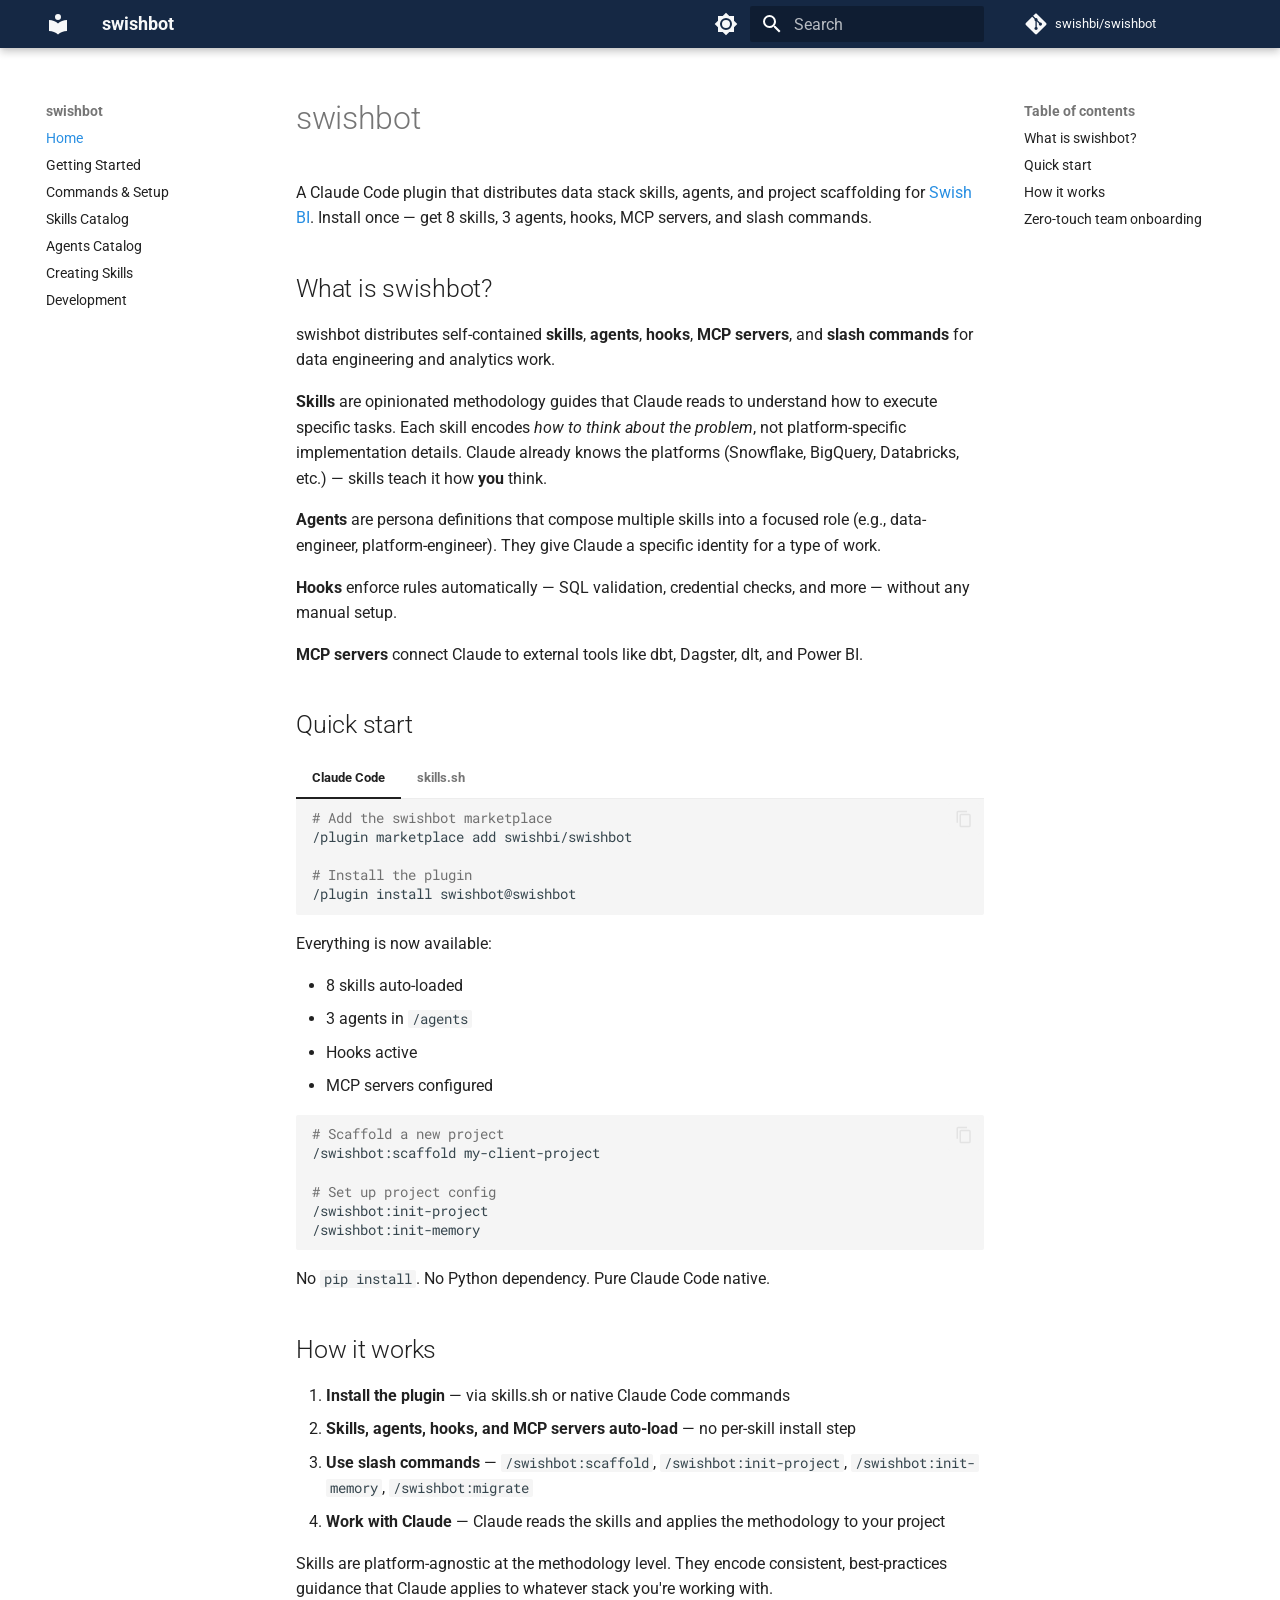
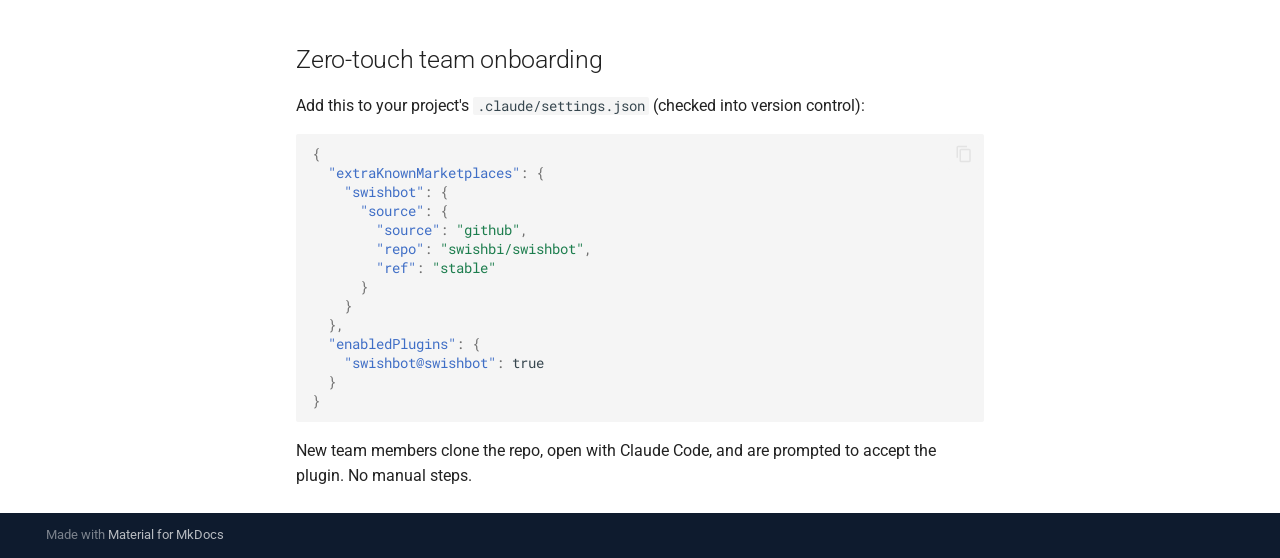
<file: index.html>
<!doctype html>
<html lang="en" class="no-js">
  <head>
    
      <meta charset="utf-8">
      <meta name="viewport" content="width=device-width,initial-scale=1">
      
        <meta name="description" content="Install data stack skills into your Claude environment">
      
      
      
        <link rel="canonical" href="https://swishbi.github.io/swishbot/">
      
      
      
        <link rel="next" href="getting-started/">
      
      
        
      
      
      <link rel="icon" href="assets/images/favicon.png">
      <meta name="generator" content="mkdocs-1.6.1, mkdocs-material-9.7.3">
    
    
      
        <title>swishbot</title>
      
    
    
      <link rel="stylesheet" href="assets/stylesheets/main.484c7ddc.min.css">
      
        
        <link rel="stylesheet" href="assets/stylesheets/palette.ab4e12ef.min.css">
      
      


    
    
      
    
    
      
        
        
        <link rel="preconnect" href="https://fonts.gstatic.com" crossorigin>
        <link rel="stylesheet" href="https://fonts.googleapis.com/css?family=Roboto:300,300i,400,400i,700,700i%7CRoboto+Mono:400,400i,700,700i&display=fallback">
        <style>:root{--md-text-font:"Roboto";--md-code-font:"Roboto Mono"}</style>
      
    
    
      <link rel="stylesheet" href="stylesheets/extra.css">
    
    <script>__md_scope=new URL(".",location),__md_hash=e=>[...e].reduce(((e,_)=>(e<<5)-e+_.charCodeAt(0)),0),__md_get=(e,_=localStorage,t=__md_scope)=>JSON.parse(_.getItem(t.pathname+"."+e)),__md_set=(e,_,t=localStorage,a=__md_scope)=>{try{t.setItem(a.pathname+"."+e,JSON.stringify(_))}catch(e){}}</script>
    
      

    
    
  </head>
  
  
    
    
      
    
    
    
    
    <body dir="ltr" data-md-color-scheme="default" data-md-color-primary="custom" data-md-color-accent="custom">
  
    
    <input class="md-toggle" data-md-toggle="drawer" type="checkbox" id="__drawer" autocomplete="off">
    <input class="md-toggle" data-md-toggle="search" type="checkbox" id="__search" autocomplete="off">
    <label class="md-overlay" for="__drawer"></label>
    <div data-md-component="skip">
      
        
        <a href="#swishbot" class="md-skip">
          Skip to content
        </a>
      
    </div>
    <div data-md-component="announce">
      
    </div>
    
    
      

  

<header class="md-header md-header--shadow" data-md-component="header">
  <nav class="md-header__inner md-grid" aria-label="Header">
    <a href="." title="swishbot" class="md-header__button md-logo" aria-label="swishbot" data-md-component="logo">
      
  
  <svg xmlns="http://www.w3.org/2000/svg" viewBox="0 0 24 24"><path d="M12 8a3 3 0 0 0 3-3 3 3 0 0 0-3-3 3 3 0 0 0-3 3 3 3 0 0 0 3 3m0 3.54C9.64 9.35 6.5 8 3 8v11c3.5 0 6.64 1.35 9 3.54 2.36-2.19 5.5-3.54 9-3.54V8c-3.5 0-6.64 1.35-9 3.54"/></svg>

    </a>
    <label class="md-header__button md-icon" for="__drawer">
      
      <svg xmlns="http://www.w3.org/2000/svg" viewBox="0 0 24 24"><path d="M3 6h18v2H3zm0 5h18v2H3zm0 5h18v2H3z"/></svg>
    </label>
    <div class="md-header__title" data-md-component="header-title">
      <div class="md-header__ellipsis">
        <div class="md-header__topic">
          <span class="md-ellipsis">
            swishbot
          </span>
        </div>
        <div class="md-header__topic" data-md-component="header-topic">
          <span class="md-ellipsis">
            
              Home
            
          </span>
        </div>
      </div>
    </div>
    
      
        <form class="md-header__option" data-md-component="palette">
  
    
    
    
    <input class="md-option" data-md-color-media="" data-md-color-scheme="default" data-md-color-primary="custom" data-md-color-accent="custom"  aria-label="Switch to dark mode"  type="radio" name="__palette" id="__palette_0">
    
      <label class="md-header__button md-icon" title="Switch to dark mode" for="__palette_1" hidden>
        <svg xmlns="http://www.w3.org/2000/svg" viewBox="0 0 24 24"><path d="M12 8a4 4 0 0 0-4 4 4 4 0 0 0 4 4 4 4 0 0 0 4-4 4 4 0 0 0-4-4m0 10a6 6 0 0 1-6-6 6 6 0 0 1 6-6 6 6 0 0 1 6 6 6 6 0 0 1-6 6m8-9.31V4h-4.69L12 .69 8.69 4H4v4.69L.69 12 4 15.31V20h4.69L12 23.31 15.31 20H20v-4.69L23.31 12z"/></svg>
      </label>
    
  
    
    
    
    <input class="md-option" data-md-color-media="" data-md-color-scheme="slate" data-md-color-primary="custom" data-md-color-accent="custom"  aria-label="Switch to light mode"  type="radio" name="__palette" id="__palette_1">
    
      <label class="md-header__button md-icon" title="Switch to light mode" for="__palette_0" hidden>
        <svg xmlns="http://www.w3.org/2000/svg" viewBox="0 0 24 24"><path d="M12 18c-.89 0-1.74-.2-2.5-.55C11.56 16.5 13 14.42 13 12s-1.44-4.5-3.5-5.45C10.26 6.2 11.11 6 12 6a6 6 0 0 1 6 6 6 6 0 0 1-6 6m8-9.31V4h-4.69L12 .69 8.69 4H4v4.69L.69 12 4 15.31V20h4.69L12 23.31 15.31 20H20v-4.69L23.31 12z"/></svg>
      </label>
    
  
</form>
      
    
    
      <script>var palette=__md_get("__palette");if(palette&&palette.color){if("(prefers-color-scheme)"===palette.color.media){var media=matchMedia("(prefers-color-scheme: light)"),input=document.querySelector(media.matches?"[data-md-color-media='(prefers-color-scheme: light)']":"[data-md-color-media='(prefers-color-scheme: dark)']");palette.color.media=input.getAttribute("data-md-color-media"),palette.color.scheme=input.getAttribute("data-md-color-scheme"),palette.color.primary=input.getAttribute("data-md-color-primary"),palette.color.accent=input.getAttribute("data-md-color-accent")}for(var[key,value]of Object.entries(palette.color))document.body.setAttribute("data-md-color-"+key,value)}</script>
    
    
    
      
      
        <label class="md-header__button md-icon" for="__search">
          
          <svg xmlns="http://www.w3.org/2000/svg" viewBox="0 0 24 24"><path d="M9.5 3A6.5 6.5 0 0 1 16 9.5c0 1.61-.59 3.09-1.56 4.23l.27.27h.79l5 5-1.5 1.5-5-5v-.79l-.27-.27A6.52 6.52 0 0 1 9.5 16 6.5 6.5 0 0 1 3 9.5 6.5 6.5 0 0 1 9.5 3m0 2C7 5 5 7 5 9.5S7 14 9.5 14 14 12 14 9.5 12 5 9.5 5"/></svg>
        </label>
        <div class="md-search" data-md-component="search" role="dialog">
  <label class="md-search__overlay" for="__search"></label>
  <div class="md-search__inner" role="search">
    <form class="md-search__form" name="search">
      <input type="text" class="md-search__input" name="query" aria-label="Search" placeholder="Search" autocapitalize="off" autocorrect="off" autocomplete="off" spellcheck="false" data-md-component="search-query" required>
      <label class="md-search__icon md-icon" for="__search">
        
        <svg xmlns="http://www.w3.org/2000/svg" viewBox="0 0 24 24"><path d="M9.5 3A6.5 6.5 0 0 1 16 9.5c0 1.61-.59 3.09-1.56 4.23l.27.27h.79l5 5-1.5 1.5-5-5v-.79l-.27-.27A6.52 6.52 0 0 1 9.5 16 6.5 6.5 0 0 1 3 9.5 6.5 6.5 0 0 1 9.5 3m0 2C7 5 5 7 5 9.5S7 14 9.5 14 14 12 14 9.5 12 5 9.5 5"/></svg>
        
        <svg xmlns="http://www.w3.org/2000/svg" viewBox="0 0 24 24"><path d="M20 11v2H8l5.5 5.5-1.42 1.42L4.16 12l7.92-7.92L13.5 5.5 8 11z"/></svg>
      </label>
      <nav class="md-search__options" aria-label="Search">
        
        <button type="reset" class="md-search__icon md-icon" title="Clear" aria-label="Clear" tabindex="-1">
          
          <svg xmlns="http://www.w3.org/2000/svg" viewBox="0 0 24 24"><path d="M19 6.41 17.59 5 12 10.59 6.41 5 5 6.41 10.59 12 5 17.59 6.41 19 12 13.41 17.59 19 19 17.59 13.41 12z"/></svg>
        </button>
      </nav>
      
    </form>
    <div class="md-search__output">
      <div class="md-search__scrollwrap" tabindex="0" data-md-scrollfix>
        <div class="md-search-result" data-md-component="search-result">
          <div class="md-search-result__meta">
            Initializing search
          </div>
          <ol class="md-search-result__list" role="presentation"></ol>
        </div>
      </div>
    </div>
  </div>
</div>
      
    
    
      <div class="md-header__source">
        <a href="https://github.com/swishbi/swishbot" title="Go to repository" class="md-source" data-md-component="source">
  <div class="md-source__icon md-icon">
    
    <svg xmlns="http://www.w3.org/2000/svg" viewBox="0 0 448 512"><!--! Font Awesome Free 7.1.0 by @fontawesome - https://fontawesome.com License - https://fontawesome.com/license/free (Icons: CC BY 4.0, Fonts: SIL OFL 1.1, Code: MIT License) Copyright 2025 Fonticons, Inc.--><path d="M439.6 236.1 244 40.5c-5.4-5.5-12.8-8.5-20.4-8.5s-15 3-20.4 8.4L162.5 81l51.5 51.5c27.1-9.1 52.7 16.8 43.4 43.7l49.7 49.7c34.2-11.8 61.2 31 35.5 56.7-26.5 26.5-70.2-2.9-56-37.3L240.3 199v121.9c25.3 12.5 22.3 41.8 9.1 55-6.4 6.4-15.2 10.1-24.3 10.1s-17.8-3.6-24.3-10.1c-17.6-17.6-11.1-46.9 11.2-56v-123c-20.8-8.5-24.6-30.7-18.6-45L142.6 101 8.5 235.1C3 240.6 0 247.9 0 255.5s3 15 8.5 20.4l195.6 195.7c5.4 5.4 12.7 8.4 20.4 8.4s15-3 20.4-8.4l194.7-194.7c5.4-5.4 8.4-12.8 8.4-20.4s-3-15-8.4-20.4"/></svg>
  </div>
  <div class="md-source__repository">
    swishbi/swishbot
  </div>
</a>
      </div>
    
  </nav>
  
</header>
    
    <div class="md-container" data-md-component="container">
      
      
        
          
        
      
      <main class="md-main" data-md-component="main">
        <div class="md-main__inner md-grid">
          
            
              
              <div class="md-sidebar md-sidebar--primary" data-md-component="sidebar" data-md-type="navigation" >
                <div class="md-sidebar__scrollwrap">
                  <div class="md-sidebar__inner">
                    



<nav class="md-nav md-nav--primary" aria-label="Navigation" data-md-level="0">
  <label class="md-nav__title" for="__drawer">
    <a href="." title="swishbot" class="md-nav__button md-logo" aria-label="swishbot" data-md-component="logo">
      
  
  <svg xmlns="http://www.w3.org/2000/svg" viewBox="0 0 24 24"><path d="M12 8a3 3 0 0 0 3-3 3 3 0 0 0-3-3 3 3 0 0 0-3 3 3 3 0 0 0 3 3m0 3.54C9.64 9.35 6.5 8 3 8v11c3.5 0 6.64 1.35 9 3.54 2.36-2.19 5.5-3.54 9-3.54V8c-3.5 0-6.64 1.35-9 3.54"/></svg>

    </a>
    swishbot
  </label>
  
    <div class="md-nav__source">
      <a href="https://github.com/swishbi/swishbot" title="Go to repository" class="md-source" data-md-component="source">
  <div class="md-source__icon md-icon">
    
    <svg xmlns="http://www.w3.org/2000/svg" viewBox="0 0 448 512"><!--! Font Awesome Free 7.1.0 by @fontawesome - https://fontawesome.com License - https://fontawesome.com/license/free (Icons: CC BY 4.0, Fonts: SIL OFL 1.1, Code: MIT License) Copyright 2025 Fonticons, Inc.--><path d="M439.6 236.1 244 40.5c-5.4-5.5-12.8-8.5-20.4-8.5s-15 3-20.4 8.4L162.5 81l51.5 51.5c27.1-9.1 52.7 16.8 43.4 43.7l49.7 49.7c34.2-11.8 61.2 31 35.5 56.7-26.5 26.5-70.2-2.9-56-37.3L240.3 199v121.9c25.3 12.5 22.3 41.8 9.1 55-6.4 6.4-15.2 10.1-24.3 10.1s-17.8-3.6-24.3-10.1c-17.6-17.6-11.1-46.9 11.2-56v-123c-20.8-8.5-24.6-30.7-18.6-45L142.6 101 8.5 235.1C3 240.6 0 247.9 0 255.5s3 15 8.5 20.4l195.6 195.7c5.4 5.4 12.7 8.4 20.4 8.4s15-3 20.4-8.4l194.7-194.7c5.4-5.4 8.4-12.8 8.4-20.4s-3-15-8.4-20.4"/></svg>
  </div>
  <div class="md-source__repository">
    swishbi/swishbot
  </div>
</a>
    </div>
  
  <ul class="md-nav__list" data-md-scrollfix>
    
      
      
  
  
    
  
  
  
    <li class="md-nav__item md-nav__item--active">
      
      <input class="md-nav__toggle md-toggle" type="checkbox" id="__toc">
      
      
        
      
      
        <label class="md-nav__link md-nav__link--active" for="__toc">
          
  
  
  <span class="md-ellipsis">
    
  
    Home
  

    
  </span>
  
  

          <span class="md-nav__icon md-icon"></span>
        </label>
      
      <a href="." class="md-nav__link md-nav__link--active">
        
  
  
  <span class="md-ellipsis">
    
  
    Home
  

    
  </span>
  
  

      </a>
      
        

<nav class="md-nav md-nav--secondary" aria-label="Table of contents">
  
  
  
    
  
  
    <label class="md-nav__title" for="__toc">
      <span class="md-nav__icon md-icon"></span>
      Table of contents
    </label>
    <ul class="md-nav__list" data-md-component="toc" data-md-scrollfix>
      
        <li class="md-nav__item">
  <a href="#what-is-swishbot" class="md-nav__link">
    <span class="md-ellipsis">
      
        What is swishbot?
      
    </span>
  </a>
  
</li>
      
        <li class="md-nav__item">
  <a href="#quick-start" class="md-nav__link">
    <span class="md-ellipsis">
      
        Quick start
      
    </span>
  </a>
  
</li>
      
        <li class="md-nav__item">
  <a href="#how-it-works" class="md-nav__link">
    <span class="md-ellipsis">
      
        How it works
      
    </span>
  </a>
  
</li>
      
        <li class="md-nav__item">
  <a href="#zero-touch-team-onboarding" class="md-nav__link">
    <span class="md-ellipsis">
      
        Zero-touch team onboarding
      
    </span>
  </a>
  
</li>
      
    </ul>
  
</nav>
      
    </li>
  

    
      
      
  
  
  
  
    <li class="md-nav__item">
      <a href="getting-started/" class="md-nav__link">
        
  
  
  <span class="md-ellipsis">
    
  
    Getting Started
  

    
  </span>
  
  

      </a>
    </li>
  

    
      
      
  
  
  
  
    <li class="md-nav__item">
      <a href="commands-and-setup/" class="md-nav__link">
        
  
  
  <span class="md-ellipsis">
    
  
    Commands & Setup
  

    
  </span>
  
  

      </a>
    </li>
  

    
      
      
  
  
  
  
    <li class="md-nav__item">
      <a href="skills/" class="md-nav__link">
        
  
  
  <span class="md-ellipsis">
    
  
    Skills Catalog
  

    
  </span>
  
  

      </a>
    </li>
  

    
      
      
  
  
  
  
    <li class="md-nav__item">
      <a href="agents/" class="md-nav__link">
        
  
  
  <span class="md-ellipsis">
    
  
    Agents Catalog
  

    
  </span>
  
  

      </a>
    </li>
  

    
      
      
  
  
  
  
    <li class="md-nav__item">
      <a href="creating-skills/" class="md-nav__link">
        
  
  
  <span class="md-ellipsis">
    
  
    Creating Skills
  

    
  </span>
  
  

      </a>
    </li>
  

    
      
      
  
  
  
  
    <li class="md-nav__item">
      <a href="development/" class="md-nav__link">
        
  
  
  <span class="md-ellipsis">
    
  
    Development
  

    
  </span>
  
  

      </a>
    </li>
  

    
  </ul>
</nav>
                  </div>
                </div>
              </div>
            
            
              
              <div class="md-sidebar md-sidebar--secondary" data-md-component="sidebar" data-md-type="toc" >
                <div class="md-sidebar__scrollwrap">
                  <div class="md-sidebar__inner">
                    

<nav class="md-nav md-nav--secondary" aria-label="Table of contents">
  
  
  
    
  
  
    <label class="md-nav__title" for="__toc">
      <span class="md-nav__icon md-icon"></span>
      Table of contents
    </label>
    <ul class="md-nav__list" data-md-component="toc" data-md-scrollfix>
      
        <li class="md-nav__item">
  <a href="#what-is-swishbot" class="md-nav__link">
    <span class="md-ellipsis">
      
        What is swishbot?
      
    </span>
  </a>
  
</li>
      
        <li class="md-nav__item">
  <a href="#quick-start" class="md-nav__link">
    <span class="md-ellipsis">
      
        Quick start
      
    </span>
  </a>
  
</li>
      
        <li class="md-nav__item">
  <a href="#how-it-works" class="md-nav__link">
    <span class="md-ellipsis">
      
        How it works
      
    </span>
  </a>
  
</li>
      
        <li class="md-nav__item">
  <a href="#zero-touch-team-onboarding" class="md-nav__link">
    <span class="md-ellipsis">
      
        Zero-touch team onboarding
      
    </span>
  </a>
  
</li>
      
    </ul>
  
</nav>
                  </div>
                </div>
              </div>
            
          
          
            <div class="md-content" data-md-component="content">
              
              <article class="md-content__inner md-typeset">
                
                  


  
  


<h1 id="swishbot">swishbot</h1>
<p>A Claude Code plugin that distributes data stack skills, agents, and project scaffolding for <a href="https://swishbi.com">Swish BI</a>. Install once — get 8 skills, 3 agents, hooks, MCP servers, and slash commands.</p>
<h2 id="what-is-swishbot">What is swishbot?</h2>
<p>swishbot distributes self-contained <strong>skills</strong>, <strong>agents</strong>, <strong>hooks</strong>, <strong>MCP servers</strong>, and <strong>slash commands</strong> for data engineering and analytics work.</p>
<p><strong>Skills</strong> are opinionated methodology guides that Claude reads to understand how to execute specific tasks. Each skill encodes <em>how to think about the problem</em>, not platform-specific implementation details. Claude already knows the platforms (Snowflake, BigQuery, Databricks, etc.) — skills teach it how <strong>you</strong> think.</p>
<p><strong>Agents</strong> are persona definitions that compose multiple skills into a focused role (e.g., data-engineer, platform-engineer). They give Claude a specific identity for a type of work.</p>
<p><strong>Hooks</strong> enforce rules automatically — SQL validation, credential checks, and more — without any manual setup.</p>
<p><strong>MCP servers</strong> connect Claude to external tools like dbt, Dagster, dlt, and Power BI.</p>
<h2 id="quick-start">Quick start</h2>
<div class="tabbed-set tabbed-alternate" data-tabs="1:2"><input checked="checked" id="__tabbed_1_1" name="__tabbed_1" type="radio" /><input id="__tabbed_1_2" name="__tabbed_1" type="radio" /><div class="tabbed-labels"><label for="__tabbed_1_1">Claude Code</label><label for="__tabbed_1_2">skills.sh</label></div>
<div class="tabbed-content">
<div class="tabbed-block">
<div class="highlight"><pre><span></span><code><span class="c1"># Add the swishbot marketplace</span>
/plugin<span class="w"> </span>marketplace<span class="w"> </span>add<span class="w"> </span>swishbi/swishbot

<span class="c1"># Install the plugin</span>
/plugin<span class="w"> </span>install<span class="w"> </span>swishbot@swishbot
</code></pre></div>
</div>
<div class="tabbed-block">
<div class="highlight"><pre><span></span><code>npx<span class="w"> </span>skills<span class="w"> </span>add<span class="w"> </span>swishbi/swishbot
</code></pre></div>
<p>Follow the interactive prompts to install.</p>
</div>
</div>
</div>
<p>Everything is now available:</p>
<ul>
<li>8 skills auto-loaded</li>
<li>3 agents in <code>/agents</code></li>
<li>Hooks active</li>
<li>MCP servers configured</li>
</ul>
<div class="highlight"><pre><span></span><code><span class="c1"># Scaffold a new project</span>
/swishbot:scaffold<span class="w"> </span>my-client-project

<span class="c1"># Set up project config</span>
/swishbot:init-project
/swishbot:init-memory
</code></pre></div>
<p>No <code>pip install</code>. No Python dependency. Pure Claude Code native.</p>
<h2 id="how-it-works">How it works</h2>
<ol>
<li><strong>Install the plugin</strong> — via skills.sh or native Claude Code commands</li>
<li><strong>Skills, agents, hooks, and MCP servers auto-load</strong> — no per-skill install step</li>
<li><strong>Use slash commands</strong> — <code>/swishbot:scaffold</code>, <code>/swishbot:init-project</code>, <code>/swishbot:init-memory</code>, <code>/swishbot:migrate</code></li>
<li><strong>Work with Claude</strong> — Claude reads the skills and applies the methodology to your project</li>
</ol>
<p>Skills are platform-agnostic at the methodology level. They encode consistent, best-practices guidance that Claude applies to whatever stack you're working with.</p>
<h2 id="zero-touch-team-onboarding">Zero-touch team onboarding</h2>
<p>Add this to your project's <code>.claude/settings.json</code> (checked into version control):</p>
<div class="highlight"><pre><span></span><code><span class="p">{</span>
<span class="w">  </span><span class="nt">&quot;extraKnownMarketplaces&quot;</span><span class="p">:</span><span class="w"> </span><span class="p">{</span>
<span class="w">    </span><span class="nt">&quot;swishbot&quot;</span><span class="p">:</span><span class="w"> </span><span class="p">{</span>
<span class="w">      </span><span class="nt">&quot;source&quot;</span><span class="p">:</span><span class="w"> </span><span class="p">{</span>
<span class="w">        </span><span class="nt">&quot;source&quot;</span><span class="p">:</span><span class="w"> </span><span class="s2">&quot;github&quot;</span><span class="p">,</span>
<span class="w">        </span><span class="nt">&quot;repo&quot;</span><span class="p">:</span><span class="w"> </span><span class="s2">&quot;swishbi/swishbot&quot;</span><span class="p">,</span>
<span class="w">        </span><span class="nt">&quot;ref&quot;</span><span class="p">:</span><span class="w"> </span><span class="s2">&quot;stable&quot;</span>
<span class="w">      </span><span class="p">}</span>
<span class="w">    </span><span class="p">}</span>
<span class="w">  </span><span class="p">},</span>
<span class="w">  </span><span class="nt">&quot;enabledPlugins&quot;</span><span class="p">:</span><span class="w"> </span><span class="p">{</span>
<span class="w">    </span><span class="nt">&quot;swishbot@swishbot&quot;</span><span class="p">:</span><span class="w"> </span><span class="kc">true</span>
<span class="w">  </span><span class="p">}</span>
<span class="p">}</span>
</code></pre></div>
<p>New team members clone the repo, open with Claude Code, and are prompted to accept the plugin. No manual steps.</p>












                
              </article>
            </div>
          
          
<script>var target=document.getElementById(location.hash.slice(1));target&&target.name&&(target.checked=target.name.startsWith("__tabbed_"))</script>
        </div>
        
          <button type="button" class="md-top md-icon" data-md-component="top" hidden>
  
  <svg xmlns="http://www.w3.org/2000/svg" viewBox="0 0 24 24"><path d="M13 20h-2V8l-5.5 5.5-1.42-1.42L12 4.16l7.92 7.92-1.42 1.42L13 8z"/></svg>
  Back to top
</button>
        
      </main>
      
        <footer class="md-footer">
  
  <div class="md-footer-meta md-typeset">
    <div class="md-footer-meta__inner md-grid">
      <div class="md-copyright">
  
  
    Made with
    <a href="https://squidfunk.github.io/mkdocs-material/" target="_blank" rel="noopener">
      Material for MkDocs
    </a>
  
</div>
      
    </div>
  </div>
</footer>
      
    </div>
    <div class="md-dialog" data-md-component="dialog">
      <div class="md-dialog__inner md-typeset"></div>
    </div>
    
    
    
      
      
      <script id="__config" type="application/json">{"annotate": null, "base": ".", "features": ["content.code.copy", "navigation.sections", "navigation.expand", "navigation.top"], "search": "assets/javascripts/workers/search.2c215733.min.js", "tags": null, "translations": {"clipboard.copied": "Copied to clipboard", "clipboard.copy": "Copy to clipboard", "search.result.more.one": "1 more on this page", "search.result.more.other": "# more on this page", "search.result.none": "No matching documents", "search.result.one": "1 matching document", "search.result.other": "# matching documents", "search.result.placeholder": "Type to start searching", "search.result.term.missing": "Missing", "select.version": "Select version"}, "version": null}</script>
    
    
      <script src="assets/javascripts/bundle.79ae519e.min.js"></script>
      
    
  </body>
</html>
</file>
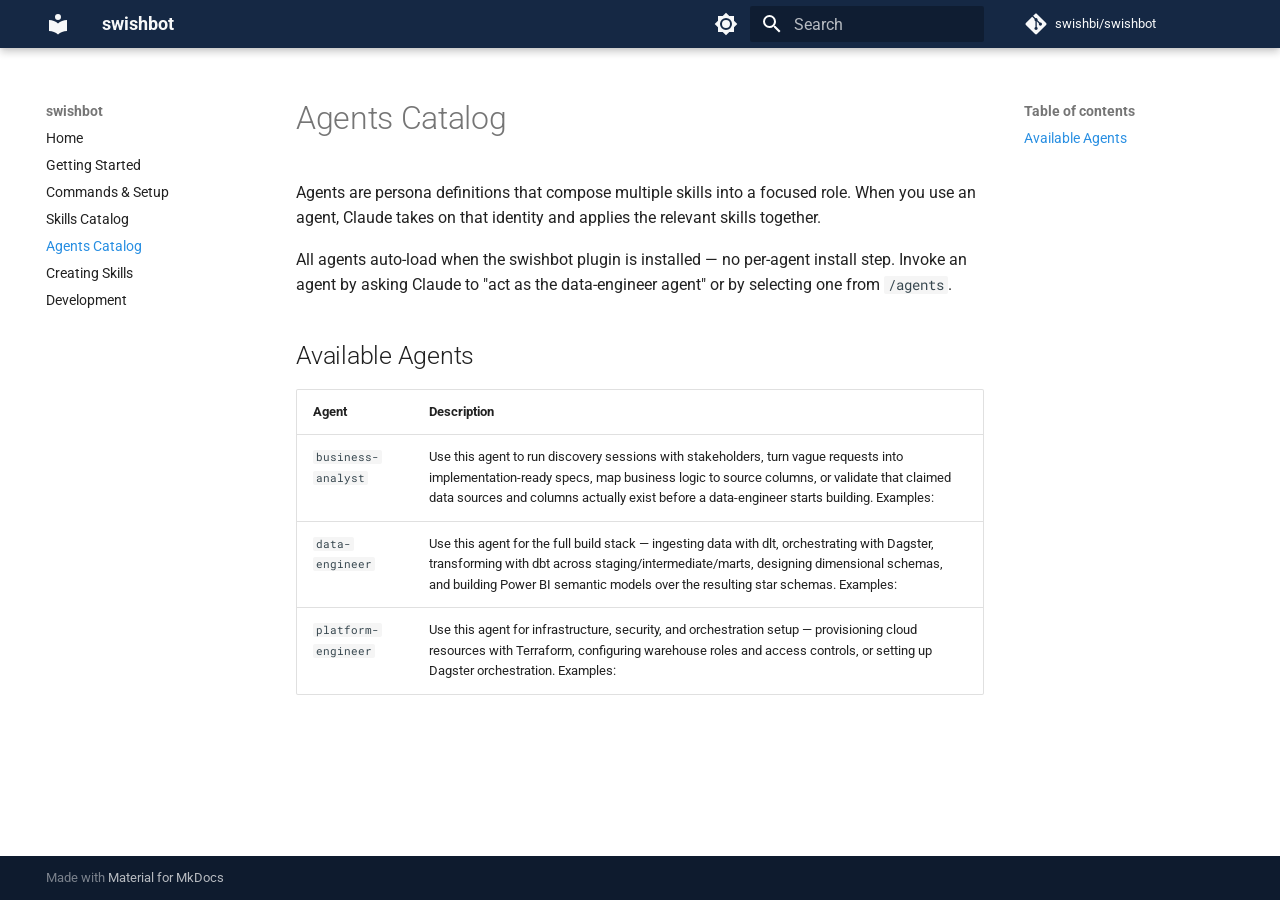
<file: agents/index.html>
<!doctype html>
<html lang="en" class="no-js">
  <head>
    
      <meta charset="utf-8">
      <meta name="viewport" content="width=device-width,initial-scale=1">
      
        <meta name="description" content="Install data stack skills into your Claude environment">
      
      
      
        <link rel="canonical" href="https://swishbi.github.io/swishbot/agents/">
      
      
        <link rel="prev" href="../skills/">
      
      
        <link rel="next" href="../creating-skills/">
      
      
        
      
      
      <link rel="icon" href="../assets/images/favicon.png">
      <meta name="generator" content="mkdocs-1.6.1, mkdocs-material-9.7.3">
    
    
      
        <title>Agents Catalog - swishbot</title>
      
    
    
      <link rel="stylesheet" href="../assets/stylesheets/main.484c7ddc.min.css">
      
        
        <link rel="stylesheet" href="../assets/stylesheets/palette.ab4e12ef.min.css">
      
      


    
    
      
    
    
      
        
        
        <link rel="preconnect" href="https://fonts.gstatic.com" crossorigin>
        <link rel="stylesheet" href="https://fonts.googleapis.com/css?family=Roboto:300,300i,400,400i,700,700i%7CRoboto+Mono:400,400i,700,700i&display=fallback">
        <style>:root{--md-text-font:"Roboto";--md-code-font:"Roboto Mono"}</style>
      
    
    
      <link rel="stylesheet" href="../stylesheets/extra.css">
    
    <script>__md_scope=new URL("..",location),__md_hash=e=>[...e].reduce(((e,_)=>(e<<5)-e+_.charCodeAt(0)),0),__md_get=(e,_=localStorage,t=__md_scope)=>JSON.parse(_.getItem(t.pathname+"."+e)),__md_set=(e,_,t=localStorage,a=__md_scope)=>{try{t.setItem(a.pathname+"."+e,JSON.stringify(_))}catch(e){}}</script>
    
      

    
    
  </head>
  
  
    
    
      
    
    
    
    
    <body dir="ltr" data-md-color-scheme="default" data-md-color-primary="custom" data-md-color-accent="custom">
  
    
    <input class="md-toggle" data-md-toggle="drawer" type="checkbox" id="__drawer" autocomplete="off">
    <input class="md-toggle" data-md-toggle="search" type="checkbox" id="__search" autocomplete="off">
    <label class="md-overlay" for="__drawer"></label>
    <div data-md-component="skip">
      
        
        <a href="#agents-catalog" class="md-skip">
          Skip to content
        </a>
      
    </div>
    <div data-md-component="announce">
      
    </div>
    
    
      

  

<header class="md-header md-header--shadow" data-md-component="header">
  <nav class="md-header__inner md-grid" aria-label="Header">
    <a href=".." title="swishbot" class="md-header__button md-logo" aria-label="swishbot" data-md-component="logo">
      
  
  <svg xmlns="http://www.w3.org/2000/svg" viewBox="0 0 24 24"><path d="M12 8a3 3 0 0 0 3-3 3 3 0 0 0-3-3 3 3 0 0 0-3 3 3 3 0 0 0 3 3m0 3.54C9.64 9.35 6.5 8 3 8v11c3.5 0 6.64 1.35 9 3.54 2.36-2.19 5.5-3.54 9-3.54V8c-3.5 0-6.64 1.35-9 3.54"/></svg>

    </a>
    <label class="md-header__button md-icon" for="__drawer">
      
      <svg xmlns="http://www.w3.org/2000/svg" viewBox="0 0 24 24"><path d="M3 6h18v2H3zm0 5h18v2H3zm0 5h18v2H3z"/></svg>
    </label>
    <div class="md-header__title" data-md-component="header-title">
      <div class="md-header__ellipsis">
        <div class="md-header__topic">
          <span class="md-ellipsis">
            swishbot
          </span>
        </div>
        <div class="md-header__topic" data-md-component="header-topic">
          <span class="md-ellipsis">
            
              Agents Catalog
            
          </span>
        </div>
      </div>
    </div>
    
      
        <form class="md-header__option" data-md-component="palette">
  
    
    
    
    <input class="md-option" data-md-color-media="" data-md-color-scheme="default" data-md-color-primary="custom" data-md-color-accent="custom"  aria-label="Switch to dark mode"  type="radio" name="__palette" id="__palette_0">
    
      <label class="md-header__button md-icon" title="Switch to dark mode" for="__palette_1" hidden>
        <svg xmlns="http://www.w3.org/2000/svg" viewBox="0 0 24 24"><path d="M12 8a4 4 0 0 0-4 4 4 4 0 0 0 4 4 4 4 0 0 0 4-4 4 4 0 0 0-4-4m0 10a6 6 0 0 1-6-6 6 6 0 0 1 6-6 6 6 0 0 1 6 6 6 6 0 0 1-6 6m8-9.31V4h-4.69L12 .69 8.69 4H4v4.69L.69 12 4 15.31V20h4.69L12 23.31 15.31 20H20v-4.69L23.31 12z"/></svg>
      </label>
    
  
    
    
    
    <input class="md-option" data-md-color-media="" data-md-color-scheme="slate" data-md-color-primary="custom" data-md-color-accent="custom"  aria-label="Switch to light mode"  type="radio" name="__palette" id="__palette_1">
    
      <label class="md-header__button md-icon" title="Switch to light mode" for="__palette_0" hidden>
        <svg xmlns="http://www.w3.org/2000/svg" viewBox="0 0 24 24"><path d="M12 18c-.89 0-1.74-.2-2.5-.55C11.56 16.5 13 14.42 13 12s-1.44-4.5-3.5-5.45C10.26 6.2 11.11 6 12 6a6 6 0 0 1 6 6 6 6 0 0 1-6 6m8-9.31V4h-4.69L12 .69 8.69 4H4v4.69L.69 12 4 15.31V20h4.69L12 23.31 15.31 20H20v-4.69L23.31 12z"/></svg>
      </label>
    
  
</form>
      
    
    
      <script>var palette=__md_get("__palette");if(palette&&palette.color){if("(prefers-color-scheme)"===palette.color.media){var media=matchMedia("(prefers-color-scheme: light)"),input=document.querySelector(media.matches?"[data-md-color-media='(prefers-color-scheme: light)']":"[data-md-color-media='(prefers-color-scheme: dark)']");palette.color.media=input.getAttribute("data-md-color-media"),palette.color.scheme=input.getAttribute("data-md-color-scheme"),palette.color.primary=input.getAttribute("data-md-color-primary"),palette.color.accent=input.getAttribute("data-md-color-accent")}for(var[key,value]of Object.entries(palette.color))document.body.setAttribute("data-md-color-"+key,value)}</script>
    
    
    
      
      
        <label class="md-header__button md-icon" for="__search">
          
          <svg xmlns="http://www.w3.org/2000/svg" viewBox="0 0 24 24"><path d="M9.5 3A6.5 6.5 0 0 1 16 9.5c0 1.61-.59 3.09-1.56 4.23l.27.27h.79l5 5-1.5 1.5-5-5v-.79l-.27-.27A6.52 6.52 0 0 1 9.5 16 6.5 6.5 0 0 1 3 9.5 6.5 6.5 0 0 1 9.5 3m0 2C7 5 5 7 5 9.5S7 14 9.5 14 14 12 14 9.5 12 5 9.5 5"/></svg>
        </label>
        <div class="md-search" data-md-component="search" role="dialog">
  <label class="md-search__overlay" for="__search"></label>
  <div class="md-search__inner" role="search">
    <form class="md-search__form" name="search">
      <input type="text" class="md-search__input" name="query" aria-label="Search" placeholder="Search" autocapitalize="off" autocorrect="off" autocomplete="off" spellcheck="false" data-md-component="search-query" required>
      <label class="md-search__icon md-icon" for="__search">
        
        <svg xmlns="http://www.w3.org/2000/svg" viewBox="0 0 24 24"><path d="M9.5 3A6.5 6.5 0 0 1 16 9.5c0 1.61-.59 3.09-1.56 4.23l.27.27h.79l5 5-1.5 1.5-5-5v-.79l-.27-.27A6.52 6.52 0 0 1 9.5 16 6.5 6.5 0 0 1 3 9.5 6.5 6.5 0 0 1 9.5 3m0 2C7 5 5 7 5 9.5S7 14 9.5 14 14 12 14 9.5 12 5 9.5 5"/></svg>
        
        <svg xmlns="http://www.w3.org/2000/svg" viewBox="0 0 24 24"><path d="M20 11v2H8l5.5 5.5-1.42 1.42L4.16 12l7.92-7.92L13.5 5.5 8 11z"/></svg>
      </label>
      <nav class="md-search__options" aria-label="Search">
        
        <button type="reset" class="md-search__icon md-icon" title="Clear" aria-label="Clear" tabindex="-1">
          
          <svg xmlns="http://www.w3.org/2000/svg" viewBox="0 0 24 24"><path d="M19 6.41 17.59 5 12 10.59 6.41 5 5 6.41 10.59 12 5 17.59 6.41 19 12 13.41 17.59 19 19 17.59 13.41 12z"/></svg>
        </button>
      </nav>
      
    </form>
    <div class="md-search__output">
      <div class="md-search__scrollwrap" tabindex="0" data-md-scrollfix>
        <div class="md-search-result" data-md-component="search-result">
          <div class="md-search-result__meta">
            Initializing search
          </div>
          <ol class="md-search-result__list" role="presentation"></ol>
        </div>
      </div>
    </div>
  </div>
</div>
      
    
    
      <div class="md-header__source">
        <a href="https://github.com/swishbi/swishbot" title="Go to repository" class="md-source" data-md-component="source">
  <div class="md-source__icon md-icon">
    
    <svg xmlns="http://www.w3.org/2000/svg" viewBox="0 0 448 512"><!--! Font Awesome Free 7.1.0 by @fontawesome - https://fontawesome.com License - https://fontawesome.com/license/free (Icons: CC BY 4.0, Fonts: SIL OFL 1.1, Code: MIT License) Copyright 2025 Fonticons, Inc.--><path d="M439.6 236.1 244 40.5c-5.4-5.5-12.8-8.5-20.4-8.5s-15 3-20.4 8.4L162.5 81l51.5 51.5c27.1-9.1 52.7 16.8 43.4 43.7l49.7 49.7c34.2-11.8 61.2 31 35.5 56.7-26.5 26.5-70.2-2.9-56-37.3L240.3 199v121.9c25.3 12.5 22.3 41.8 9.1 55-6.4 6.4-15.2 10.1-24.3 10.1s-17.8-3.6-24.3-10.1c-17.6-17.6-11.1-46.9 11.2-56v-123c-20.8-8.5-24.6-30.7-18.6-45L142.6 101 8.5 235.1C3 240.6 0 247.9 0 255.5s3 15 8.5 20.4l195.6 195.7c5.4 5.4 12.7 8.4 20.4 8.4s15-3 20.4-8.4l194.7-194.7c5.4-5.4 8.4-12.8 8.4-20.4s-3-15-8.4-20.4"/></svg>
  </div>
  <div class="md-source__repository">
    swishbi/swishbot
  </div>
</a>
      </div>
    
  </nav>
  
</header>
    
    <div class="md-container" data-md-component="container">
      
      
        
          
        
      
      <main class="md-main" data-md-component="main">
        <div class="md-main__inner md-grid">
          
            
              
              <div class="md-sidebar md-sidebar--primary" data-md-component="sidebar" data-md-type="navigation" >
                <div class="md-sidebar__scrollwrap">
                  <div class="md-sidebar__inner">
                    



<nav class="md-nav md-nav--primary" aria-label="Navigation" data-md-level="0">
  <label class="md-nav__title" for="__drawer">
    <a href=".." title="swishbot" class="md-nav__button md-logo" aria-label="swishbot" data-md-component="logo">
      
  
  <svg xmlns="http://www.w3.org/2000/svg" viewBox="0 0 24 24"><path d="M12 8a3 3 0 0 0 3-3 3 3 0 0 0-3-3 3 3 0 0 0-3 3 3 3 0 0 0 3 3m0 3.54C9.64 9.35 6.5 8 3 8v11c3.5 0 6.64 1.35 9 3.54 2.36-2.19 5.5-3.54 9-3.54V8c-3.5 0-6.64 1.35-9 3.54"/></svg>

    </a>
    swishbot
  </label>
  
    <div class="md-nav__source">
      <a href="https://github.com/swishbi/swishbot" title="Go to repository" class="md-source" data-md-component="source">
  <div class="md-source__icon md-icon">
    
    <svg xmlns="http://www.w3.org/2000/svg" viewBox="0 0 448 512"><!--! Font Awesome Free 7.1.0 by @fontawesome - https://fontawesome.com License - https://fontawesome.com/license/free (Icons: CC BY 4.0, Fonts: SIL OFL 1.1, Code: MIT License) Copyright 2025 Fonticons, Inc.--><path d="M439.6 236.1 244 40.5c-5.4-5.5-12.8-8.5-20.4-8.5s-15 3-20.4 8.4L162.5 81l51.5 51.5c27.1-9.1 52.7 16.8 43.4 43.7l49.7 49.7c34.2-11.8 61.2 31 35.5 56.7-26.5 26.5-70.2-2.9-56-37.3L240.3 199v121.9c25.3 12.5 22.3 41.8 9.1 55-6.4 6.4-15.2 10.1-24.3 10.1s-17.8-3.6-24.3-10.1c-17.6-17.6-11.1-46.9 11.2-56v-123c-20.8-8.5-24.6-30.7-18.6-45L142.6 101 8.5 235.1C3 240.6 0 247.9 0 255.5s3 15 8.5 20.4l195.6 195.7c5.4 5.4 12.7 8.4 20.4 8.4s15-3 20.4-8.4l194.7-194.7c5.4-5.4 8.4-12.8 8.4-20.4s-3-15-8.4-20.4"/></svg>
  </div>
  <div class="md-source__repository">
    swishbi/swishbot
  </div>
</a>
    </div>
  
  <ul class="md-nav__list" data-md-scrollfix>
    
      
      
  
  
  
  
    <li class="md-nav__item">
      <a href=".." class="md-nav__link">
        
  
  
  <span class="md-ellipsis">
    
  
    Home
  

    
  </span>
  
  

      </a>
    </li>
  

    
      
      
  
  
  
  
    <li class="md-nav__item">
      <a href="../getting-started/" class="md-nav__link">
        
  
  
  <span class="md-ellipsis">
    
  
    Getting Started
  

    
  </span>
  
  

      </a>
    </li>
  

    
      
      
  
  
  
  
    <li class="md-nav__item">
      <a href="../commands-and-setup/" class="md-nav__link">
        
  
  
  <span class="md-ellipsis">
    
  
    Commands & Setup
  

    
  </span>
  
  

      </a>
    </li>
  

    
      
      
  
  
  
  
    <li class="md-nav__item">
      <a href="../skills/" class="md-nav__link">
        
  
  
  <span class="md-ellipsis">
    
  
    Skills Catalog
  

    
  </span>
  
  

      </a>
    </li>
  

    
      
      
  
  
    
  
  
  
    <li class="md-nav__item md-nav__item--active">
      
      <input class="md-nav__toggle md-toggle" type="checkbox" id="__toc">
      
      
        
      
      
        <label class="md-nav__link md-nav__link--active" for="__toc">
          
  
  
  <span class="md-ellipsis">
    
  
    Agents Catalog
  

    
  </span>
  
  

          <span class="md-nav__icon md-icon"></span>
        </label>
      
      <a href="./" class="md-nav__link md-nav__link--active">
        
  
  
  <span class="md-ellipsis">
    
  
    Agents Catalog
  

    
  </span>
  
  

      </a>
      
        

<nav class="md-nav md-nav--secondary" aria-label="Table of contents">
  
  
  
    
  
  
    <label class="md-nav__title" for="__toc">
      <span class="md-nav__icon md-icon"></span>
      Table of contents
    </label>
    <ul class="md-nav__list" data-md-component="toc" data-md-scrollfix>
      
        <li class="md-nav__item">
  <a href="#available-agents" class="md-nav__link">
    <span class="md-ellipsis">
      
        Available Agents
      
    </span>
  </a>
  
</li>
      
    </ul>
  
</nav>
      
    </li>
  

    
      
      
  
  
  
  
    <li class="md-nav__item">
      <a href="../creating-skills/" class="md-nav__link">
        
  
  
  <span class="md-ellipsis">
    
  
    Creating Skills
  

    
  </span>
  
  

      </a>
    </li>
  

    
      
      
  
  
  
  
    <li class="md-nav__item">
      <a href="../development/" class="md-nav__link">
        
  
  
  <span class="md-ellipsis">
    
  
    Development
  

    
  </span>
  
  

      </a>
    </li>
  

    
  </ul>
</nav>
                  </div>
                </div>
              </div>
            
            
              
              <div class="md-sidebar md-sidebar--secondary" data-md-component="sidebar" data-md-type="toc" >
                <div class="md-sidebar__scrollwrap">
                  <div class="md-sidebar__inner">
                    

<nav class="md-nav md-nav--secondary" aria-label="Table of contents">
  
  
  
    
  
  
    <label class="md-nav__title" for="__toc">
      <span class="md-nav__icon md-icon"></span>
      Table of contents
    </label>
    <ul class="md-nav__list" data-md-component="toc" data-md-scrollfix>
      
        <li class="md-nav__item">
  <a href="#available-agents" class="md-nav__link">
    <span class="md-ellipsis">
      
        Available Agents
      
    </span>
  </a>
  
</li>
      
    </ul>
  
</nav>
                  </div>
                </div>
              </div>
            
          
          
            <div class="md-content" data-md-component="content">
              
              <article class="md-content__inner md-typeset">
                
                  


  
  


<h1 id="agents-catalog">Agents Catalog</h1>
<p>Agents are persona definitions that compose multiple skills into a focused role. When you use an agent, Claude takes on that identity and applies the relevant skills together.</p>
<p>All agents auto-load when the swishbot plugin is installed — no per-agent install step. Invoke an agent by asking Claude to "act as the data-engineer agent" or by selecting one from <code>/agents</code>.</p>
<h2 id="available-agents">Available Agents</h2>
<table>
<thead>
<tr>
<th>Agent</th>
<th>Description</th>
</tr>
</thead>
<tbody>
<tr>
<td><code>business-analyst</code></td>
<td>Use this agent to run discovery sessions with stakeholders, turn vague requests into implementation-ready specs, map business logic to source columns, or validate that claimed data sources and columns actually exist before a data-engineer starts building. Examples:</td>
</tr>
<tr>
<td><code>data-engineer</code></td>
<td>Use this agent for the full build stack — ingesting data with dlt, orchestrating with Dagster, transforming with dbt across staging/intermediate/marts, designing dimensional schemas, and building Power BI semantic models over the resulting star schemas. Examples:</td>
</tr>
<tr>
<td><code>platform-engineer</code></td>
<td>Use this agent for infrastructure, security, and orchestration setup — provisioning cloud resources with Terraform, configuring warehouse roles and access controls, or setting up Dagster orchestration. Examples:</td>
</tr>
</tbody>
</table>












                
              </article>
            </div>
          
          
<script>var target=document.getElementById(location.hash.slice(1));target&&target.name&&(target.checked=target.name.startsWith("__tabbed_"))</script>
        </div>
        
          <button type="button" class="md-top md-icon" data-md-component="top" hidden>
  
  <svg xmlns="http://www.w3.org/2000/svg" viewBox="0 0 24 24"><path d="M13 20h-2V8l-5.5 5.5-1.42-1.42L12 4.16l7.92 7.92-1.42 1.42L13 8z"/></svg>
  Back to top
</button>
        
      </main>
      
        <footer class="md-footer">
  
  <div class="md-footer-meta md-typeset">
    <div class="md-footer-meta__inner md-grid">
      <div class="md-copyright">
  
  
    Made with
    <a href="https://squidfunk.github.io/mkdocs-material/" target="_blank" rel="noopener">
      Material for MkDocs
    </a>
  
</div>
      
    </div>
  </div>
</footer>
      
    </div>
    <div class="md-dialog" data-md-component="dialog">
      <div class="md-dialog__inner md-typeset"></div>
    </div>
    
    
    
      
      
      <script id="__config" type="application/json">{"annotate": null, "base": "..", "features": ["content.code.copy", "navigation.sections", "navigation.expand", "navigation.top"], "search": "../assets/javascripts/workers/search.2c215733.min.js", "tags": null, "translations": {"clipboard.copied": "Copied to clipboard", "clipboard.copy": "Copy to clipboard", "search.result.more.one": "1 more on this page", "search.result.more.other": "# more on this page", "search.result.none": "No matching documents", "search.result.one": "1 matching document", "search.result.other": "# matching documents", "search.result.placeholder": "Type to start searching", "search.result.term.missing": "Missing", "select.version": "Select version"}, "version": null}</script>
    
    
      <script src="../assets/javascripts/bundle.79ae519e.min.js"></script>
      
    
  </body>
</html>
</file>
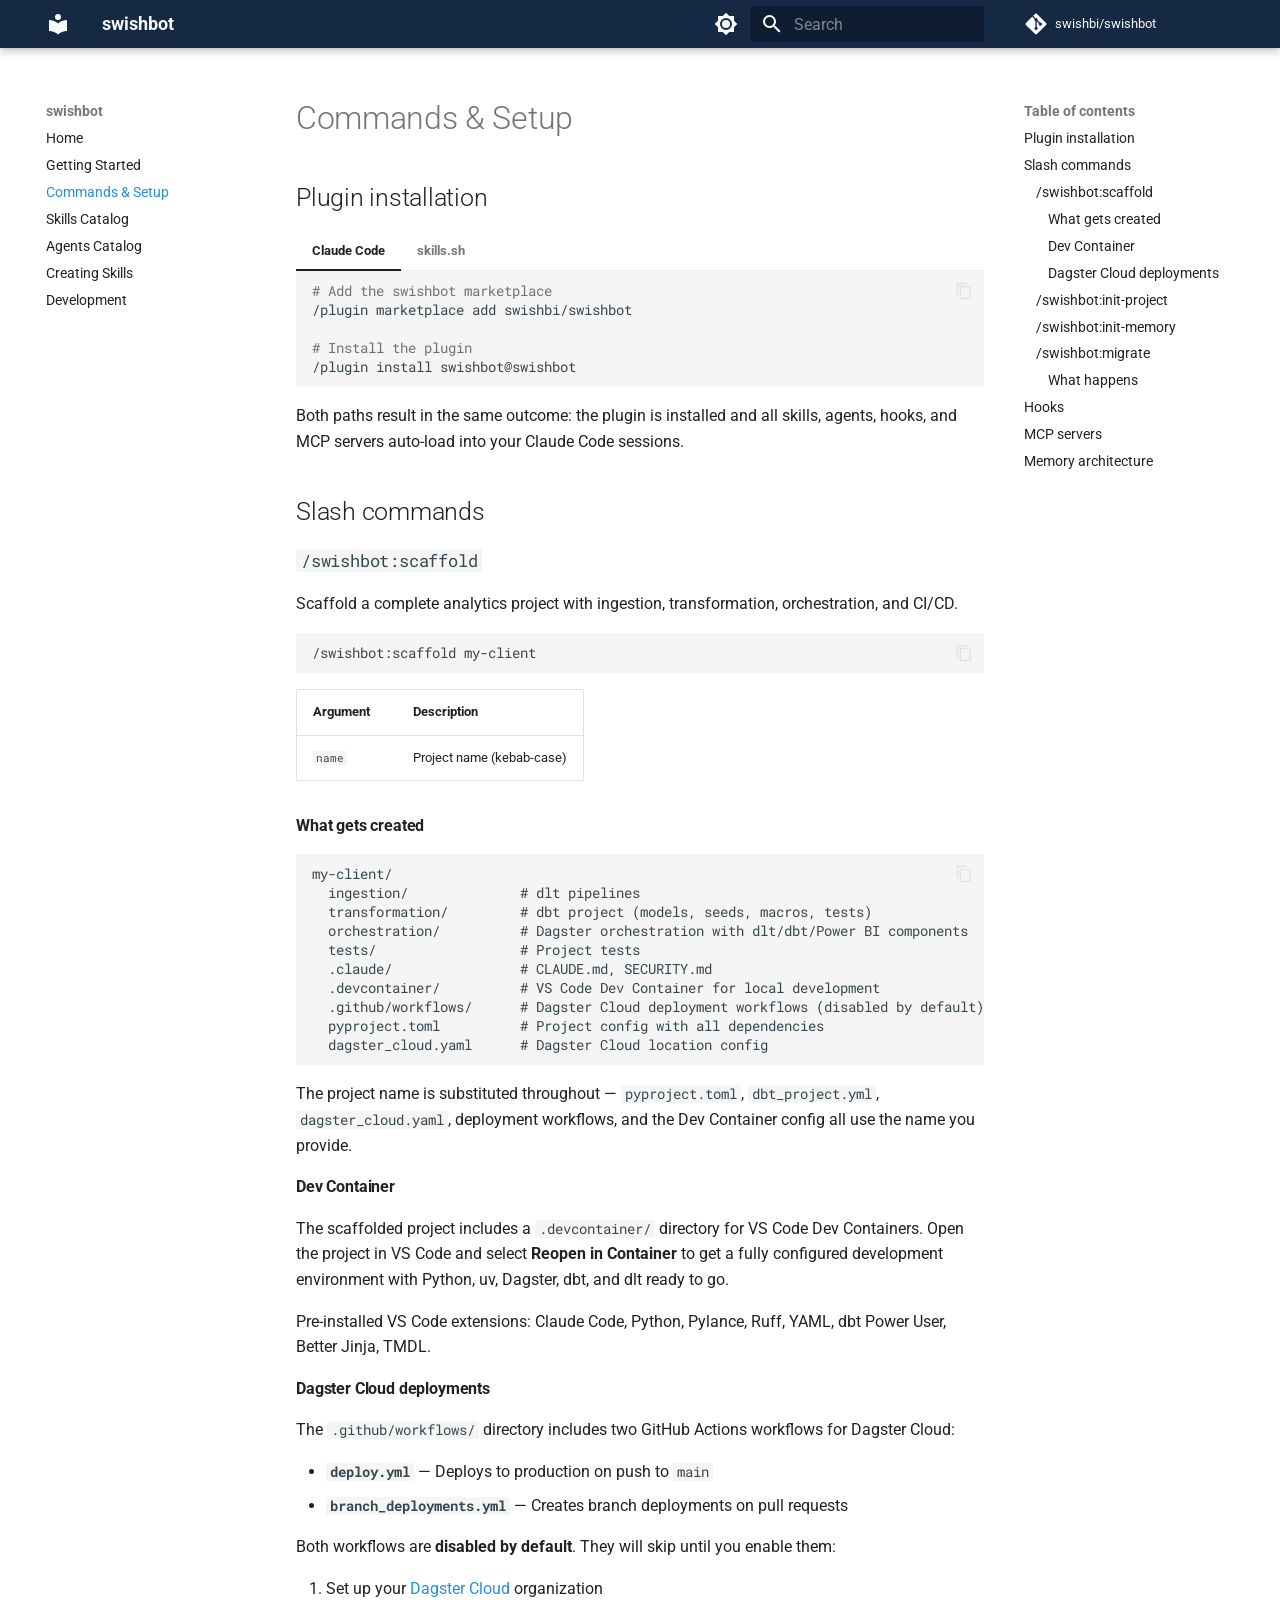
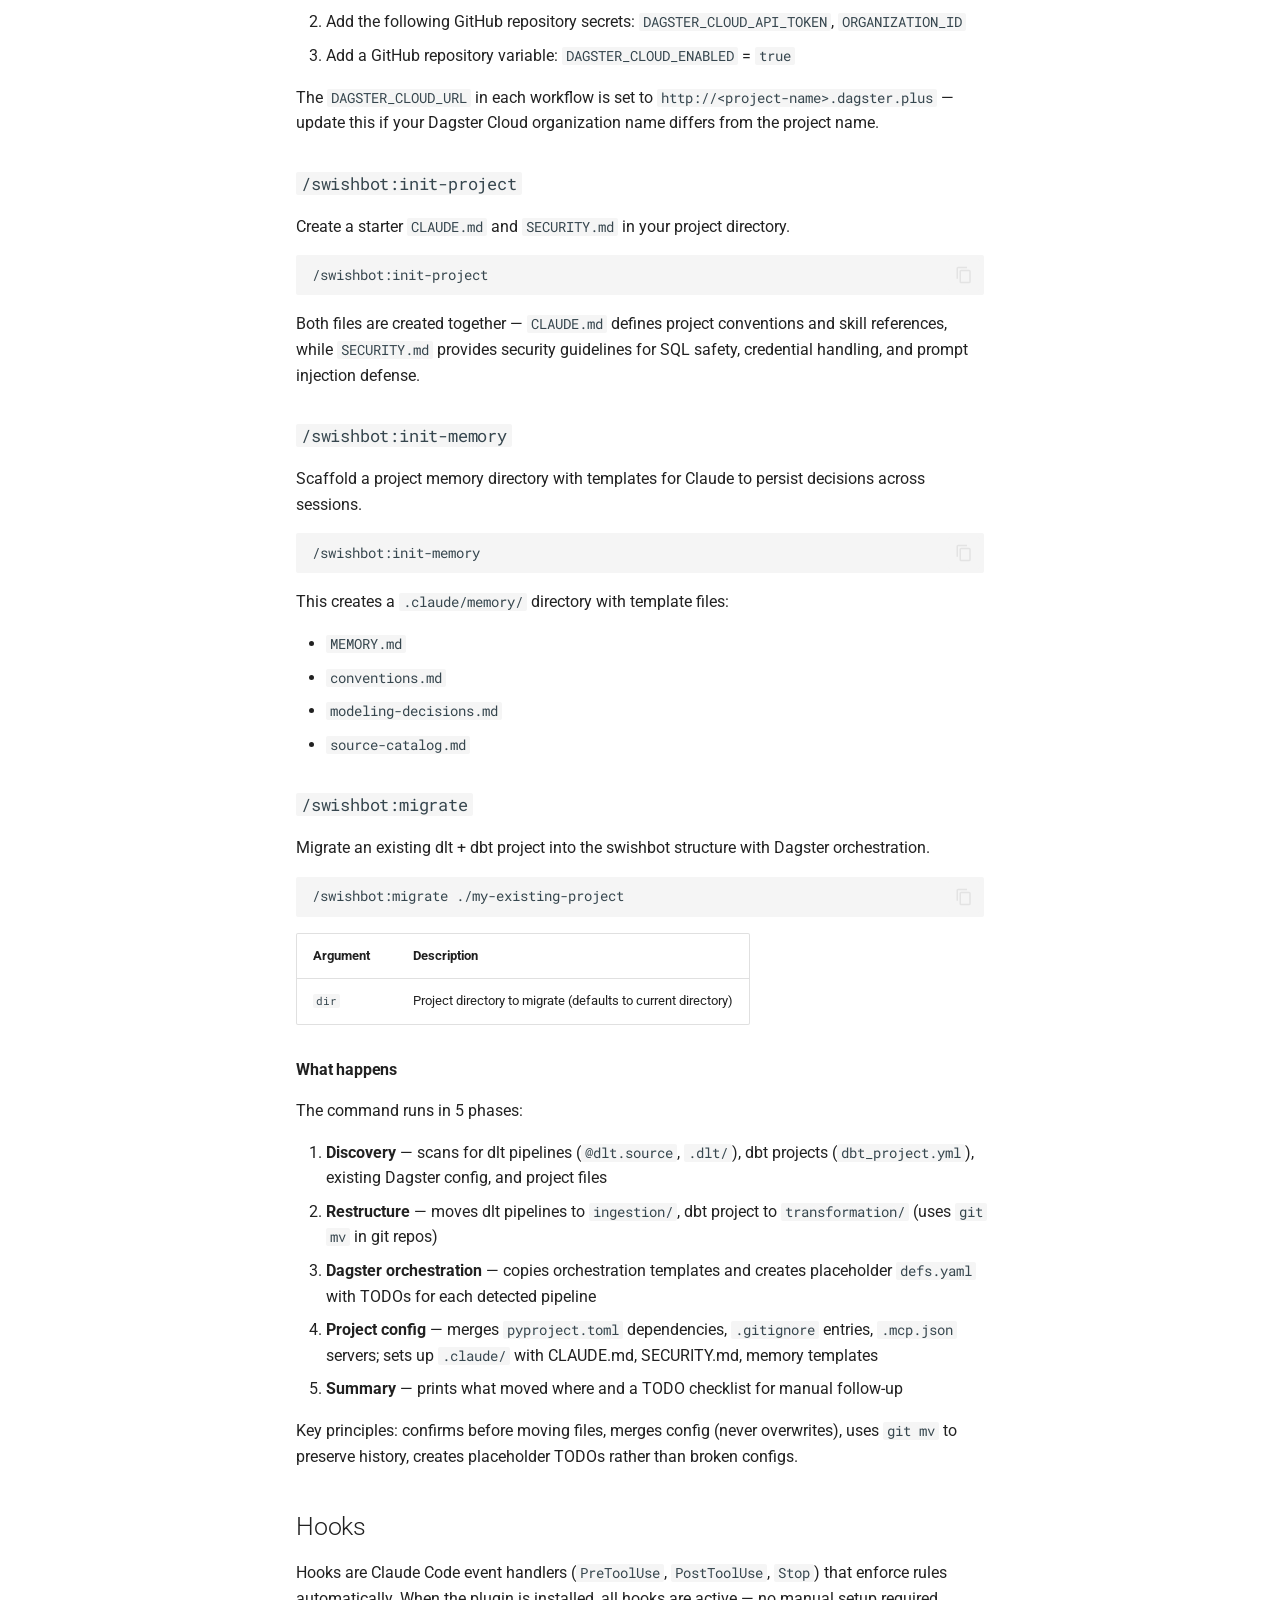
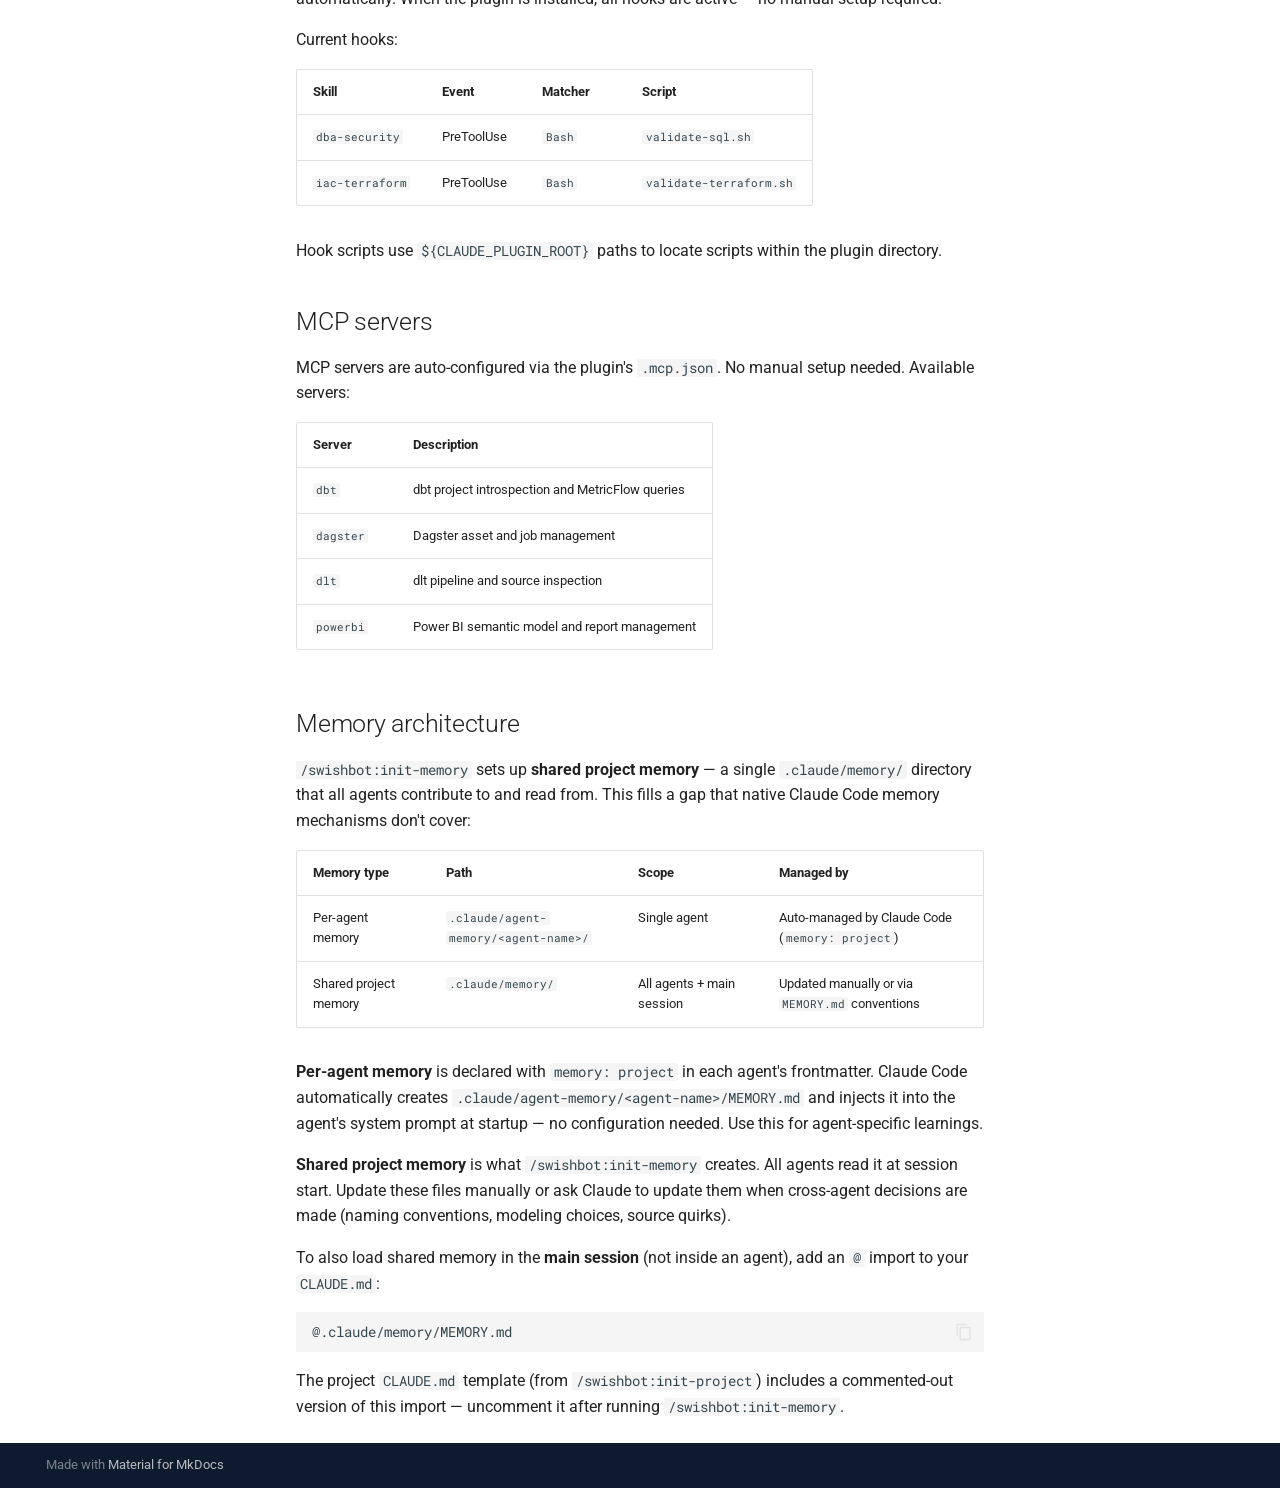
<file: commands-and-setup/index.html>
<!doctype html>
<html lang="en" class="no-js">
  <head>
    
      <meta charset="utf-8">
      <meta name="viewport" content="width=device-width,initial-scale=1">
      
        <meta name="description" content="Install data stack skills into your Claude environment">
      
      
      
        <link rel="canonical" href="https://swishbi.github.io/swishbot/commands-and-setup/">
      
      
        <link rel="prev" href="../getting-started/">
      
      
        <link rel="next" href="../skills/">
      
      
        
      
      
      <link rel="icon" href="../assets/images/favicon.png">
      <meta name="generator" content="mkdocs-1.6.1, mkdocs-material-9.7.3">
    
    
      
        <title>Commands & Setup - swishbot</title>
      
    
    
      <link rel="stylesheet" href="../assets/stylesheets/main.484c7ddc.min.css">
      
        
        <link rel="stylesheet" href="../assets/stylesheets/palette.ab4e12ef.min.css">
      
      


    
    
      
    
    
      
        
        
        <link rel="preconnect" href="https://fonts.gstatic.com" crossorigin>
        <link rel="stylesheet" href="https://fonts.googleapis.com/css?family=Roboto:300,300i,400,400i,700,700i%7CRoboto+Mono:400,400i,700,700i&display=fallback">
        <style>:root{--md-text-font:"Roboto";--md-code-font:"Roboto Mono"}</style>
      
    
    
      <link rel="stylesheet" href="../stylesheets/extra.css">
    
    <script>__md_scope=new URL("..",location),__md_hash=e=>[...e].reduce(((e,_)=>(e<<5)-e+_.charCodeAt(0)),0),__md_get=(e,_=localStorage,t=__md_scope)=>JSON.parse(_.getItem(t.pathname+"."+e)),__md_set=(e,_,t=localStorage,a=__md_scope)=>{try{t.setItem(a.pathname+"."+e,JSON.stringify(_))}catch(e){}}</script>
    
      

    
    
  </head>
  
  
    
    
      
    
    
    
    
    <body dir="ltr" data-md-color-scheme="default" data-md-color-primary="custom" data-md-color-accent="custom">
  
    
    <input class="md-toggle" data-md-toggle="drawer" type="checkbox" id="__drawer" autocomplete="off">
    <input class="md-toggle" data-md-toggle="search" type="checkbox" id="__search" autocomplete="off">
    <label class="md-overlay" for="__drawer"></label>
    <div data-md-component="skip">
      
        
        <a href="#commands-setup" class="md-skip">
          Skip to content
        </a>
      
    </div>
    <div data-md-component="announce">
      
    </div>
    
    
      

  

<header class="md-header md-header--shadow" data-md-component="header">
  <nav class="md-header__inner md-grid" aria-label="Header">
    <a href=".." title="swishbot" class="md-header__button md-logo" aria-label="swishbot" data-md-component="logo">
      
  
  <svg xmlns="http://www.w3.org/2000/svg" viewBox="0 0 24 24"><path d="M12 8a3 3 0 0 0 3-3 3 3 0 0 0-3-3 3 3 0 0 0-3 3 3 3 0 0 0 3 3m0 3.54C9.64 9.35 6.5 8 3 8v11c3.5 0 6.64 1.35 9 3.54 2.36-2.19 5.5-3.54 9-3.54V8c-3.5 0-6.64 1.35-9 3.54"/></svg>

    </a>
    <label class="md-header__button md-icon" for="__drawer">
      
      <svg xmlns="http://www.w3.org/2000/svg" viewBox="0 0 24 24"><path d="M3 6h18v2H3zm0 5h18v2H3zm0 5h18v2H3z"/></svg>
    </label>
    <div class="md-header__title" data-md-component="header-title">
      <div class="md-header__ellipsis">
        <div class="md-header__topic">
          <span class="md-ellipsis">
            swishbot
          </span>
        </div>
        <div class="md-header__topic" data-md-component="header-topic">
          <span class="md-ellipsis">
            
              Commands & Setup
            
          </span>
        </div>
      </div>
    </div>
    
      
        <form class="md-header__option" data-md-component="palette">
  
    
    
    
    <input class="md-option" data-md-color-media="" data-md-color-scheme="default" data-md-color-primary="custom" data-md-color-accent="custom"  aria-label="Switch to dark mode"  type="radio" name="__palette" id="__palette_0">
    
      <label class="md-header__button md-icon" title="Switch to dark mode" for="__palette_1" hidden>
        <svg xmlns="http://www.w3.org/2000/svg" viewBox="0 0 24 24"><path d="M12 8a4 4 0 0 0-4 4 4 4 0 0 0 4 4 4 4 0 0 0 4-4 4 4 0 0 0-4-4m0 10a6 6 0 0 1-6-6 6 6 0 0 1 6-6 6 6 0 0 1 6 6 6 6 0 0 1-6 6m8-9.31V4h-4.69L12 .69 8.69 4H4v4.69L.69 12 4 15.31V20h4.69L12 23.31 15.31 20H20v-4.69L23.31 12z"/></svg>
      </label>
    
  
    
    
    
    <input class="md-option" data-md-color-media="" data-md-color-scheme="slate" data-md-color-primary="custom" data-md-color-accent="custom"  aria-label="Switch to light mode"  type="radio" name="__palette" id="__palette_1">
    
      <label class="md-header__button md-icon" title="Switch to light mode" for="__palette_0" hidden>
        <svg xmlns="http://www.w3.org/2000/svg" viewBox="0 0 24 24"><path d="M12 18c-.89 0-1.74-.2-2.5-.55C11.56 16.5 13 14.42 13 12s-1.44-4.5-3.5-5.45C10.26 6.2 11.11 6 12 6a6 6 0 0 1 6 6 6 6 0 0 1-6 6m8-9.31V4h-4.69L12 .69 8.69 4H4v4.69L.69 12 4 15.31V20h4.69L12 23.31 15.31 20H20v-4.69L23.31 12z"/></svg>
      </label>
    
  
</form>
      
    
    
      <script>var palette=__md_get("__palette");if(palette&&palette.color){if("(prefers-color-scheme)"===palette.color.media){var media=matchMedia("(prefers-color-scheme: light)"),input=document.querySelector(media.matches?"[data-md-color-media='(prefers-color-scheme: light)']":"[data-md-color-media='(prefers-color-scheme: dark)']");palette.color.media=input.getAttribute("data-md-color-media"),palette.color.scheme=input.getAttribute("data-md-color-scheme"),palette.color.primary=input.getAttribute("data-md-color-primary"),palette.color.accent=input.getAttribute("data-md-color-accent")}for(var[key,value]of Object.entries(palette.color))document.body.setAttribute("data-md-color-"+key,value)}</script>
    
    
    
      
      
        <label class="md-header__button md-icon" for="__search">
          
          <svg xmlns="http://www.w3.org/2000/svg" viewBox="0 0 24 24"><path d="M9.5 3A6.5 6.5 0 0 1 16 9.5c0 1.61-.59 3.09-1.56 4.23l.27.27h.79l5 5-1.5 1.5-5-5v-.79l-.27-.27A6.52 6.52 0 0 1 9.5 16 6.5 6.5 0 0 1 3 9.5 6.5 6.5 0 0 1 9.5 3m0 2C7 5 5 7 5 9.5S7 14 9.5 14 14 12 14 9.5 12 5 9.5 5"/></svg>
        </label>
        <div class="md-search" data-md-component="search" role="dialog">
  <label class="md-search__overlay" for="__search"></label>
  <div class="md-search__inner" role="search">
    <form class="md-search__form" name="search">
      <input type="text" class="md-search__input" name="query" aria-label="Search" placeholder="Search" autocapitalize="off" autocorrect="off" autocomplete="off" spellcheck="false" data-md-component="search-query" required>
      <label class="md-search__icon md-icon" for="__search">
        
        <svg xmlns="http://www.w3.org/2000/svg" viewBox="0 0 24 24"><path d="M9.5 3A6.5 6.5 0 0 1 16 9.5c0 1.61-.59 3.09-1.56 4.23l.27.27h.79l5 5-1.5 1.5-5-5v-.79l-.27-.27A6.52 6.52 0 0 1 9.5 16 6.5 6.5 0 0 1 3 9.5 6.5 6.5 0 0 1 9.5 3m0 2C7 5 5 7 5 9.5S7 14 9.5 14 14 12 14 9.5 12 5 9.5 5"/></svg>
        
        <svg xmlns="http://www.w3.org/2000/svg" viewBox="0 0 24 24"><path d="M20 11v2H8l5.5 5.5-1.42 1.42L4.16 12l7.92-7.92L13.5 5.5 8 11z"/></svg>
      </label>
      <nav class="md-search__options" aria-label="Search">
        
        <button type="reset" class="md-search__icon md-icon" title="Clear" aria-label="Clear" tabindex="-1">
          
          <svg xmlns="http://www.w3.org/2000/svg" viewBox="0 0 24 24"><path d="M19 6.41 17.59 5 12 10.59 6.41 5 5 6.41 10.59 12 5 17.59 6.41 19 12 13.41 17.59 19 19 17.59 13.41 12z"/></svg>
        </button>
      </nav>
      
    </form>
    <div class="md-search__output">
      <div class="md-search__scrollwrap" tabindex="0" data-md-scrollfix>
        <div class="md-search-result" data-md-component="search-result">
          <div class="md-search-result__meta">
            Initializing search
          </div>
          <ol class="md-search-result__list" role="presentation"></ol>
        </div>
      </div>
    </div>
  </div>
</div>
      
    
    
      <div class="md-header__source">
        <a href="https://github.com/swishbi/swishbot" title="Go to repository" class="md-source" data-md-component="source">
  <div class="md-source__icon md-icon">
    
    <svg xmlns="http://www.w3.org/2000/svg" viewBox="0 0 448 512"><!--! Font Awesome Free 7.1.0 by @fontawesome - https://fontawesome.com License - https://fontawesome.com/license/free (Icons: CC BY 4.0, Fonts: SIL OFL 1.1, Code: MIT License) Copyright 2025 Fonticons, Inc.--><path d="M439.6 236.1 244 40.5c-5.4-5.5-12.8-8.5-20.4-8.5s-15 3-20.4 8.4L162.5 81l51.5 51.5c27.1-9.1 52.7 16.8 43.4 43.7l49.7 49.7c34.2-11.8 61.2 31 35.5 56.7-26.5 26.5-70.2-2.9-56-37.3L240.3 199v121.9c25.3 12.5 22.3 41.8 9.1 55-6.4 6.4-15.2 10.1-24.3 10.1s-17.8-3.6-24.3-10.1c-17.6-17.6-11.1-46.9 11.2-56v-123c-20.8-8.5-24.6-30.7-18.6-45L142.6 101 8.5 235.1C3 240.6 0 247.9 0 255.5s3 15 8.5 20.4l195.6 195.7c5.4 5.4 12.7 8.4 20.4 8.4s15-3 20.4-8.4l194.7-194.7c5.4-5.4 8.4-12.8 8.4-20.4s-3-15-8.4-20.4"/></svg>
  </div>
  <div class="md-source__repository">
    swishbi/swishbot
  </div>
</a>
      </div>
    
  </nav>
  
</header>
    
    <div class="md-container" data-md-component="container">
      
      
        
          
        
      
      <main class="md-main" data-md-component="main">
        <div class="md-main__inner md-grid">
          
            
              
              <div class="md-sidebar md-sidebar--primary" data-md-component="sidebar" data-md-type="navigation" >
                <div class="md-sidebar__scrollwrap">
                  <div class="md-sidebar__inner">
                    



<nav class="md-nav md-nav--primary" aria-label="Navigation" data-md-level="0">
  <label class="md-nav__title" for="__drawer">
    <a href=".." title="swishbot" class="md-nav__button md-logo" aria-label="swishbot" data-md-component="logo">
      
  
  <svg xmlns="http://www.w3.org/2000/svg" viewBox="0 0 24 24"><path d="M12 8a3 3 0 0 0 3-3 3 3 0 0 0-3-3 3 3 0 0 0-3 3 3 3 0 0 0 3 3m0 3.54C9.64 9.35 6.5 8 3 8v11c3.5 0 6.64 1.35 9 3.54 2.36-2.19 5.5-3.54 9-3.54V8c-3.5 0-6.64 1.35-9 3.54"/></svg>

    </a>
    swishbot
  </label>
  
    <div class="md-nav__source">
      <a href="https://github.com/swishbi/swishbot" title="Go to repository" class="md-source" data-md-component="source">
  <div class="md-source__icon md-icon">
    
    <svg xmlns="http://www.w3.org/2000/svg" viewBox="0 0 448 512"><!--! Font Awesome Free 7.1.0 by @fontawesome - https://fontawesome.com License - https://fontawesome.com/license/free (Icons: CC BY 4.0, Fonts: SIL OFL 1.1, Code: MIT License) Copyright 2025 Fonticons, Inc.--><path d="M439.6 236.1 244 40.5c-5.4-5.5-12.8-8.5-20.4-8.5s-15 3-20.4 8.4L162.5 81l51.5 51.5c27.1-9.1 52.7 16.8 43.4 43.7l49.7 49.7c34.2-11.8 61.2 31 35.5 56.7-26.5 26.5-70.2-2.9-56-37.3L240.3 199v121.9c25.3 12.5 22.3 41.8 9.1 55-6.4 6.4-15.2 10.1-24.3 10.1s-17.8-3.6-24.3-10.1c-17.6-17.6-11.1-46.9 11.2-56v-123c-20.8-8.5-24.6-30.7-18.6-45L142.6 101 8.5 235.1C3 240.6 0 247.9 0 255.5s3 15 8.5 20.4l195.6 195.7c5.4 5.4 12.7 8.4 20.4 8.4s15-3 20.4-8.4l194.7-194.7c5.4-5.4 8.4-12.8 8.4-20.4s-3-15-8.4-20.4"/></svg>
  </div>
  <div class="md-source__repository">
    swishbi/swishbot
  </div>
</a>
    </div>
  
  <ul class="md-nav__list" data-md-scrollfix>
    
      
      
  
  
  
  
    <li class="md-nav__item">
      <a href=".." class="md-nav__link">
        
  
  
  <span class="md-ellipsis">
    
  
    Home
  

    
  </span>
  
  

      </a>
    </li>
  

    
      
      
  
  
  
  
    <li class="md-nav__item">
      <a href="../getting-started/" class="md-nav__link">
        
  
  
  <span class="md-ellipsis">
    
  
    Getting Started
  

    
  </span>
  
  

      </a>
    </li>
  

    
      
      
  
  
    
  
  
  
    <li class="md-nav__item md-nav__item--active">
      
      <input class="md-nav__toggle md-toggle" type="checkbox" id="__toc">
      
      
        
      
      
        <label class="md-nav__link md-nav__link--active" for="__toc">
          
  
  
  <span class="md-ellipsis">
    
  
    Commands & Setup
  

    
  </span>
  
  

          <span class="md-nav__icon md-icon"></span>
        </label>
      
      <a href="./" class="md-nav__link md-nav__link--active">
        
  
  
  <span class="md-ellipsis">
    
  
    Commands & Setup
  

    
  </span>
  
  

      </a>
      
        

<nav class="md-nav md-nav--secondary" aria-label="Table of contents">
  
  
  
    
  
  
    <label class="md-nav__title" for="__toc">
      <span class="md-nav__icon md-icon"></span>
      Table of contents
    </label>
    <ul class="md-nav__list" data-md-component="toc" data-md-scrollfix>
      
        <li class="md-nav__item">
  <a href="#plugin-installation" class="md-nav__link">
    <span class="md-ellipsis">
      
        Plugin installation
      
    </span>
  </a>
  
</li>
      
        <li class="md-nav__item">
  <a href="#slash-commands" class="md-nav__link">
    <span class="md-ellipsis">
      
        Slash commands
      
    </span>
  </a>
  
    <nav class="md-nav" aria-label="Slash commands">
      <ul class="md-nav__list">
        
          <li class="md-nav__item">
  <a href="#swishbotscaffold" class="md-nav__link">
    <span class="md-ellipsis">
      
        /swishbot:scaffold
      
    </span>
  </a>
  
    <nav class="md-nav" aria-label="/swishbot:scaffold">
      <ul class="md-nav__list">
        
          <li class="md-nav__item">
  <a href="#scaffold" class="md-nav__link">
    <span class="md-ellipsis">
      
        What gets created
      
    </span>
  </a>
  
</li>
        
          <li class="md-nav__item">
  <a href="#dev-container" class="md-nav__link">
    <span class="md-ellipsis">
      
        Dev Container
      
    </span>
  </a>
  
</li>
        
          <li class="md-nav__item">
  <a href="#dagster-cloud-deployments" class="md-nav__link">
    <span class="md-ellipsis">
      
        Dagster Cloud deployments
      
    </span>
  </a>
  
</li>
        
      </ul>
    </nav>
  
</li>
        
          <li class="md-nav__item">
  <a href="#swishbotinit-project" class="md-nav__link">
    <span class="md-ellipsis">
      
        /swishbot:init-project
      
    </span>
  </a>
  
</li>
        
          <li class="md-nav__item">
  <a href="#swishbotinit-memory" class="md-nav__link">
    <span class="md-ellipsis">
      
        /swishbot:init-memory
      
    </span>
  </a>
  
</li>
        
          <li class="md-nav__item">
  <a href="#swishbotmigrate" class="md-nav__link">
    <span class="md-ellipsis">
      
        /swishbot:migrate
      
    </span>
  </a>
  
    <nav class="md-nav" aria-label="/swishbot:migrate">
      <ul class="md-nav__list">
        
          <li class="md-nav__item">
  <a href="#migrate" class="md-nav__link">
    <span class="md-ellipsis">
      
        What happens
      
    </span>
  </a>
  
</li>
        
      </ul>
    </nav>
  
</li>
        
      </ul>
    </nav>
  
</li>
      
        <li class="md-nav__item">
  <a href="#hooks" class="md-nav__link">
    <span class="md-ellipsis">
      
        Hooks
      
    </span>
  </a>
  
</li>
      
        <li class="md-nav__item">
  <a href="#mcp-servers" class="md-nav__link">
    <span class="md-ellipsis">
      
        MCP servers
      
    </span>
  </a>
  
</li>
      
        <li class="md-nav__item">
  <a href="#memory-architecture" class="md-nav__link">
    <span class="md-ellipsis">
      
        Memory architecture
      
    </span>
  </a>
  
</li>
      
    </ul>
  
</nav>
      
    </li>
  

    
      
      
  
  
  
  
    <li class="md-nav__item">
      <a href="../skills/" class="md-nav__link">
        
  
  
  <span class="md-ellipsis">
    
  
    Skills Catalog
  

    
  </span>
  
  

      </a>
    </li>
  

    
      
      
  
  
  
  
    <li class="md-nav__item">
      <a href="../agents/" class="md-nav__link">
        
  
  
  <span class="md-ellipsis">
    
  
    Agents Catalog
  

    
  </span>
  
  

      </a>
    </li>
  

    
      
      
  
  
  
  
    <li class="md-nav__item">
      <a href="../creating-skills/" class="md-nav__link">
        
  
  
  <span class="md-ellipsis">
    
  
    Creating Skills
  

    
  </span>
  
  

      </a>
    </li>
  

    
      
      
  
  
  
  
    <li class="md-nav__item">
      <a href="../development/" class="md-nav__link">
        
  
  
  <span class="md-ellipsis">
    
  
    Development
  

    
  </span>
  
  

      </a>
    </li>
  

    
  </ul>
</nav>
                  </div>
                </div>
              </div>
            
            
              
              <div class="md-sidebar md-sidebar--secondary" data-md-component="sidebar" data-md-type="toc" >
                <div class="md-sidebar__scrollwrap">
                  <div class="md-sidebar__inner">
                    

<nav class="md-nav md-nav--secondary" aria-label="Table of contents">
  
  
  
    
  
  
    <label class="md-nav__title" for="__toc">
      <span class="md-nav__icon md-icon"></span>
      Table of contents
    </label>
    <ul class="md-nav__list" data-md-component="toc" data-md-scrollfix>
      
        <li class="md-nav__item">
  <a href="#plugin-installation" class="md-nav__link">
    <span class="md-ellipsis">
      
        Plugin installation
      
    </span>
  </a>
  
</li>
      
        <li class="md-nav__item">
  <a href="#slash-commands" class="md-nav__link">
    <span class="md-ellipsis">
      
        Slash commands
      
    </span>
  </a>
  
    <nav class="md-nav" aria-label="Slash commands">
      <ul class="md-nav__list">
        
          <li class="md-nav__item">
  <a href="#swishbotscaffold" class="md-nav__link">
    <span class="md-ellipsis">
      
        /swishbot:scaffold
      
    </span>
  </a>
  
    <nav class="md-nav" aria-label="/swishbot:scaffold">
      <ul class="md-nav__list">
        
          <li class="md-nav__item">
  <a href="#scaffold" class="md-nav__link">
    <span class="md-ellipsis">
      
        What gets created
      
    </span>
  </a>
  
</li>
        
          <li class="md-nav__item">
  <a href="#dev-container" class="md-nav__link">
    <span class="md-ellipsis">
      
        Dev Container
      
    </span>
  </a>
  
</li>
        
          <li class="md-nav__item">
  <a href="#dagster-cloud-deployments" class="md-nav__link">
    <span class="md-ellipsis">
      
        Dagster Cloud deployments
      
    </span>
  </a>
  
</li>
        
      </ul>
    </nav>
  
</li>
        
          <li class="md-nav__item">
  <a href="#swishbotinit-project" class="md-nav__link">
    <span class="md-ellipsis">
      
        /swishbot:init-project
      
    </span>
  </a>
  
</li>
        
          <li class="md-nav__item">
  <a href="#swishbotinit-memory" class="md-nav__link">
    <span class="md-ellipsis">
      
        /swishbot:init-memory
      
    </span>
  </a>
  
</li>
        
          <li class="md-nav__item">
  <a href="#swishbotmigrate" class="md-nav__link">
    <span class="md-ellipsis">
      
        /swishbot:migrate
      
    </span>
  </a>
  
    <nav class="md-nav" aria-label="/swishbot:migrate">
      <ul class="md-nav__list">
        
          <li class="md-nav__item">
  <a href="#migrate" class="md-nav__link">
    <span class="md-ellipsis">
      
        What happens
      
    </span>
  </a>
  
</li>
        
      </ul>
    </nav>
  
</li>
        
      </ul>
    </nav>
  
</li>
      
        <li class="md-nav__item">
  <a href="#hooks" class="md-nav__link">
    <span class="md-ellipsis">
      
        Hooks
      
    </span>
  </a>
  
</li>
      
        <li class="md-nav__item">
  <a href="#mcp-servers" class="md-nav__link">
    <span class="md-ellipsis">
      
        MCP servers
      
    </span>
  </a>
  
</li>
      
        <li class="md-nav__item">
  <a href="#memory-architecture" class="md-nav__link">
    <span class="md-ellipsis">
      
        Memory architecture
      
    </span>
  </a>
  
</li>
      
    </ul>
  
</nav>
                  </div>
                </div>
              </div>
            
          
          
            <div class="md-content" data-md-component="content">
              
              <article class="md-content__inner md-typeset">
                
                  


  
  


<h1 id="commands-setup">Commands &amp; Setup</h1>
<h2 id="plugin-installation">Plugin installation</h2>
<div class="tabbed-set tabbed-alternate" data-tabs="1:2"><input checked="checked" id="__tabbed_1_1" name="__tabbed_1" type="radio" /><input id="__tabbed_1_2" name="__tabbed_1" type="radio" /><div class="tabbed-labels"><label for="__tabbed_1_1">Claude Code</label><label for="__tabbed_1_2">skills.sh</label></div>
<div class="tabbed-content">
<div class="tabbed-block">
<div class="highlight"><pre><span></span><code><span class="c1"># Add the swishbot marketplace</span>
/plugin<span class="w"> </span>marketplace<span class="w"> </span>add<span class="w"> </span>swishbi/swishbot

<span class="c1"># Install the plugin</span>
/plugin<span class="w"> </span>install<span class="w"> </span>swishbot@swishbot
</code></pre></div>
</div>
<div class="tabbed-block">
<div class="highlight"><pre><span></span><code>npx<span class="w"> </span>skills<span class="w"> </span>add<span class="w"> </span>swishbi/swishbot
</code></pre></div>
<p>Follow the interactive prompts to install the plugin.</p>
</div>
</div>
</div>
<p>Both paths result in the same outcome: the plugin is installed and all skills, agents, hooks, and MCP servers auto-load into your Claude Code sessions.</p>
<h2 id="slash-commands">Slash commands</h2>
<h3 id="swishbotscaffold"><code>/swishbot:scaffold</code></h3>
<p>Scaffold a complete analytics project with ingestion, transformation, orchestration, and CI/CD.</p>
<div class="highlight"><pre><span></span><code>/swishbot:scaffold<span class="w"> </span>my-client
</code></pre></div>
<table>
<thead>
<tr>
<th>Argument</th>
<th>Description</th>
</tr>
</thead>
<tbody>
<tr>
<td><code>name</code></td>
<td>Project name (kebab-case)</td>
</tr>
</tbody>
</table>
<h4 id="scaffold">What gets created</h4>
<div class="highlight"><pre><span></span><code>my-client/
  ingestion/              # dlt pipelines
  transformation/         # dbt project (models, seeds, macros, tests)
  orchestration/          # Dagster orchestration with dlt/dbt/Power BI components
  tests/                  # Project tests
  .claude/                # CLAUDE.md, SECURITY.md
  .devcontainer/          # VS Code Dev Container for local development
  .github/workflows/      # Dagster Cloud deployment workflows (disabled by default)
  pyproject.toml          # Project config with all dependencies
  dagster_cloud.yaml      # Dagster Cloud location config
</code></pre></div>
<p>The project name is substituted throughout — <code>pyproject.toml</code>, <code>dbt_project.yml</code>, <code>dagster_cloud.yaml</code>, deployment workflows, and the Dev Container config all use the name you provide.</p>
<h4 id="dev-container">Dev Container</h4>
<p>The scaffolded project includes a <code>.devcontainer/</code> directory for VS Code Dev Containers. Open the project in VS Code and select <strong>Reopen in Container</strong> to get a fully configured development environment with Python, uv, Dagster, dbt, and dlt ready to go.</p>
<p>Pre-installed VS Code extensions: Claude Code, Python, Pylance, Ruff, YAML, dbt Power User, Better Jinja, TMDL.</p>
<h4 id="dagster-cloud-deployments">Dagster Cloud deployments</h4>
<p>The <code>.github/workflows/</code> directory includes two GitHub Actions workflows for Dagster Cloud:</p>
<ul>
<li><strong><code>deploy.yml</code></strong> — Deploys to production on push to <code>main</code></li>
<li><strong><code>branch_deployments.yml</code></strong> — Creates branch deployments on pull requests</li>
</ul>
<p>Both workflows are <strong>disabled by default</strong>. They will skip until you enable them:</p>
<ol>
<li>Set up your <a href="https://dagster.io/cloud">Dagster Cloud</a> organization</li>
<li>Add the following GitHub repository secrets: <code>DAGSTER_CLOUD_API_TOKEN</code>, <code>ORGANIZATION_ID</code></li>
<li>Add a GitHub repository variable: <code>DAGSTER_CLOUD_ENABLED</code> = <code>true</code></li>
</ol>
<p>The <code>DAGSTER_CLOUD_URL</code> in each workflow is set to <code>http://&lt;project-name&gt;.dagster.plus</code> — update this if your Dagster Cloud organization name differs from the project name.</p>
<h3 id="swishbotinit-project"><code>/swishbot:init-project</code></h3>
<p>Create a starter <code>CLAUDE.md</code> and <code>SECURITY.md</code> in your project directory.</p>
<div class="highlight"><pre><span></span><code>/swishbot:init-project
</code></pre></div>
<p>Both files are created together — <code>CLAUDE.md</code> defines project conventions and skill references, while <code>SECURITY.md</code> provides security guidelines for SQL safety, credential handling, and prompt injection defense.</p>
<h3 id="swishbotinit-memory"><code>/swishbot:init-memory</code></h3>
<p>Scaffold a project memory directory with templates for Claude to persist decisions across sessions.</p>
<div class="highlight"><pre><span></span><code>/swishbot:init-memory
</code></pre></div>
<p>This creates a <code>.claude/memory/</code> directory with template files:</p>
<ul>
<li><code>MEMORY.md</code></li>
<li><code>conventions.md</code></li>
<li><code>modeling-decisions.md</code></li>
<li><code>source-catalog.md</code></li>
</ul>
<h3 id="swishbotmigrate"><code>/swishbot:migrate</code></h3>
<p>Migrate an existing dlt + dbt project into the swishbot structure with Dagster orchestration.</p>
<div class="highlight"><pre><span></span><code>/swishbot:migrate<span class="w"> </span>./my-existing-project
</code></pre></div>
<table>
<thead>
<tr>
<th>Argument</th>
<th>Description</th>
</tr>
</thead>
<tbody>
<tr>
<td><code>dir</code></td>
<td>Project directory to migrate (defaults to current directory)</td>
</tr>
</tbody>
</table>
<h4 id="migrate">What happens</h4>
<p>The command runs in 5 phases:</p>
<ol>
<li><strong>Discovery</strong> — scans for dlt pipelines (<code>@dlt.source</code>, <code>.dlt/</code>), dbt projects (<code>dbt_project.yml</code>), existing Dagster config, and project files</li>
<li><strong>Restructure</strong> — moves dlt pipelines to <code>ingestion/</code>, dbt project to <code>transformation/</code> (uses <code>git mv</code> in git repos)</li>
<li><strong>Dagster orchestration</strong> — copies orchestration templates and creates placeholder <code>defs.yaml</code> with TODOs for each detected pipeline</li>
<li><strong>Project config</strong> — merges <code>pyproject.toml</code> dependencies, <code>.gitignore</code> entries, <code>.mcp.json</code> servers; sets up <code>.claude/</code> with CLAUDE.md, SECURITY.md, memory templates</li>
<li><strong>Summary</strong> — prints what moved where and a TODO checklist for manual follow-up</li>
</ol>
<p>Key principles: confirms before moving files, merges config (never overwrites), uses <code>git mv</code> to preserve history, creates placeholder TODOs rather than broken configs.</p>
<h2 id="hooks">Hooks</h2>
<p>Hooks are Claude Code event handlers (<code>PreToolUse</code>, <code>PostToolUse</code>, <code>Stop</code>) that enforce rules automatically. When the plugin is installed, all hooks are active — no manual setup required.</p>
<p>Current hooks:</p>
<table>
<thead>
<tr>
<th>Skill</th>
<th>Event</th>
<th>Matcher</th>
<th>Script</th>
</tr>
</thead>
<tbody>
<tr>
<td><code>dba-security</code></td>
<td>PreToolUse</td>
<td><code>Bash</code></td>
<td><code>validate-sql.sh</code></td>
</tr>
<tr>
<td><code>iac-terraform</code></td>
<td>PreToolUse</td>
<td><code>Bash</code></td>
<td><code>validate-terraform.sh</code></td>
</tr>
</tbody>
</table>
<p>Hook scripts use <code>${CLAUDE_PLUGIN_ROOT}</code> paths to locate scripts within the plugin directory.</p>
<h2 id="mcp-servers">MCP servers</h2>
<p>MCP servers are auto-configured via the plugin's <code>.mcp.json</code>. No manual setup needed. Available servers:</p>
<table>
<thead>
<tr>
<th>Server</th>
<th>Description</th>
</tr>
</thead>
<tbody>
<tr>
<td><code>dbt</code></td>
<td>dbt project introspection and MetricFlow queries</td>
</tr>
<tr>
<td><code>dagster</code></td>
<td>Dagster asset and job management</td>
</tr>
<tr>
<td><code>dlt</code></td>
<td>dlt pipeline and source inspection</td>
</tr>
<tr>
<td><code>powerbi</code></td>
<td>Power BI semantic model and report management</td>
</tr>
</tbody>
</table>
<h2 id="memory-architecture">Memory architecture</h2>
<p><code>/swishbot:init-memory</code> sets up <strong>shared project memory</strong> — a single <code>.claude/memory/</code> directory that all agents contribute to and read from. This fills a gap that native Claude Code memory mechanisms don't cover:</p>
<table>
<thead>
<tr>
<th>Memory type</th>
<th>Path</th>
<th>Scope</th>
<th>Managed by</th>
</tr>
</thead>
<tbody>
<tr>
<td>Per-agent memory</td>
<td><code>.claude/agent-memory/&lt;agent-name&gt;/</code></td>
<td>Single agent</td>
<td>Auto-managed by Claude Code (<code>memory: project</code>)</td>
</tr>
<tr>
<td>Shared project memory</td>
<td><code>.claude/memory/</code></td>
<td>All agents + main session</td>
<td>Updated manually or via <code>MEMORY.md</code> conventions</td>
</tr>
</tbody>
</table>
<p><strong>Per-agent memory</strong> is declared with <code>memory: project</code> in each agent's frontmatter. Claude Code automatically creates <code>.claude/agent-memory/&lt;agent-name&gt;/MEMORY.md</code> and injects it into the agent's system prompt at startup — no configuration needed. Use this for agent-specific learnings.</p>
<p><strong>Shared project memory</strong> is what <code>/swishbot:init-memory</code> creates. All agents read it at session start. Update these files manually or ask Claude to update them when cross-agent decisions are made (naming conventions, modeling choices, source quirks).</p>
<p>To also load shared memory in the <strong>main session</strong> (not inside an agent), add an <code>@</code> import to your <code>CLAUDE.md</code>:</p>
<div class="highlight"><pre><span></span><code>@.claude/memory/MEMORY.md
</code></pre></div>
<p>The project <code>CLAUDE.md</code> template (from <code>/swishbot:init-project</code>) includes a commented-out version of this import — uncomment it after running <code>/swishbot:init-memory</code>.</p>












                
              </article>
            </div>
          
          
<script>var target=document.getElementById(location.hash.slice(1));target&&target.name&&(target.checked=target.name.startsWith("__tabbed_"))</script>
        </div>
        
          <button type="button" class="md-top md-icon" data-md-component="top" hidden>
  
  <svg xmlns="http://www.w3.org/2000/svg" viewBox="0 0 24 24"><path d="M13 20h-2V8l-5.5 5.5-1.42-1.42L12 4.16l7.92 7.92-1.42 1.42L13 8z"/></svg>
  Back to top
</button>
        
      </main>
      
        <footer class="md-footer">
  
  <div class="md-footer-meta md-typeset">
    <div class="md-footer-meta__inner md-grid">
      <div class="md-copyright">
  
  
    Made with
    <a href="https://squidfunk.github.io/mkdocs-material/" target="_blank" rel="noopener">
      Material for MkDocs
    </a>
  
</div>
      
    </div>
  </div>
</footer>
      
    </div>
    <div class="md-dialog" data-md-component="dialog">
      <div class="md-dialog__inner md-typeset"></div>
    </div>
    
    
    
      
      
      <script id="__config" type="application/json">{"annotate": null, "base": "..", "features": ["content.code.copy", "navigation.sections", "navigation.expand", "navigation.top"], "search": "../assets/javascripts/workers/search.2c215733.min.js", "tags": null, "translations": {"clipboard.copied": "Copied to clipboard", "clipboard.copy": "Copy to clipboard", "search.result.more.one": "1 more on this page", "search.result.more.other": "# more on this page", "search.result.none": "No matching documents", "search.result.one": "1 matching document", "search.result.other": "# matching documents", "search.result.placeholder": "Type to start searching", "search.result.term.missing": "Missing", "select.version": "Select version"}, "version": null}</script>
    
    
      <script src="../assets/javascripts/bundle.79ae519e.min.js"></script>
      
    
  </body>
</html>
</file>
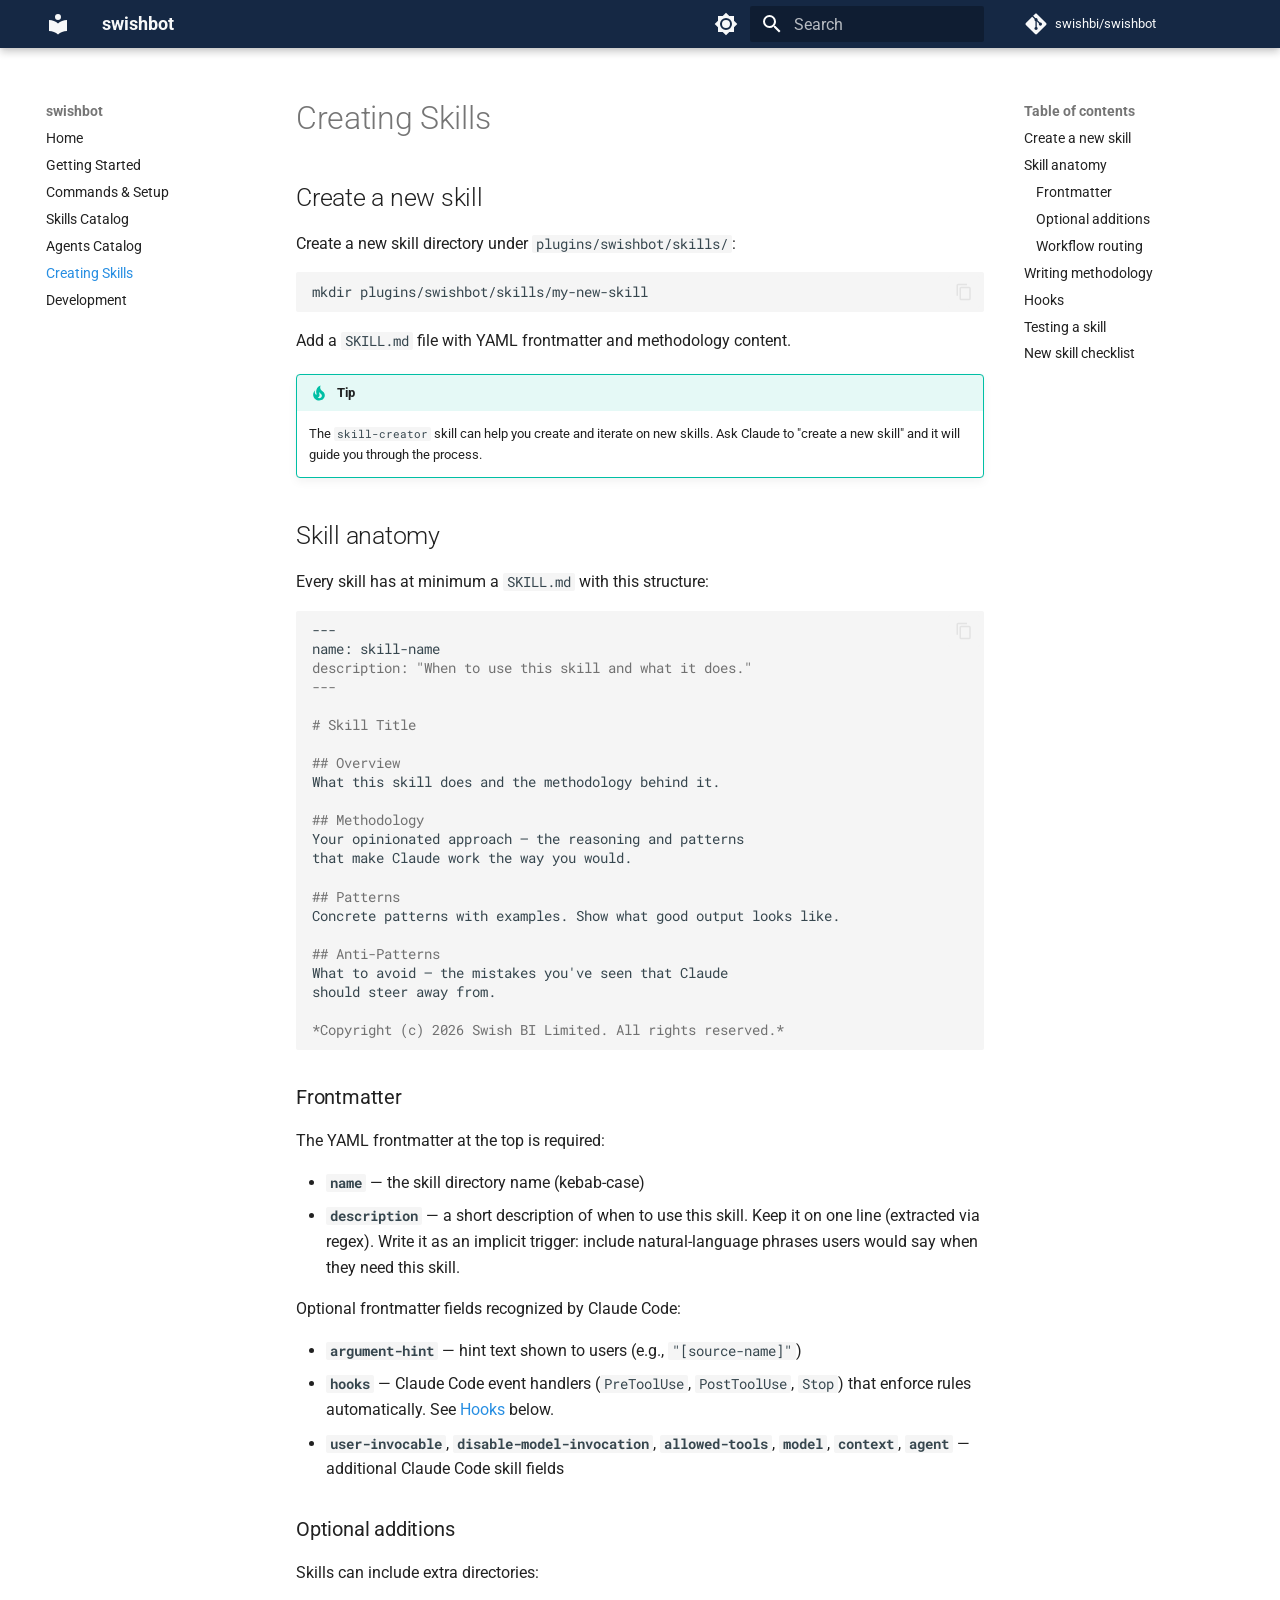
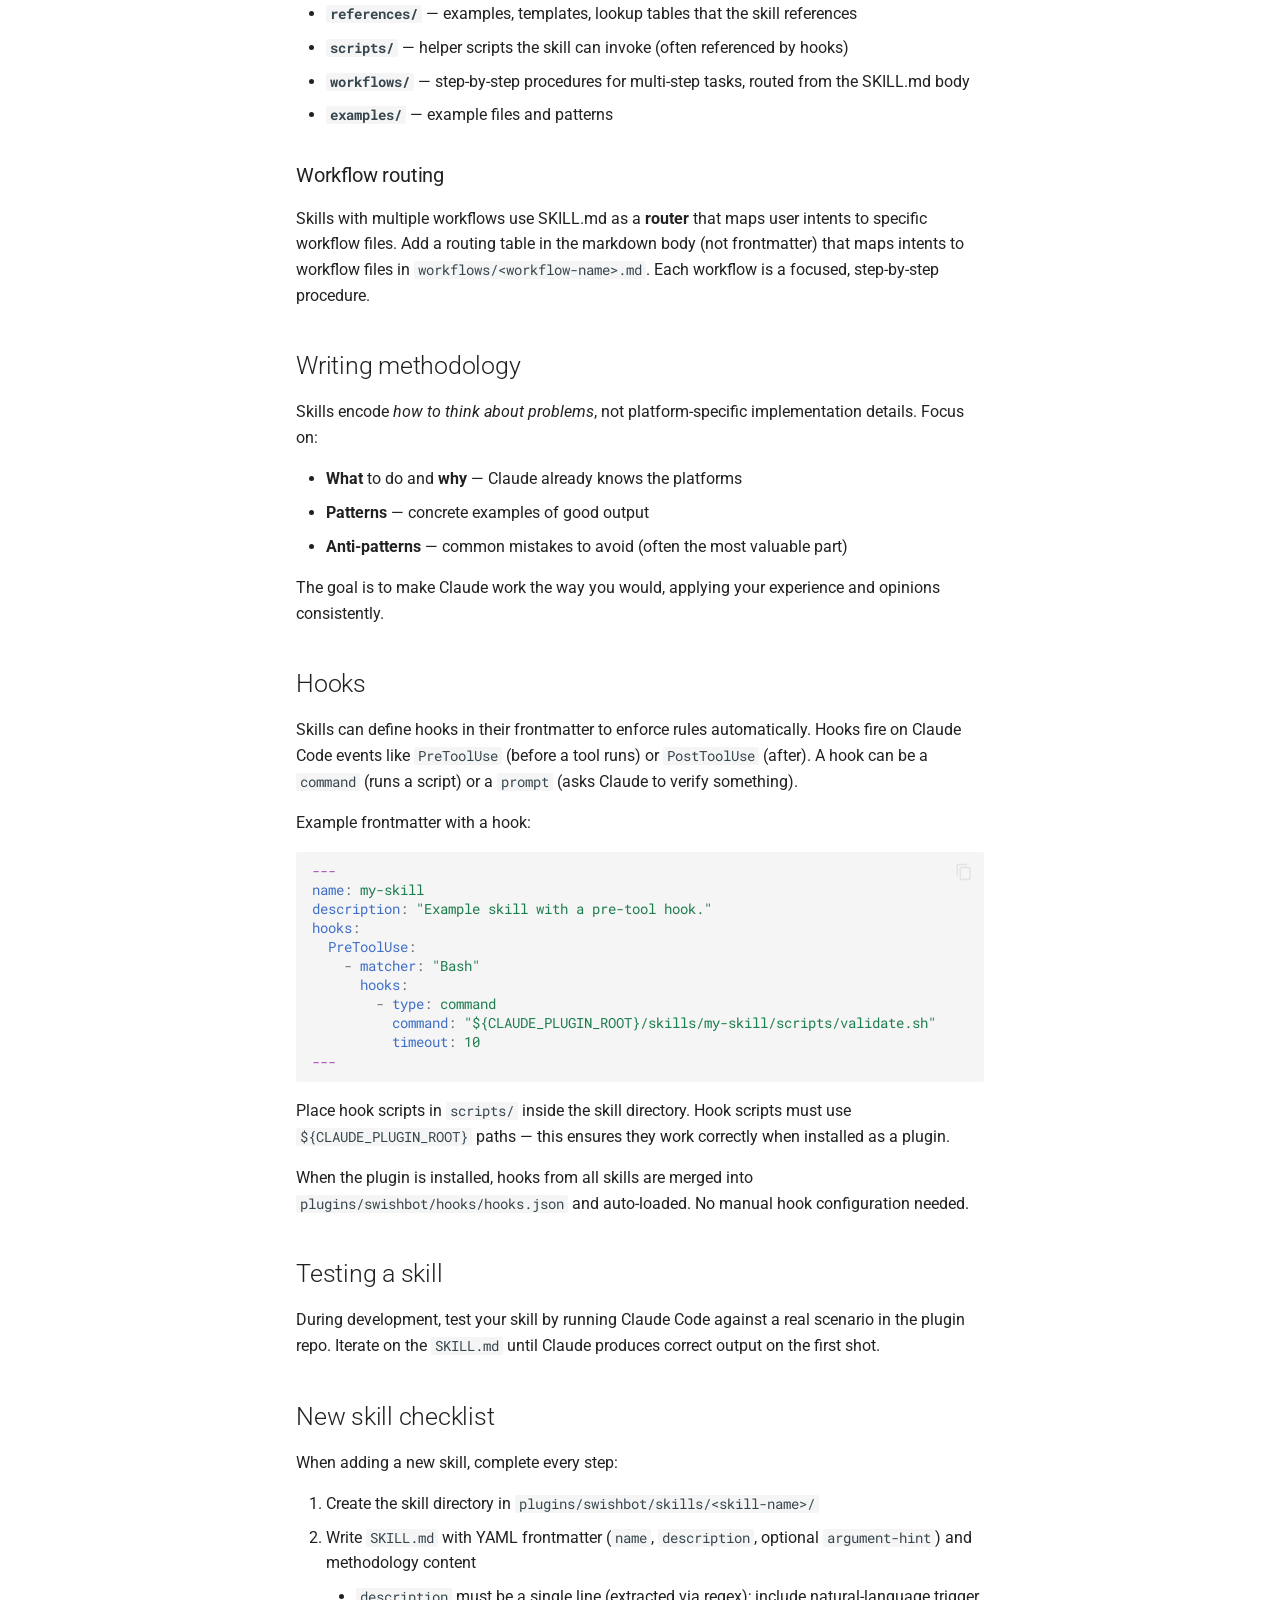
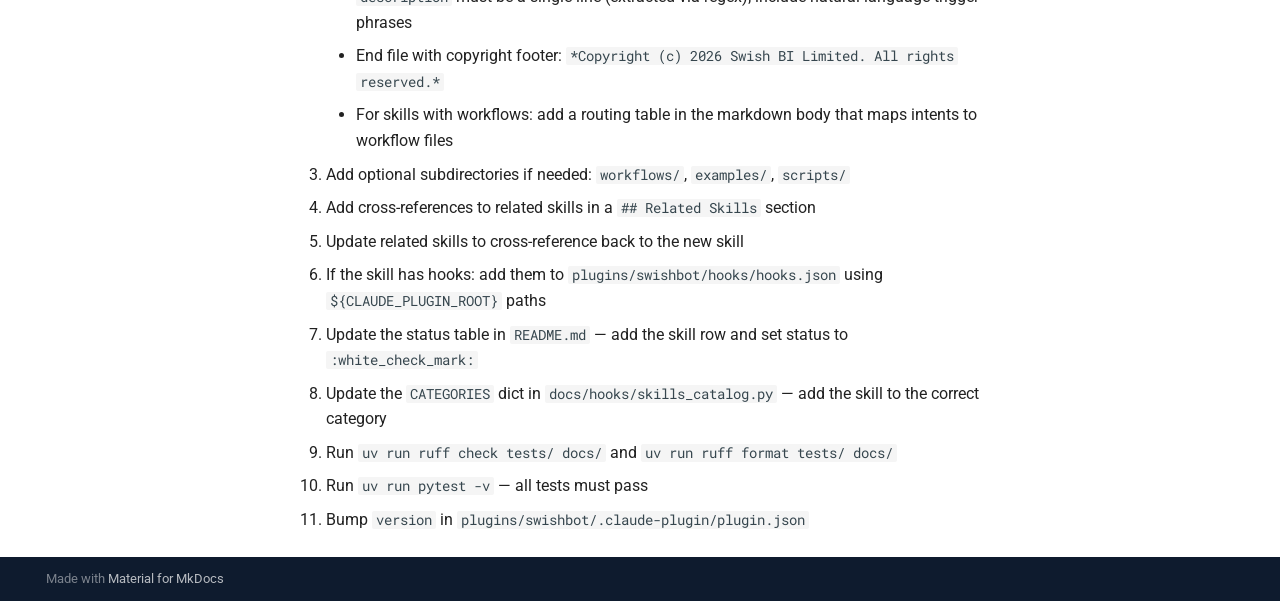
<file: creating-skills/index.html>
<!doctype html>
<html lang="en" class="no-js">
  <head>
    
      <meta charset="utf-8">
      <meta name="viewport" content="width=device-width,initial-scale=1">
      
        <meta name="description" content="Install data stack skills into your Claude environment">
      
      
      
        <link rel="canonical" href="https://swishbi.github.io/swishbot/creating-skills/">
      
      
        <link rel="prev" href="../agents/">
      
      
        <link rel="next" href="../development/">
      
      
        
      
      
      <link rel="icon" href="../assets/images/favicon.png">
      <meta name="generator" content="mkdocs-1.6.1, mkdocs-material-9.7.3">
    
    
      
        <title>Creating Skills - swishbot</title>
      
    
    
      <link rel="stylesheet" href="../assets/stylesheets/main.484c7ddc.min.css">
      
        
        <link rel="stylesheet" href="../assets/stylesheets/palette.ab4e12ef.min.css">
      
      


    
    
      
    
    
      
        
        
        <link rel="preconnect" href="https://fonts.gstatic.com" crossorigin>
        <link rel="stylesheet" href="https://fonts.googleapis.com/css?family=Roboto:300,300i,400,400i,700,700i%7CRoboto+Mono:400,400i,700,700i&display=fallback">
        <style>:root{--md-text-font:"Roboto";--md-code-font:"Roboto Mono"}</style>
      
    
    
      <link rel="stylesheet" href="../stylesheets/extra.css">
    
    <script>__md_scope=new URL("..",location),__md_hash=e=>[...e].reduce(((e,_)=>(e<<5)-e+_.charCodeAt(0)),0),__md_get=(e,_=localStorage,t=__md_scope)=>JSON.parse(_.getItem(t.pathname+"."+e)),__md_set=(e,_,t=localStorage,a=__md_scope)=>{try{t.setItem(a.pathname+"."+e,JSON.stringify(_))}catch(e){}}</script>
    
      

    
    
  </head>
  
  
    
    
      
    
    
    
    
    <body dir="ltr" data-md-color-scheme="default" data-md-color-primary="custom" data-md-color-accent="custom">
  
    
    <input class="md-toggle" data-md-toggle="drawer" type="checkbox" id="__drawer" autocomplete="off">
    <input class="md-toggle" data-md-toggle="search" type="checkbox" id="__search" autocomplete="off">
    <label class="md-overlay" for="__drawer"></label>
    <div data-md-component="skip">
      
        
        <a href="#creating-skills" class="md-skip">
          Skip to content
        </a>
      
    </div>
    <div data-md-component="announce">
      
    </div>
    
    
      

  

<header class="md-header md-header--shadow" data-md-component="header">
  <nav class="md-header__inner md-grid" aria-label="Header">
    <a href=".." title="swishbot" class="md-header__button md-logo" aria-label="swishbot" data-md-component="logo">
      
  
  <svg xmlns="http://www.w3.org/2000/svg" viewBox="0 0 24 24"><path d="M12 8a3 3 0 0 0 3-3 3 3 0 0 0-3-3 3 3 0 0 0-3 3 3 3 0 0 0 3 3m0 3.54C9.64 9.35 6.5 8 3 8v11c3.5 0 6.64 1.35 9 3.54 2.36-2.19 5.5-3.54 9-3.54V8c-3.5 0-6.64 1.35-9 3.54"/></svg>

    </a>
    <label class="md-header__button md-icon" for="__drawer">
      
      <svg xmlns="http://www.w3.org/2000/svg" viewBox="0 0 24 24"><path d="M3 6h18v2H3zm0 5h18v2H3zm0 5h18v2H3z"/></svg>
    </label>
    <div class="md-header__title" data-md-component="header-title">
      <div class="md-header__ellipsis">
        <div class="md-header__topic">
          <span class="md-ellipsis">
            swishbot
          </span>
        </div>
        <div class="md-header__topic" data-md-component="header-topic">
          <span class="md-ellipsis">
            
              Creating Skills
            
          </span>
        </div>
      </div>
    </div>
    
      
        <form class="md-header__option" data-md-component="palette">
  
    
    
    
    <input class="md-option" data-md-color-media="" data-md-color-scheme="default" data-md-color-primary="custom" data-md-color-accent="custom"  aria-label="Switch to dark mode"  type="radio" name="__palette" id="__palette_0">
    
      <label class="md-header__button md-icon" title="Switch to dark mode" for="__palette_1" hidden>
        <svg xmlns="http://www.w3.org/2000/svg" viewBox="0 0 24 24"><path d="M12 8a4 4 0 0 0-4 4 4 4 0 0 0 4 4 4 4 0 0 0 4-4 4 4 0 0 0-4-4m0 10a6 6 0 0 1-6-6 6 6 0 0 1 6-6 6 6 0 0 1 6 6 6 6 0 0 1-6 6m8-9.31V4h-4.69L12 .69 8.69 4H4v4.69L.69 12 4 15.31V20h4.69L12 23.31 15.31 20H20v-4.69L23.31 12z"/></svg>
      </label>
    
  
    
    
    
    <input class="md-option" data-md-color-media="" data-md-color-scheme="slate" data-md-color-primary="custom" data-md-color-accent="custom"  aria-label="Switch to light mode"  type="radio" name="__palette" id="__palette_1">
    
      <label class="md-header__button md-icon" title="Switch to light mode" for="__palette_0" hidden>
        <svg xmlns="http://www.w3.org/2000/svg" viewBox="0 0 24 24"><path d="M12 18c-.89 0-1.74-.2-2.5-.55C11.56 16.5 13 14.42 13 12s-1.44-4.5-3.5-5.45C10.26 6.2 11.11 6 12 6a6 6 0 0 1 6 6 6 6 0 0 1-6 6m8-9.31V4h-4.69L12 .69 8.69 4H4v4.69L.69 12 4 15.31V20h4.69L12 23.31 15.31 20H20v-4.69L23.31 12z"/></svg>
      </label>
    
  
</form>
      
    
    
      <script>var palette=__md_get("__palette");if(palette&&palette.color){if("(prefers-color-scheme)"===palette.color.media){var media=matchMedia("(prefers-color-scheme: light)"),input=document.querySelector(media.matches?"[data-md-color-media='(prefers-color-scheme: light)']":"[data-md-color-media='(prefers-color-scheme: dark)']");palette.color.media=input.getAttribute("data-md-color-media"),palette.color.scheme=input.getAttribute("data-md-color-scheme"),palette.color.primary=input.getAttribute("data-md-color-primary"),palette.color.accent=input.getAttribute("data-md-color-accent")}for(var[key,value]of Object.entries(palette.color))document.body.setAttribute("data-md-color-"+key,value)}</script>
    
    
    
      
      
        <label class="md-header__button md-icon" for="__search">
          
          <svg xmlns="http://www.w3.org/2000/svg" viewBox="0 0 24 24"><path d="M9.5 3A6.5 6.5 0 0 1 16 9.5c0 1.61-.59 3.09-1.56 4.23l.27.27h.79l5 5-1.5 1.5-5-5v-.79l-.27-.27A6.52 6.52 0 0 1 9.5 16 6.5 6.5 0 0 1 3 9.5 6.5 6.5 0 0 1 9.5 3m0 2C7 5 5 7 5 9.5S7 14 9.5 14 14 12 14 9.5 12 5 9.5 5"/></svg>
        </label>
        <div class="md-search" data-md-component="search" role="dialog">
  <label class="md-search__overlay" for="__search"></label>
  <div class="md-search__inner" role="search">
    <form class="md-search__form" name="search">
      <input type="text" class="md-search__input" name="query" aria-label="Search" placeholder="Search" autocapitalize="off" autocorrect="off" autocomplete="off" spellcheck="false" data-md-component="search-query" required>
      <label class="md-search__icon md-icon" for="__search">
        
        <svg xmlns="http://www.w3.org/2000/svg" viewBox="0 0 24 24"><path d="M9.5 3A6.5 6.5 0 0 1 16 9.5c0 1.61-.59 3.09-1.56 4.23l.27.27h.79l5 5-1.5 1.5-5-5v-.79l-.27-.27A6.52 6.52 0 0 1 9.5 16 6.5 6.5 0 0 1 3 9.5 6.5 6.5 0 0 1 9.5 3m0 2C7 5 5 7 5 9.5S7 14 9.5 14 14 12 14 9.5 12 5 9.5 5"/></svg>
        
        <svg xmlns="http://www.w3.org/2000/svg" viewBox="0 0 24 24"><path d="M20 11v2H8l5.5 5.5-1.42 1.42L4.16 12l7.92-7.92L13.5 5.5 8 11z"/></svg>
      </label>
      <nav class="md-search__options" aria-label="Search">
        
        <button type="reset" class="md-search__icon md-icon" title="Clear" aria-label="Clear" tabindex="-1">
          
          <svg xmlns="http://www.w3.org/2000/svg" viewBox="0 0 24 24"><path d="M19 6.41 17.59 5 12 10.59 6.41 5 5 6.41 10.59 12 5 17.59 6.41 19 12 13.41 17.59 19 19 17.59 13.41 12z"/></svg>
        </button>
      </nav>
      
    </form>
    <div class="md-search__output">
      <div class="md-search__scrollwrap" tabindex="0" data-md-scrollfix>
        <div class="md-search-result" data-md-component="search-result">
          <div class="md-search-result__meta">
            Initializing search
          </div>
          <ol class="md-search-result__list" role="presentation"></ol>
        </div>
      </div>
    </div>
  </div>
</div>
      
    
    
      <div class="md-header__source">
        <a href="https://github.com/swishbi/swishbot" title="Go to repository" class="md-source" data-md-component="source">
  <div class="md-source__icon md-icon">
    
    <svg xmlns="http://www.w3.org/2000/svg" viewBox="0 0 448 512"><!--! Font Awesome Free 7.1.0 by @fontawesome - https://fontawesome.com License - https://fontawesome.com/license/free (Icons: CC BY 4.0, Fonts: SIL OFL 1.1, Code: MIT License) Copyright 2025 Fonticons, Inc.--><path d="M439.6 236.1 244 40.5c-5.4-5.5-12.8-8.5-20.4-8.5s-15 3-20.4 8.4L162.5 81l51.5 51.5c27.1-9.1 52.7 16.8 43.4 43.7l49.7 49.7c34.2-11.8 61.2 31 35.5 56.7-26.5 26.5-70.2-2.9-56-37.3L240.3 199v121.9c25.3 12.5 22.3 41.8 9.1 55-6.4 6.4-15.2 10.1-24.3 10.1s-17.8-3.6-24.3-10.1c-17.6-17.6-11.1-46.9 11.2-56v-123c-20.8-8.5-24.6-30.7-18.6-45L142.6 101 8.5 235.1C3 240.6 0 247.9 0 255.5s3 15 8.5 20.4l195.6 195.7c5.4 5.4 12.7 8.4 20.4 8.4s15-3 20.4-8.4l194.7-194.7c5.4-5.4 8.4-12.8 8.4-20.4s-3-15-8.4-20.4"/></svg>
  </div>
  <div class="md-source__repository">
    swishbi/swishbot
  </div>
</a>
      </div>
    
  </nav>
  
</header>
    
    <div class="md-container" data-md-component="container">
      
      
        
          
        
      
      <main class="md-main" data-md-component="main">
        <div class="md-main__inner md-grid">
          
            
              
              <div class="md-sidebar md-sidebar--primary" data-md-component="sidebar" data-md-type="navigation" >
                <div class="md-sidebar__scrollwrap">
                  <div class="md-sidebar__inner">
                    



<nav class="md-nav md-nav--primary" aria-label="Navigation" data-md-level="0">
  <label class="md-nav__title" for="__drawer">
    <a href=".." title="swishbot" class="md-nav__button md-logo" aria-label="swishbot" data-md-component="logo">
      
  
  <svg xmlns="http://www.w3.org/2000/svg" viewBox="0 0 24 24"><path d="M12 8a3 3 0 0 0 3-3 3 3 0 0 0-3-3 3 3 0 0 0-3 3 3 3 0 0 0 3 3m0 3.54C9.64 9.35 6.5 8 3 8v11c3.5 0 6.64 1.35 9 3.54 2.36-2.19 5.5-3.54 9-3.54V8c-3.5 0-6.64 1.35-9 3.54"/></svg>

    </a>
    swishbot
  </label>
  
    <div class="md-nav__source">
      <a href="https://github.com/swishbi/swishbot" title="Go to repository" class="md-source" data-md-component="source">
  <div class="md-source__icon md-icon">
    
    <svg xmlns="http://www.w3.org/2000/svg" viewBox="0 0 448 512"><!--! Font Awesome Free 7.1.0 by @fontawesome - https://fontawesome.com License - https://fontawesome.com/license/free (Icons: CC BY 4.0, Fonts: SIL OFL 1.1, Code: MIT License) Copyright 2025 Fonticons, Inc.--><path d="M439.6 236.1 244 40.5c-5.4-5.5-12.8-8.5-20.4-8.5s-15 3-20.4 8.4L162.5 81l51.5 51.5c27.1-9.1 52.7 16.8 43.4 43.7l49.7 49.7c34.2-11.8 61.2 31 35.5 56.7-26.5 26.5-70.2-2.9-56-37.3L240.3 199v121.9c25.3 12.5 22.3 41.8 9.1 55-6.4 6.4-15.2 10.1-24.3 10.1s-17.8-3.6-24.3-10.1c-17.6-17.6-11.1-46.9 11.2-56v-123c-20.8-8.5-24.6-30.7-18.6-45L142.6 101 8.5 235.1C3 240.6 0 247.9 0 255.5s3 15 8.5 20.4l195.6 195.7c5.4 5.4 12.7 8.4 20.4 8.4s15-3 20.4-8.4l194.7-194.7c5.4-5.4 8.4-12.8 8.4-20.4s-3-15-8.4-20.4"/></svg>
  </div>
  <div class="md-source__repository">
    swishbi/swishbot
  </div>
</a>
    </div>
  
  <ul class="md-nav__list" data-md-scrollfix>
    
      
      
  
  
  
  
    <li class="md-nav__item">
      <a href=".." class="md-nav__link">
        
  
  
  <span class="md-ellipsis">
    
  
    Home
  

    
  </span>
  
  

      </a>
    </li>
  

    
      
      
  
  
  
  
    <li class="md-nav__item">
      <a href="../getting-started/" class="md-nav__link">
        
  
  
  <span class="md-ellipsis">
    
  
    Getting Started
  

    
  </span>
  
  

      </a>
    </li>
  

    
      
      
  
  
  
  
    <li class="md-nav__item">
      <a href="../commands-and-setup/" class="md-nav__link">
        
  
  
  <span class="md-ellipsis">
    
  
    Commands & Setup
  

    
  </span>
  
  

      </a>
    </li>
  

    
      
      
  
  
  
  
    <li class="md-nav__item">
      <a href="../skills/" class="md-nav__link">
        
  
  
  <span class="md-ellipsis">
    
  
    Skills Catalog
  

    
  </span>
  
  

      </a>
    </li>
  

    
      
      
  
  
  
  
    <li class="md-nav__item">
      <a href="../agents/" class="md-nav__link">
        
  
  
  <span class="md-ellipsis">
    
  
    Agents Catalog
  

    
  </span>
  
  

      </a>
    </li>
  

    
      
      
  
  
    
  
  
  
    <li class="md-nav__item md-nav__item--active">
      
      <input class="md-nav__toggle md-toggle" type="checkbox" id="__toc">
      
      
        
      
      
        <label class="md-nav__link md-nav__link--active" for="__toc">
          
  
  
  <span class="md-ellipsis">
    
  
    Creating Skills
  

    
  </span>
  
  

          <span class="md-nav__icon md-icon"></span>
        </label>
      
      <a href="./" class="md-nav__link md-nav__link--active">
        
  
  
  <span class="md-ellipsis">
    
  
    Creating Skills
  

    
  </span>
  
  

      </a>
      
        

<nav class="md-nav md-nav--secondary" aria-label="Table of contents">
  
  
  
    
  
  
    <label class="md-nav__title" for="__toc">
      <span class="md-nav__icon md-icon"></span>
      Table of contents
    </label>
    <ul class="md-nav__list" data-md-component="toc" data-md-scrollfix>
      
        <li class="md-nav__item">
  <a href="#create-a-new-skill" class="md-nav__link">
    <span class="md-ellipsis">
      
        Create a new skill
      
    </span>
  </a>
  
</li>
      
        <li class="md-nav__item">
  <a href="#skill-anatomy" class="md-nav__link">
    <span class="md-ellipsis">
      
        Skill anatomy
      
    </span>
  </a>
  
    <nav class="md-nav" aria-label="Skill anatomy">
      <ul class="md-nav__list">
        
          <li class="md-nav__item">
  <a href="#frontmatter" class="md-nav__link">
    <span class="md-ellipsis">
      
        Frontmatter
      
    </span>
  </a>
  
</li>
        
          <li class="md-nav__item">
  <a href="#optional-additions" class="md-nav__link">
    <span class="md-ellipsis">
      
        Optional additions
      
    </span>
  </a>
  
</li>
        
          <li class="md-nav__item">
  <a href="#workflow-routing" class="md-nav__link">
    <span class="md-ellipsis">
      
        Workflow routing
      
    </span>
  </a>
  
</li>
        
      </ul>
    </nav>
  
</li>
      
        <li class="md-nav__item">
  <a href="#writing-methodology" class="md-nav__link">
    <span class="md-ellipsis">
      
        Writing methodology
      
    </span>
  </a>
  
</li>
      
        <li class="md-nav__item">
  <a href="#hooks" class="md-nav__link">
    <span class="md-ellipsis">
      
        Hooks
      
    </span>
  </a>
  
</li>
      
        <li class="md-nav__item">
  <a href="#testing-a-skill" class="md-nav__link">
    <span class="md-ellipsis">
      
        Testing a skill
      
    </span>
  </a>
  
</li>
      
        <li class="md-nav__item">
  <a href="#new-skill-checklist" class="md-nav__link">
    <span class="md-ellipsis">
      
        New skill checklist
      
    </span>
  </a>
  
</li>
      
    </ul>
  
</nav>
      
    </li>
  

    
      
      
  
  
  
  
    <li class="md-nav__item">
      <a href="../development/" class="md-nav__link">
        
  
  
  <span class="md-ellipsis">
    
  
    Development
  

    
  </span>
  
  

      </a>
    </li>
  

    
  </ul>
</nav>
                  </div>
                </div>
              </div>
            
            
              
              <div class="md-sidebar md-sidebar--secondary" data-md-component="sidebar" data-md-type="toc" >
                <div class="md-sidebar__scrollwrap">
                  <div class="md-sidebar__inner">
                    

<nav class="md-nav md-nav--secondary" aria-label="Table of contents">
  
  
  
    
  
  
    <label class="md-nav__title" for="__toc">
      <span class="md-nav__icon md-icon"></span>
      Table of contents
    </label>
    <ul class="md-nav__list" data-md-component="toc" data-md-scrollfix>
      
        <li class="md-nav__item">
  <a href="#create-a-new-skill" class="md-nav__link">
    <span class="md-ellipsis">
      
        Create a new skill
      
    </span>
  </a>
  
</li>
      
        <li class="md-nav__item">
  <a href="#skill-anatomy" class="md-nav__link">
    <span class="md-ellipsis">
      
        Skill anatomy
      
    </span>
  </a>
  
    <nav class="md-nav" aria-label="Skill anatomy">
      <ul class="md-nav__list">
        
          <li class="md-nav__item">
  <a href="#frontmatter" class="md-nav__link">
    <span class="md-ellipsis">
      
        Frontmatter
      
    </span>
  </a>
  
</li>
        
          <li class="md-nav__item">
  <a href="#optional-additions" class="md-nav__link">
    <span class="md-ellipsis">
      
        Optional additions
      
    </span>
  </a>
  
</li>
        
          <li class="md-nav__item">
  <a href="#workflow-routing" class="md-nav__link">
    <span class="md-ellipsis">
      
        Workflow routing
      
    </span>
  </a>
  
</li>
        
      </ul>
    </nav>
  
</li>
      
        <li class="md-nav__item">
  <a href="#writing-methodology" class="md-nav__link">
    <span class="md-ellipsis">
      
        Writing methodology
      
    </span>
  </a>
  
</li>
      
        <li class="md-nav__item">
  <a href="#hooks" class="md-nav__link">
    <span class="md-ellipsis">
      
        Hooks
      
    </span>
  </a>
  
</li>
      
        <li class="md-nav__item">
  <a href="#testing-a-skill" class="md-nav__link">
    <span class="md-ellipsis">
      
        Testing a skill
      
    </span>
  </a>
  
</li>
      
        <li class="md-nav__item">
  <a href="#new-skill-checklist" class="md-nav__link">
    <span class="md-ellipsis">
      
        New skill checklist
      
    </span>
  </a>
  
</li>
      
    </ul>
  
</nav>
                  </div>
                </div>
              </div>
            
          
          
            <div class="md-content" data-md-component="content">
              
              <article class="md-content__inner md-typeset">
                
                  


  
  


<h1 id="creating-skills">Creating Skills</h1>
<h2 id="create-a-new-skill">Create a new skill</h2>
<p>Create a new skill directory under <code>plugins/swishbot/skills/</code>:</p>
<div class="highlight"><pre><span></span><code>mkdir<span class="w"> </span>plugins/swishbot/skills/my-new-skill
</code></pre></div>
<p>Add a <code>SKILL.md</code> file with YAML frontmatter and methodology content.</p>
<div class="admonition tip">
<p class="admonition-title">Tip</p>
<p>The <code>skill-creator</code> skill can help you create and iterate on new skills. Ask Claude to "create a new skill" and it will guide you through the process.</p>
</div>
<h2 id="skill-anatomy">Skill anatomy</h2>
<p>Every skill has at minimum a <code>SKILL.md</code> with this structure:</p>
<div class="highlight"><pre><span></span><code>---
name: skill-name
<span class="gu">description: &quot;When to use this skill and what it does.&quot;</span>
<span class="gu">---</span>

<span class="gh"># Skill Title</span>

<span class="gu">## Overview</span>
What this skill does and the methodology behind it.

<span class="gu">## Methodology</span>
Your opinionated approach — the reasoning and patterns
that make Claude work the way you would.

<span class="gu">## Patterns</span>
Concrete patterns with examples. Show what good output looks like.

<span class="gu">## Anti-Patterns</span>
What to avoid — the mistakes you&#39;ve seen that Claude
should steer away from.

<span class="ge">*Copyright (c) 2026 Swish BI Limited. All rights reserved.*</span>
</code></pre></div>
<h3 id="frontmatter">Frontmatter</h3>
<p>The YAML frontmatter at the top is required:</p>
<ul>
<li><strong><code>name</code></strong> — the skill directory name (kebab-case)</li>
<li><strong><code>description</code></strong> — a short description of when to use this skill. Keep it on one line (extracted via regex). Write it as an implicit trigger: include natural-language phrases users would say when they need this skill.</li>
</ul>
<p>Optional frontmatter fields recognized by Claude Code:</p>
<ul>
<li><strong><code>argument-hint</code></strong> — hint text shown to users (e.g., <code>"[source-name]"</code>)</li>
<li><strong><code>hooks</code></strong> — Claude Code event handlers (<code>PreToolUse</code>, <code>PostToolUse</code>, <code>Stop</code>) that enforce rules automatically. See <a href="#hooks">Hooks</a> below.</li>
<li><strong><code>user-invocable</code></strong>, <strong><code>disable-model-invocation</code></strong>, <strong><code>allowed-tools</code></strong>, <strong><code>model</code></strong>, <strong><code>context</code></strong>, <strong><code>agent</code></strong> — additional Claude Code skill fields</li>
</ul>
<h3 id="optional-additions">Optional additions</h3>
<p>Skills can include extra directories:</p>
<ul>
<li><strong><code>references/</code></strong> — examples, templates, lookup tables that the skill references</li>
<li><strong><code>scripts/</code></strong> — helper scripts the skill can invoke (often referenced by hooks)</li>
<li><strong><code>workflows/</code></strong> — step-by-step procedures for multi-step tasks, routed from the SKILL.md body</li>
<li><strong><code>examples/</code></strong> — example files and patterns</li>
</ul>
<h3 id="workflow-routing">Workflow routing</h3>
<p>Skills with multiple workflows use SKILL.md as a <strong>router</strong> that maps user intents to specific workflow files. Add a routing table in the markdown body (not frontmatter) that maps intents to workflow files in <code>workflows/&lt;workflow-name&gt;.md</code>. Each workflow is a focused, step-by-step procedure.</p>
<h2 id="writing-methodology">Writing methodology</h2>
<p>Skills encode <em>how to think about problems</em>, not platform-specific implementation details. Focus on:</p>
<ul>
<li><strong>What</strong> to do and <strong>why</strong> — Claude already knows the platforms</li>
<li><strong>Patterns</strong> — concrete examples of good output</li>
<li><strong>Anti-patterns</strong> — common mistakes to avoid (often the most valuable part)</li>
</ul>
<p>The goal is to make Claude work the way you would, applying your experience and opinions consistently.</p>
<h2 id="hooks">Hooks</h2>
<p>Skills can define hooks in their frontmatter to enforce rules automatically. Hooks fire on Claude Code events like <code>PreToolUse</code> (before a tool runs) or <code>PostToolUse</code> (after). A hook can be a <code>command</code> (runs a script) or a <code>prompt</code> (asks Claude to verify something).</p>
<p>Example frontmatter with a hook:</p>
<div class="highlight"><pre><span></span><code><span class="nn">---</span>
<span class="nt">name</span><span class="p">:</span><span class="w"> </span><span class="l l-Scalar l-Scalar-Plain">my-skill</span>
<span class="nt">description</span><span class="p">:</span><span class="w"> </span><span class="s">&quot;Example</span><span class="nv"> </span><span class="s">skill</span><span class="nv"> </span><span class="s">with</span><span class="nv"> </span><span class="s">a</span><span class="nv"> </span><span class="s">pre-tool</span><span class="nv"> </span><span class="s">hook.&quot;</span>
<span class="nt">hooks</span><span class="p">:</span>
<span class="w">  </span><span class="nt">PreToolUse</span><span class="p">:</span>
<span class="w">    </span><span class="p p-Indicator">-</span><span class="w"> </span><span class="nt">matcher</span><span class="p">:</span><span class="w"> </span><span class="s">&quot;Bash&quot;</span>
<span class="w">      </span><span class="nt">hooks</span><span class="p">:</span>
<span class="w">        </span><span class="p p-Indicator">-</span><span class="w"> </span><span class="nt">type</span><span class="p">:</span><span class="w"> </span><span class="l l-Scalar l-Scalar-Plain">command</span>
<span class="w">          </span><span class="nt">command</span><span class="p">:</span><span class="w"> </span><span class="s">&quot;${CLAUDE_PLUGIN_ROOT}/skills/my-skill/scripts/validate.sh&quot;</span>
<span class="w">          </span><span class="nt">timeout</span><span class="p">:</span><span class="w"> </span><span class="l l-Scalar l-Scalar-Plain">10</span>
<span class="nn">---</span>
</code></pre></div>
<p>Place hook scripts in <code>scripts/</code> inside the skill directory. Hook scripts must use <code>${CLAUDE_PLUGIN_ROOT}</code> paths — this ensures they work correctly when installed as a plugin.</p>
<p>When the plugin is installed, hooks from all skills are merged into <code>plugins/swishbot/hooks/hooks.json</code> and auto-loaded. No manual hook configuration needed.</p>
<h2 id="testing-a-skill">Testing a skill</h2>
<p>During development, test your skill by running Claude Code against a real scenario in the plugin repo. Iterate on the <code>SKILL.md</code> until Claude produces correct output on the first shot.</p>
<h2 id="new-skill-checklist">New skill checklist</h2>
<p>When adding a new skill, complete every step:</p>
<ol>
<li>Create the skill directory in <code>plugins/swishbot/skills/&lt;skill-name&gt;/</code></li>
<li>Write <code>SKILL.md</code> with YAML frontmatter (<code>name</code>, <code>description</code>, optional <code>argument-hint</code>) and methodology content<ul>
<li><code>description</code> must be a single line (extracted via regex); include natural-language trigger phrases</li>
<li>End file with copyright footer: <code>*Copyright (c) 2026 Swish BI Limited. All rights reserved.*</code></li>
<li>For skills with workflows: add a routing table in the markdown body that maps intents to workflow files</li>
</ul>
</li>
<li>Add optional subdirectories if needed: <code>workflows/</code>, <code>examples/</code>, <code>scripts/</code></li>
<li>Add cross-references to related skills in a <code>## Related Skills</code> section</li>
<li>Update related skills to cross-reference back to the new skill</li>
<li>If the skill has hooks: add them to <code>plugins/swishbot/hooks/hooks.json</code> using <code>${CLAUDE_PLUGIN_ROOT}</code> paths</li>
<li>Update the status table in <code>README.md</code> — add the skill row and set status to <code>:white_check_mark:</code></li>
<li>Update the <code>CATEGORIES</code> dict in <code>docs/hooks/skills_catalog.py</code> — add the skill to the correct category</li>
<li>Run <code>uv run ruff check tests/ docs/</code> and <code>uv run ruff format tests/ docs/</code></li>
<li>Run <code>uv run pytest -v</code> — all tests must pass</li>
<li>Bump <code>version</code> in <code>plugins/swishbot/.claude-plugin/plugin.json</code></li>
</ol>












                
              </article>
            </div>
          
          
<script>var target=document.getElementById(location.hash.slice(1));target&&target.name&&(target.checked=target.name.startsWith("__tabbed_"))</script>
        </div>
        
          <button type="button" class="md-top md-icon" data-md-component="top" hidden>
  
  <svg xmlns="http://www.w3.org/2000/svg" viewBox="0 0 24 24"><path d="M13 20h-2V8l-5.5 5.5-1.42-1.42L12 4.16l7.92 7.92-1.42 1.42L13 8z"/></svg>
  Back to top
</button>
        
      </main>
      
        <footer class="md-footer">
  
  <div class="md-footer-meta md-typeset">
    <div class="md-footer-meta__inner md-grid">
      <div class="md-copyright">
  
  
    Made with
    <a href="https://squidfunk.github.io/mkdocs-material/" target="_blank" rel="noopener">
      Material for MkDocs
    </a>
  
</div>
      
    </div>
  </div>
</footer>
      
    </div>
    <div class="md-dialog" data-md-component="dialog">
      <div class="md-dialog__inner md-typeset"></div>
    </div>
    
    
    
      
      
      <script id="__config" type="application/json">{"annotate": null, "base": "..", "features": ["content.code.copy", "navigation.sections", "navigation.expand", "navigation.top"], "search": "../assets/javascripts/workers/search.2c215733.min.js", "tags": null, "translations": {"clipboard.copied": "Copied to clipboard", "clipboard.copy": "Copy to clipboard", "search.result.more.one": "1 more on this page", "search.result.more.other": "# more on this page", "search.result.none": "No matching documents", "search.result.one": "1 matching document", "search.result.other": "# matching documents", "search.result.placeholder": "Type to start searching", "search.result.term.missing": "Missing", "select.version": "Select version"}, "version": null}</script>
    
    
      <script src="../assets/javascripts/bundle.79ae519e.min.js"></script>
      
    
  </body>
</html>
</file>
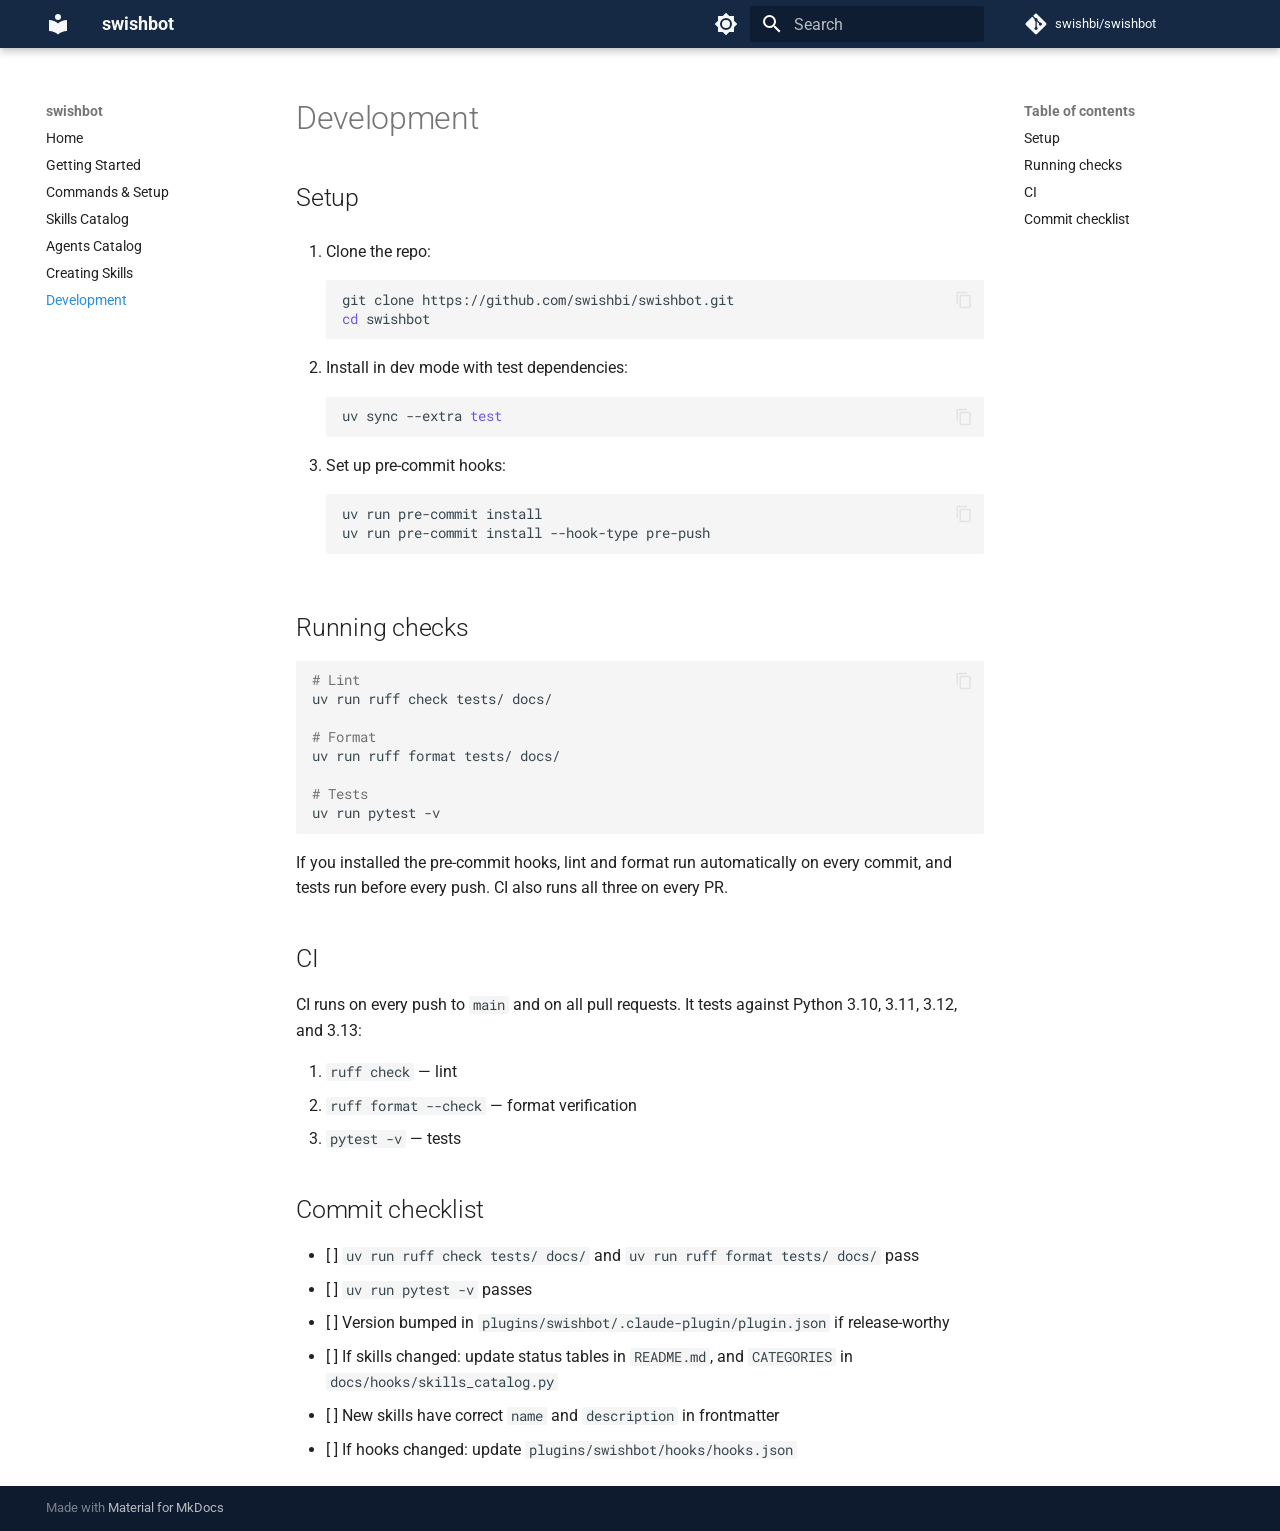
<file: development/index.html>
<!doctype html>
<html lang="en" class="no-js">
  <head>
    
      <meta charset="utf-8">
      <meta name="viewport" content="width=device-width,initial-scale=1">
      
        <meta name="description" content="Install data stack skills into your Claude environment">
      
      
      
        <link rel="canonical" href="https://swishbi.github.io/swishbot/development/">
      
      
        <link rel="prev" href="../creating-skills/">
      
      
      
        
      
      
      <link rel="icon" href="../assets/images/favicon.png">
      <meta name="generator" content="mkdocs-1.6.1, mkdocs-material-9.7.3">
    
    
      
        <title>Development - swishbot</title>
      
    
    
      <link rel="stylesheet" href="../assets/stylesheets/main.484c7ddc.min.css">
      
        
        <link rel="stylesheet" href="../assets/stylesheets/palette.ab4e12ef.min.css">
      
      


    
    
      
    
    
      
        
        
        <link rel="preconnect" href="https://fonts.gstatic.com" crossorigin>
        <link rel="stylesheet" href="https://fonts.googleapis.com/css?family=Roboto:300,300i,400,400i,700,700i%7CRoboto+Mono:400,400i,700,700i&display=fallback">
        <style>:root{--md-text-font:"Roboto";--md-code-font:"Roboto Mono"}</style>
      
    
    
      <link rel="stylesheet" href="../stylesheets/extra.css">
    
    <script>__md_scope=new URL("..",location),__md_hash=e=>[...e].reduce(((e,_)=>(e<<5)-e+_.charCodeAt(0)),0),__md_get=(e,_=localStorage,t=__md_scope)=>JSON.parse(_.getItem(t.pathname+"."+e)),__md_set=(e,_,t=localStorage,a=__md_scope)=>{try{t.setItem(a.pathname+"."+e,JSON.stringify(_))}catch(e){}}</script>
    
      

    
    
  </head>
  
  
    
    
      
    
    
    
    
    <body dir="ltr" data-md-color-scheme="default" data-md-color-primary="custom" data-md-color-accent="custom">
  
    
    <input class="md-toggle" data-md-toggle="drawer" type="checkbox" id="__drawer" autocomplete="off">
    <input class="md-toggle" data-md-toggle="search" type="checkbox" id="__search" autocomplete="off">
    <label class="md-overlay" for="__drawer"></label>
    <div data-md-component="skip">
      
        
        <a href="#development" class="md-skip">
          Skip to content
        </a>
      
    </div>
    <div data-md-component="announce">
      
    </div>
    
    
      

  

<header class="md-header md-header--shadow" data-md-component="header">
  <nav class="md-header__inner md-grid" aria-label="Header">
    <a href=".." title="swishbot" class="md-header__button md-logo" aria-label="swishbot" data-md-component="logo">
      
  
  <svg xmlns="http://www.w3.org/2000/svg" viewBox="0 0 24 24"><path d="M12 8a3 3 0 0 0 3-3 3 3 0 0 0-3-3 3 3 0 0 0-3 3 3 3 0 0 0 3 3m0 3.54C9.64 9.35 6.5 8 3 8v11c3.5 0 6.64 1.35 9 3.54 2.36-2.19 5.5-3.54 9-3.54V8c-3.5 0-6.64 1.35-9 3.54"/></svg>

    </a>
    <label class="md-header__button md-icon" for="__drawer">
      
      <svg xmlns="http://www.w3.org/2000/svg" viewBox="0 0 24 24"><path d="M3 6h18v2H3zm0 5h18v2H3zm0 5h18v2H3z"/></svg>
    </label>
    <div class="md-header__title" data-md-component="header-title">
      <div class="md-header__ellipsis">
        <div class="md-header__topic">
          <span class="md-ellipsis">
            swishbot
          </span>
        </div>
        <div class="md-header__topic" data-md-component="header-topic">
          <span class="md-ellipsis">
            
              Development
            
          </span>
        </div>
      </div>
    </div>
    
      
        <form class="md-header__option" data-md-component="palette">
  
    
    
    
    <input class="md-option" data-md-color-media="" data-md-color-scheme="default" data-md-color-primary="custom" data-md-color-accent="custom"  aria-label="Switch to dark mode"  type="radio" name="__palette" id="__palette_0">
    
      <label class="md-header__button md-icon" title="Switch to dark mode" for="__palette_1" hidden>
        <svg xmlns="http://www.w3.org/2000/svg" viewBox="0 0 24 24"><path d="M12 8a4 4 0 0 0-4 4 4 4 0 0 0 4 4 4 4 0 0 0 4-4 4 4 0 0 0-4-4m0 10a6 6 0 0 1-6-6 6 6 0 0 1 6-6 6 6 0 0 1 6 6 6 6 0 0 1-6 6m8-9.31V4h-4.69L12 .69 8.69 4H4v4.69L.69 12 4 15.31V20h4.69L12 23.31 15.31 20H20v-4.69L23.31 12z"/></svg>
      </label>
    
  
    
    
    
    <input class="md-option" data-md-color-media="" data-md-color-scheme="slate" data-md-color-primary="custom" data-md-color-accent="custom"  aria-label="Switch to light mode"  type="radio" name="__palette" id="__palette_1">
    
      <label class="md-header__button md-icon" title="Switch to light mode" for="__palette_0" hidden>
        <svg xmlns="http://www.w3.org/2000/svg" viewBox="0 0 24 24"><path d="M12 18c-.89 0-1.74-.2-2.5-.55C11.56 16.5 13 14.42 13 12s-1.44-4.5-3.5-5.45C10.26 6.2 11.11 6 12 6a6 6 0 0 1 6 6 6 6 0 0 1-6 6m8-9.31V4h-4.69L12 .69 8.69 4H4v4.69L.69 12 4 15.31V20h4.69L12 23.31 15.31 20H20v-4.69L23.31 12z"/></svg>
      </label>
    
  
</form>
      
    
    
      <script>var palette=__md_get("__palette");if(palette&&palette.color){if("(prefers-color-scheme)"===palette.color.media){var media=matchMedia("(prefers-color-scheme: light)"),input=document.querySelector(media.matches?"[data-md-color-media='(prefers-color-scheme: light)']":"[data-md-color-media='(prefers-color-scheme: dark)']");palette.color.media=input.getAttribute("data-md-color-media"),palette.color.scheme=input.getAttribute("data-md-color-scheme"),palette.color.primary=input.getAttribute("data-md-color-primary"),palette.color.accent=input.getAttribute("data-md-color-accent")}for(var[key,value]of Object.entries(palette.color))document.body.setAttribute("data-md-color-"+key,value)}</script>
    
    
    
      
      
        <label class="md-header__button md-icon" for="__search">
          
          <svg xmlns="http://www.w3.org/2000/svg" viewBox="0 0 24 24"><path d="M9.5 3A6.5 6.5 0 0 1 16 9.5c0 1.61-.59 3.09-1.56 4.23l.27.27h.79l5 5-1.5 1.5-5-5v-.79l-.27-.27A6.52 6.52 0 0 1 9.5 16 6.5 6.5 0 0 1 3 9.5 6.5 6.5 0 0 1 9.5 3m0 2C7 5 5 7 5 9.5S7 14 9.5 14 14 12 14 9.5 12 5 9.5 5"/></svg>
        </label>
        <div class="md-search" data-md-component="search" role="dialog">
  <label class="md-search__overlay" for="__search"></label>
  <div class="md-search__inner" role="search">
    <form class="md-search__form" name="search">
      <input type="text" class="md-search__input" name="query" aria-label="Search" placeholder="Search" autocapitalize="off" autocorrect="off" autocomplete="off" spellcheck="false" data-md-component="search-query" required>
      <label class="md-search__icon md-icon" for="__search">
        
        <svg xmlns="http://www.w3.org/2000/svg" viewBox="0 0 24 24"><path d="M9.5 3A6.5 6.5 0 0 1 16 9.5c0 1.61-.59 3.09-1.56 4.23l.27.27h.79l5 5-1.5 1.5-5-5v-.79l-.27-.27A6.52 6.52 0 0 1 9.5 16 6.5 6.5 0 0 1 3 9.5 6.5 6.5 0 0 1 9.5 3m0 2C7 5 5 7 5 9.5S7 14 9.5 14 14 12 14 9.5 12 5 9.5 5"/></svg>
        
        <svg xmlns="http://www.w3.org/2000/svg" viewBox="0 0 24 24"><path d="M20 11v2H8l5.5 5.5-1.42 1.42L4.16 12l7.92-7.92L13.5 5.5 8 11z"/></svg>
      </label>
      <nav class="md-search__options" aria-label="Search">
        
        <button type="reset" class="md-search__icon md-icon" title="Clear" aria-label="Clear" tabindex="-1">
          
          <svg xmlns="http://www.w3.org/2000/svg" viewBox="0 0 24 24"><path d="M19 6.41 17.59 5 12 10.59 6.41 5 5 6.41 10.59 12 5 17.59 6.41 19 12 13.41 17.59 19 19 17.59 13.41 12z"/></svg>
        </button>
      </nav>
      
    </form>
    <div class="md-search__output">
      <div class="md-search__scrollwrap" tabindex="0" data-md-scrollfix>
        <div class="md-search-result" data-md-component="search-result">
          <div class="md-search-result__meta">
            Initializing search
          </div>
          <ol class="md-search-result__list" role="presentation"></ol>
        </div>
      </div>
    </div>
  </div>
</div>
      
    
    
      <div class="md-header__source">
        <a href="https://github.com/swishbi/swishbot" title="Go to repository" class="md-source" data-md-component="source">
  <div class="md-source__icon md-icon">
    
    <svg xmlns="http://www.w3.org/2000/svg" viewBox="0 0 448 512"><!--! Font Awesome Free 7.1.0 by @fontawesome - https://fontawesome.com License - https://fontawesome.com/license/free (Icons: CC BY 4.0, Fonts: SIL OFL 1.1, Code: MIT License) Copyright 2025 Fonticons, Inc.--><path d="M439.6 236.1 244 40.5c-5.4-5.5-12.8-8.5-20.4-8.5s-15 3-20.4 8.4L162.5 81l51.5 51.5c27.1-9.1 52.7 16.8 43.4 43.7l49.7 49.7c34.2-11.8 61.2 31 35.5 56.7-26.5 26.5-70.2-2.9-56-37.3L240.3 199v121.9c25.3 12.5 22.3 41.8 9.1 55-6.4 6.4-15.2 10.1-24.3 10.1s-17.8-3.6-24.3-10.1c-17.6-17.6-11.1-46.9 11.2-56v-123c-20.8-8.5-24.6-30.7-18.6-45L142.6 101 8.5 235.1C3 240.6 0 247.9 0 255.5s3 15 8.5 20.4l195.6 195.7c5.4 5.4 12.7 8.4 20.4 8.4s15-3 20.4-8.4l194.7-194.7c5.4-5.4 8.4-12.8 8.4-20.4s-3-15-8.4-20.4"/></svg>
  </div>
  <div class="md-source__repository">
    swishbi/swishbot
  </div>
</a>
      </div>
    
  </nav>
  
</header>
    
    <div class="md-container" data-md-component="container">
      
      
        
          
        
      
      <main class="md-main" data-md-component="main">
        <div class="md-main__inner md-grid">
          
            
              
              <div class="md-sidebar md-sidebar--primary" data-md-component="sidebar" data-md-type="navigation" >
                <div class="md-sidebar__scrollwrap">
                  <div class="md-sidebar__inner">
                    



<nav class="md-nav md-nav--primary" aria-label="Navigation" data-md-level="0">
  <label class="md-nav__title" for="__drawer">
    <a href=".." title="swishbot" class="md-nav__button md-logo" aria-label="swishbot" data-md-component="logo">
      
  
  <svg xmlns="http://www.w3.org/2000/svg" viewBox="0 0 24 24"><path d="M12 8a3 3 0 0 0 3-3 3 3 0 0 0-3-3 3 3 0 0 0-3 3 3 3 0 0 0 3 3m0 3.54C9.64 9.35 6.5 8 3 8v11c3.5 0 6.64 1.35 9 3.54 2.36-2.19 5.5-3.54 9-3.54V8c-3.5 0-6.64 1.35-9 3.54"/></svg>

    </a>
    swishbot
  </label>
  
    <div class="md-nav__source">
      <a href="https://github.com/swishbi/swishbot" title="Go to repository" class="md-source" data-md-component="source">
  <div class="md-source__icon md-icon">
    
    <svg xmlns="http://www.w3.org/2000/svg" viewBox="0 0 448 512"><!--! Font Awesome Free 7.1.0 by @fontawesome - https://fontawesome.com License - https://fontawesome.com/license/free (Icons: CC BY 4.0, Fonts: SIL OFL 1.1, Code: MIT License) Copyright 2025 Fonticons, Inc.--><path d="M439.6 236.1 244 40.5c-5.4-5.5-12.8-8.5-20.4-8.5s-15 3-20.4 8.4L162.5 81l51.5 51.5c27.1-9.1 52.7 16.8 43.4 43.7l49.7 49.7c34.2-11.8 61.2 31 35.5 56.7-26.5 26.5-70.2-2.9-56-37.3L240.3 199v121.9c25.3 12.5 22.3 41.8 9.1 55-6.4 6.4-15.2 10.1-24.3 10.1s-17.8-3.6-24.3-10.1c-17.6-17.6-11.1-46.9 11.2-56v-123c-20.8-8.5-24.6-30.7-18.6-45L142.6 101 8.5 235.1C3 240.6 0 247.9 0 255.5s3 15 8.5 20.4l195.6 195.7c5.4 5.4 12.7 8.4 20.4 8.4s15-3 20.4-8.4l194.7-194.7c5.4-5.4 8.4-12.8 8.4-20.4s-3-15-8.4-20.4"/></svg>
  </div>
  <div class="md-source__repository">
    swishbi/swishbot
  </div>
</a>
    </div>
  
  <ul class="md-nav__list" data-md-scrollfix>
    
      
      
  
  
  
  
    <li class="md-nav__item">
      <a href=".." class="md-nav__link">
        
  
  
  <span class="md-ellipsis">
    
  
    Home
  

    
  </span>
  
  

      </a>
    </li>
  

    
      
      
  
  
  
  
    <li class="md-nav__item">
      <a href="../getting-started/" class="md-nav__link">
        
  
  
  <span class="md-ellipsis">
    
  
    Getting Started
  

    
  </span>
  
  

      </a>
    </li>
  

    
      
      
  
  
  
  
    <li class="md-nav__item">
      <a href="../commands-and-setup/" class="md-nav__link">
        
  
  
  <span class="md-ellipsis">
    
  
    Commands & Setup
  

    
  </span>
  
  

      </a>
    </li>
  

    
      
      
  
  
  
  
    <li class="md-nav__item">
      <a href="../skills/" class="md-nav__link">
        
  
  
  <span class="md-ellipsis">
    
  
    Skills Catalog
  

    
  </span>
  
  

      </a>
    </li>
  

    
      
      
  
  
  
  
    <li class="md-nav__item">
      <a href="../agents/" class="md-nav__link">
        
  
  
  <span class="md-ellipsis">
    
  
    Agents Catalog
  

    
  </span>
  
  

      </a>
    </li>
  

    
      
      
  
  
  
  
    <li class="md-nav__item">
      <a href="../creating-skills/" class="md-nav__link">
        
  
  
  <span class="md-ellipsis">
    
  
    Creating Skills
  

    
  </span>
  
  

      </a>
    </li>
  

    
      
      
  
  
    
  
  
  
    <li class="md-nav__item md-nav__item--active">
      
      <input class="md-nav__toggle md-toggle" type="checkbox" id="__toc">
      
      
        
      
      
        <label class="md-nav__link md-nav__link--active" for="__toc">
          
  
  
  <span class="md-ellipsis">
    
  
    Development
  

    
  </span>
  
  

          <span class="md-nav__icon md-icon"></span>
        </label>
      
      <a href="./" class="md-nav__link md-nav__link--active">
        
  
  
  <span class="md-ellipsis">
    
  
    Development
  

    
  </span>
  
  

      </a>
      
        

<nav class="md-nav md-nav--secondary" aria-label="Table of contents">
  
  
  
    
  
  
    <label class="md-nav__title" for="__toc">
      <span class="md-nav__icon md-icon"></span>
      Table of contents
    </label>
    <ul class="md-nav__list" data-md-component="toc" data-md-scrollfix>
      
        <li class="md-nav__item">
  <a href="#setup" class="md-nav__link">
    <span class="md-ellipsis">
      
        Setup
      
    </span>
  </a>
  
</li>
      
        <li class="md-nav__item">
  <a href="#running-checks" class="md-nav__link">
    <span class="md-ellipsis">
      
        Running checks
      
    </span>
  </a>
  
</li>
      
        <li class="md-nav__item">
  <a href="#ci" class="md-nav__link">
    <span class="md-ellipsis">
      
        CI
      
    </span>
  </a>
  
</li>
      
        <li class="md-nav__item">
  <a href="#commit-checklist" class="md-nav__link">
    <span class="md-ellipsis">
      
        Commit checklist
      
    </span>
  </a>
  
</li>
      
    </ul>
  
</nav>
      
    </li>
  

    
  </ul>
</nav>
                  </div>
                </div>
              </div>
            
            
              
              <div class="md-sidebar md-sidebar--secondary" data-md-component="sidebar" data-md-type="toc" >
                <div class="md-sidebar__scrollwrap">
                  <div class="md-sidebar__inner">
                    

<nav class="md-nav md-nav--secondary" aria-label="Table of contents">
  
  
  
    
  
  
    <label class="md-nav__title" for="__toc">
      <span class="md-nav__icon md-icon"></span>
      Table of contents
    </label>
    <ul class="md-nav__list" data-md-component="toc" data-md-scrollfix>
      
        <li class="md-nav__item">
  <a href="#setup" class="md-nav__link">
    <span class="md-ellipsis">
      
        Setup
      
    </span>
  </a>
  
</li>
      
        <li class="md-nav__item">
  <a href="#running-checks" class="md-nav__link">
    <span class="md-ellipsis">
      
        Running checks
      
    </span>
  </a>
  
</li>
      
        <li class="md-nav__item">
  <a href="#ci" class="md-nav__link">
    <span class="md-ellipsis">
      
        CI
      
    </span>
  </a>
  
</li>
      
        <li class="md-nav__item">
  <a href="#commit-checklist" class="md-nav__link">
    <span class="md-ellipsis">
      
        Commit checklist
      
    </span>
  </a>
  
</li>
      
    </ul>
  
</nav>
                  </div>
                </div>
              </div>
            
          
          
            <div class="md-content" data-md-component="content">
              
              <article class="md-content__inner md-typeset">
                
                  


  
  


<h1 id="development">Development</h1>
<h2 id="setup">Setup</h2>
<ol>
<li>
<p>Clone the repo:</p>
<div class="highlight"><pre><span></span><code>git<span class="w"> </span>clone<span class="w"> </span>https://github.com/swishbi/swishbot.git
<span class="nb">cd</span><span class="w"> </span>swishbot
</code></pre></div>
</li>
<li>
<p>Install in dev mode with test dependencies:</p>
<div class="highlight"><pre><span></span><code>uv<span class="w"> </span>sync<span class="w"> </span>--extra<span class="w"> </span><span class="nb">test</span>
</code></pre></div>
</li>
<li>
<p>Set up pre-commit hooks:</p>
<div class="highlight"><pre><span></span><code>uv<span class="w"> </span>run<span class="w"> </span>pre-commit<span class="w"> </span>install
uv<span class="w"> </span>run<span class="w"> </span>pre-commit<span class="w"> </span>install<span class="w"> </span>--hook-type<span class="w"> </span>pre-push
</code></pre></div>
</li>
</ol>
<h2 id="running-checks">Running checks</h2>
<div class="highlight"><pre><span></span><code><span class="c1"># Lint</span>
uv<span class="w"> </span>run<span class="w"> </span>ruff<span class="w"> </span>check<span class="w"> </span>tests/<span class="w"> </span>docs/

<span class="c1"># Format</span>
uv<span class="w"> </span>run<span class="w"> </span>ruff<span class="w"> </span>format<span class="w"> </span>tests/<span class="w"> </span>docs/

<span class="c1"># Tests</span>
uv<span class="w"> </span>run<span class="w"> </span>pytest<span class="w"> </span>-v
</code></pre></div>
<p>If you installed the pre-commit hooks, lint and format run automatically on every commit, and tests run before every push. CI also runs all three on every PR.</p>
<h2 id="ci">CI</h2>
<p>CI runs on every push to <code>main</code> and on all pull requests. It tests against Python 3.10, 3.11, 3.12, and 3.13:</p>
<ol>
<li><code>ruff check</code> — lint</li>
<li><code>ruff format --check</code> — format verification</li>
<li><code>pytest -v</code> — tests</li>
</ol>
<h2 id="commit-checklist">Commit checklist</h2>
<ul>
<li>[ ] <code>uv run ruff check tests/ docs/</code> and <code>uv run ruff format tests/ docs/</code> pass</li>
<li>[ ] <code>uv run pytest -v</code> passes</li>
<li>[ ] Version bumped in <code>plugins/swishbot/.claude-plugin/plugin.json</code> if release-worthy</li>
<li>[ ] If skills changed: update status tables in <code>README.md</code>, and <code>CATEGORIES</code> in <code>docs/hooks/skills_catalog.py</code></li>
<li>[ ] New skills have correct <code>name</code> and <code>description</code> in frontmatter</li>
<li>[ ] If hooks changed: update <code>plugins/swishbot/hooks/hooks.json</code></li>
</ul>












                
              </article>
            </div>
          
          
<script>var target=document.getElementById(location.hash.slice(1));target&&target.name&&(target.checked=target.name.startsWith("__tabbed_"))</script>
        </div>
        
          <button type="button" class="md-top md-icon" data-md-component="top" hidden>
  
  <svg xmlns="http://www.w3.org/2000/svg" viewBox="0 0 24 24"><path d="M13 20h-2V8l-5.5 5.5-1.42-1.42L12 4.16l7.92 7.92-1.42 1.42L13 8z"/></svg>
  Back to top
</button>
        
      </main>
      
        <footer class="md-footer">
  
  <div class="md-footer-meta md-typeset">
    <div class="md-footer-meta__inner md-grid">
      <div class="md-copyright">
  
  
    Made with
    <a href="https://squidfunk.github.io/mkdocs-material/" target="_blank" rel="noopener">
      Material for MkDocs
    </a>
  
</div>
      
    </div>
  </div>
</footer>
      
    </div>
    <div class="md-dialog" data-md-component="dialog">
      <div class="md-dialog__inner md-typeset"></div>
    </div>
    
    
    
      
      
      <script id="__config" type="application/json">{"annotate": null, "base": "..", "features": ["content.code.copy", "navigation.sections", "navigation.expand", "navigation.top"], "search": "../assets/javascripts/workers/search.2c215733.min.js", "tags": null, "translations": {"clipboard.copied": "Copied to clipboard", "clipboard.copy": "Copy to clipboard", "search.result.more.one": "1 more on this page", "search.result.more.other": "# more on this page", "search.result.none": "No matching documents", "search.result.one": "1 matching document", "search.result.other": "# matching documents", "search.result.placeholder": "Type to start searching", "search.result.term.missing": "Missing", "select.version": "Select version"}, "version": null}</script>
    
    
      <script src="../assets/javascripts/bundle.79ae519e.min.js"></script>
      
    
  </body>
</html>
</file>
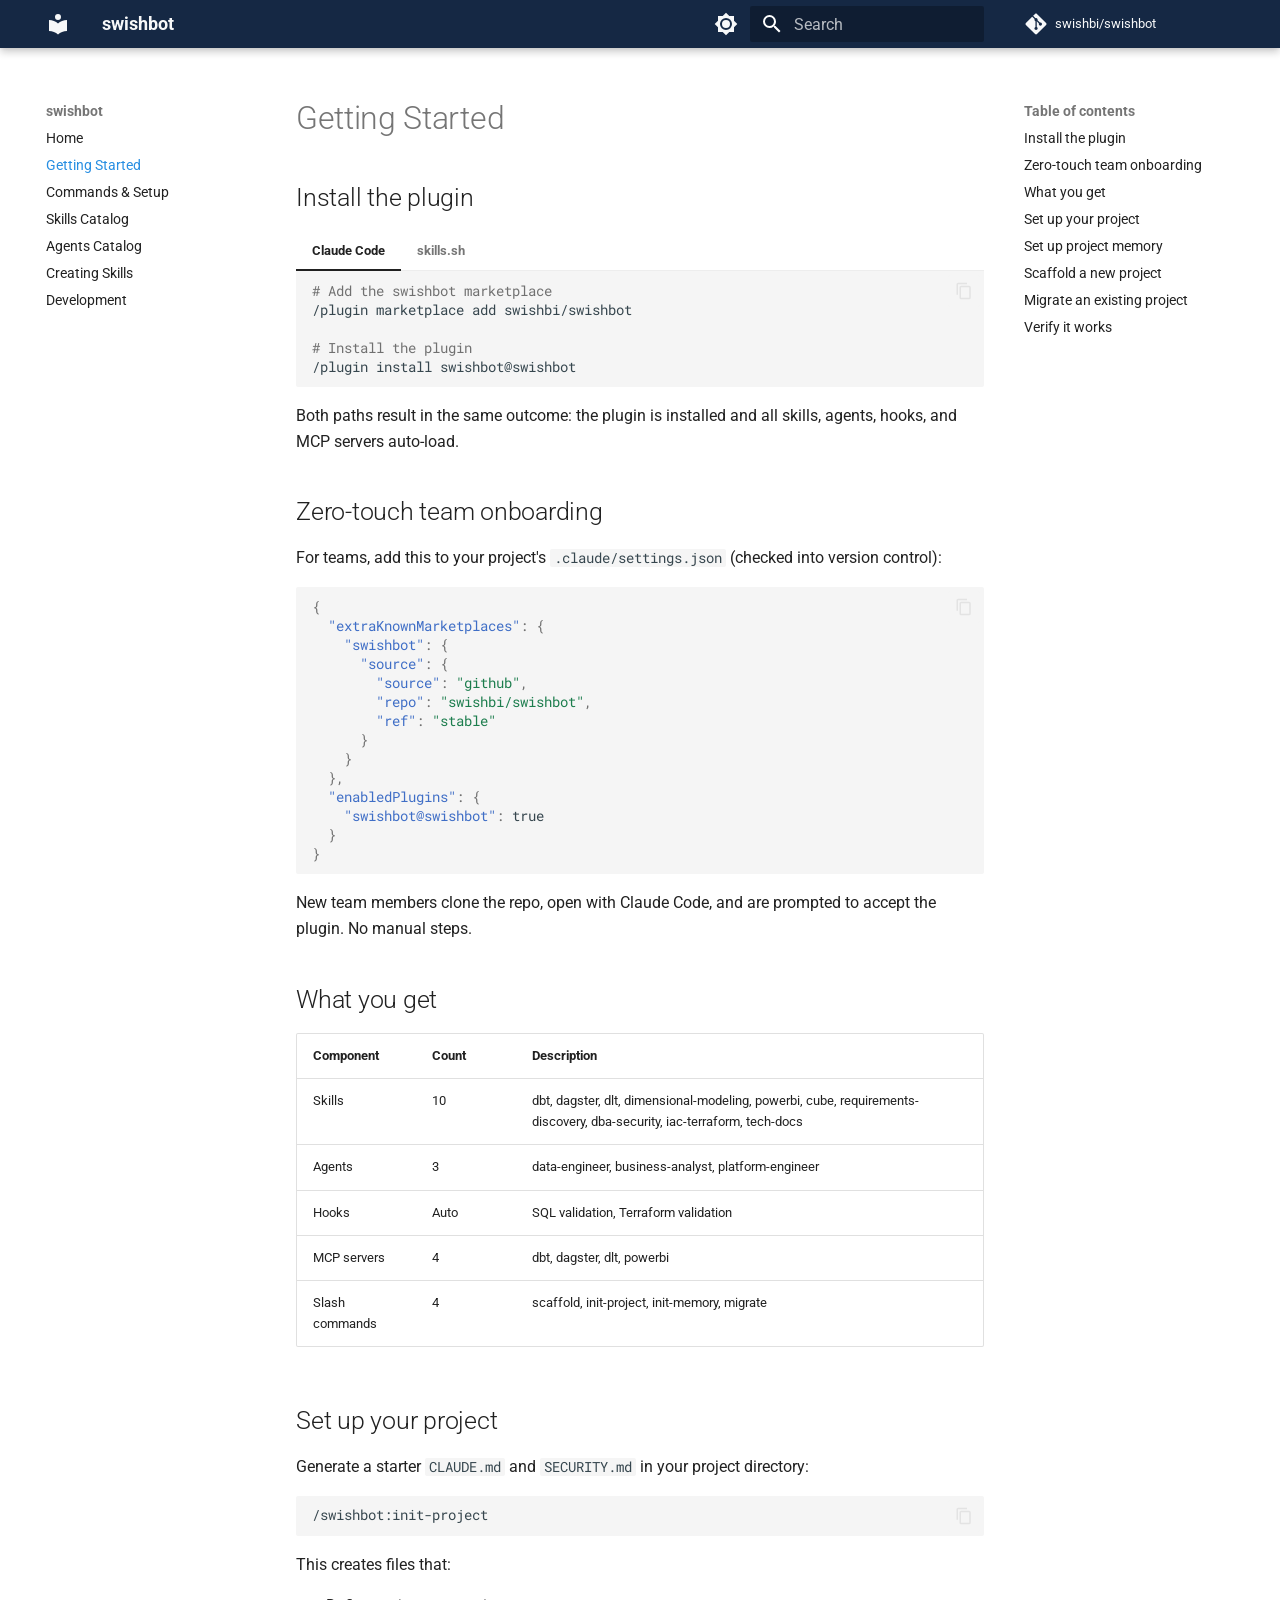
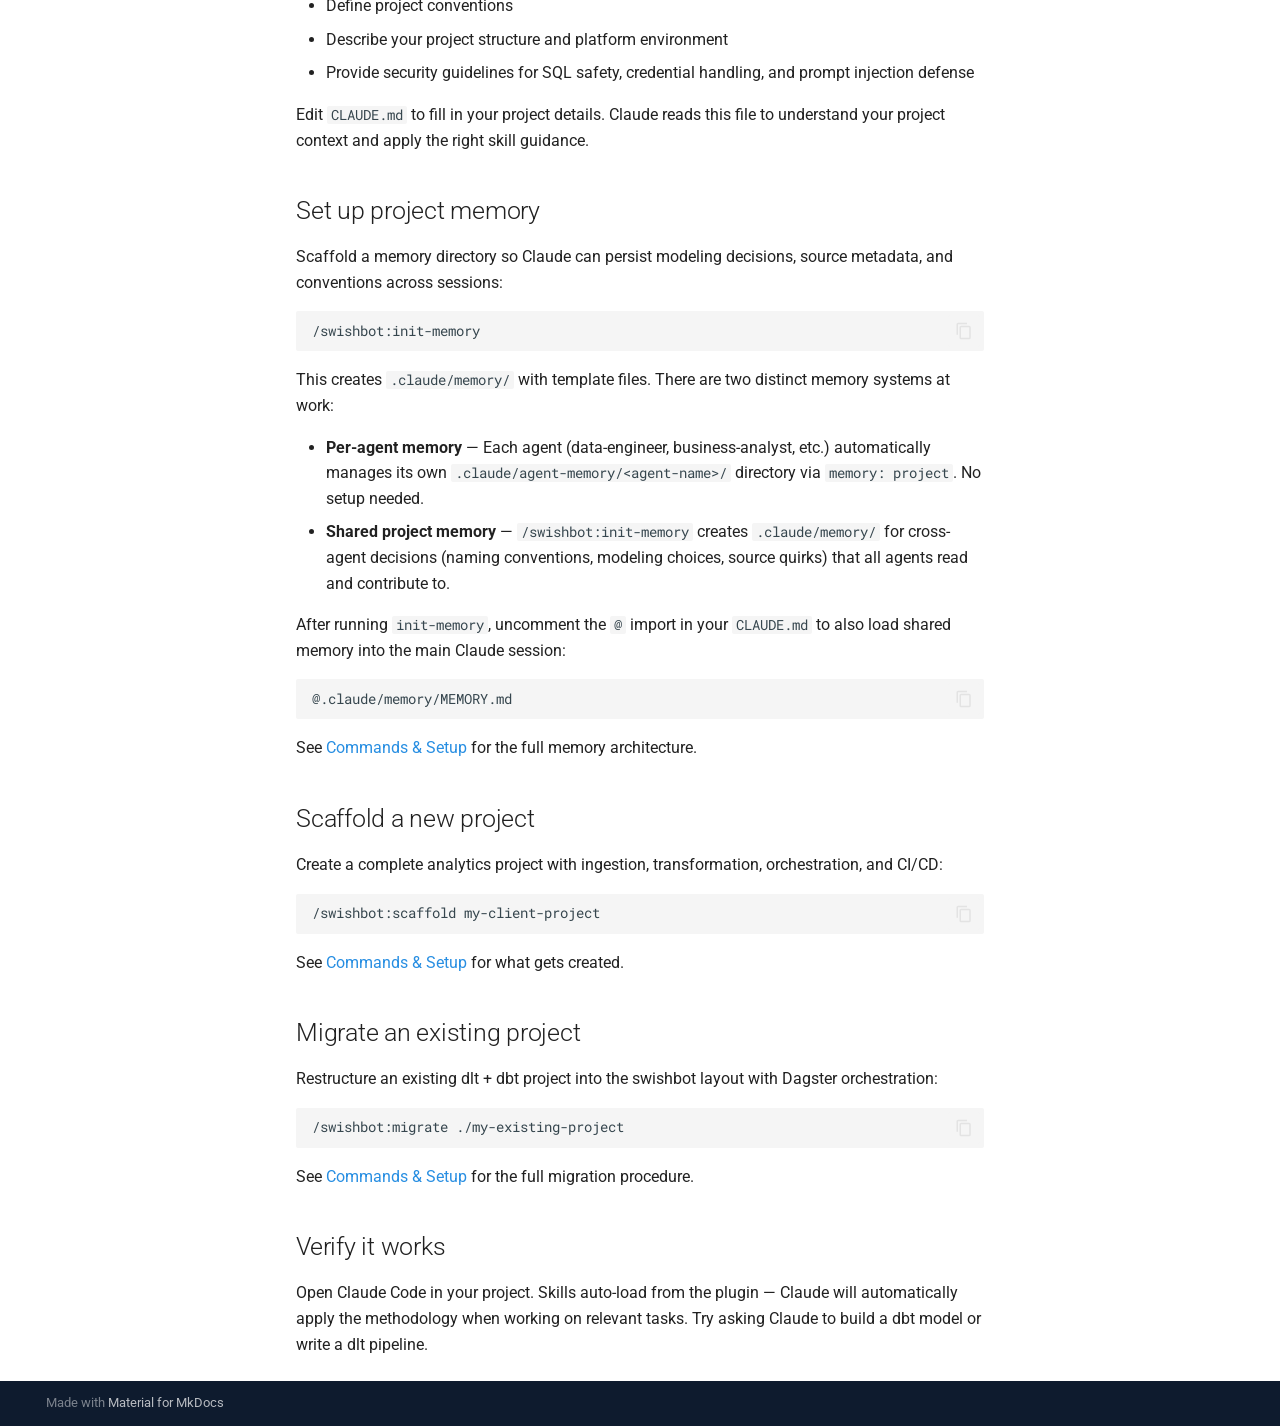
<file: getting-started/index.html>
<!doctype html>
<html lang="en" class="no-js">
  <head>
    
      <meta charset="utf-8">
      <meta name="viewport" content="width=device-width,initial-scale=1">
      
        <meta name="description" content="Install data stack skills into your Claude environment">
      
      
      
        <link rel="canonical" href="https://swishbi.github.io/swishbot/getting-started/">
      
      
        <link rel="prev" href="..">
      
      
        <link rel="next" href="../commands-and-setup/">
      
      
        
      
      
      <link rel="icon" href="../assets/images/favicon.png">
      <meta name="generator" content="mkdocs-1.6.1, mkdocs-material-9.7.3">
    
    
      
        <title>Getting Started - swishbot</title>
      
    
    
      <link rel="stylesheet" href="../assets/stylesheets/main.484c7ddc.min.css">
      
        
        <link rel="stylesheet" href="../assets/stylesheets/palette.ab4e12ef.min.css">
      
      


    
    
      
    
    
      
        
        
        <link rel="preconnect" href="https://fonts.gstatic.com" crossorigin>
        <link rel="stylesheet" href="https://fonts.googleapis.com/css?family=Roboto:300,300i,400,400i,700,700i%7CRoboto+Mono:400,400i,700,700i&display=fallback">
        <style>:root{--md-text-font:"Roboto";--md-code-font:"Roboto Mono"}</style>
      
    
    
      <link rel="stylesheet" href="../stylesheets/extra.css">
    
    <script>__md_scope=new URL("..",location),__md_hash=e=>[...e].reduce(((e,_)=>(e<<5)-e+_.charCodeAt(0)),0),__md_get=(e,_=localStorage,t=__md_scope)=>JSON.parse(_.getItem(t.pathname+"."+e)),__md_set=(e,_,t=localStorage,a=__md_scope)=>{try{t.setItem(a.pathname+"."+e,JSON.stringify(_))}catch(e){}}</script>
    
      

    
    
  </head>
  
  
    
    
      
    
    
    
    
    <body dir="ltr" data-md-color-scheme="default" data-md-color-primary="custom" data-md-color-accent="custom">
  
    
    <input class="md-toggle" data-md-toggle="drawer" type="checkbox" id="__drawer" autocomplete="off">
    <input class="md-toggle" data-md-toggle="search" type="checkbox" id="__search" autocomplete="off">
    <label class="md-overlay" for="__drawer"></label>
    <div data-md-component="skip">
      
        
        <a href="#getting-started" class="md-skip">
          Skip to content
        </a>
      
    </div>
    <div data-md-component="announce">
      
    </div>
    
    
      

  

<header class="md-header md-header--shadow" data-md-component="header">
  <nav class="md-header__inner md-grid" aria-label="Header">
    <a href=".." title="swishbot" class="md-header__button md-logo" aria-label="swishbot" data-md-component="logo">
      
  
  <svg xmlns="http://www.w3.org/2000/svg" viewBox="0 0 24 24"><path d="M12 8a3 3 0 0 0 3-3 3 3 0 0 0-3-3 3 3 0 0 0-3 3 3 3 0 0 0 3 3m0 3.54C9.64 9.35 6.5 8 3 8v11c3.5 0 6.64 1.35 9 3.54 2.36-2.19 5.5-3.54 9-3.54V8c-3.5 0-6.64 1.35-9 3.54"/></svg>

    </a>
    <label class="md-header__button md-icon" for="__drawer">
      
      <svg xmlns="http://www.w3.org/2000/svg" viewBox="0 0 24 24"><path d="M3 6h18v2H3zm0 5h18v2H3zm0 5h18v2H3z"/></svg>
    </label>
    <div class="md-header__title" data-md-component="header-title">
      <div class="md-header__ellipsis">
        <div class="md-header__topic">
          <span class="md-ellipsis">
            swishbot
          </span>
        </div>
        <div class="md-header__topic" data-md-component="header-topic">
          <span class="md-ellipsis">
            
              Getting Started
            
          </span>
        </div>
      </div>
    </div>
    
      
        <form class="md-header__option" data-md-component="palette">
  
    
    
    
    <input class="md-option" data-md-color-media="" data-md-color-scheme="default" data-md-color-primary="custom" data-md-color-accent="custom"  aria-label="Switch to dark mode"  type="radio" name="__palette" id="__palette_0">
    
      <label class="md-header__button md-icon" title="Switch to dark mode" for="__palette_1" hidden>
        <svg xmlns="http://www.w3.org/2000/svg" viewBox="0 0 24 24"><path d="M12 8a4 4 0 0 0-4 4 4 4 0 0 0 4 4 4 4 0 0 0 4-4 4 4 0 0 0-4-4m0 10a6 6 0 0 1-6-6 6 6 0 0 1 6-6 6 6 0 0 1 6 6 6 6 0 0 1-6 6m8-9.31V4h-4.69L12 .69 8.69 4H4v4.69L.69 12 4 15.31V20h4.69L12 23.31 15.31 20H20v-4.69L23.31 12z"/></svg>
      </label>
    
  
    
    
    
    <input class="md-option" data-md-color-media="" data-md-color-scheme="slate" data-md-color-primary="custom" data-md-color-accent="custom"  aria-label="Switch to light mode"  type="radio" name="__palette" id="__palette_1">
    
      <label class="md-header__button md-icon" title="Switch to light mode" for="__palette_0" hidden>
        <svg xmlns="http://www.w3.org/2000/svg" viewBox="0 0 24 24"><path d="M12 18c-.89 0-1.74-.2-2.5-.55C11.56 16.5 13 14.42 13 12s-1.44-4.5-3.5-5.45C10.26 6.2 11.11 6 12 6a6 6 0 0 1 6 6 6 6 0 0 1-6 6m8-9.31V4h-4.69L12 .69 8.69 4H4v4.69L.69 12 4 15.31V20h4.69L12 23.31 15.31 20H20v-4.69L23.31 12z"/></svg>
      </label>
    
  
</form>
      
    
    
      <script>var palette=__md_get("__palette");if(palette&&palette.color){if("(prefers-color-scheme)"===palette.color.media){var media=matchMedia("(prefers-color-scheme: light)"),input=document.querySelector(media.matches?"[data-md-color-media='(prefers-color-scheme: light)']":"[data-md-color-media='(prefers-color-scheme: dark)']");palette.color.media=input.getAttribute("data-md-color-media"),palette.color.scheme=input.getAttribute("data-md-color-scheme"),palette.color.primary=input.getAttribute("data-md-color-primary"),palette.color.accent=input.getAttribute("data-md-color-accent")}for(var[key,value]of Object.entries(palette.color))document.body.setAttribute("data-md-color-"+key,value)}</script>
    
    
    
      
      
        <label class="md-header__button md-icon" for="__search">
          
          <svg xmlns="http://www.w3.org/2000/svg" viewBox="0 0 24 24"><path d="M9.5 3A6.5 6.5 0 0 1 16 9.5c0 1.61-.59 3.09-1.56 4.23l.27.27h.79l5 5-1.5 1.5-5-5v-.79l-.27-.27A6.52 6.52 0 0 1 9.5 16 6.5 6.5 0 0 1 3 9.5 6.5 6.5 0 0 1 9.5 3m0 2C7 5 5 7 5 9.5S7 14 9.5 14 14 12 14 9.5 12 5 9.5 5"/></svg>
        </label>
        <div class="md-search" data-md-component="search" role="dialog">
  <label class="md-search__overlay" for="__search"></label>
  <div class="md-search__inner" role="search">
    <form class="md-search__form" name="search">
      <input type="text" class="md-search__input" name="query" aria-label="Search" placeholder="Search" autocapitalize="off" autocorrect="off" autocomplete="off" spellcheck="false" data-md-component="search-query" required>
      <label class="md-search__icon md-icon" for="__search">
        
        <svg xmlns="http://www.w3.org/2000/svg" viewBox="0 0 24 24"><path d="M9.5 3A6.5 6.5 0 0 1 16 9.5c0 1.61-.59 3.09-1.56 4.23l.27.27h.79l5 5-1.5 1.5-5-5v-.79l-.27-.27A6.52 6.52 0 0 1 9.5 16 6.5 6.5 0 0 1 3 9.5 6.5 6.5 0 0 1 9.5 3m0 2C7 5 5 7 5 9.5S7 14 9.5 14 14 12 14 9.5 12 5 9.5 5"/></svg>
        
        <svg xmlns="http://www.w3.org/2000/svg" viewBox="0 0 24 24"><path d="M20 11v2H8l5.5 5.5-1.42 1.42L4.16 12l7.92-7.92L13.5 5.5 8 11z"/></svg>
      </label>
      <nav class="md-search__options" aria-label="Search">
        
        <button type="reset" class="md-search__icon md-icon" title="Clear" aria-label="Clear" tabindex="-1">
          
          <svg xmlns="http://www.w3.org/2000/svg" viewBox="0 0 24 24"><path d="M19 6.41 17.59 5 12 10.59 6.41 5 5 6.41 10.59 12 5 17.59 6.41 19 12 13.41 17.59 19 19 17.59 13.41 12z"/></svg>
        </button>
      </nav>
      
    </form>
    <div class="md-search__output">
      <div class="md-search__scrollwrap" tabindex="0" data-md-scrollfix>
        <div class="md-search-result" data-md-component="search-result">
          <div class="md-search-result__meta">
            Initializing search
          </div>
          <ol class="md-search-result__list" role="presentation"></ol>
        </div>
      </div>
    </div>
  </div>
</div>
      
    
    
      <div class="md-header__source">
        <a href="https://github.com/swishbi/swishbot" title="Go to repository" class="md-source" data-md-component="source">
  <div class="md-source__icon md-icon">
    
    <svg xmlns="http://www.w3.org/2000/svg" viewBox="0 0 448 512"><!--! Font Awesome Free 7.1.0 by @fontawesome - https://fontawesome.com License - https://fontawesome.com/license/free (Icons: CC BY 4.0, Fonts: SIL OFL 1.1, Code: MIT License) Copyright 2025 Fonticons, Inc.--><path d="M439.6 236.1 244 40.5c-5.4-5.5-12.8-8.5-20.4-8.5s-15 3-20.4 8.4L162.5 81l51.5 51.5c27.1-9.1 52.7 16.8 43.4 43.7l49.7 49.7c34.2-11.8 61.2 31 35.5 56.7-26.5 26.5-70.2-2.9-56-37.3L240.3 199v121.9c25.3 12.5 22.3 41.8 9.1 55-6.4 6.4-15.2 10.1-24.3 10.1s-17.8-3.6-24.3-10.1c-17.6-17.6-11.1-46.9 11.2-56v-123c-20.8-8.5-24.6-30.7-18.6-45L142.6 101 8.5 235.1C3 240.6 0 247.9 0 255.5s3 15 8.5 20.4l195.6 195.7c5.4 5.4 12.7 8.4 20.4 8.4s15-3 20.4-8.4l194.7-194.7c5.4-5.4 8.4-12.8 8.4-20.4s-3-15-8.4-20.4"/></svg>
  </div>
  <div class="md-source__repository">
    swishbi/swishbot
  </div>
</a>
      </div>
    
  </nav>
  
</header>
    
    <div class="md-container" data-md-component="container">
      
      
        
          
        
      
      <main class="md-main" data-md-component="main">
        <div class="md-main__inner md-grid">
          
            
              
              <div class="md-sidebar md-sidebar--primary" data-md-component="sidebar" data-md-type="navigation" >
                <div class="md-sidebar__scrollwrap">
                  <div class="md-sidebar__inner">
                    



<nav class="md-nav md-nav--primary" aria-label="Navigation" data-md-level="0">
  <label class="md-nav__title" for="__drawer">
    <a href=".." title="swishbot" class="md-nav__button md-logo" aria-label="swishbot" data-md-component="logo">
      
  
  <svg xmlns="http://www.w3.org/2000/svg" viewBox="0 0 24 24"><path d="M12 8a3 3 0 0 0 3-3 3 3 0 0 0-3-3 3 3 0 0 0-3 3 3 3 0 0 0 3 3m0 3.54C9.64 9.35 6.5 8 3 8v11c3.5 0 6.64 1.35 9 3.54 2.36-2.19 5.5-3.54 9-3.54V8c-3.5 0-6.64 1.35-9 3.54"/></svg>

    </a>
    swishbot
  </label>
  
    <div class="md-nav__source">
      <a href="https://github.com/swishbi/swishbot" title="Go to repository" class="md-source" data-md-component="source">
  <div class="md-source__icon md-icon">
    
    <svg xmlns="http://www.w3.org/2000/svg" viewBox="0 0 448 512"><!--! Font Awesome Free 7.1.0 by @fontawesome - https://fontawesome.com License - https://fontawesome.com/license/free (Icons: CC BY 4.0, Fonts: SIL OFL 1.1, Code: MIT License) Copyright 2025 Fonticons, Inc.--><path d="M439.6 236.1 244 40.5c-5.4-5.5-12.8-8.5-20.4-8.5s-15 3-20.4 8.4L162.5 81l51.5 51.5c27.1-9.1 52.7 16.8 43.4 43.7l49.7 49.7c34.2-11.8 61.2 31 35.5 56.7-26.5 26.5-70.2-2.9-56-37.3L240.3 199v121.9c25.3 12.5 22.3 41.8 9.1 55-6.4 6.4-15.2 10.1-24.3 10.1s-17.8-3.6-24.3-10.1c-17.6-17.6-11.1-46.9 11.2-56v-123c-20.8-8.5-24.6-30.7-18.6-45L142.6 101 8.5 235.1C3 240.6 0 247.9 0 255.5s3 15 8.5 20.4l195.6 195.7c5.4 5.4 12.7 8.4 20.4 8.4s15-3 20.4-8.4l194.7-194.7c5.4-5.4 8.4-12.8 8.4-20.4s-3-15-8.4-20.4"/></svg>
  </div>
  <div class="md-source__repository">
    swishbi/swishbot
  </div>
</a>
    </div>
  
  <ul class="md-nav__list" data-md-scrollfix>
    
      
      
  
  
  
  
    <li class="md-nav__item">
      <a href=".." class="md-nav__link">
        
  
  
  <span class="md-ellipsis">
    
  
    Home
  

    
  </span>
  
  

      </a>
    </li>
  

    
      
      
  
  
    
  
  
  
    <li class="md-nav__item md-nav__item--active">
      
      <input class="md-nav__toggle md-toggle" type="checkbox" id="__toc">
      
      
        
      
      
        <label class="md-nav__link md-nav__link--active" for="__toc">
          
  
  
  <span class="md-ellipsis">
    
  
    Getting Started
  

    
  </span>
  
  

          <span class="md-nav__icon md-icon"></span>
        </label>
      
      <a href="./" class="md-nav__link md-nav__link--active">
        
  
  
  <span class="md-ellipsis">
    
  
    Getting Started
  

    
  </span>
  
  

      </a>
      
        

<nav class="md-nav md-nav--secondary" aria-label="Table of contents">
  
  
  
    
  
  
    <label class="md-nav__title" for="__toc">
      <span class="md-nav__icon md-icon"></span>
      Table of contents
    </label>
    <ul class="md-nav__list" data-md-component="toc" data-md-scrollfix>
      
        <li class="md-nav__item">
  <a href="#install-the-plugin" class="md-nav__link">
    <span class="md-ellipsis">
      
        Install the plugin
      
    </span>
  </a>
  
</li>
      
        <li class="md-nav__item">
  <a href="#zero-touch-team-onboarding" class="md-nav__link">
    <span class="md-ellipsis">
      
        Zero-touch team onboarding
      
    </span>
  </a>
  
</li>
      
        <li class="md-nav__item">
  <a href="#what-you-get" class="md-nav__link">
    <span class="md-ellipsis">
      
        What you get
      
    </span>
  </a>
  
</li>
      
        <li class="md-nav__item">
  <a href="#set-up-your-project" class="md-nav__link">
    <span class="md-ellipsis">
      
        Set up your project
      
    </span>
  </a>
  
</li>
      
        <li class="md-nav__item">
  <a href="#set-up-project-memory" class="md-nav__link">
    <span class="md-ellipsis">
      
        Set up project memory
      
    </span>
  </a>
  
</li>
      
        <li class="md-nav__item">
  <a href="#scaffold-a-new-project" class="md-nav__link">
    <span class="md-ellipsis">
      
        Scaffold a new project
      
    </span>
  </a>
  
</li>
      
        <li class="md-nav__item">
  <a href="#migrate-an-existing-project" class="md-nav__link">
    <span class="md-ellipsis">
      
        Migrate an existing project
      
    </span>
  </a>
  
</li>
      
        <li class="md-nav__item">
  <a href="#verify-it-works" class="md-nav__link">
    <span class="md-ellipsis">
      
        Verify it works
      
    </span>
  </a>
  
</li>
      
    </ul>
  
</nav>
      
    </li>
  

    
      
      
  
  
  
  
    <li class="md-nav__item">
      <a href="../commands-and-setup/" class="md-nav__link">
        
  
  
  <span class="md-ellipsis">
    
  
    Commands & Setup
  

    
  </span>
  
  

      </a>
    </li>
  

    
      
      
  
  
  
  
    <li class="md-nav__item">
      <a href="../skills/" class="md-nav__link">
        
  
  
  <span class="md-ellipsis">
    
  
    Skills Catalog
  

    
  </span>
  
  

      </a>
    </li>
  

    
      
      
  
  
  
  
    <li class="md-nav__item">
      <a href="../agents/" class="md-nav__link">
        
  
  
  <span class="md-ellipsis">
    
  
    Agents Catalog
  

    
  </span>
  
  

      </a>
    </li>
  

    
      
      
  
  
  
  
    <li class="md-nav__item">
      <a href="../creating-skills/" class="md-nav__link">
        
  
  
  <span class="md-ellipsis">
    
  
    Creating Skills
  

    
  </span>
  
  

      </a>
    </li>
  

    
      
      
  
  
  
  
    <li class="md-nav__item">
      <a href="../development/" class="md-nav__link">
        
  
  
  <span class="md-ellipsis">
    
  
    Development
  

    
  </span>
  
  

      </a>
    </li>
  

    
  </ul>
</nav>
                  </div>
                </div>
              </div>
            
            
              
              <div class="md-sidebar md-sidebar--secondary" data-md-component="sidebar" data-md-type="toc" >
                <div class="md-sidebar__scrollwrap">
                  <div class="md-sidebar__inner">
                    

<nav class="md-nav md-nav--secondary" aria-label="Table of contents">
  
  
  
    
  
  
    <label class="md-nav__title" for="__toc">
      <span class="md-nav__icon md-icon"></span>
      Table of contents
    </label>
    <ul class="md-nav__list" data-md-component="toc" data-md-scrollfix>
      
        <li class="md-nav__item">
  <a href="#install-the-plugin" class="md-nav__link">
    <span class="md-ellipsis">
      
        Install the plugin
      
    </span>
  </a>
  
</li>
      
        <li class="md-nav__item">
  <a href="#zero-touch-team-onboarding" class="md-nav__link">
    <span class="md-ellipsis">
      
        Zero-touch team onboarding
      
    </span>
  </a>
  
</li>
      
        <li class="md-nav__item">
  <a href="#what-you-get" class="md-nav__link">
    <span class="md-ellipsis">
      
        What you get
      
    </span>
  </a>
  
</li>
      
        <li class="md-nav__item">
  <a href="#set-up-your-project" class="md-nav__link">
    <span class="md-ellipsis">
      
        Set up your project
      
    </span>
  </a>
  
</li>
      
        <li class="md-nav__item">
  <a href="#set-up-project-memory" class="md-nav__link">
    <span class="md-ellipsis">
      
        Set up project memory
      
    </span>
  </a>
  
</li>
      
        <li class="md-nav__item">
  <a href="#scaffold-a-new-project" class="md-nav__link">
    <span class="md-ellipsis">
      
        Scaffold a new project
      
    </span>
  </a>
  
</li>
      
        <li class="md-nav__item">
  <a href="#migrate-an-existing-project" class="md-nav__link">
    <span class="md-ellipsis">
      
        Migrate an existing project
      
    </span>
  </a>
  
</li>
      
        <li class="md-nav__item">
  <a href="#verify-it-works" class="md-nav__link">
    <span class="md-ellipsis">
      
        Verify it works
      
    </span>
  </a>
  
</li>
      
    </ul>
  
</nav>
                  </div>
                </div>
              </div>
            
          
          
            <div class="md-content" data-md-component="content">
              
              <article class="md-content__inner md-typeset">
                
                  


  
  


<h1 id="getting-started">Getting Started</h1>
<h2 id="install-the-plugin">Install the plugin</h2>
<div class="tabbed-set tabbed-alternate" data-tabs="1:2"><input checked="checked" id="__tabbed_1_1" name="__tabbed_1" type="radio" /><input id="__tabbed_1_2" name="__tabbed_1" type="radio" /><div class="tabbed-labels"><label for="__tabbed_1_1">Claude Code</label><label for="__tabbed_1_2">skills.sh</label></div>
<div class="tabbed-content">
<div class="tabbed-block">
<div class="highlight"><pre><span></span><code><span class="c1"># Add the swishbot marketplace</span>
/plugin<span class="w"> </span>marketplace<span class="w"> </span>add<span class="w"> </span>swishbi/swishbot

<span class="c1"># Install the plugin</span>
/plugin<span class="w"> </span>install<span class="w"> </span>swishbot@swishbot
</code></pre></div>
</div>
<div class="tabbed-block">
<div class="highlight"><pre><span></span><code>npx<span class="w"> </span>skills<span class="w"> </span>add<span class="w"> </span>swishbi/swishbot
</code></pre></div>
<p>Follow the interactive prompts to install the plugin.</p>
</div>
</div>
</div>
<p>Both paths result in the same outcome: the plugin is installed and all skills, agents, hooks, and MCP servers auto-load.</p>
<h2 id="zero-touch-team-onboarding">Zero-touch team onboarding</h2>
<p>For teams, add this to your project's <code>.claude/settings.json</code> (checked into version control):</p>
<div class="highlight"><pre><span></span><code><span class="p">{</span>
<span class="w">  </span><span class="nt">&quot;extraKnownMarketplaces&quot;</span><span class="p">:</span><span class="w"> </span><span class="p">{</span>
<span class="w">    </span><span class="nt">&quot;swishbot&quot;</span><span class="p">:</span><span class="w"> </span><span class="p">{</span>
<span class="w">      </span><span class="nt">&quot;source&quot;</span><span class="p">:</span><span class="w"> </span><span class="p">{</span>
<span class="w">        </span><span class="nt">&quot;source&quot;</span><span class="p">:</span><span class="w"> </span><span class="s2">&quot;github&quot;</span><span class="p">,</span>
<span class="w">        </span><span class="nt">&quot;repo&quot;</span><span class="p">:</span><span class="w"> </span><span class="s2">&quot;swishbi/swishbot&quot;</span><span class="p">,</span>
<span class="w">        </span><span class="nt">&quot;ref&quot;</span><span class="p">:</span><span class="w"> </span><span class="s2">&quot;stable&quot;</span>
<span class="w">      </span><span class="p">}</span>
<span class="w">    </span><span class="p">}</span>
<span class="w">  </span><span class="p">},</span>
<span class="w">  </span><span class="nt">&quot;enabledPlugins&quot;</span><span class="p">:</span><span class="w"> </span><span class="p">{</span>
<span class="w">    </span><span class="nt">&quot;swishbot@swishbot&quot;</span><span class="p">:</span><span class="w"> </span><span class="kc">true</span>
<span class="w">  </span><span class="p">}</span>
<span class="p">}</span>
</code></pre></div>
<p>New team members clone the repo, open with Claude Code, and are prompted to accept the plugin. No manual steps.</p>
<h2 id="what-you-get">What you get</h2>
<table>
<thead>
<tr>
<th>Component</th>
<th>Count</th>
<th>Description</th>
</tr>
</thead>
<tbody>
<tr>
<td>Skills</td>
<td>10</td>
<td>dbt, dagster, dlt, dimensional-modeling, powerbi, cube, requirements-discovery, dba-security, iac-terraform, tech-docs</td>
</tr>
<tr>
<td>Agents</td>
<td>3</td>
<td>data-engineer, business-analyst, platform-engineer</td>
</tr>
<tr>
<td>Hooks</td>
<td>Auto</td>
<td>SQL validation, Terraform validation</td>
</tr>
<tr>
<td>MCP servers</td>
<td>4</td>
<td>dbt, dagster, dlt, powerbi</td>
</tr>
<tr>
<td>Slash commands</td>
<td>4</td>
<td>scaffold, init-project, init-memory, migrate</td>
</tr>
</tbody>
</table>
<h2 id="set-up-your-project">Set up your project</h2>
<p>Generate a starter <code>CLAUDE.md</code> and <code>SECURITY.md</code> in your project directory:</p>
<div class="highlight"><pre><span></span><code>/swishbot:init-project
</code></pre></div>
<p>This creates files that:</p>
<ul>
<li>Define project conventions</li>
<li>Describe your project structure and platform environment</li>
<li>Provide security guidelines for SQL safety, credential handling, and prompt injection defense</li>
</ul>
<p>Edit <code>CLAUDE.md</code> to fill in your project details. Claude reads this file to understand your project context and apply the right skill guidance.</p>
<h2 id="set-up-project-memory">Set up project memory</h2>
<p>Scaffold a memory directory so Claude can persist modeling decisions, source metadata, and conventions across sessions:</p>
<div class="highlight"><pre><span></span><code>/swishbot:init-memory
</code></pre></div>
<p>This creates <code>.claude/memory/</code> with template files. There are two distinct memory systems at work:</p>
<ul>
<li><strong>Per-agent memory</strong> — Each agent (data-engineer, business-analyst, etc.) automatically manages its own <code>.claude/agent-memory/&lt;agent-name&gt;/</code> directory via <code>memory: project</code>. No setup needed.</li>
<li><strong>Shared project memory</strong> — <code>/swishbot:init-memory</code> creates <code>.claude/memory/</code> for cross-agent decisions (naming conventions, modeling choices, source quirks) that all agents read and contribute to.</li>
</ul>
<p>After running <code>init-memory</code>, uncomment the <code>@</code> import in your <code>CLAUDE.md</code> to also load shared memory into the main Claude session:</p>
<div class="highlight"><pre><span></span><code>@.claude/memory/MEMORY.md
</code></pre></div>
<p>See <a href="../commands-and-setup/#memory-architecture">Commands &amp; Setup</a> for the full memory architecture.</p>
<h2 id="scaffold-a-new-project">Scaffold a new project</h2>
<p>Create a complete analytics project with ingestion, transformation, orchestration, and CI/CD:</p>
<div class="highlight"><pre><span></span><code>/swishbot:scaffold<span class="w"> </span>my-client-project
</code></pre></div>
<p>See <a href="../commands-and-setup/#scaffold">Commands &amp; Setup</a> for what gets created.</p>
<h2 id="migrate-an-existing-project">Migrate an existing project</h2>
<p>Restructure an existing dlt + dbt project into the swishbot layout with Dagster orchestration:</p>
<div class="highlight"><pre><span></span><code>/swishbot:migrate<span class="w"> </span>./my-existing-project
</code></pre></div>
<p>See <a href="../commands-and-setup/#migrate">Commands &amp; Setup</a> for the full migration procedure.</p>
<h2 id="verify-it-works">Verify it works</h2>
<p>Open Claude Code in your project. Skills auto-load from the plugin — Claude will automatically apply the methodology when working on relevant tasks. Try asking Claude to build a dbt model or write a dlt pipeline.</p>












                
              </article>
            </div>
          
          
<script>var target=document.getElementById(location.hash.slice(1));target&&target.name&&(target.checked=target.name.startsWith("__tabbed_"))</script>
        </div>
        
          <button type="button" class="md-top md-icon" data-md-component="top" hidden>
  
  <svg xmlns="http://www.w3.org/2000/svg" viewBox="0 0 24 24"><path d="M13 20h-2V8l-5.5 5.5-1.42-1.42L12 4.16l7.92 7.92-1.42 1.42L13 8z"/></svg>
  Back to top
</button>
        
      </main>
      
        <footer class="md-footer">
  
  <div class="md-footer-meta md-typeset">
    <div class="md-footer-meta__inner md-grid">
      <div class="md-copyright">
  
  
    Made with
    <a href="https://squidfunk.github.io/mkdocs-material/" target="_blank" rel="noopener">
      Material for MkDocs
    </a>
  
</div>
      
    </div>
  </div>
</footer>
      
    </div>
    <div class="md-dialog" data-md-component="dialog">
      <div class="md-dialog__inner md-typeset"></div>
    </div>
    
    
    
      
      
      <script id="__config" type="application/json">{"annotate": null, "base": "..", "features": ["content.code.copy", "navigation.sections", "navigation.expand", "navigation.top"], "search": "../assets/javascripts/workers/search.2c215733.min.js", "tags": null, "translations": {"clipboard.copied": "Copied to clipboard", "clipboard.copy": "Copy to clipboard", "search.result.more.one": "1 more on this page", "search.result.more.other": "# more on this page", "search.result.none": "No matching documents", "search.result.one": "1 matching document", "search.result.other": "# matching documents", "search.result.placeholder": "Type to start searching", "search.result.term.missing": "Missing", "select.version": "Select version"}, "version": null}</script>
    
    
      <script src="../assets/javascripts/bundle.79ae519e.min.js"></script>
      
    
  </body>
</html>
</file>
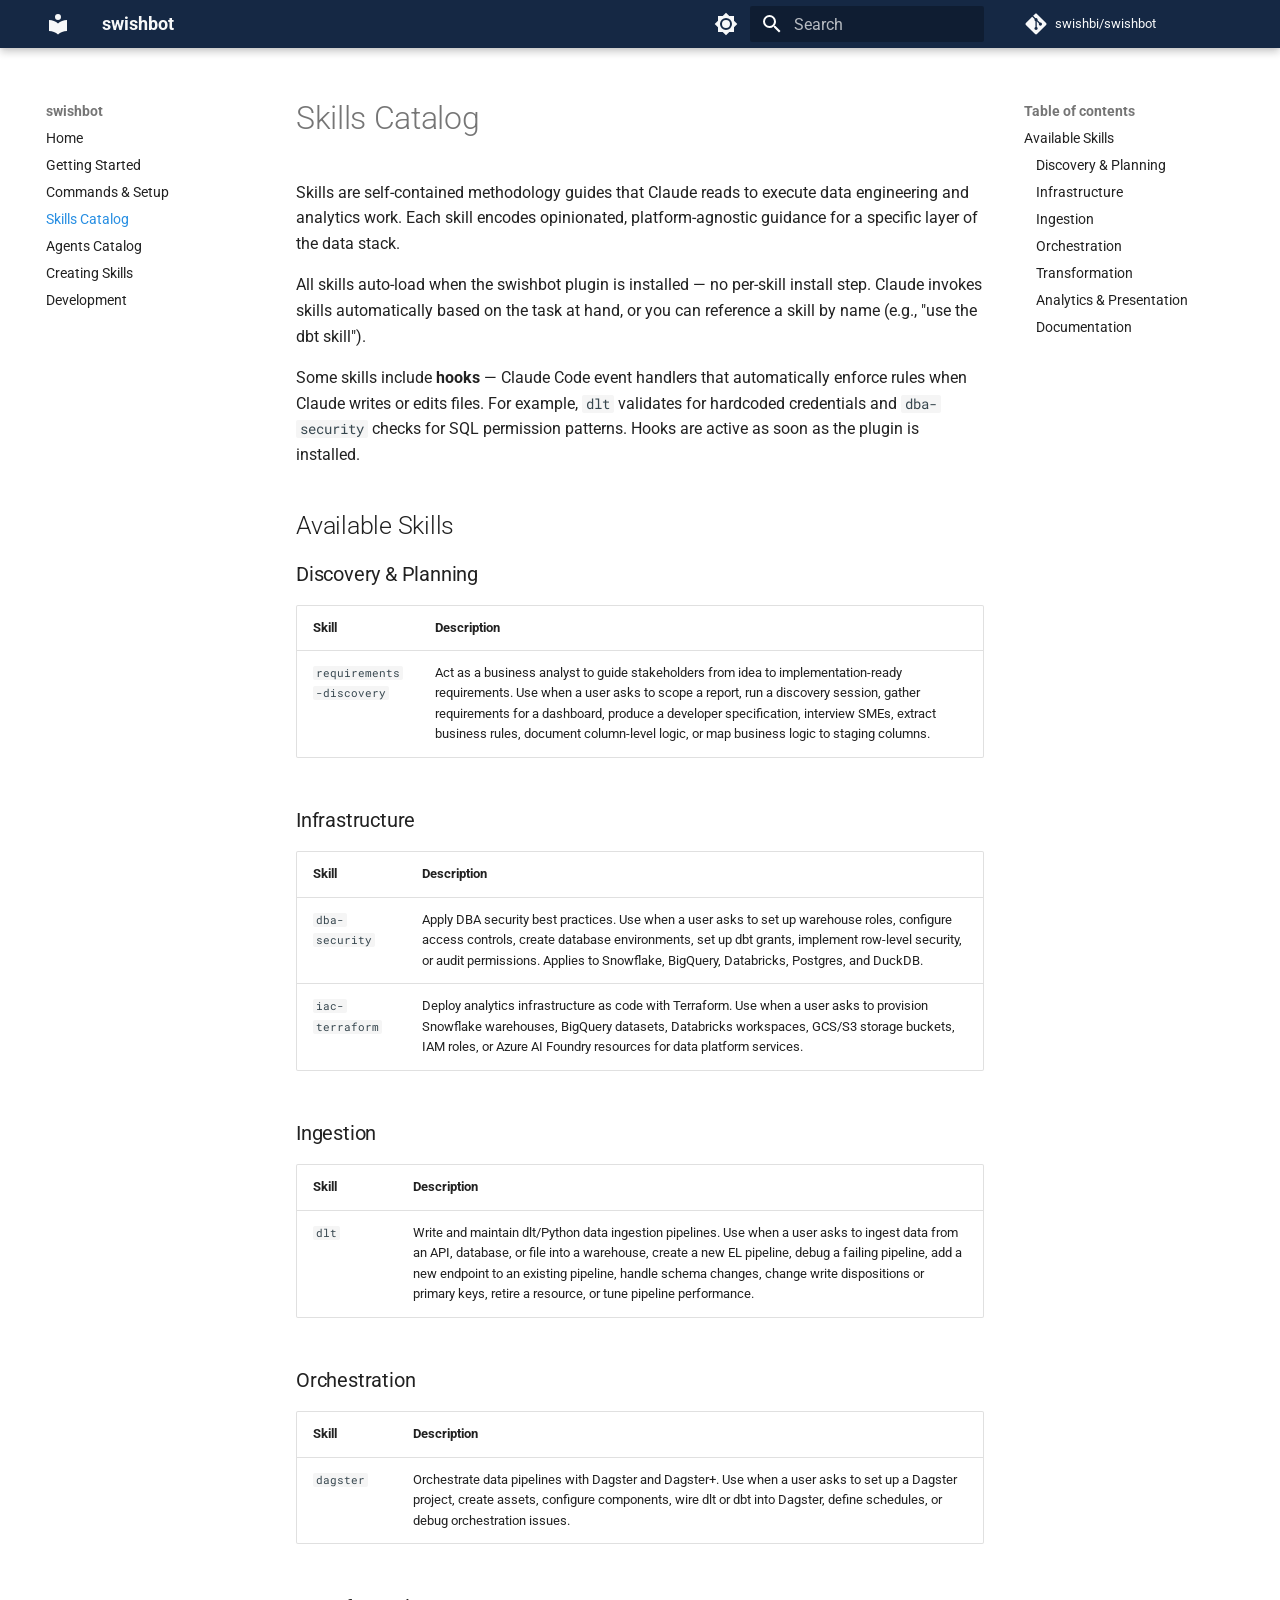
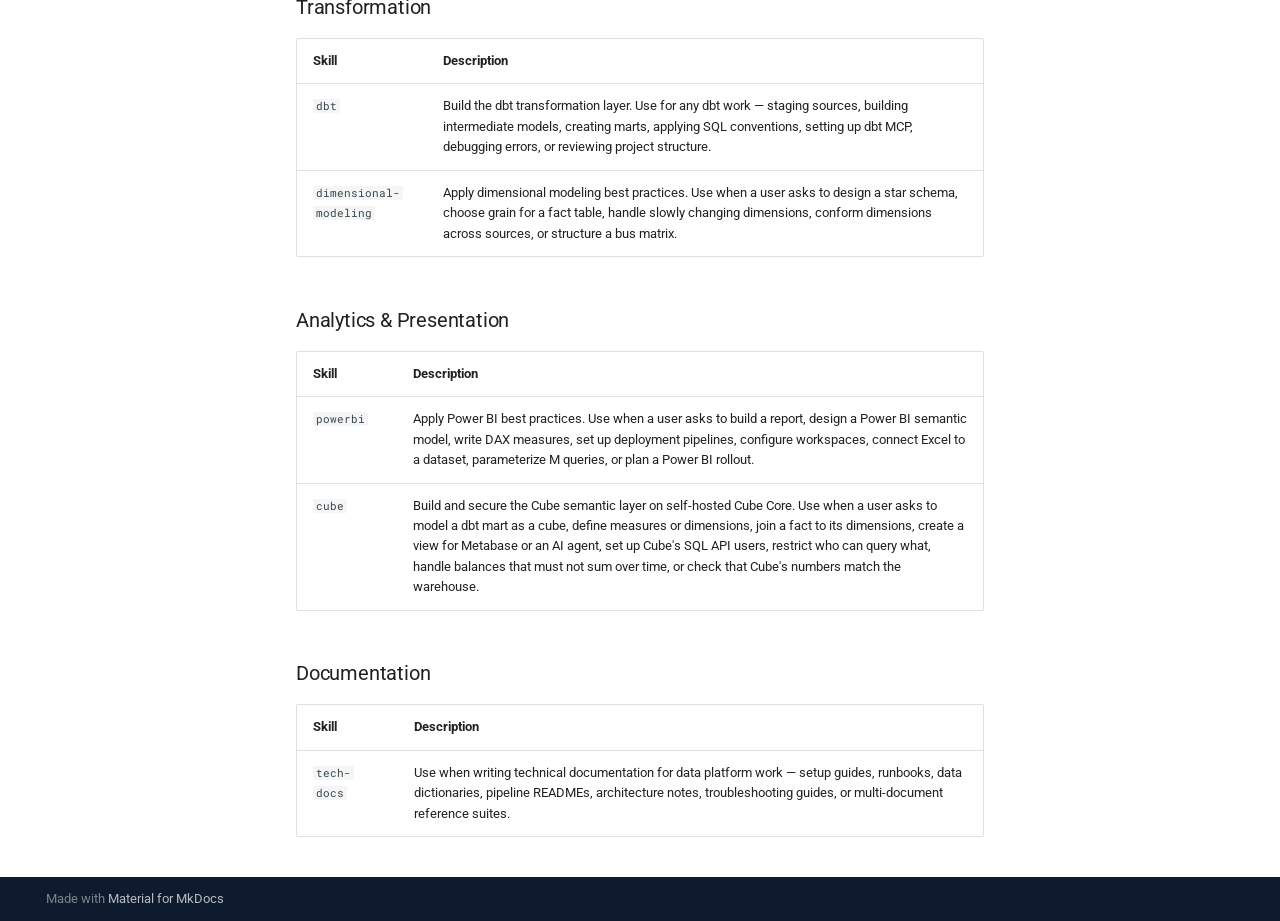
<file: skills/index.html>
<!doctype html>
<html lang="en" class="no-js">
  <head>
    
      <meta charset="utf-8">
      <meta name="viewport" content="width=device-width,initial-scale=1">
      
        <meta name="description" content="Install data stack skills into your Claude environment">
      
      
      
        <link rel="canonical" href="https://swishbi.github.io/swishbot/skills/">
      
      
        <link rel="prev" href="../commands-and-setup/">
      
      
        <link rel="next" href="../agents/">
      
      
        
      
      
      <link rel="icon" href="../assets/images/favicon.png">
      <meta name="generator" content="mkdocs-1.6.1, mkdocs-material-9.7.3">
    
    
      
        <title>Skills Catalog - swishbot</title>
      
    
    
      <link rel="stylesheet" href="../assets/stylesheets/main.484c7ddc.min.css">
      
        
        <link rel="stylesheet" href="../assets/stylesheets/palette.ab4e12ef.min.css">
      
      


    
    
      
    
    
      
        
        
        <link rel="preconnect" href="https://fonts.gstatic.com" crossorigin>
        <link rel="stylesheet" href="https://fonts.googleapis.com/css?family=Roboto:300,300i,400,400i,700,700i%7CRoboto+Mono:400,400i,700,700i&display=fallback">
        <style>:root{--md-text-font:"Roboto";--md-code-font:"Roboto Mono"}</style>
      
    
    
      <link rel="stylesheet" href="../stylesheets/extra.css">
    
    <script>__md_scope=new URL("..",location),__md_hash=e=>[...e].reduce(((e,_)=>(e<<5)-e+_.charCodeAt(0)),0),__md_get=(e,_=localStorage,t=__md_scope)=>JSON.parse(_.getItem(t.pathname+"."+e)),__md_set=(e,_,t=localStorage,a=__md_scope)=>{try{t.setItem(a.pathname+"."+e,JSON.stringify(_))}catch(e){}}</script>
    
      

    
    
  </head>
  
  
    
    
      
    
    
    
    
    <body dir="ltr" data-md-color-scheme="default" data-md-color-primary="custom" data-md-color-accent="custom">
  
    
    <input class="md-toggle" data-md-toggle="drawer" type="checkbox" id="__drawer" autocomplete="off">
    <input class="md-toggle" data-md-toggle="search" type="checkbox" id="__search" autocomplete="off">
    <label class="md-overlay" for="__drawer"></label>
    <div data-md-component="skip">
      
        
        <a href="#skills-catalog" class="md-skip">
          Skip to content
        </a>
      
    </div>
    <div data-md-component="announce">
      
    </div>
    
    
      

  

<header class="md-header md-header--shadow" data-md-component="header">
  <nav class="md-header__inner md-grid" aria-label="Header">
    <a href=".." title="swishbot" class="md-header__button md-logo" aria-label="swishbot" data-md-component="logo">
      
  
  <svg xmlns="http://www.w3.org/2000/svg" viewBox="0 0 24 24"><path d="M12 8a3 3 0 0 0 3-3 3 3 0 0 0-3-3 3 3 0 0 0-3 3 3 3 0 0 0 3 3m0 3.54C9.64 9.35 6.5 8 3 8v11c3.5 0 6.64 1.35 9 3.54 2.36-2.19 5.5-3.54 9-3.54V8c-3.5 0-6.64 1.35-9 3.54"/></svg>

    </a>
    <label class="md-header__button md-icon" for="__drawer">
      
      <svg xmlns="http://www.w3.org/2000/svg" viewBox="0 0 24 24"><path d="M3 6h18v2H3zm0 5h18v2H3zm0 5h18v2H3z"/></svg>
    </label>
    <div class="md-header__title" data-md-component="header-title">
      <div class="md-header__ellipsis">
        <div class="md-header__topic">
          <span class="md-ellipsis">
            swishbot
          </span>
        </div>
        <div class="md-header__topic" data-md-component="header-topic">
          <span class="md-ellipsis">
            
              Skills Catalog
            
          </span>
        </div>
      </div>
    </div>
    
      
        <form class="md-header__option" data-md-component="palette">
  
    
    
    
    <input class="md-option" data-md-color-media="" data-md-color-scheme="default" data-md-color-primary="custom" data-md-color-accent="custom"  aria-label="Switch to dark mode"  type="radio" name="__palette" id="__palette_0">
    
      <label class="md-header__button md-icon" title="Switch to dark mode" for="__palette_1" hidden>
        <svg xmlns="http://www.w3.org/2000/svg" viewBox="0 0 24 24"><path d="M12 8a4 4 0 0 0-4 4 4 4 0 0 0 4 4 4 4 0 0 0 4-4 4 4 0 0 0-4-4m0 10a6 6 0 0 1-6-6 6 6 0 0 1 6-6 6 6 0 0 1 6 6 6 6 0 0 1-6 6m8-9.31V4h-4.69L12 .69 8.69 4H4v4.69L.69 12 4 15.31V20h4.69L12 23.31 15.31 20H20v-4.69L23.31 12z"/></svg>
      </label>
    
  
    
    
    
    <input class="md-option" data-md-color-media="" data-md-color-scheme="slate" data-md-color-primary="custom" data-md-color-accent="custom"  aria-label="Switch to light mode"  type="radio" name="__palette" id="__palette_1">
    
      <label class="md-header__button md-icon" title="Switch to light mode" for="__palette_0" hidden>
        <svg xmlns="http://www.w3.org/2000/svg" viewBox="0 0 24 24"><path d="M12 18c-.89 0-1.74-.2-2.5-.55C11.56 16.5 13 14.42 13 12s-1.44-4.5-3.5-5.45C10.26 6.2 11.11 6 12 6a6 6 0 0 1 6 6 6 6 0 0 1-6 6m8-9.31V4h-4.69L12 .69 8.69 4H4v4.69L.69 12 4 15.31V20h4.69L12 23.31 15.31 20H20v-4.69L23.31 12z"/></svg>
      </label>
    
  
</form>
      
    
    
      <script>var palette=__md_get("__palette");if(palette&&palette.color){if("(prefers-color-scheme)"===palette.color.media){var media=matchMedia("(prefers-color-scheme: light)"),input=document.querySelector(media.matches?"[data-md-color-media='(prefers-color-scheme: light)']":"[data-md-color-media='(prefers-color-scheme: dark)']");palette.color.media=input.getAttribute("data-md-color-media"),palette.color.scheme=input.getAttribute("data-md-color-scheme"),palette.color.primary=input.getAttribute("data-md-color-primary"),palette.color.accent=input.getAttribute("data-md-color-accent")}for(var[key,value]of Object.entries(palette.color))document.body.setAttribute("data-md-color-"+key,value)}</script>
    
    
    
      
      
        <label class="md-header__button md-icon" for="__search">
          
          <svg xmlns="http://www.w3.org/2000/svg" viewBox="0 0 24 24"><path d="M9.5 3A6.5 6.5 0 0 1 16 9.5c0 1.61-.59 3.09-1.56 4.23l.27.27h.79l5 5-1.5 1.5-5-5v-.79l-.27-.27A6.52 6.52 0 0 1 9.5 16 6.5 6.5 0 0 1 3 9.5 6.5 6.5 0 0 1 9.5 3m0 2C7 5 5 7 5 9.5S7 14 9.5 14 14 12 14 9.5 12 5 9.5 5"/></svg>
        </label>
        <div class="md-search" data-md-component="search" role="dialog">
  <label class="md-search__overlay" for="__search"></label>
  <div class="md-search__inner" role="search">
    <form class="md-search__form" name="search">
      <input type="text" class="md-search__input" name="query" aria-label="Search" placeholder="Search" autocapitalize="off" autocorrect="off" autocomplete="off" spellcheck="false" data-md-component="search-query" required>
      <label class="md-search__icon md-icon" for="__search">
        
        <svg xmlns="http://www.w3.org/2000/svg" viewBox="0 0 24 24"><path d="M9.5 3A6.5 6.5 0 0 1 16 9.5c0 1.61-.59 3.09-1.56 4.23l.27.27h.79l5 5-1.5 1.5-5-5v-.79l-.27-.27A6.52 6.52 0 0 1 9.5 16 6.5 6.5 0 0 1 3 9.5 6.5 6.5 0 0 1 9.5 3m0 2C7 5 5 7 5 9.5S7 14 9.5 14 14 12 14 9.5 12 5 9.5 5"/></svg>
        
        <svg xmlns="http://www.w3.org/2000/svg" viewBox="0 0 24 24"><path d="M20 11v2H8l5.5 5.5-1.42 1.42L4.16 12l7.92-7.92L13.5 5.5 8 11z"/></svg>
      </label>
      <nav class="md-search__options" aria-label="Search">
        
        <button type="reset" class="md-search__icon md-icon" title="Clear" aria-label="Clear" tabindex="-1">
          
          <svg xmlns="http://www.w3.org/2000/svg" viewBox="0 0 24 24"><path d="M19 6.41 17.59 5 12 10.59 6.41 5 5 6.41 10.59 12 5 17.59 6.41 19 12 13.41 17.59 19 19 17.59 13.41 12z"/></svg>
        </button>
      </nav>
      
    </form>
    <div class="md-search__output">
      <div class="md-search__scrollwrap" tabindex="0" data-md-scrollfix>
        <div class="md-search-result" data-md-component="search-result">
          <div class="md-search-result__meta">
            Initializing search
          </div>
          <ol class="md-search-result__list" role="presentation"></ol>
        </div>
      </div>
    </div>
  </div>
</div>
      
    
    
      <div class="md-header__source">
        <a href="https://github.com/swishbi/swishbot" title="Go to repository" class="md-source" data-md-component="source">
  <div class="md-source__icon md-icon">
    
    <svg xmlns="http://www.w3.org/2000/svg" viewBox="0 0 448 512"><!--! Font Awesome Free 7.1.0 by @fontawesome - https://fontawesome.com License - https://fontawesome.com/license/free (Icons: CC BY 4.0, Fonts: SIL OFL 1.1, Code: MIT License) Copyright 2025 Fonticons, Inc.--><path d="M439.6 236.1 244 40.5c-5.4-5.5-12.8-8.5-20.4-8.5s-15 3-20.4 8.4L162.5 81l51.5 51.5c27.1-9.1 52.7 16.8 43.4 43.7l49.7 49.7c34.2-11.8 61.2 31 35.5 56.7-26.5 26.5-70.2-2.9-56-37.3L240.3 199v121.9c25.3 12.5 22.3 41.8 9.1 55-6.4 6.4-15.2 10.1-24.3 10.1s-17.8-3.6-24.3-10.1c-17.6-17.6-11.1-46.9 11.2-56v-123c-20.8-8.5-24.6-30.7-18.6-45L142.6 101 8.5 235.1C3 240.6 0 247.9 0 255.5s3 15 8.5 20.4l195.6 195.7c5.4 5.4 12.7 8.4 20.4 8.4s15-3 20.4-8.4l194.7-194.7c5.4-5.4 8.4-12.8 8.4-20.4s-3-15-8.4-20.4"/></svg>
  </div>
  <div class="md-source__repository">
    swishbi/swishbot
  </div>
</a>
      </div>
    
  </nav>
  
</header>
    
    <div class="md-container" data-md-component="container">
      
      
        
          
        
      
      <main class="md-main" data-md-component="main">
        <div class="md-main__inner md-grid">
          
            
              
              <div class="md-sidebar md-sidebar--primary" data-md-component="sidebar" data-md-type="navigation" >
                <div class="md-sidebar__scrollwrap">
                  <div class="md-sidebar__inner">
                    



<nav class="md-nav md-nav--primary" aria-label="Navigation" data-md-level="0">
  <label class="md-nav__title" for="__drawer">
    <a href=".." title="swishbot" class="md-nav__button md-logo" aria-label="swishbot" data-md-component="logo">
      
  
  <svg xmlns="http://www.w3.org/2000/svg" viewBox="0 0 24 24"><path d="M12 8a3 3 0 0 0 3-3 3 3 0 0 0-3-3 3 3 0 0 0-3 3 3 3 0 0 0 3 3m0 3.54C9.64 9.35 6.5 8 3 8v11c3.5 0 6.64 1.35 9 3.54 2.36-2.19 5.5-3.54 9-3.54V8c-3.5 0-6.64 1.35-9 3.54"/></svg>

    </a>
    swishbot
  </label>
  
    <div class="md-nav__source">
      <a href="https://github.com/swishbi/swishbot" title="Go to repository" class="md-source" data-md-component="source">
  <div class="md-source__icon md-icon">
    
    <svg xmlns="http://www.w3.org/2000/svg" viewBox="0 0 448 512"><!--! Font Awesome Free 7.1.0 by @fontawesome - https://fontawesome.com License - https://fontawesome.com/license/free (Icons: CC BY 4.0, Fonts: SIL OFL 1.1, Code: MIT License) Copyright 2025 Fonticons, Inc.--><path d="M439.6 236.1 244 40.5c-5.4-5.5-12.8-8.5-20.4-8.5s-15 3-20.4 8.4L162.5 81l51.5 51.5c27.1-9.1 52.7 16.8 43.4 43.7l49.7 49.7c34.2-11.8 61.2 31 35.5 56.7-26.5 26.5-70.2-2.9-56-37.3L240.3 199v121.9c25.3 12.5 22.3 41.8 9.1 55-6.4 6.4-15.2 10.1-24.3 10.1s-17.8-3.6-24.3-10.1c-17.6-17.6-11.1-46.9 11.2-56v-123c-20.8-8.5-24.6-30.7-18.6-45L142.6 101 8.5 235.1C3 240.6 0 247.9 0 255.5s3 15 8.5 20.4l195.6 195.7c5.4 5.4 12.7 8.4 20.4 8.4s15-3 20.4-8.4l194.7-194.7c5.4-5.4 8.4-12.8 8.4-20.4s-3-15-8.4-20.4"/></svg>
  </div>
  <div class="md-source__repository">
    swishbi/swishbot
  </div>
</a>
    </div>
  
  <ul class="md-nav__list" data-md-scrollfix>
    
      
      
  
  
  
  
    <li class="md-nav__item">
      <a href=".." class="md-nav__link">
        
  
  
  <span class="md-ellipsis">
    
  
    Home
  

    
  </span>
  
  

      </a>
    </li>
  

    
      
      
  
  
  
  
    <li class="md-nav__item">
      <a href="../getting-started/" class="md-nav__link">
        
  
  
  <span class="md-ellipsis">
    
  
    Getting Started
  

    
  </span>
  
  

      </a>
    </li>
  

    
      
      
  
  
  
  
    <li class="md-nav__item">
      <a href="../commands-and-setup/" class="md-nav__link">
        
  
  
  <span class="md-ellipsis">
    
  
    Commands & Setup
  

    
  </span>
  
  

      </a>
    </li>
  

    
      
      
  
  
    
  
  
  
    <li class="md-nav__item md-nav__item--active">
      
      <input class="md-nav__toggle md-toggle" type="checkbox" id="__toc">
      
      
        
      
      
        <label class="md-nav__link md-nav__link--active" for="__toc">
          
  
  
  <span class="md-ellipsis">
    
  
    Skills Catalog
  

    
  </span>
  
  

          <span class="md-nav__icon md-icon"></span>
        </label>
      
      <a href="./" class="md-nav__link md-nav__link--active">
        
  
  
  <span class="md-ellipsis">
    
  
    Skills Catalog
  

    
  </span>
  
  

      </a>
      
        

<nav class="md-nav md-nav--secondary" aria-label="Table of contents">
  
  
  
    
  
  
    <label class="md-nav__title" for="__toc">
      <span class="md-nav__icon md-icon"></span>
      Table of contents
    </label>
    <ul class="md-nav__list" data-md-component="toc" data-md-scrollfix>
      
        <li class="md-nav__item">
  <a href="#available-skills" class="md-nav__link">
    <span class="md-ellipsis">
      
        Available Skills
      
    </span>
  </a>
  
    <nav class="md-nav" aria-label="Available Skills">
      <ul class="md-nav__list">
        
          <li class="md-nav__item">
  <a href="#discovery-planning" class="md-nav__link">
    <span class="md-ellipsis">
      
        Discovery &amp; Planning
      
    </span>
  </a>
  
</li>
        
          <li class="md-nav__item">
  <a href="#infrastructure" class="md-nav__link">
    <span class="md-ellipsis">
      
        Infrastructure
      
    </span>
  </a>
  
</li>
        
          <li class="md-nav__item">
  <a href="#ingestion" class="md-nav__link">
    <span class="md-ellipsis">
      
        Ingestion
      
    </span>
  </a>
  
</li>
        
          <li class="md-nav__item">
  <a href="#orchestration" class="md-nav__link">
    <span class="md-ellipsis">
      
        Orchestration
      
    </span>
  </a>
  
</li>
        
          <li class="md-nav__item">
  <a href="#transformation" class="md-nav__link">
    <span class="md-ellipsis">
      
        Transformation
      
    </span>
  </a>
  
</li>
        
          <li class="md-nav__item">
  <a href="#analytics-presentation" class="md-nav__link">
    <span class="md-ellipsis">
      
        Analytics &amp; Presentation
      
    </span>
  </a>
  
</li>
        
          <li class="md-nav__item">
  <a href="#documentation" class="md-nav__link">
    <span class="md-ellipsis">
      
        Documentation
      
    </span>
  </a>
  
</li>
        
      </ul>
    </nav>
  
</li>
      
    </ul>
  
</nav>
      
    </li>
  

    
      
      
  
  
  
  
    <li class="md-nav__item">
      <a href="../agents/" class="md-nav__link">
        
  
  
  <span class="md-ellipsis">
    
  
    Agents Catalog
  

    
  </span>
  
  

      </a>
    </li>
  

    
      
      
  
  
  
  
    <li class="md-nav__item">
      <a href="../creating-skills/" class="md-nav__link">
        
  
  
  <span class="md-ellipsis">
    
  
    Creating Skills
  

    
  </span>
  
  

      </a>
    </li>
  

    
      
      
  
  
  
  
    <li class="md-nav__item">
      <a href="../development/" class="md-nav__link">
        
  
  
  <span class="md-ellipsis">
    
  
    Development
  

    
  </span>
  
  

      </a>
    </li>
  

    
  </ul>
</nav>
                  </div>
                </div>
              </div>
            
            
              
              <div class="md-sidebar md-sidebar--secondary" data-md-component="sidebar" data-md-type="toc" >
                <div class="md-sidebar__scrollwrap">
                  <div class="md-sidebar__inner">
                    

<nav class="md-nav md-nav--secondary" aria-label="Table of contents">
  
  
  
    
  
  
    <label class="md-nav__title" for="__toc">
      <span class="md-nav__icon md-icon"></span>
      Table of contents
    </label>
    <ul class="md-nav__list" data-md-component="toc" data-md-scrollfix>
      
        <li class="md-nav__item">
  <a href="#available-skills" class="md-nav__link">
    <span class="md-ellipsis">
      
        Available Skills
      
    </span>
  </a>
  
    <nav class="md-nav" aria-label="Available Skills">
      <ul class="md-nav__list">
        
          <li class="md-nav__item">
  <a href="#discovery-planning" class="md-nav__link">
    <span class="md-ellipsis">
      
        Discovery &amp; Planning
      
    </span>
  </a>
  
</li>
        
          <li class="md-nav__item">
  <a href="#infrastructure" class="md-nav__link">
    <span class="md-ellipsis">
      
        Infrastructure
      
    </span>
  </a>
  
</li>
        
          <li class="md-nav__item">
  <a href="#ingestion" class="md-nav__link">
    <span class="md-ellipsis">
      
        Ingestion
      
    </span>
  </a>
  
</li>
        
          <li class="md-nav__item">
  <a href="#orchestration" class="md-nav__link">
    <span class="md-ellipsis">
      
        Orchestration
      
    </span>
  </a>
  
</li>
        
          <li class="md-nav__item">
  <a href="#transformation" class="md-nav__link">
    <span class="md-ellipsis">
      
        Transformation
      
    </span>
  </a>
  
</li>
        
          <li class="md-nav__item">
  <a href="#analytics-presentation" class="md-nav__link">
    <span class="md-ellipsis">
      
        Analytics &amp; Presentation
      
    </span>
  </a>
  
</li>
        
          <li class="md-nav__item">
  <a href="#documentation" class="md-nav__link">
    <span class="md-ellipsis">
      
        Documentation
      
    </span>
  </a>
  
</li>
        
      </ul>
    </nav>
  
</li>
      
    </ul>
  
</nav>
                  </div>
                </div>
              </div>
            
          
          
            <div class="md-content" data-md-component="content">
              
              <article class="md-content__inner md-typeset">
                
                  


  
  


<h1 id="skills-catalog">Skills Catalog</h1>
<p>Skills are self-contained methodology guides that Claude reads to execute data engineering and analytics work. Each skill encodes opinionated, platform-agnostic guidance for a specific layer of the data stack.</p>
<p>All skills auto-load when the swishbot plugin is installed — no per-skill install step. Claude invokes skills automatically based on the task at hand, or you can reference a skill by name (e.g., "use the dbt skill").</p>
<p>Some skills include <strong>hooks</strong> — Claude Code event handlers that automatically enforce rules when Claude writes or edits files. For example, <code>dlt</code> validates for hardcoded credentials and <code>dba-security</code> checks for SQL permission patterns. Hooks are active as soon as the plugin is installed.</p>
<h2 id="available-skills">Available Skills</h2>
<h3 id="discovery-planning">Discovery &amp; Planning</h3>
<table>
<thead>
<tr>
<th>Skill</th>
<th>Description</th>
</tr>
</thead>
<tbody>
<tr>
<td><code>requirements-discovery</code></td>
<td>Act as a business analyst to guide stakeholders from idea to implementation-ready requirements. Use when a user asks to scope a report, run a discovery session, gather requirements for a dashboard, produce a developer specification, interview SMEs, extract business rules, document column-level logic, or map business logic to staging columns.</td>
</tr>
</tbody>
</table>
<h3 id="infrastructure">Infrastructure</h3>
<table>
<thead>
<tr>
<th>Skill</th>
<th>Description</th>
</tr>
</thead>
<tbody>
<tr>
<td><code>dba-security</code></td>
<td>Apply DBA security best practices. Use when a user asks to set up warehouse roles, configure access controls, create database environments, set up dbt grants, implement row-level security, or audit permissions. Applies to Snowflake, BigQuery, Databricks, Postgres, and DuckDB.</td>
</tr>
<tr>
<td><code>iac-terraform</code></td>
<td>Deploy analytics infrastructure as code with Terraform. Use when a user asks to provision Snowflake warehouses, BigQuery datasets, Databricks workspaces, GCS/S3 storage buckets, IAM roles, or Azure AI Foundry resources for data platform services.</td>
</tr>
</tbody>
</table>
<h3 id="ingestion">Ingestion</h3>
<table>
<thead>
<tr>
<th>Skill</th>
<th>Description</th>
</tr>
</thead>
<tbody>
<tr>
<td><code>dlt</code></td>
<td>Write and maintain dlt/Python data ingestion pipelines. Use when a user asks to ingest data from an API, database, or file into a warehouse, create a new EL pipeline, debug a failing pipeline, add a new endpoint to an existing pipeline, handle schema changes, change write dispositions or primary keys, retire a resource, or tune pipeline performance.</td>
</tr>
</tbody>
</table>
<h3 id="orchestration">Orchestration</h3>
<table>
<thead>
<tr>
<th>Skill</th>
<th>Description</th>
</tr>
</thead>
<tbody>
<tr>
<td><code>dagster</code></td>
<td>Orchestrate data pipelines with Dagster and Dagster+. Use when a user asks to set up a Dagster project, create assets, configure components, wire dlt or dbt into Dagster, define schedules, or debug orchestration issues.</td>
</tr>
</tbody>
</table>
<h3 id="transformation">Transformation</h3>
<table>
<thead>
<tr>
<th>Skill</th>
<th>Description</th>
</tr>
</thead>
<tbody>
<tr>
<td><code>dbt</code></td>
<td>Build the dbt transformation layer. Use for any dbt work — staging sources, building intermediate models, creating marts, applying SQL conventions, setting up dbt MCP, debugging errors, or reviewing project structure.</td>
</tr>
<tr>
<td><code>dimensional-modeling</code></td>
<td>Apply dimensional modeling best practices. Use when a user asks to design a star schema, choose grain for a fact table, handle slowly changing dimensions, conform dimensions across sources, or structure a bus matrix.</td>
</tr>
</tbody>
</table>
<h3 id="analytics-presentation">Analytics &amp; Presentation</h3>
<table>
<thead>
<tr>
<th>Skill</th>
<th>Description</th>
</tr>
</thead>
<tbody>
<tr>
<td><code>powerbi</code></td>
<td>Apply Power BI best practices. Use when a user asks to build a report, design a Power BI semantic model, write DAX measures, set up deployment pipelines, configure workspaces, connect Excel to a dataset, parameterize M queries, or plan a Power BI rollout.</td>
</tr>
<tr>
<td><code>cube</code></td>
<td>Build and secure the Cube semantic layer on self-hosted Cube Core. Use when a user asks to model a dbt mart as a cube, define measures or dimensions, join a fact to its dimensions, create a view for Metabase or an AI agent, set up Cube's SQL API users, restrict who can query what, handle balances that must not sum over time, or check that Cube's numbers match the warehouse.</td>
</tr>
</tbody>
</table>
<h3 id="documentation">Documentation</h3>
<table>
<thead>
<tr>
<th>Skill</th>
<th>Description</th>
</tr>
</thead>
<tbody>
<tr>
<td><code>tech-docs</code></td>
<td>Use when writing technical documentation for data platform work — setup guides, runbooks, data dictionaries, pipeline READMEs, architecture notes, troubleshooting guides, or multi-document reference suites.</td>
</tr>
</tbody>
</table>












                
              </article>
            </div>
          
          
<script>var target=document.getElementById(location.hash.slice(1));target&&target.name&&(target.checked=target.name.startsWith("__tabbed_"))</script>
        </div>
        
          <button type="button" class="md-top md-icon" data-md-component="top" hidden>
  
  <svg xmlns="http://www.w3.org/2000/svg" viewBox="0 0 24 24"><path d="M13 20h-2V8l-5.5 5.5-1.42-1.42L12 4.16l7.92 7.92-1.42 1.42L13 8z"/></svg>
  Back to top
</button>
        
      </main>
      
        <footer class="md-footer">
  
  <div class="md-footer-meta md-typeset">
    <div class="md-footer-meta__inner md-grid">
      <div class="md-copyright">
  
  
    Made with
    <a href="https://squidfunk.github.io/mkdocs-material/" target="_blank" rel="noopener">
      Material for MkDocs
    </a>
  
</div>
      
    </div>
  </div>
</footer>
      
    </div>
    <div class="md-dialog" data-md-component="dialog">
      <div class="md-dialog__inner md-typeset"></div>
    </div>
    
    
    
      
      
      <script id="__config" type="application/json">{"annotate": null, "base": "..", "features": ["content.code.copy", "navigation.sections", "navigation.expand", "navigation.top"], "search": "../assets/javascripts/workers/search.2c215733.min.js", "tags": null, "translations": {"clipboard.copied": "Copied to clipboard", "clipboard.copy": "Copy to clipboard", "search.result.more.one": "1 more on this page", "search.result.more.other": "# more on this page", "search.result.none": "No matching documents", "search.result.one": "1 matching document", "search.result.other": "# matching documents", "search.result.placeholder": "Type to start searching", "search.result.term.missing": "Missing", "select.version": "Select version"}, "version": null}</script>
    
    
      <script src="../assets/javascripts/bundle.79ae519e.min.js"></script>
      
    
  </body>
</html>
</file>
<file: stylesheets/extra.css>
:root,
[data-md-color-scheme="default"] {
  --md-primary-fg-color: #152844;
  --md-primary-fg-color--light: #1e3a5f;
  --md-primary-fg-color--dark: #0e1c30;
  --md-accent-fg-color: #278EE2;
  --md-accent-fg-color--transparent: rgba(39, 142, 226, 0.1);
  --md-typeset-a-color: #278EE2;
}

[data-md-color-scheme="slate"] {
  --md-primary-fg-color: #152844;
  --md-primary-fg-color--light: #1e3a5f;
  --md-primary-fg-color--dark: #0e1c30;
  --md-accent-fg-color: #278EE2;
  --md-accent-fg-color--transparent: rgba(39, 142, 226, 0.1);
  --md-typeset-a-color: #278EE2;
}

/* Header text uses the off-white */
.md-header {
  background-color: #152844;
  color: #F7F8F9;
}

/* Nav tabs */
.md-tabs {
  background-color: #152844;
}

/* Hero / header link colors */
.md-header a {
  color: #F7F8F9;
}

/* Code block accent */
.highlight .hll {
  background-color: rgba(39, 142, 226, 0.1);
}

/* Footer */
.md-footer {
  background-color: #152844;
  color: #F7F8F9;
}
</file>
<file: assets/stylesheets/main.484c7ddc.min.css>
@charset "UTF-8";html{-webkit-text-size-adjust:none;-moz-text-size-adjust:none;text-size-adjust:none;box-sizing:border-box}*,:after,:before{box-sizing:inherit}@media (prefers-reduced-motion){*,:after,:before{transition:none!important}}body{margin:0}a,button,input,label{-webkit-tap-highlight-color:transparent}a{color:inherit;text-decoration:none}hr{border:0;box-sizing:initial;display:block;height:.05rem;overflow:visible;padding:0}small{font-size:80%}sub,sup{line-height:1em}img{border-style:none}table{border-collapse:initial;border-spacing:0}td,th{font-weight:400;vertical-align:top}button{background:#0000;border:0;font-family:inherit;font-size:inherit;margin:0;padding:0}input{border:0;outline:none}:root{--md-primary-fg-color:#4051b5;--md-primary-fg-color--light:#5d6cc0;--md-primary-fg-color--dark:#303fa1;--md-primary-bg-color:#fff;--md-primary-bg-color--light:#ffffffb3;--md-accent-fg-color:#526cfe;--md-accent-fg-color--transparent:#526cfe1a;--md-accent-bg-color:#fff;--md-accent-bg-color--light:#ffffffb3}[data-md-color-scheme=default]{color-scheme:light}[data-md-color-scheme=default] img[src$="#gh-dark-mode-only"],[data-md-color-scheme=default] img[src$="#only-dark"]{display:none}:root,[data-md-color-scheme=default]{--md-hue:225deg;--md-default-fg-color:#000000de;--md-default-fg-color--light:#0000008a;--md-default-fg-color--lighter:#00000052;--md-default-fg-color--lightest:#00000012;--md-default-bg-color:#fff;--md-default-bg-color--light:#ffffffb3;--md-default-bg-color--lighter:#ffffff4d;--md-default-bg-color--lightest:#ffffff1f;--md-code-fg-color:#36464e;--md-code-bg-color:#f5f5f5;--md-code-bg-color--light:#f5f5f5b3;--md-code-bg-color--lighter:#f5f5f54d;--md-code-hl-color:#4287ff;--md-code-hl-color--light:#4287ff1a;--md-code-hl-number-color:#d52a2a;--md-code-hl-special-color:#db1457;--md-code-hl-function-color:#a846b9;--md-code-hl-constant-color:#6e59d9;--md-code-hl-keyword-color:#3f6ec6;--md-code-hl-string-color:#1c7d4d;--md-code-hl-name-color:var(--md-code-fg-color);--md-code-hl-operator-color:var(--md-default-fg-color--light);--md-code-hl-punctuation-color:var(--md-default-fg-color--light);--md-code-hl-comment-color:var(--md-default-fg-color--light);--md-code-hl-generic-color:var(--md-default-fg-color--light);--md-code-hl-variable-color:var(--md-default-fg-color--light);--md-typeset-color:var(--md-default-fg-color);--md-typeset-a-color:var(--md-primary-fg-color);--md-typeset-del-color:#f5503d26;--md-typeset-ins-color:#0bd57026;--md-typeset-kbd-color:#fafafa;--md-typeset-kbd-accent-color:#fff;--md-typeset-kbd-border-color:#b8b8b8;--md-typeset-mark-color:#ffff0080;--md-typeset-table-color:#0000001f;--md-typeset-table-color--light:rgba(0,0,0,.035);--md-admonition-fg-color:var(--md-default-fg-color);--md-admonition-bg-color:var(--md-default-bg-color);--md-warning-fg-color:#000000de;--md-warning-bg-color:#ff9;--md-footer-fg-color:#fff;--md-footer-fg-color--light:#ffffffb3;--md-footer-fg-color--lighter:#ffffff73;--md-footer-bg-color:#000000de;--md-footer-bg-color--dark:#00000052;--md-shadow-z1:0 0.2rem 0.5rem #0000000d,0 0 0.05rem #0000001a;--md-shadow-z2:0 0.2rem 0.5rem #0000001a,0 0 0.05rem #00000040;--md-shadow-z3:0 0.2rem 0.5rem #0003,0 0 0.05rem #00000059}.md-icon svg{fill:currentcolor;display:block;height:1.2rem;width:1.2rem}body{-webkit-font-smoothing:antialiased;-moz-osx-font-smoothing:grayscale;--md-text-font-family:var(--md-text-font,_),-apple-system,BlinkMacSystemFont,Helvetica,Arial,sans-serif;--md-code-font-family:var(--md-code-font,_),SFMono-Regular,Consolas,Menlo,monospace}aside,body,input{font-feature-settings:"kern","liga";color:var(--md-typeset-color);font-family:var(--md-text-font-family)}code,kbd,pre{font-feature-settings:"kern";font-family:var(--md-code-font-family)}:root{--md-typeset-table-sort-icon:url('data:image/svg+xml;charset=utf-8,<svg xmlns="http://www.w3.org/2000/svg" viewBox="0 0 24 24"><path d="m18 21-4-4h3V7h-3l4-4 4 4h-3v10h3M2 19v-2h10v2M2 13v-2h7v2M2 7V5h4v2z"/></svg>');--md-typeset-table-sort-icon--asc:url('data:image/svg+xml;charset=utf-8,<svg xmlns="http://www.w3.org/2000/svg" viewBox="0 0 24 24"><path d="M19 17h3l-4 4-4-4h3V3h2M2 17h10v2H2M6 5v2H2V5m0 6h7v2H2z"/></svg>');--md-typeset-table-sort-icon--desc:url('data:image/svg+xml;charset=utf-8,<svg xmlns="http://www.w3.org/2000/svg" viewBox="0 0 24 24"><path d="M19 7h3l-4-4-4 4h3v14h2M2 17h10v2H2M6 5v2H2V5m0 6h7v2H2z"/></svg>')}.md-typeset{-webkit-print-color-adjust:exact;color-adjust:exact;font-size:.8rem;line-height:1.6;overflow-wrap:break-word}@media print{.md-typeset{font-size:.68rem}}.md-typeset blockquote,.md-typeset dl,.md-typeset figure,.md-typeset ol,.md-typeset pre,.md-typeset ul{margin-bottom:1em;margin-top:1em}.md-typeset h1{color:var(--md-default-fg-color--light);font-size:2em;line-height:1.3;margin:0 0 1.25em}.md-typeset h1,.md-typeset h2{font-weight:300;letter-spacing:-.01em}.md-typeset h2{font-size:1.5625em;line-height:1.4;margin:1.6em 0 .64em}.md-typeset h3{font-size:1.25em;font-weight:400;letter-spacing:-.01em;line-height:1.5;margin:1.6em 0 .8em}.md-typeset h2+h3{margin-top:.8em}.md-typeset h4{font-weight:700;letter-spacing:-.01em;margin:1em 0}.md-typeset h5,.md-typeset h6{color:var(--md-default-fg-color--light);font-size:.8em;font-weight:700;letter-spacing:-.01em;margin:1.25em 0}.md-typeset h5{text-transform:uppercase}.md-typeset h5 code{text-transform:none}.md-typeset hr{border-bottom:.05rem solid var(--md-default-fg-color--lightest);display:flow-root;margin:1.5em 0}.md-typeset a{color:var(--md-typeset-a-color);word-break:break-word}.md-typeset a,.md-typeset a:before{transition:color 125ms}.md-typeset a:focus,.md-typeset a:hover{color:var(--md-accent-fg-color)}.md-typeset a:focus code,.md-typeset a:hover code{background-color:var(--md-accent-fg-color--transparent);color:var(--md-accent-fg-color)}.md-typeset a code{color:var(--md-typeset-a-color)}.md-typeset a.focus-visible{outline-color:var(--md-accent-fg-color);outline-offset:.2rem}.md-typeset code,.md-typeset kbd,.md-typeset pre{color:var(--md-code-fg-color);direction:ltr;font-variant-ligatures:none;transition:background-color 125ms}@media print{.md-typeset code,.md-typeset kbd,.md-typeset pre{white-space:pre-wrap}}.md-typeset code{background-color:var(--md-code-bg-color);border-radius:.1rem;-webkit-box-decoration-break:clone;box-decoration-break:clone;font-size:.85em;padding:0 .2941176471em;transition:color 125ms,background-color 125ms;word-break:break-word}.md-typeset code:not(.focus-visible){-webkit-tap-highlight-color:transparent;outline:none}.md-typeset pre{display:flow-root;line-height:1.4;position:relative}.md-typeset pre>code{-webkit-box-decoration-break:slice;box-decoration-break:slice;box-shadow:none;display:block;margin:0;outline-color:var(--md-accent-fg-color);overflow:auto;padding:.7720588235em 1.1764705882em;scrollbar-color:var(--md-default-fg-color--lighter) #0000;scrollbar-width:thin;touch-action:auto;word-break:normal}.md-typeset pre>code:hover{scrollbar-color:var(--md-accent-fg-color) #0000}.md-typeset pre>code::-webkit-scrollbar{height:.2rem;width:.2rem}.md-typeset pre>code::-webkit-scrollbar-thumb{background-color:var(--md-default-fg-color--lighter)}.md-typeset pre>code::-webkit-scrollbar-thumb:hover{background-color:var(--md-accent-fg-color)}.md-typeset kbd{background-color:var(--md-typeset-kbd-color);border-radius:.1rem;box-shadow:0 .1rem 0 .05rem var(--md-typeset-kbd-border-color),0 .1rem 0 var(--md-typeset-kbd-border-color),0 -.1rem .2rem var(--md-typeset-kbd-accent-color) inset;color:var(--md-default-fg-color);display:inline-block;font-size:.75em;padding:0 .6666666667em;vertical-align:text-top;word-break:break-word}.md-typeset mark{background-color:var(--md-typeset-mark-color);-webkit-box-decoration-break:clone;box-decoration-break:clone;color:inherit;word-break:break-word}.md-typeset abbr{cursor:help;text-decoration:none}.md-typeset [data-preview],.md-typeset abbr{border-bottom:.05rem dotted var(--md-default-fg-color--light)}.md-typeset small{opacity:.75}[dir=ltr] .md-typeset sub,[dir=ltr] .md-typeset sup{margin-left:.078125em}[dir=rtl] .md-typeset sub,[dir=rtl] .md-typeset sup{margin-right:.078125em}[dir=ltr] .md-typeset blockquote{padding-left:.6rem}[dir=rtl] .md-typeset blockquote{padding-right:.6rem}[dir=ltr] .md-typeset blockquote{border-left:.2rem solid var(--md-default-fg-color--lighter)}[dir=rtl] .md-typeset blockquote{border-right:.2rem solid var(--md-default-fg-color--lighter)}.md-typeset blockquote{color:var(--md-default-fg-color--light);margin-left:0;margin-right:0}.md-typeset ul{list-style-type:disc}.md-typeset ul[type]{list-style-type:revert-layer}[dir=ltr] .md-typeset ol,[dir=ltr] .md-typeset ul{margin-left:.625em}[dir=rtl] .md-typeset ol,[dir=rtl] .md-typeset ul{margin-right:.625em}.md-typeset ol,.md-typeset ul{padding:0}.md-typeset ol:not([hidden]),.md-typeset ul:not([hidden]){display:flow-root}.md-typeset ol ol,.md-typeset ul ol{list-style-type:lower-alpha}.md-typeset ol ol ol,.md-typeset ul ol ol{list-style-type:lower-roman}.md-typeset ol ol ol ol,.md-typeset ul ol ol ol{list-style-type:upper-alpha}.md-typeset ol ol ol ol ol,.md-typeset ul ol ol ol ol{list-style-type:upper-roman}.md-typeset ol[type],.md-typeset ul[type]{list-style-type:revert-layer}[dir=ltr] .md-typeset ol li,[dir=ltr] .md-typeset ul li{margin-left:1.25em}[dir=rtl] .md-typeset ol li,[dir=rtl] .md-typeset ul li{margin-right:1.25em}.md-typeset ol li,.md-typeset ul li{margin-bottom:.5em}.md-typeset ol li blockquote,.md-typeset ol li p,.md-typeset ul li blockquote,.md-typeset ul li p{margin:.5em 0}.md-typeset ol li:last-child,.md-typeset ul li:last-child{margin-bottom:0}[dir=ltr] .md-typeset ol li ol,[dir=ltr] .md-typeset ol li ul,[dir=ltr] .md-typeset ul li ol,[dir=ltr] .md-typeset ul li ul{margin-left:.625em}[dir=rtl] .md-typeset ol li ol,[dir=rtl] .md-typeset ol li ul,[dir=rtl] .md-typeset ul li ol,[dir=rtl] .md-typeset ul li ul{margin-right:.625em}.md-typeset ol li ol,.md-typeset ol li ul,.md-typeset ul li ol,.md-typeset ul li ul{margin-bottom:.5em;margin-top:.5em}[dir=ltr] .md-typeset dd{margin-left:1.875em}[dir=rtl] .md-typeset dd{margin-right:1.875em}.md-typeset dd{margin-bottom:1.5em;margin-top:1em}.md-typeset img,.md-typeset svg,.md-typeset video{height:auto;max-width:100%}.md-typeset img[align=left]{margin:1em 1em 1em 0}.md-typeset img[align=right]{margin:1em 0 1em 1em}.md-typeset img[align]:only-child{margin-top:0}.md-typeset figure{display:flow-root;margin:1em auto;max-width:100%;text-align:center;width:fit-content}.md-typeset figure img{display:block;margin:0 auto}.md-typeset figcaption{font-style:italic;margin:1em auto;max-width:24rem}.md-typeset iframe{max-width:100%}.md-typeset table:not([class]){background-color:var(--md-default-bg-color);border:.05rem solid var(--md-typeset-table-color);border-radius:.1rem;display:inline-block;font-size:.64rem;max-width:100%;overflow:auto;touch-action:auto}@media print{.md-typeset table:not([class]){display:table}}.md-typeset table:not([class])+*{margin-top:1.5em}.md-typeset table:not([class]) td>:first-child,.md-typeset table:not([class]) th>:first-child{margin-top:0}.md-typeset table:not([class]) td>:last-child,.md-typeset table:not([class]) th>:last-child{margin-bottom:0}.md-typeset table:not([class]) td:not([align]),.md-typeset table:not([class]) th:not([align]){text-align:left}[dir=rtl] .md-typeset table:not([class]) td:not([align]),[dir=rtl] .md-typeset table:not([class]) th:not([align]){text-align:right}.md-typeset table:not([class]) th{font-weight:700;min-width:5rem;padding:.9375em 1.25em;vertical-align:top}.md-typeset table:not([class]) td{border-top:.05rem solid var(--md-typeset-table-color);padding:.9375em 1.25em;vertical-align:top}.md-typeset table:not([class]) tbody tr{transition:background-color 125ms}.md-typeset table:not([class]) tbody tr:hover{background-color:var(--md-typeset-table-color--light);box-shadow:0 .05rem 0 var(--md-default-bg-color) inset}.md-typeset table:not([class]) a{word-break:normal}.md-typeset table th[role=columnheader]{cursor:pointer}[dir=ltr] .md-typeset table th[role=columnheader]:after{margin-left:.5em}[dir=rtl] .md-typeset table th[role=columnheader]:after{margin-right:.5em}.md-typeset table th[role=columnheader]:after{content:"";display:inline-block;height:1.2em;-webkit-mask-image:var(--md-typeset-table-sort-icon);mask-image:var(--md-typeset-table-sort-icon);-webkit-mask-repeat:no-repeat;mask-repeat:no-repeat;-webkit-mask-size:contain;mask-size:contain;transition:background-color 125ms;vertical-align:text-bottom;width:1.2em}.md-typeset table th[role=columnheader]:hover:after{background-color:var(--md-default-fg-color--lighter)}.md-typeset table th[role=columnheader][aria-sort=ascending]:after{background-color:var(--md-default-fg-color--light);-webkit-mask-image:var(--md-typeset-table-sort-icon--asc);mask-image:var(--md-typeset-table-sort-icon--asc)}.md-typeset table th[role=columnheader][aria-sort=descending]:after{background-color:var(--md-default-fg-color--light);-webkit-mask-image:var(--md-typeset-table-sort-icon--desc);mask-image:var(--md-typeset-table-sort-icon--desc)}.md-typeset__scrollwrap{margin:1em -.8rem;overflow-x:auto;touch-action:auto}.md-typeset__table{display:inline-block;margin-bottom:.5em;padding:0 .8rem}@media print{.md-typeset__table{display:block}}html .md-typeset__table table{display:table;margin:0;overflow:hidden;width:100%}@media screen and (max-width:44.984375em){.md-content__inner>pre{margin:1em -.8rem}.md-content__inner>pre code{border-radius:0}}.md-typeset .md-author{border-radius:100%;display:block;flex-shrink:0;height:1.6rem;overflow:hidden;position:relative;transition:color 125ms,transform 125ms;width:1.6rem}.md-typeset .md-author img{display:block}.md-typeset .md-author--more{background:var(--md-default-fg-color--lightest);color:var(--md-default-fg-color--lighter);font-size:.6rem;font-weight:700;line-height:1.6rem;text-align:center}.md-typeset .md-author--long{height:2.4rem;width:2.4rem}.md-typeset a.md-author{transform:scale(1)}.md-typeset a.md-author img{border-radius:100%;filter:grayscale(100%) opacity(75%);transition:filter 125ms}.md-typeset a.md-author:focus,.md-typeset a.md-author:hover{transform:scale(1.1);z-index:1}.md-typeset a.md-author:focus img,.md-typeset a.md-author:hover img{filter:grayscale(0)}.md-banner{background-color:var(--md-footer-bg-color);color:var(--md-footer-fg-color);overflow:auto}@media print{.md-banner{display:none}}.md-banner--warning{background-color:var(--md-warning-bg-color);color:var(--md-warning-fg-color)}.md-banner__inner{font-size:.7rem;margin:.6rem auto;padding:0 .8rem}[dir=ltr] .md-banner__button{float:right}[dir=rtl] .md-banner__button{float:left}.md-banner__button{color:inherit;cursor:pointer;transition:opacity .25s}.no-js .md-banner__button{display:none}.md-banner__button:hover{opacity:.7}html{font-size:125%;height:100%;overflow-x:hidden}@media screen and (min-width:100em){html{font-size:137.5%}}@media screen and (min-width:125em){html{font-size:150%}}body{background-color:var(--md-default-bg-color);display:flex;flex-direction:column;font-size:.5rem;min-height:100%;position:relative;width:100%}@media print{body{display:block}}@media screen and (max-width:59.984375em){body[data-md-scrolllock]{position:fixed}}.md-grid{margin-left:auto;margin-right:auto;max-width:61rem}.md-container{display:flex;flex-direction:column;flex-grow:1}@media print{.md-container{display:block}}.md-main{flex-grow:1}.md-main__inner{display:flex;height:100%;margin-top:1.5rem}.md-ellipsis{overflow:hidden;text-overflow:ellipsis}.md-toggle{display:none}.md-option{height:0;opacity:0;position:absolute;width:0}.md-option:checked+label:not([hidden]){display:block}.md-option.focus-visible+label{outline-color:var(--md-accent-fg-color);outline-style:auto}.md-skip{background-color:var(--md-default-fg-color);border-radius:.1rem;color:var(--md-default-bg-color);font-size:.64rem;margin:.5rem;opacity:0;outline-color:var(--md-accent-fg-color);padding:.3rem .5rem;position:fixed;transform:translateY(.4rem);z-index:-1}.md-skip:focus{opacity:1;transform:translateY(0);transition:transform .25s cubic-bezier(.4,0,.2,1),opacity 175ms 75ms;z-index:10}@page{margin:25mm}:root{--md-clipboard-icon:url('data:image/svg+xml;charset=utf-8,<svg xmlns="http://www.w3.org/2000/svg" viewBox="0 0 24 24"><path d="M19 21H8V7h11m0-2H8a2 2 0 0 0-2 2v14a2 2 0 0 0 2 2h11a2 2 0 0 0 2-2V7a2 2 0 0 0-2-2m-3-4H4a2 2 0 0 0-2 2v14h2V3h12z"/></svg>')}.md-clipboard{border-radius:.1rem;color:var(--md-default-fg-color--lightest);cursor:pointer;height:1.5em;outline-color:var(--md-accent-fg-color);outline-offset:.1rem;transition:color .25s;width:1.5em;z-index:1}@media print{.md-clipboard{display:none}}.md-clipboard:not(.focus-visible){-webkit-tap-highlight-color:transparent;outline:none}:hover>.md-clipboard{color:var(--md-default-fg-color--light)}.md-clipboard:focus,.md-clipboard:hover{color:var(--md-accent-fg-color)}.md-clipboard:after{background-color:currentcolor;content:"";display:block;height:1.125em;margin:0 auto;-webkit-mask-image:var(--md-clipboard-icon);mask-image:var(--md-clipboard-icon);-webkit-mask-position:center;mask-position:center;-webkit-mask-repeat:no-repeat;mask-repeat:no-repeat;-webkit-mask-size:contain;mask-size:contain;width:1.125em}.md-clipboard--inline{cursor:pointer}.md-clipboard--inline code{transition:color .25s,background-color .25s}.md-clipboard--inline:focus code,.md-clipboard--inline:hover code{background-color:var(--md-accent-fg-color--transparent);color:var(--md-accent-fg-color)}:root{--md-code-select-icon:url('data:image/svg+xml;charset=utf-8,<svg xmlns="http://www.w3.org/2000/svg" viewBox="0 0 24 24"><path d="M19 19h-4v2h4c1.1 0 2-.9 2-2v-4h-2m0-12h-4v2h4v4h2V5c0-1.1-.9-2-2-2M5 5h4V3H5c-1.1 0-2 .9-2 2v4h2m0 6H3v4c0 1.1.9 2 2 2h4v-2H5zm2-4h2v2H7zm4 0h2v2h-2zm4 0h2v2h-2zM7 7h2v2H7zm4 0h2v2h-2zm4 0h2v2h-2zm-8 8h2v2H7zm4 0h2v2h-2zm4 0h2v2h-2z"/></svg>');--md-code-copy-icon:url('data:image/svg+xml;charset=utf-8,<svg xmlns="http://www.w3.org/2000/svg" viewBox="0 0 24 24"><path d="M19 21H8V7h11m0-2H8a2 2 0 0 0-2 2v14a2 2 0 0 0 2 2h11a2 2 0 0 0 2-2V7a2 2 0 0 0-2-2m-3-4H4a2 2 0 0 0-2 2v14h2V3h12z"/></svg>')}.md-typeset .md-code__content{display:grid}.md-code__nav{background-color:var(--md-code-bg-color--lighter);border-radius:.1rem;display:flex;gap:.2rem;padding:.2rem;position:absolute;right:.25em;top:.25em;transition:background-color .25s;z-index:1}:hover>.md-code__nav{background-color:var(--md-code-bg-color--light)}.md-code__button{color:var(--md-default-fg-color--lightest);cursor:pointer;display:block;height:1.5em;outline-color:var(--md-accent-fg-color);outline-offset:.1rem;transition:color .25s;width:1.5em}:hover>*>.md-code__button{color:var(--md-default-fg-color--light)}.md-code__button.focus-visible,.md-code__button:hover{color:var(--md-accent-fg-color)}.md-code__button--active{color:var(--md-default-fg-color)!important}.md-code__button:after{background-color:currentcolor;content:"";display:block;height:1.125em;margin:0 auto;-webkit-mask-position:center;mask-position:center;-webkit-mask-repeat:no-repeat;mask-repeat:no-repeat;-webkit-mask-size:contain;mask-size:contain;width:1.125em}.md-code__button[data-md-type=select]:after{-webkit-mask-image:var(--md-code-select-icon);mask-image:var(--md-code-select-icon)}.md-code__button[data-md-type=copy]:after{-webkit-mask-image:var(--md-code-copy-icon);mask-image:var(--md-code-copy-icon)}@keyframes consent{0%{opacity:0;transform:translateY(100%)}to{opacity:1;transform:translateY(0)}}@keyframes overlay{0%{opacity:0}to{opacity:1}}.md-consent__overlay{animation:overlay .25s both;-webkit-backdrop-filter:blur(.1rem);backdrop-filter:blur(.1rem);background-color:#0000008a;height:100%;opacity:1;position:fixed;top:0;width:100%;z-index:5}.md-consent__inner{animation:consent .5s cubic-bezier(.1,.7,.1,1) both;background-color:var(--md-default-bg-color);border:0;border-radius:.1rem;bottom:0;box-shadow:0 0 .2rem #0000001a,0 .2rem .4rem #0003;max-height:100%;overflow:auto;padding:0;position:fixed;width:100%;z-index:5}.md-consent__form{padding:.8rem}.md-consent__settings{display:none;margin:1em 0}input:checked+.md-consent__settings{display:block}.md-consent__controls{margin-bottom:.8rem}.md-typeset .md-consent__controls .md-button{display:inline}@media screen and (max-width:44.984375em){.md-typeset .md-consent__controls .md-button{display:block;margin-top:.4rem;text-align:center;width:100%}}.md-consent label{cursor:pointer}.md-content{flex-grow:1;min-width:0}.md-content__inner{margin:0 .8rem 1.2rem;padding-top:.6rem}@media screen and (min-width:76.25em){[dir=ltr] .md-sidebar--primary:not([hidden])~.md-content>.md-content__inner{margin-left:1.2rem}[dir=ltr] .md-sidebar--secondary:not([hidden])~.md-content>.md-content__inner,[dir=rtl] .md-sidebar--primary:not([hidden])~.md-content>.md-content__inner{margin-right:1.2rem}[dir=rtl] .md-sidebar--secondary:not([hidden])~.md-content>.md-content__inner{margin-left:1.2rem}}.md-content__inner:before{content:"";display:block;height:.4rem}.md-content__inner>:last-child{margin-bottom:0}[dir=ltr] .md-content__button{float:right}[dir=rtl] .md-content__button{float:left}[dir=ltr] .md-content__button{margin-left:.4rem}[dir=rtl] .md-content__button{margin-right:.4rem}.md-content__button{margin:.4rem 0;padding:0}@media print{.md-content__button{display:none}}.md-typeset .md-content__button{color:var(--md-default-fg-color--lighter)}.md-content__button svg{display:inline;vertical-align:top}[dir=rtl] .md-content__button svg{transform:scaleX(-1)}[dir=ltr] .md-dialog{right:.8rem}[dir=rtl] .md-dialog{left:.8rem}.md-dialog{background-color:var(--md-default-fg-color);border-radius:.1rem;bottom:.8rem;box-shadow:var(--md-shadow-z3);min-width:11.1rem;opacity:0;padding:.4rem .6rem;pointer-events:none;position:fixed;transform:translateY(100%);transition:transform 0ms .4s,opacity .4s;z-index:4}@media print{.md-dialog{display:none}}.md-dialog--active{opacity:1;pointer-events:auto;transform:translateY(0);transition:transform .4s cubic-bezier(.075,.85,.175,1),opacity .4s}.md-dialog__inner{color:var(--md-default-bg-color);font-size:.7rem}.md-feedback{margin:2em 0 1em;text-align:center}.md-feedback fieldset{border:none;margin:0;padding:0}.md-feedback__title{font-weight:700;margin:1em auto}.md-feedback__inner{position:relative}.md-feedback__list{display:flex;flex-wrap:wrap;place-content:baseline center;position:relative}.md-feedback__list:hover .md-icon:not(:disabled){color:var(--md-default-fg-color--lighter)}:disabled .md-feedback__list{min-height:1.8rem}.md-feedback__icon{color:var(--md-default-fg-color--light);cursor:pointer;flex-shrink:0;margin:0 .1rem;transition:color 125ms}.md-feedback__icon:not(:disabled).md-icon:hover{color:var(--md-accent-fg-color)}.md-feedback__icon:disabled{color:var(--md-default-fg-color--lightest);pointer-events:none}.md-feedback__note{opacity:0;position:relative;transform:translateY(.4rem);transition:transform .4s cubic-bezier(.1,.7,.1,1),opacity .15s}.md-feedback__note>*{margin:0 auto;max-width:16rem}:disabled .md-feedback__note{opacity:1;transform:translateY(0)}@media print{.md-feedback{display:none}}.md-footer{background-color:var(--md-footer-bg-color);color:var(--md-footer-fg-color)}@media print{.md-footer{display:none}}.md-footer__inner{justify-content:space-between;overflow:auto;padding:.2rem}.md-footer__inner:not([hidden]){display:flex}.md-footer__link{align-items:end;display:flex;flex-grow:0.01;margin-bottom:.4rem;margin-top:1rem;max-width:100%;outline-color:var(--md-accent-fg-color);overflow:hidden;transition:opacity .25s}.md-footer__link:focus,.md-footer__link:hover{opacity:.7}[dir=rtl] .md-footer__link svg{transform:scaleX(-1)}@media screen and (max-width:44.984375em){.md-footer__link--prev{flex-shrink:0}.md-footer__link--prev .md-footer__title{display:none}}[dir=ltr] .md-footer__link--next{margin-left:auto}[dir=rtl] .md-footer__link--next{margin-right:auto}.md-footer__link--next{text-align:right}[dir=rtl] .md-footer__link--next{text-align:left}.md-footer__title{flex-grow:1;font-size:.9rem;margin-bottom:.7rem;max-width:calc(100% - 2.4rem);padding:0 1rem;white-space:nowrap}.md-footer__button{margin:.2rem;padding:.4rem}.md-footer__direction{font-size:.64rem;opacity:.7}.md-footer-meta{background-color:var(--md-footer-bg-color--dark)}.md-footer-meta__inner{display:flex;flex-wrap:wrap;justify-content:space-between;padding:.2rem}html .md-footer-meta.md-typeset a{color:var(--md-footer-fg-color--light)}html .md-footer-meta.md-typeset a:focus,html .md-footer-meta.md-typeset a:hover{color:var(--md-footer-fg-color)}.md-copyright{color:var(--md-footer-fg-color--lighter);font-size:.64rem;margin:auto .6rem;padding:.4rem 0;width:100%}@media screen and (min-width:45em){.md-copyright{width:auto}}.md-copyright__highlight{color:var(--md-footer-fg-color--light)}.md-social{display:inline-flex;gap:.2rem;margin:0 .4rem;padding:.2rem 0 .6rem}@media screen and (min-width:45em){.md-social{padding:.6rem 0}}.md-social__link{display:inline-block;height:1.6rem;text-align:center;width:1.6rem}.md-social__link:before{line-height:1.9}.md-social__link svg{fill:currentcolor;max-height:.8rem;vertical-align:-25%}.md-typeset .md-button{border:.1rem solid;border-radius:.1rem;color:var(--md-primary-fg-color);cursor:pointer;display:inline-block;font-weight:700;padding:.625em 2em;transition:color 125ms,background-color 125ms,border-color 125ms}.md-typeset .md-button--primary{background-color:var(--md-primary-fg-color);border-color:var(--md-primary-fg-color);color:var(--md-primary-bg-color)}.md-typeset .md-button:focus,.md-typeset .md-button:hover{background-color:var(--md-accent-fg-color);border-color:var(--md-accent-fg-color);color:var(--md-accent-bg-color)}[dir=ltr] .md-typeset .md-input{border-top-left-radius:.1rem}[dir=ltr] .md-typeset .md-input,[dir=rtl] .md-typeset .md-input{border-top-right-radius:.1rem}[dir=rtl] .md-typeset .md-input{border-top-left-radius:.1rem}.md-typeset .md-input{border-bottom:.1rem solid var(--md-default-fg-color--lighter);box-shadow:var(--md-shadow-z1);font-size:.8rem;height:1.8rem;padding:0 .6rem;transition:border .25s,box-shadow .25s}.md-typeset .md-input:focus,.md-typeset .md-input:hover{border-bottom-color:var(--md-accent-fg-color);box-shadow:var(--md-shadow-z2)}.md-typeset .md-input--stretch{width:100%}.md-header{background-color:var(--md-primary-fg-color);box-shadow:0 0 .2rem #0000,0 .2rem .4rem #0000;color:var(--md-primary-bg-color);display:block;left:0;position:sticky;right:0;top:0;z-index:4}@media print{.md-header{display:none}}.md-header[hidden]{transform:translateY(-100%);transition:transform .25s cubic-bezier(.8,0,.6,1),box-shadow .25s}.md-header--shadow{box-shadow:0 0 .2rem #0000001a,0 .2rem .4rem #0003;transition:transform .25s cubic-bezier(.1,.7,.1,1),box-shadow .25s}.md-header__inner{align-items:center;display:flex;padding:0 .2rem}.md-header__button{color:currentcolor;cursor:pointer;margin:.2rem;outline-color:var(--md-accent-fg-color);padding:.4rem;position:relative;transition:opacity .25s;vertical-align:middle;z-index:1}.md-header__button:hover{opacity:.7}.md-header__button:not([hidden]){display:inline-block}.md-header__button:not(.focus-visible){-webkit-tap-highlight-color:transparent;outline:none}.md-header__button.md-logo{margin:.2rem;padding:.4rem}@media screen and (max-width:76.234375em){.md-header__button.md-logo{display:none}}.md-header__button.md-logo img,.md-header__button.md-logo svg{fill:currentcolor;display:block;height:1.2rem;width:auto}@media screen and (min-width:60em){.md-header__button[for=__search]{display:none}}.no-js .md-header__button[for=__search]{display:none}[dir=rtl] .md-header__button[for=__search] svg{transform:scaleX(-1)}@media screen and (min-width:76.25em){.md-header__button[for=__drawer]{display:none}}.md-header__topic{display:flex;max-width:100%;position:absolute;transition:transform .4s cubic-bezier(.1,.7,.1,1),opacity .15s;white-space:nowrap}.md-header__topic+.md-header__topic{opacity:0;pointer-events:none;transform:translateX(1.25rem);transition:transform .4s cubic-bezier(1,.7,.1,.1),opacity .15s;z-index:-1}[dir=rtl] .md-header__topic+.md-header__topic{transform:translateX(-1.25rem)}.md-header__topic:first-child{font-weight:700}[dir=ltr] .md-header__title{margin-left:1rem;margin-right:.4rem}[dir=rtl] .md-header__title{margin-left:.4rem;margin-right:1rem}.md-header__title{flex-grow:1;font-size:.9rem;height:2.4rem;line-height:2.4rem}.md-header__title--active .md-header__topic{opacity:0;pointer-events:none;transform:translateX(-1.25rem);transition:transform .4s cubic-bezier(1,.7,.1,.1),opacity .15s;z-index:-1}[dir=rtl] .md-header__title--active .md-header__topic{transform:translateX(1.25rem)}.md-header__title--active .md-header__topic+.md-header__topic{opacity:1;pointer-events:auto;transform:translateX(0);transition:transform .4s cubic-bezier(.1,.7,.1,1),opacity .15s;z-index:0}.md-header__title>.md-header__ellipsis{height:100%;position:relative;width:100%}.md-header__option{display:flex;flex-shrink:0;max-width:100%;transition:max-width 0ms .25s,opacity .25s .25s;white-space:nowrap}[data-md-toggle=search]:checked~.md-header .md-header__option{max-width:0;opacity:0;transition:max-width 0ms,opacity 0ms}.md-header__option>input{bottom:0}.md-header__source{display:none}@media screen and (min-width:60em){[dir=ltr] .md-header__source{margin-left:1rem}[dir=rtl] .md-header__source{margin-right:1rem}.md-header__source{display:block;max-width:11.7rem;width:11.7rem}}@media screen and (min-width:76.25em){[dir=ltr] .md-header__source{margin-left:1.4rem}[dir=rtl] .md-header__source{margin-right:1.4rem}}.md-meta{color:var(--md-default-fg-color--light);font-size:.7rem;line-height:1.3}.md-meta__list{display:inline-flex;flex-wrap:wrap;list-style:none;margin:0;padding:0}.md-meta__item:not(:last-child):after{content:"·";margin-left:.2rem;margin-right:.2rem}.md-meta__link{color:var(--md-typeset-a-color)}.md-meta__link:focus,.md-meta__link:hover{color:var(--md-accent-fg-color)}.md-draft{background-color:#ff1744;border-radius:.125em;color:#fff;display:inline-block;font-weight:700;padding-left:.5714285714em;padding-right:.5714285714em}:root{--md-nav-icon--prev:url('data:image/svg+xml;charset=utf-8,<svg xmlns="http://www.w3.org/2000/svg" viewBox="0 0 24 24"><path d="M20 11v2H8l5.5 5.5-1.42 1.42L4.16 12l7.92-7.92L13.5 5.5 8 11z"/></svg>');--md-nav-icon--next:url('data:image/svg+xml;charset=utf-8,<svg xmlns="http://www.w3.org/2000/svg" viewBox="0 0 24 24"><path d="M8.59 16.58 13.17 12 8.59 7.41 10 6l6 6-6 6z"/></svg>');--md-toc-icon:url('data:image/svg+xml;charset=utf-8,<svg xmlns="http://www.w3.org/2000/svg" viewBox="0 0 24 24"><path d="M3 9h14V7H3zm0 4h14v-2H3zm0 4h14v-2H3zm16 0h2v-2h-2zm0-10v2h2V7zm0 6h2v-2h-2z"/></svg>')}.md-nav{font-size:.7rem;line-height:1.3}.md-nav__title{color:var(--md-default-fg-color--light);display:block;font-weight:700;overflow:hidden;padding:0 .6rem;text-overflow:ellipsis}.md-nav__title .md-nav__button{display:none}.md-nav__title .md-nav__button img{height:100%;width:auto}.md-nav__title .md-nav__button.md-logo img,.md-nav__title .md-nav__button.md-logo svg{fill:currentcolor;display:block;height:2.4rem;max-width:100%;object-fit:contain;width:auto}.md-nav__list{list-style:none;margin:0;padding:0}.md-nav__link{align-items:flex-start;display:flex;gap:.4rem;margin-top:.625em;scroll-snap-align:start;transition:color 125ms}.md-nav__link--passed,.md-nav__link--passed code{color:var(--md-default-fg-color--light)}.md-nav__item .md-nav__link--active,.md-nav__item .md-nav__link--active code{color:var(--md-typeset-a-color)}.md-nav__link .md-ellipsis{position:relative}.md-nav__link .md-ellipsis code{word-break:normal}[dir=ltr] .md-nav__link .md-icon:last-child{margin-left:auto}[dir=rtl] .md-nav__link .md-icon:last-child{margin-right:auto}.md-nav__link .md-typeset{font-size:.7rem;line-height:1.3}.md-nav__link svg{fill:currentcolor;flex-shrink:0;height:1.3em;position:relative}.md-nav__link[for]:focus,.md-nav__link[for]:hover,.md-nav__link[href]:focus,.md-nav__link[href]:hover{color:var(--md-accent-fg-color);cursor:pointer}.md-nav__link[for]:focus code,.md-nav__link[for]:hover code,.md-nav__link[href]:focus code,.md-nav__link[href]:hover code{background-color:var(--md-accent-fg-color--transparent);color:var(--md-accent-fg-color)}.md-nav__link.focus-visible{outline-color:var(--md-accent-fg-color);outline-offset:.2rem}.md-nav--primary .md-nav__link[for=__toc]{display:none}.md-nav--primary .md-nav__link[for=__toc] .md-icon:after{background-color:currentcolor;display:block;height:100%;-webkit-mask-image:var(--md-toc-icon);mask-image:var(--md-toc-icon);width:100%}.md-nav--primary .md-nav__link[for=__toc]~.md-nav{display:none}.md-nav__container>.md-nav__link{margin-top:0}.md-nav__container>.md-nav__link:first-child{flex-grow:1;min-width:0}.md-nav__icon{flex-shrink:0}.md-nav__source{display:none}@media screen and (max-width:76.234375em){.md-nav--primary,.md-nav--primary .md-nav{background-color:var(--md-default-bg-color);display:flex;flex-direction:column;height:100%;left:0;position:absolute;right:0;top:0;z-index:1}.md-nav--primary .md-nav__item,.md-nav--primary .md-nav__title{font-size:.8rem;line-height:1.5}.md-nav--primary .md-nav__title{background-color:var(--md-default-fg-color--lightest);color:var(--md-default-fg-color--light);cursor:pointer;height:5.6rem;line-height:2.4rem;padding:3rem .8rem .2rem;position:relative;white-space:nowrap}[dir=ltr] .md-nav--primary .md-nav__title .md-nav__icon{left:.4rem}[dir=rtl] .md-nav--primary .md-nav__title .md-nav__icon{right:.4rem}.md-nav--primary .md-nav__title .md-nav__icon{display:block;height:1.2rem;margin:.2rem;position:absolute;top:.4rem;width:1.2rem}.md-nav--primary .md-nav__title .md-nav__icon:after{background-color:currentcolor;content:"";display:block;height:100%;-webkit-mask-image:var(--md-nav-icon--prev);mask-image:var(--md-nav-icon--prev);-webkit-mask-position:center;mask-position:center;-webkit-mask-repeat:no-repeat;mask-repeat:no-repeat;-webkit-mask-size:contain;mask-size:contain;width:100%}.md-nav--primary .md-nav__title~.md-nav__list{background-color:var(--md-default-bg-color);box-shadow:0 .05rem 0 var(--md-default-fg-color--lightest) inset;overflow-y:auto;scroll-snap-type:y mandatory;touch-action:pan-y}.md-nav--primary .md-nav__title~.md-nav__list>:first-child{border-top:0}.md-nav--primary .md-nav__title[for=__drawer]{background-color:var(--md-primary-fg-color);color:var(--md-primary-bg-color);font-weight:700}.md-nav--primary .md-nav__title .md-logo{display:block;left:.2rem;margin:.2rem;padding:.4rem;position:absolute;right:.2rem;top:.2rem}.md-nav--primary .md-nav__list{flex:1}.md-nav--primary .md-nav__item{border-top:.05rem solid var(--md-default-fg-color--lightest)}.md-nav--primary .md-nav__item--active>.md-nav__link{color:var(--md-typeset-a-color)}.md-nav--primary .md-nav__item--active>.md-nav__link:focus,.md-nav--primary .md-nav__item--active>.md-nav__link:hover{color:var(--md-accent-fg-color)}.md-nav--primary .md-nav__link{margin-top:0;padding:.6rem .8rem}.md-nav--primary .md-nav__link svg{margin-top:.1em}.md-nav--primary .md-nav__link>.md-nav__link{padding:0}[dir=ltr] .md-nav--primary .md-nav__link .md-nav__icon{margin-right:-.2rem}[dir=rtl] .md-nav--primary .md-nav__link .md-nav__icon{margin-left:-.2rem}.md-nav--primary .md-nav__link .md-nav__icon{font-size:1.2rem;height:1.2rem;width:1.2rem}.md-nav--primary .md-nav__link .md-nav__icon:after{background-color:currentcolor;content:"";display:block;height:100%;-webkit-mask-image:var(--md-nav-icon--next);mask-image:var(--md-nav-icon--next);-webkit-mask-position:center;mask-position:center;-webkit-mask-repeat:no-repeat;mask-repeat:no-repeat;-webkit-mask-size:contain;mask-size:contain;width:100%}[dir=rtl] .md-nav--primary .md-nav__icon:after{transform:scale(-1)}.md-nav--primary .md-nav--secondary .md-nav{background-color:initial;position:static}[dir=ltr] .md-nav--primary .md-nav--secondary .md-nav .md-nav__link{padding-left:1.4rem}[dir=rtl] .md-nav--primary .md-nav--secondary .md-nav .md-nav__link{padding-right:1.4rem}[dir=ltr] .md-nav--primary .md-nav--secondary .md-nav .md-nav .md-nav__link{padding-left:2rem}[dir=rtl] .md-nav--primary .md-nav--secondary .md-nav .md-nav .md-nav__link{padding-right:2rem}[dir=ltr] .md-nav--primary .md-nav--secondary .md-nav .md-nav .md-nav .md-nav__link{padding-left:2.6rem}[dir=rtl] .md-nav--primary .md-nav--secondary .md-nav .md-nav .md-nav .md-nav__link{padding-right:2.6rem}[dir=ltr] .md-nav--primary .md-nav--secondary .md-nav .md-nav .md-nav .md-nav .md-nav__link{padding-left:3.2rem}[dir=rtl] .md-nav--primary .md-nav--secondary .md-nav .md-nav .md-nav .md-nav .md-nav__link{padding-right:3.2rem}.md-nav--secondary{background-color:initial}.md-nav__toggle~.md-nav{display:flex;opacity:0;transform:translateX(100%);transition:transform .25s cubic-bezier(.8,0,.6,1),opacity 125ms 50ms}[dir=rtl] .md-nav__toggle~.md-nav{transform:translateX(-100%)}.md-nav__toggle:checked~.md-nav{opacity:1;transform:translateX(0);transition:transform .25s cubic-bezier(.4,0,.2,1),opacity 125ms 125ms}.md-nav__toggle:checked~.md-nav>.md-nav__list{backface-visibility:hidden}}@media screen and (max-width:59.984375em){.md-nav--primary .md-nav__link[for=__toc]{display:flex}.md-nav--primary .md-nav__link[for=__toc] .md-icon:after{content:""}.md-nav--primary .md-nav__link[for=__toc]+.md-nav__link{display:none}.md-nav--primary .md-nav__link[for=__toc]~.md-nav{display:flex}.md-nav__source{background-color:var(--md-primary-fg-color--dark);color:var(--md-primary-bg-color);display:block;padding:0 .2rem}}@media screen and (min-width:60em) and (max-width:76.234375em){.md-nav--integrated .md-nav__link[for=__toc]{display:flex}.md-nav--integrated .md-nav__link[for=__toc] .md-icon:after{content:""}.md-nav--integrated .md-nav__link[for=__toc]+.md-nav__link{display:none}.md-nav--integrated .md-nav__link[for=__toc]~.md-nav{display:flex}}@media screen and (min-width:60em){.md-nav{margin-bottom:-.4rem}.md-nav--secondary .md-nav__title{background:var(--md-default-bg-color);box-shadow:0 0 .4rem .4rem var(--md-default-bg-color);position:sticky;top:0;z-index:1}.md-nav--secondary .md-nav__title[for=__toc]{scroll-snap-align:start}.md-nav--secondary .md-nav__title .md-nav__icon{display:none}[dir=ltr] .md-nav--secondary .md-nav__list{padding-left:.6rem}[dir=rtl] .md-nav--secondary .md-nav__list{padding-right:.6rem}.md-nav--secondary .md-nav__list{padding-bottom:.4rem}[dir=ltr] .md-nav--secondary .md-nav__item>.md-nav__link{margin-right:.4rem}[dir=rtl] .md-nav--secondary .md-nav__item>.md-nav__link{margin-left:.4rem}}@media screen and (min-width:76.25em){.md-nav{margin-bottom:-.4rem;transition:max-height .25s cubic-bezier(.86,0,.07,1)}.md-nav--primary .md-nav__title{background:var(--md-default-bg-color);box-shadow:0 0 .4rem .4rem var(--md-default-bg-color);position:sticky;top:0;z-index:1}.md-nav--primary .md-nav__title[for=__drawer]{scroll-snap-align:start}.md-nav--primary .md-nav__title .md-nav__icon{display:none}[dir=ltr] .md-nav--primary .md-nav__list{padding-left:.6rem}[dir=rtl] .md-nav--primary .md-nav__list{padding-right:.6rem}.md-nav--primary .md-nav__list{padding-bottom:.4rem}[dir=ltr] .md-nav--primary .md-nav__item>.md-nav__link{margin-right:.4rem}[dir=rtl] .md-nav--primary .md-nav__item>.md-nav__link{margin-left:.4rem}.md-nav__toggle~.md-nav{display:grid;grid-template-rows:minmax(.4rem,0fr);opacity:0;transition:grid-template-rows .25s cubic-bezier(.86,0,.07,1),opacity .25s,visibility 0ms .25s;visibility:collapse}.md-nav__toggle~.md-nav>.md-nav__list{overflow:hidden}.md-nav__toggle.md-toggle--indeterminate~.md-nav,.md-nav__toggle:checked~.md-nav{grid-template-rows:minmax(.4rem,1fr);opacity:1;transition:grid-template-rows .25s cubic-bezier(.86,0,.07,1),opacity .15s .1s,visibility 0ms;visibility:visible}.md-nav__toggle.md-toggle--indeterminate~.md-nav{transition:none}.md-nav__item--nested>.md-nav>.md-nav__title{display:none}.md-nav__item--section{display:block;margin:1.25em 0}.md-nav__item--section:last-child{margin-bottom:0}.md-nav__item--section>.md-nav__link{font-weight:700}.md-nav__item--section>.md-nav__link[for]{color:var(--md-default-fg-color--light)}.md-nav__item--section>.md-nav__link:not(.md-nav__container){pointer-events:none}.md-nav__item--section>.md-nav__link .md-icon,.md-nav__item--section>.md-nav__link>[for]{display:none}[dir=ltr] .md-nav__item--section>.md-nav{margin-left:-.6rem}[dir=rtl] .md-nav__item--section>.md-nav{margin-right:-.6rem}.md-nav__item--section>.md-nav{display:block;opacity:1;visibility:visible}.md-nav__item--section>.md-nav>.md-nav__list>.md-nav__item{padding:0}.md-nav__icon{border-radius:100%;height:.9rem;transition:background-color .25s;width:.9rem}.md-nav__icon:hover{background-color:var(--md-accent-fg-color--transparent)}.md-nav__icon:after{background-color:currentcolor;border-radius:100%;content:"";display:inline-block;height:100%;-webkit-mask-image:var(--md-nav-icon--next);mask-image:var(--md-nav-icon--next);-webkit-mask-position:center;mask-position:center;-webkit-mask-repeat:no-repeat;mask-repeat:no-repeat;-webkit-mask-size:contain;mask-size:contain;transition:transform .25s;vertical-align:-.1rem;width:100%}[dir=rtl] .md-nav__icon:after{transform:rotate(180deg)}.md-nav__item--nested .md-nav__toggle:checked~.md-nav__link .md-nav__icon:after,.md-nav__item--nested .md-toggle--indeterminate~.md-nav__link .md-nav__icon:after{transform:rotate(90deg)}.md-nav--lifted>.md-nav__list>.md-nav__item,.md-nav--lifted>.md-nav__title{display:none}.md-nav--lifted>.md-nav__list>.md-nav__item--active{display:block}.md-nav--lifted>.md-nav__list>.md-nav__item--active>.md-nav__link{background:var(--md-default-bg-color);box-shadow:0 0 .4rem .4rem var(--md-default-bg-color);margin-top:0;position:sticky;top:0;z-index:1}.md-nav--lifted>.md-nav__list>.md-nav__item--active>.md-nav__link:not(.md-nav__container){pointer-events:none}.md-nav--lifted>.md-nav__list>.md-nav__item--active.md-nav__item--section{margin:0}[dir=ltr] .md-nav--lifted>.md-nav__list>.md-nav__item>.md-nav:not(.md-nav--secondary){margin-left:-.6rem}[dir=rtl] .md-nav--lifted>.md-nav__list>.md-nav__item>.md-nav:not(.md-nav--secondary){margin-right:-.6rem}.md-nav--lifted>.md-nav__list>.md-nav__item>[for]{color:var(--md-default-fg-color--light)}.md-nav--lifted .md-nav[data-md-level="1"]{grid-template-rows:minmax(.4rem,1fr);opacity:1;visibility:visible}[dir=ltr] .md-nav--integrated>.md-nav__list>.md-nav__item--active .md-nav--secondary{border-left:.05rem solid var(--md-primary-fg-color)}[dir=rtl] .md-nav--integrated>.md-nav__list>.md-nav__item--active .md-nav--secondary{border-right:.05rem solid var(--md-primary-fg-color)}.md-nav--integrated>.md-nav__list>.md-nav__item--active .md-nav--secondary{display:block;margin-bottom:1.25em;opacity:1;visibility:visible}.md-nav--integrated>.md-nav__list>.md-nav__item--active .md-nav--secondary>.md-nav__list{overflow:visible;padding-bottom:0}.md-nav--integrated>.md-nav__list>.md-nav__item--active .md-nav--secondary>.md-nav__title{display:none}}.md-pagination{font-size:.8rem;font-weight:700;gap:.4rem}.md-pagination,.md-pagination>*{align-items:center;display:flex;justify-content:center}.md-pagination>*{border-radius:.2rem;height:1.8rem;min-width:1.8rem;text-align:center}.md-pagination__current{background-color:var(--md-default-fg-color--lightest);color:var(--md-default-fg-color--light)}.md-pagination__link{transition:color 125ms,background-color 125ms}.md-pagination__link:focus,.md-pagination__link:hover{background-color:var(--md-accent-fg-color--transparent);color:var(--md-accent-fg-color)}.md-pagination__link:focus svg,.md-pagination__link:hover svg{color:var(--md-accent-fg-color)}.md-pagination__link.focus-visible{outline-color:var(--md-accent-fg-color);outline-offset:.2rem}.md-pagination__link svg{fill:currentcolor;color:var(--md-default-fg-color--lighter);display:block;max-height:100%;width:1.2rem}:root{--md-path-icon:url('data:image/svg+xml;charset=utf-8,<svg xmlns="http://www.w3.org/2000/svg" viewBox="0 0 24 24"><path d="M8.59 16.58 13.17 12 8.59 7.41 10 6l6 6-6 6z"/></svg>')}.md-path{font-size:.7rem;margin:0 .8rem;overflow:auto;padding-top:1.2rem}.md-path:not([hidden]){display:block}@media screen and (min-width:76.25em){.md-path{margin:0 1.2rem}}.md-path__list{align-items:center;display:flex;gap:.2rem;list-style:none;margin:0;padding:0}.md-path__item:not(:first-child){display:inline-flex;gap:.2rem;white-space:nowrap}.md-path__item:not(:first-child):before{background-color:var(--md-default-fg-color--lighter);content:"";display:inline;height:.8rem;-webkit-mask-image:var(--md-path-icon);mask-image:var(--md-path-icon);width:.8rem}.md-path__link{align-items:center;color:var(--md-default-fg-color--light);display:flex}.md-path__link:focus,.md-path__link:hover{color:var(--md-accent-fg-color)}:root{--md-post-pin-icon:url('data:image/svg+xml;charset=utf-8,<svg xmlns="http://www.w3.org/2000/svg" viewBox="0 0 24 24"><path d="M16 12V4h1V2H7v2h1v8l-2 2v2h5.2v6h1.6v-6H18v-2z"/></svg>')}.md-post__back{border-bottom:.05rem solid var(--md-default-fg-color--lightest);margin-bottom:1.2rem;padding-bottom:1.2rem}@media screen and (max-width:76.234375em){.md-post__back{display:none}}[dir=rtl] .md-post__back svg{transform:scaleX(-1)}.md-post__authors{display:flex;flex-direction:column;gap:.6rem;margin:0 .6rem 1.2rem}.md-post .md-post__meta a{transition:color 125ms}.md-post .md-post__meta a:focus,.md-post .md-post__meta a:hover{color:var(--md-accent-fg-color)}.md-post__title{color:var(--md-default-fg-color--light);font-weight:700}.md-post--excerpt{margin-bottom:3.2rem}.md-post--excerpt .md-post__header{align-items:center;display:flex;gap:.6rem;min-height:1.6rem}.md-post--excerpt .md-post__authors{align-items:center;display:inline-flex;flex-direction:row;gap:.2rem;margin:0;min-height:2.4rem}[dir=ltr] .md-post--excerpt .md-post__meta .md-meta__list{margin-right:.4rem}[dir=rtl] .md-post--excerpt .md-post__meta .md-meta__list{margin-left:.4rem}.md-post--excerpt .md-post__content>:first-child{--md-scroll-margin:6rem;margin-top:0}.md-post>.md-nav--secondary{margin:1em 0}.md-pin{background:var(--md-default-fg-color--lightest);border-radius:1rem;margin-top:-.05rem;padding:.2rem}.md-pin:after{background-color:currentcolor;content:"";display:block;height:.6rem;margin:0 auto;-webkit-mask-image:var(--md-post-pin-icon);mask-image:var(--md-post-pin-icon);-webkit-mask-position:center;mask-position:center;-webkit-mask-repeat:no-repeat;mask-repeat:no-repeat;-webkit-mask-size:contain;mask-size:contain;width:.6rem}.md-profile{align-items:center;display:flex;font-size:.7rem;gap:.6rem;line-height:1.4;width:100%}.md-profile__description{flex-grow:1}.md-content--post{display:flex}@media screen and (max-width:76.234375em){.md-content--post{flex-flow:column-reverse}}.md-content--post>.md-content__inner{flex-grow:1;min-width:0}@media screen and (min-width:76.25em){[dir=ltr] .md-content--post>.md-content__inner{margin-left:1.2rem}[dir=rtl] .md-content--post>.md-content__inner{margin-right:1.2rem}}@media screen and (max-width:76.234375em){.md-sidebar.md-sidebar--post{padding:0;position:static;width:100%}.md-sidebar.md-sidebar--post .md-sidebar__scrollwrap{overflow:visible}.md-sidebar.md-sidebar--post .md-sidebar__inner{padding:0}.md-sidebar.md-sidebar--post .md-post__meta{margin-left:.6rem;margin-right:.6rem}.md-sidebar.md-sidebar--post .md-nav__item{border:none;display:inline}.md-sidebar.md-sidebar--post .md-nav__list{display:inline-flex;flex-wrap:wrap;gap:.6rem;padding-bottom:.6rem;padding-top:.6rem}.md-sidebar.md-sidebar--post .md-nav__link{padding:0}.md-sidebar.md-sidebar--post .md-nav{height:auto;margin-bottom:0;position:static}}:root{--md-progress-value:0;--md-progress-delay:400ms}.md-progress{background:var(--md-primary-bg-color);height:.075rem;opacity:min(clamp(0,var(--md-progress-value),1),clamp(0,100 - var(--md-progress-value),1));position:fixed;top:0;transform:scaleX(calc(var(--md-progress-value)*1%));transform-origin:left;transition:transform .5s cubic-bezier(.19,1,.22,1),opacity .25s var(--md-progress-delay);width:100%;z-index:4}:root{--md-search-result-icon:url('data:image/svg+xml;charset=utf-8,<svg xmlns="http://www.w3.org/2000/svg" viewBox="0 0 24 24"><path d="M14 2H6a2 2 0 0 0-2 2v16a2 2 0 0 0 2 2h7c-.41-.25-.8-.56-1.14-.9-.33-.33-.61-.7-.86-1.1H6V4h7v5h5v1.18c.71.16 1.39.43 2 .82V8zm6.31 16.9c1.33-2.11.69-4.9-1.4-6.22-2.11-1.33-4.91-.68-6.22 1.4-1.34 2.11-.69 4.89 1.4 6.22 1.46.93 3.32.93 4.79.02L22 23.39 23.39 22zm-3.81.1a2.5 2.5 0 0 1-2.5-2.5 2.5 2.5 0 0 1 2.5-2.5 2.5 2.5 0 0 1 2.5 2.5 2.5 2.5 0 0 1-2.5 2.5"/></svg>')}.md-search{position:relative}@media screen and (min-width:60em){.md-search{padding:.2rem 0}}.no-js .md-search{display:none}.md-search__overlay{opacity:0;z-index:1}@media screen and (max-width:59.984375em){[dir=ltr] .md-search__overlay{left:-2.2rem}[dir=rtl] .md-search__overlay{right:-2.2rem}.md-search__overlay{background-color:var(--md-default-bg-color);border-radius:1rem;height:2rem;overflow:hidden;pointer-events:none;position:absolute;top:-1rem;transform-origin:center;transition:transform .3s .1s,opacity .2s .2s;width:2rem}[data-md-toggle=search]:checked~.md-header .md-search__overlay{opacity:1;transition:transform .4s,opacity .1s}}@media screen and (min-width:60em){[dir=ltr] .md-search__overlay{left:0}[dir=rtl] .md-search__overlay{right:0}.md-search__overlay{background-color:#0000008a;cursor:pointer;height:0;position:fixed;top:0;transition:width 0ms .25s,height 0ms .25s,opacity .25s;width:0}[data-md-toggle=search]:checked~.md-header .md-search__overlay{height:200vh;opacity:1;transition:width 0ms,height 0ms,opacity .25s;width:100%}}@media screen and (max-width:29.984375em){[data-md-toggle=search]:checked~.md-header .md-search__overlay{transform:scale(45)}}@media screen and (min-width:30em) and (max-width:44.984375em){[data-md-toggle=search]:checked~.md-header .md-search__overlay{transform:scale(60)}}@media screen and (min-width:45em) and (max-width:59.984375em){[data-md-toggle=search]:checked~.md-header .md-search__overlay{transform:scale(75)}}.md-search__inner{backface-visibility:hidden}@media screen and (max-width:59.984375em){[dir=ltr] .md-search__inner{left:0}[dir=rtl] .md-search__inner{right:0}.md-search__inner{height:0;opacity:0;overflow:hidden;position:fixed;top:0;transform:translateX(5%);transition:width 0ms .3s,height 0ms .3s,transform .15s cubic-bezier(.4,0,.2,1) .15s,opacity .15s .15s;width:0;z-index:2}[dir=rtl] .md-search__inner{transform:translateX(-5%)}[data-md-toggle=search]:checked~.md-header .md-search__inner{height:100%;opacity:1;transform:translateX(0);transition:width 0ms 0ms,height 0ms 0ms,transform .15s cubic-bezier(.1,.7,.1,1) .15s,opacity .15s .15s;width:100%}}@media screen and (min-width:60em){[dir=ltr] .md-search__inner{float:right}[dir=rtl] .md-search__inner{float:left}.md-search__inner{padding:.1rem 0;position:relative;transition:width .25s cubic-bezier(.1,.7,.1,1);width:11.7rem}}@media screen and (min-width:60em) and (max-width:76.234375em){[data-md-toggle=search]:checked~.md-header .md-search__inner{width:23.4rem}}@media screen and (min-width:76.25em){[data-md-toggle=search]:checked~.md-header .md-search__inner{width:34.4rem}}.md-search__form{background-color:var(--md-default-bg-color);box-shadow:0 0 .6rem #0000;height:2.4rem;position:relative;transition:color .25s,background-color .25s;z-index:2}@media screen and (min-width:60em){.md-search__form{background-color:#00000042;border-radius:.1rem;height:1.8rem}.md-search__form:hover{background-color:#ffffff1f}}[data-md-toggle=search]:checked~.md-header .md-search__form{background-color:var(--md-default-bg-color);border-radius:.1rem .1rem 0 0;box-shadow:0 0 .6rem #00000012;color:var(--md-default-fg-color)}[dir=ltr] .md-search__input{padding-left:3.6rem;padding-right:2.2rem}[dir=rtl] .md-search__input{padding-left:2.2rem;padding-right:3.6rem}.md-search__input{background:#0000;font-size:.9rem;height:100%;position:relative;text-overflow:ellipsis;width:100%;z-index:2}.md-search__input::placeholder{transition:color .25s}.md-search__input::placeholder,.md-search__input~.md-search__icon{color:var(--md-default-fg-color--light)}.md-search__input::-ms-clear{display:none}@media screen and (max-width:59.984375em){.md-search__input{font-size:.9rem;height:2.4rem;width:100%}}@media screen and (min-width:60em){[dir=ltr] .md-search__input{padding-left:2.2rem}[dir=rtl] .md-search__input{padding-right:2.2rem}.md-search__input{color:inherit;font-size:.8rem}.md-search__input::placeholder{color:var(--md-primary-bg-color--light)}.md-search__input+.md-search__icon{color:var(--md-primary-bg-color)}[data-md-toggle=search]:checked~.md-header .md-search__input{text-overflow:clip}[data-md-toggle=search]:checked~.md-header .md-search__input+.md-search__icon{color:var(--md-default-fg-color--light)}[data-md-toggle=search]:checked~.md-header .md-search__input::placeholder{color:#0000}}.md-search__icon{cursor:pointer;display:inline-block;height:1.2rem;transition:color .25s,opacity .25s;width:1.2rem}.md-search__icon:hover{opacity:.7}[dir=ltr] .md-search__icon[for=__search]{left:.5rem}[dir=rtl] .md-search__icon[for=__search]{right:.5rem}.md-search__icon[for=__search]{position:absolute;top:.3rem;z-index:2}[dir=rtl] .md-search__icon[for=__search] svg{transform:scaleX(-1)}@media screen and (max-width:59.984375em){[dir=ltr] .md-search__icon[for=__search]{left:.8rem}[dir=rtl] .md-search__icon[for=__search]{right:.8rem}.md-search__icon[for=__search]{top:.6rem}.md-search__icon[for=__search] svg:first-child{display:none}}@media screen and (min-width:60em){.md-search__icon[for=__search]{pointer-events:none}.md-search__icon[for=__search] svg:last-child{display:none}}[dir=ltr] .md-search__options{right:.5rem}[dir=rtl] .md-search__options{left:.5rem}.md-search__options{pointer-events:none;position:absolute;top:.3rem;z-index:2}@media screen and (max-width:59.984375em){[dir=ltr] .md-search__options{right:.8rem}[dir=rtl] .md-search__options{left:.8rem}.md-search__options{top:.6rem}}[dir=ltr] .md-search__options>.md-icon{margin-left:.2rem}[dir=rtl] .md-search__options>.md-icon{margin-right:.2rem}.md-search__options>.md-icon{color:var(--md-default-fg-color--light);opacity:0;transform:scale(.75);transition:transform .15s cubic-bezier(.1,.7,.1,1),opacity .15s}.md-search__options>.md-icon:not(.focus-visible){-webkit-tap-highlight-color:transparent;outline:none}[data-md-toggle=search]:checked~.md-header .md-search__input:valid~.md-search__options>.md-icon{opacity:1;pointer-events:auto;transform:scale(1)}[data-md-toggle=search]:checked~.md-header .md-search__input:valid~.md-search__options>.md-icon:hover{opacity:.7}[dir=ltr] .md-search__suggest{padding-left:3.6rem;padding-right:2.2rem}[dir=rtl] .md-search__suggest{padding-left:2.2rem;padding-right:3.6rem}.md-search__suggest{align-items:center;color:var(--md-default-fg-color--lighter);display:flex;font-size:.9rem;height:100%;opacity:0;position:absolute;top:0;transition:opacity 50ms;white-space:nowrap;width:100%}@media screen and (min-width:60em){[dir=ltr] .md-search__suggest{padding-left:2.2rem}[dir=rtl] .md-search__suggest{padding-right:2.2rem}.md-search__suggest{font-size:.8rem}}[data-md-toggle=search]:checked~.md-header .md-search__suggest{opacity:1;transition:opacity .3s .1s}[dir=ltr] .md-search__output{border-bottom-left-radius:.1rem}[dir=ltr] .md-search__output,[dir=rtl] .md-search__output{border-bottom-right-radius:.1rem}[dir=rtl] .md-search__output{border-bottom-left-radius:.1rem}.md-search__output{overflow:hidden;position:absolute;width:100%;z-index:1}@media screen and (max-width:59.984375em){.md-search__output{bottom:0;top:2.4rem}}@media screen and (min-width:60em){.md-search__output{opacity:0;top:1.9rem;transition:opacity .4s}[data-md-toggle=search]:checked~.md-header .md-search__output{box-shadow:var(--md-shadow-z3);opacity:1}}.md-search__scrollwrap{backface-visibility:hidden;background-color:var(--md-default-bg-color);height:100%;overflow-y:auto;touch-action:pan-y}@media (-webkit-max-device-pixel-ratio:1),(max-resolution:1dppx){.md-search__scrollwrap{transform:translateZ(0)}}@media screen and (min-width:60em) and (max-width:76.234375em){.md-search__scrollwrap{width:23.4rem}}@media screen and (min-width:76.25em){.md-search__scrollwrap{width:34.4rem}}@media screen and (min-width:60em){.md-search__scrollwrap{max-height:0;scrollbar-color:var(--md-default-fg-color--lighter) #0000;scrollbar-width:thin}[data-md-toggle=search]:checked~.md-header .md-search__scrollwrap{max-height:75vh}.md-search__scrollwrap:hover{scrollbar-color:var(--md-accent-fg-color) #0000}.md-search__scrollwrap::-webkit-scrollbar{height:.2rem;width:.2rem}.md-search__scrollwrap::-webkit-scrollbar-thumb{background-color:var(--md-default-fg-color--lighter)}.md-search__scrollwrap::-webkit-scrollbar-thumb:hover{background-color:var(--md-accent-fg-color)}}.md-search-result{color:var(--md-default-fg-color);word-break:break-word}.md-search-result__meta{background-color:var(--md-default-fg-color--lightest);color:var(--md-default-fg-color--light);font-size:.64rem;line-height:1.8rem;padding:0 .8rem;scroll-snap-align:start}@media screen and (min-width:60em){[dir=ltr] .md-search-result__meta{padding-left:2.2rem}[dir=rtl] .md-search-result__meta{padding-right:2.2rem}}.md-search-result__list{list-style:none;margin:0;padding:0;-webkit-user-select:none;user-select:none}.md-search-result__item{box-shadow:0 -.05rem var(--md-default-fg-color--lightest)}.md-search-result__item:first-child{box-shadow:none}.md-search-result__link{display:block;outline:none;scroll-snap-align:start;transition:background-color .25s}.md-search-result__link:focus,.md-search-result__link:hover{background-color:var(--md-accent-fg-color--transparent)}.md-search-result__link:last-child p:last-child{margin-bottom:.6rem}.md-search-result__more>summary{cursor:pointer;display:block;outline:none;position:sticky;scroll-snap-align:start;top:0;z-index:1}.md-search-result__more>summary::marker{display:none}.md-search-result__more>summary::-webkit-details-marker{display:none}.md-search-result__more>summary>div{color:var(--md-typeset-a-color);font-size:.64rem;padding:.75em .8rem;transition:color .25s,background-color .25s}@media screen and (min-width:60em){[dir=ltr] .md-search-result__more>summary>div{padding-left:2.2rem}[dir=rtl] .md-search-result__more>summary>div{padding-right:2.2rem}}.md-search-result__more>summary:focus>div,.md-search-result__more>summary:hover>div{background-color:var(--md-accent-fg-color--transparent);color:var(--md-accent-fg-color)}.md-search-result__more[open]>summary{background-color:var(--md-default-bg-color)}.md-search-result__article{overflow:hidden;padding:0 .8rem;position:relative}@media screen and (min-width:60em){[dir=ltr] .md-search-result__article{padding-left:2.2rem}[dir=rtl] .md-search-result__article{padding-right:2.2rem}}[dir=ltr] .md-search-result__icon{left:0}[dir=rtl] .md-search-result__icon{right:0}.md-search-result__icon{color:var(--md-default-fg-color--light);height:1.2rem;margin:.5rem;position:absolute;width:1.2rem}@media screen and (max-width:59.984375em){.md-search-result__icon{display:none}}.md-search-result__icon:after{background-color:currentcolor;content:"";display:inline-block;height:100%;-webkit-mask-image:var(--md-search-result-icon);mask-image:var(--md-search-result-icon);-webkit-mask-position:center;mask-position:center;-webkit-mask-repeat:no-repeat;mask-repeat:no-repeat;-webkit-mask-size:contain;mask-size:contain;width:100%}[dir=rtl] .md-search-result__icon:after{transform:scaleX(-1)}.md-search-result .md-typeset{color:var(--md-default-fg-color--light);font-size:.64rem;line-height:1.6}.md-search-result .md-typeset h1{color:var(--md-default-fg-color);font-size:.8rem;font-weight:400;line-height:1.4;margin:.55rem 0}.md-search-result .md-typeset h1 mark{text-decoration:none}.md-search-result .md-typeset h2{color:var(--md-default-fg-color);font-size:.64rem;font-weight:700;line-height:1.6;margin:.5em 0}.md-search-result .md-typeset h2 mark{text-decoration:none}.md-search-result__terms{color:var(--md-default-fg-color);display:block;font-size:.64rem;font-style:italic;margin:.5em 0}.md-search-result mark{background-color:initial;color:var(--md-accent-fg-color);text-decoration:underline}.md-select{position:relative;z-index:1}.md-select__inner{background-color:var(--md-default-bg-color);border-radius:.1rem;box-shadow:var(--md-shadow-z2);color:var(--md-default-fg-color);left:50%;margin-top:.2rem;max-height:0;opacity:0;position:absolute;top:calc(100% - .2rem);transform:translate3d(-50%,.3rem,0);transition:transform .25s 375ms,opacity .25s .25s,max-height 0ms .5s}.md-select:focus-within .md-select__inner,.md-select:hover .md-select__inner{max-height:10rem;opacity:1;transform:translate3d(-50%,0,0);transition:transform .25s cubic-bezier(.1,.7,.1,1),opacity .25s,max-height 0ms}.md-select__inner:after{border-bottom:.2rem solid #0000;border-bottom-color:var(--md-default-bg-color);border-left:.2rem solid #0000;border-right:.2rem solid #0000;border-top:0;content:"";height:0;left:50%;margin-left:-.2rem;margin-top:-.2rem;position:absolute;top:0;width:0}.md-select__list{border-radius:.1rem;font-size:.8rem;list-style-type:none;margin:0;max-height:inherit;overflow:auto;padding:0}.md-select__item{line-height:1.8rem}[dir=ltr] .md-select__link{padding-left:.6rem;padding-right:1.2rem}[dir=rtl] .md-select__link{padding-left:1.2rem;padding-right:.6rem}.md-select__link{cursor:pointer;display:block;outline:none;scroll-snap-align:start;transition:background-color .25s,color .25s;width:100%}.md-select__link:focus,.md-select__link:hover{color:var(--md-accent-fg-color)}.md-select__link:focus{background-color:var(--md-default-fg-color--lightest)}.md-sidebar{align-self:flex-start;flex-shrink:0;padding:1.2rem 0;position:sticky;top:2.4rem;width:12.1rem}@media print{.md-sidebar{display:none}}@media screen and (max-width:76.234375em){[dir=ltr] .md-sidebar--primary{left:-12.1rem}[dir=rtl] .md-sidebar--primary{right:-12.1rem}.md-sidebar--primary{background-color:var(--md-default-bg-color);display:block;height:100%;position:fixed;top:0;transform:translateX(0);transition:transform .25s cubic-bezier(.4,0,.2,1),box-shadow .25s;width:12.1rem;z-index:5}[data-md-toggle=drawer]:checked~.md-container .md-sidebar--primary{box-shadow:var(--md-shadow-z3);transform:translateX(12.1rem)}[dir=rtl] [data-md-toggle=drawer]:checked~.md-container .md-sidebar--primary{transform:translateX(-12.1rem)}.md-sidebar--primary .md-sidebar__scrollwrap{bottom:0;left:0;margin:0;overflow:hidden;position:absolute;right:0;scroll-snap-type:none;top:0}}@media screen and (min-width:76.25em){.md-sidebar{height:0}.no-js .md-sidebar{height:auto}.md-header--lifted~.md-container .md-sidebar{top:4.8rem}}.md-sidebar--secondary{display:none;order:2}@media screen and (min-width:60em){.md-sidebar--secondary{height:0}.no-js .md-sidebar--secondary{height:auto}.md-sidebar--secondary:not([hidden]){display:block}.md-sidebar--secondary .md-sidebar__scrollwrap{touch-action:pan-y}}.md-sidebar__scrollwrap{backface-visibility:hidden;margin:0 .2rem;overflow-y:auto;scrollbar-color:var(--md-default-fg-color--lighter) #0000}@media screen and (min-width:60em){.md-sidebar__scrollwrap{scrollbar-gutter:stable;scrollbar-width:thin}}.md-sidebar__scrollwrap::-webkit-scrollbar{height:.2rem;width:.2rem}.md-sidebar__scrollwrap:focus-within,.md-sidebar__scrollwrap:hover{scrollbar-color:var(--md-accent-fg-color) #0000}.md-sidebar__scrollwrap:focus-within::-webkit-scrollbar-thumb,.md-sidebar__scrollwrap:hover::-webkit-scrollbar-thumb{background-color:var(--md-default-fg-color--lighter)}.md-sidebar__scrollwrap:focus-within::-webkit-scrollbar-thumb:hover,.md-sidebar__scrollwrap:hover::-webkit-scrollbar-thumb:hover{background-color:var(--md-accent-fg-color)}@supports selector(::-webkit-scrollbar){.md-sidebar__scrollwrap{scrollbar-gutter:auto}[dir=ltr] .md-sidebar__inner{padding-right:calc(100% - 11.5rem)}[dir=rtl] .md-sidebar__inner{padding-left:calc(100% - 11.5rem)}}@media screen and (max-width:76.234375em){.md-overlay{background-color:#0000008a;height:0;opacity:0;position:fixed;top:0;transition:width 0ms .25s,height 0ms .25s,opacity .25s;width:0;z-index:5}[data-md-toggle=drawer]:checked~.md-overlay{height:100%;opacity:1;transition:width 0ms,height 0ms,opacity .25s;width:100%}}@keyframes facts{0%{height:0}to{height:.65rem}}@keyframes fact{0%{opacity:0;transform:translateY(100%)}50%{opacity:0}to{opacity:1;transform:translateY(0)}}:root{--md-source-forks-icon:url('data:image/svg+xml;charset=utf-8,<svg xmlns="http://www.w3.org/2000/svg" viewBox="0 0 16 16"><path d="M5 5.372v.878c0 .414.336.75.75.75h4.5a.75.75 0 0 0 .75-.75v-.878a2.25 2.25 0 1 1 1.5 0v.878a2.25 2.25 0 0 1-2.25 2.25h-1.5v2.128a2.251 2.251 0 1 1-1.5 0V8.5h-1.5A2.25 2.25 0 0 1 3.5 6.25v-.878a2.25 2.25 0 1 1 1.5 0M5 3.25a.75.75 0 1 0-1.5 0 .75.75 0 0 0 1.5 0m6.75.75a.75.75 0 1 0 0-1.5.75.75 0 0 0 0 1.5m-3 8.75a.75.75 0 1 0-1.5 0 .75.75 0 0 0 1.5 0"/></svg>');--md-source-repositories-icon:url('data:image/svg+xml;charset=utf-8,<svg xmlns="http://www.w3.org/2000/svg" viewBox="0 0 16 16"><path d="M2 2.5A2.5 2.5 0 0 1 4.5 0h8.75a.75.75 0 0 1 .75.75v12.5a.75.75 0 0 1-.75.75h-2.5a.75.75 0 0 1 0-1.5h1.75v-2h-8a1 1 0 0 0-.714 1.7.75.75 0 1 1-1.072 1.05A2.5 2.5 0 0 1 2 11.5Zm10.5-1h-8a1 1 0 0 0-1 1v6.708A2.5 2.5 0 0 1 4.5 9h8ZM5 12.25a.25.25 0 0 1 .25-.25h3.5a.25.25 0 0 1 .25.25v3.25a.25.25 0 0 1-.4.2l-1.45-1.087a.25.25 0 0 0-.3 0L5.4 15.7a.25.25 0 0 1-.4-.2Z"/></svg>');--md-source-stars-icon:url('data:image/svg+xml;charset=utf-8,<svg xmlns="http://www.w3.org/2000/svg" viewBox="0 0 16 16"><path d="M8 .25a.75.75 0 0 1 .673.418l1.882 3.815 4.21.612a.75.75 0 0 1 .416 1.279l-3.046 2.97.719 4.192a.751.751 0 0 1-1.088.791L8 12.347l-3.766 1.98a.75.75 0 0 1-1.088-.79l.72-4.194L.818 6.374a.75.75 0 0 1 .416-1.28l4.21-.611L7.327.668A.75.75 0 0 1 8 .25m0 2.445L6.615 5.5a.75.75 0 0 1-.564.41l-3.097.45 2.24 2.184a.75.75 0 0 1 .216.664l-.528 3.084 2.769-1.456a.75.75 0 0 1 .698 0l2.77 1.456-.53-3.084a.75.75 0 0 1 .216-.664l2.24-2.183-3.096-.45a.75.75 0 0 1-.564-.41z"/></svg>');--md-source-version-icon:url('data:image/svg+xml;charset=utf-8,<svg xmlns="http://www.w3.org/2000/svg" viewBox="0 0 16 16"><path d="M1 7.775V2.75C1 1.784 1.784 1 2.75 1h5.025c.464 0 .91.184 1.238.513l6.25 6.25a1.75 1.75 0 0 1 0 2.474l-5.026 5.026a1.75 1.75 0 0 1-2.474 0l-6.25-6.25A1.75 1.75 0 0 1 1 7.775m1.5 0c0 .066.026.13.073.177l6.25 6.25a.25.25 0 0 0 .354 0l5.025-5.025a.25.25 0 0 0 0-.354l-6.25-6.25a.25.25 0 0 0-.177-.073H2.75a.25.25 0 0 0-.25.25ZM6 5a1 1 0 1 1 0 2 1 1 0 0 1 0-2"/></svg>')}.md-source{backface-visibility:hidden;display:block;font-size:.65rem;line-height:1.2;outline-color:var(--md-accent-fg-color);transition:opacity .25s;white-space:nowrap}.md-source:hover{opacity:.7}.md-source__icon{display:inline-block;height:2.4rem;vertical-align:middle;width:2rem}[dir=ltr] .md-source__icon svg{margin-left:.6rem}[dir=rtl] .md-source__icon svg{margin-right:.6rem}.md-source__icon svg{margin-top:.6rem}[dir=ltr] .md-source__icon+.md-source__repository{padding-left:2rem}[dir=rtl] .md-source__icon+.md-source__repository{padding-right:2rem}[dir=ltr] .md-source__icon+.md-source__repository{margin-left:-2rem}[dir=rtl] .md-source__icon+.md-source__repository{margin-right:-2rem}[dir=ltr] .md-source__repository{margin-left:.6rem}[dir=rtl] .md-source__repository{margin-right:.6rem}.md-source__repository{display:inline-block;max-width:calc(100% - 1.2rem);overflow:hidden;text-overflow:ellipsis;vertical-align:middle}.md-source__facts{display:flex;font-size:.55rem;gap:.4rem;list-style-type:none;margin:.1rem 0 0;opacity:.75;overflow:hidden;padding:0;width:100%}.md-source__repository--active .md-source__facts{animation:facts .25s ease-in}.md-source__fact{overflow:hidden;text-overflow:ellipsis}.md-source__repository--active .md-source__fact{animation:fact .4s ease-out}[dir=ltr] .md-source__fact:before{margin-right:.1rem}[dir=rtl] .md-source__fact:before{margin-left:.1rem}.md-source__fact:before{background-color:currentcolor;content:"";display:inline-block;height:.6rem;-webkit-mask-position:center;mask-position:center;-webkit-mask-repeat:no-repeat;mask-repeat:no-repeat;-webkit-mask-size:contain;mask-size:contain;vertical-align:text-top;width:.6rem}.md-source__fact:nth-child(1n+2){flex-shrink:0}.md-source__fact--version:before{-webkit-mask-image:var(--md-source-version-icon);mask-image:var(--md-source-version-icon)}.md-source__fact--stars:before{-webkit-mask-image:var(--md-source-stars-icon);mask-image:var(--md-source-stars-icon)}.md-source__fact--forks:before{-webkit-mask-image:var(--md-source-forks-icon);mask-image:var(--md-source-forks-icon)}.md-source__fact--repositories:before{-webkit-mask-image:var(--md-source-repositories-icon);mask-image:var(--md-source-repositories-icon)}.md-source-file{margin:1em 0}[dir=ltr] .md-source-file__fact{margin-right:.6rem}[dir=rtl] .md-source-file__fact{margin-left:.6rem}.md-source-file__fact{align-items:center;color:var(--md-default-fg-color--light);display:inline-flex;font-size:.68rem;gap:.3rem}.md-source-file__fact .md-icon{flex-shrink:0;margin-bottom:.05rem}[dir=ltr] .md-source-file__fact .md-author{float:left}[dir=rtl] .md-source-file__fact .md-author{float:right}.md-source-file__fact .md-author{margin-right:.2rem}.md-source-file__fact svg{width:.9rem}:root{--md-status:url('data:image/svg+xml;charset=utf-8,<svg xmlns="http://www.w3.org/2000/svg" viewBox="0 0 24 24"><path d="M11 9h2V7h-2m1 13c-4.41 0-8-3.59-8-8s3.59-8 8-8 8 3.59 8 8-3.59 8-8 8m0-18A10 10 0 0 0 2 12a10 10 0 0 0 10 10 10 10 0 0 0 10-10A10 10 0 0 0 12 2m-1 15h2v-6h-2z"/></svg>');--md-status--new:url('data:image/svg+xml;charset=utf-8,<svg xmlns="http://www.w3.org/2000/svg" viewBox="0 0 24 24"><path d="m23 12-2.44-2.78.34-3.68-3.61-.82-1.89-3.18L12 3 8.6 1.54 6.71 4.72l-3.61.81.34 3.68L1 12l2.44 2.78-.34 3.69 3.61.82 1.89 3.18L12 21l3.4 1.46 1.89-3.18 3.61-.82-.34-3.68zm-10 5h-2v-2h2zm0-4h-2V7h2z"/></svg>');--md-status--deprecated:url('data:image/svg+xml;charset=utf-8,<svg xmlns="http://www.w3.org/2000/svg" viewBox="0 0 24 24"><path d="M9 3v1H4v2h1v13a2 2 0 0 0 2 2h10a2 2 0 0 0 2-2V6h1V4h-5V3zm0 5h2v9H9zm4 0h2v9h-2z"/></svg>');--md-status--encrypted:url('data:image/svg+xml;charset=utf-8,<svg xmlns="http://www.w3.org/2000/svg" viewBox="0 0 24 24"><path d="M12 1 3 5v6c0 5.55 3.84 10.74 9 12 5.16-1.26 9-6.45 9-12V5zm0 6c1.4 0 2.8 1.1 2.8 2.5V11c.6 0 1.2.6 1.2 1.3v3.5c0 .6-.6 1.2-1.3 1.2H9.2c-.6 0-1.2-.6-1.2-1.3v-3.5c0-.6.6-1.2 1.2-1.2V9.5C9.2 8.1 10.6 7 12 7m0 1.2c-.8 0-1.5.5-1.5 1.3V11h3V9.5c0-.8-.7-1.3-1.5-1.3"/></svg>')}.md-status:after{background-color:var(--md-default-fg-color--light);content:"";display:inline-block;height:1.125em;-webkit-mask-image:var(--md-status);mask-image:var(--md-status);-webkit-mask-position:center;mask-position:center;-webkit-mask-repeat:no-repeat;mask-repeat:no-repeat;-webkit-mask-size:contain;mask-size:contain;vertical-align:text-bottom;width:1.125em}.md-status:hover:after{background-color:currentcolor}.md-status--new:after{-webkit-mask-image:var(--md-status--new);mask-image:var(--md-status--new)}.md-status--deprecated:after{-webkit-mask-image:var(--md-status--deprecated);mask-image:var(--md-status--deprecated)}.md-status--encrypted:after{-webkit-mask-image:var(--md-status--encrypted);mask-image:var(--md-status--encrypted)}.md-tabs{background-color:var(--md-primary-fg-color);color:var(--md-primary-bg-color);display:block;line-height:1.3;overflow:auto;width:100%;z-index:3}@media print{.md-tabs{display:none}}@media screen and (max-width:76.234375em){.md-tabs{display:none}}.md-tabs[hidden]{pointer-events:none}[dir=ltr] .md-tabs__list{margin-left:.2rem}[dir=rtl] .md-tabs__list{margin-right:.2rem}.md-tabs__list{contain:content;display:flex;list-style:none;margin:0;overflow:auto;padding:0;scrollbar-width:none;white-space:nowrap}.md-tabs__list::-webkit-scrollbar{display:none}.md-tabs__item{height:2.4rem;padding-left:.6rem;padding-right:.6rem}.md-tabs__item--active .md-tabs__link{color:inherit;opacity:1}.md-tabs__link{backface-visibility:hidden;display:flex;font-size:.7rem;margin-top:.8rem;opacity:.7;outline-color:var(--md-accent-fg-color);outline-offset:.2rem;transition:transform .4s cubic-bezier(.1,.7,.1,1),opacity .25s}.md-tabs__link:focus,.md-tabs__link:hover{color:inherit;opacity:1}[dir=ltr] .md-tabs__link svg{margin-right:.4rem}[dir=rtl] .md-tabs__link svg{margin-left:.4rem}.md-tabs__link svg{fill:currentcolor;height:1.3em}.md-tabs__item:nth-child(2) .md-tabs__link{transition-delay:20ms}.md-tabs__item:nth-child(3) .md-tabs__link{transition-delay:40ms}.md-tabs__item:nth-child(4) .md-tabs__link{transition-delay:60ms}.md-tabs__item:nth-child(5) .md-tabs__link{transition-delay:80ms}.md-tabs__item:nth-child(6) .md-tabs__link{transition-delay:.1s}.md-tabs__item:nth-child(7) .md-tabs__link{transition-delay:.12s}.md-tabs__item:nth-child(8) .md-tabs__link{transition-delay:.14s}.md-tabs__item:nth-child(9) .md-tabs__link{transition-delay:.16s}.md-tabs__item:nth-child(10) .md-tabs__link{transition-delay:.18s}.md-tabs__item:nth-child(11) .md-tabs__link{transition-delay:.2s}.md-tabs__item:nth-child(12) .md-tabs__link{transition-delay:.22s}.md-tabs__item:nth-child(13) .md-tabs__link{transition-delay:.24s}.md-tabs__item:nth-child(14) .md-tabs__link{transition-delay:.26s}.md-tabs__item:nth-child(15) .md-tabs__link{transition-delay:.28s}.md-tabs__item:nth-child(16) .md-tabs__link{transition-delay:.3s}.md-tabs[hidden] .md-tabs__link{opacity:0;transform:translateY(50%);transition:transform 0ms .1s,opacity .1s}:root{--md-tag-icon:url('data:image/svg+xml;charset=utf-8,<svg xmlns="http://www.w3.org/2000/svg" viewBox="0 0 24 24"><path d="m5.41 21 .71-4h-4l.35-2h4l1.06-6h-4l.35-2h4l.71-4h2l-.71 4h6l.71-4h2l-.71 4h4l-.35 2h-4l-1.06 6h4l-.35 2h-4l-.71 4h-2l.71-4h-6l-.71 4zM9.53 9l-1.06 6h6l1.06-6z"/></svg>')}.md-typeset .md-tags:not([hidden]){display:inline-flex;flex-wrap:wrap;gap:.5em;margin-bottom:.75em;margin-top:-.125em}.md-typeset .md-tag{align-items:center;background:var(--md-default-fg-color--lightest);border-radius:2.4rem;display:inline-flex;font-size:.64rem;font-size:min(.8em,.64rem);font-weight:700;gap:.5em;letter-spacing:normal;line-height:1.6;padding:.3125em .78125em}.md-typeset .md-tag[href]{-webkit-tap-highlight-color:transparent;color:inherit;outline:none;transition:color 125ms,background-color 125ms}.md-typeset .md-tag[href]:focus,.md-typeset .md-tag[href]:hover{background-color:var(--md-accent-fg-color);color:var(--md-accent-bg-color)}[id]>.md-typeset .md-tag{vertical-align:text-top}.md-typeset .md-tag-shadow{opacity:.5}.md-typeset .md-tag-icon:before{background-color:var(--md-default-fg-color--lighter);content:"";display:inline-block;height:1.2em;-webkit-mask-image:var(--md-tag-icon);mask-image:var(--md-tag-icon);-webkit-mask-position:center;mask-position:center;-webkit-mask-repeat:no-repeat;mask-repeat:no-repeat;-webkit-mask-size:contain;mask-size:contain;transition:background-color 125ms;vertical-align:text-bottom;width:1.2em}.md-typeset .md-tag-icon[href]:focus:before,.md-typeset .md-tag-icon[href]:hover:before{background-color:var(--md-accent-bg-color)}@keyframes pulse{0%{transform:scale(.95)}75%{transform:scale(1)}to{transform:scale(.95)}}:root{--md-annotation-bg-icon:url('data:image/svg+xml;charset=utf-8,<svg xmlns="http://www.w3.org/2000/svg" viewBox="0 0 24 24"><path d="M12 2A10 10 0 0 0 2 12a10 10 0 0 0 10 10 10 10 0 0 0 10-10A10 10 0 0 0 12 2"/></svg>');--md-annotation-icon:url('data:image/svg+xml;charset=utf-8,<svg xmlns="http://www.w3.org/2000/svg" viewBox="0 0 24 24"><path d="M17 13h-4v4h-2v-4H7v-2h4V7h2v4h4m-5-9A10 10 0 0 0 2 12a10 10 0 0 0 10 10 10 10 0 0 0 10-10A10 10 0 0 0 12 2"/></svg>')}.md-tooltip{backface-visibility:hidden;background-color:var(--md-default-bg-color);border-radius:.1rem;box-shadow:var(--md-shadow-z2);color:var(--md-default-fg-color);font-family:var(--md-text-font-family);left:clamp(var(--md-tooltip-0,0rem) + .8rem,var(--md-tooltip-x),100vw + var(--md-tooltip-0,0rem) + .8rem - var(--md-tooltip-width) - 2 * .8rem);max-width:calc(100vw - 1.6rem);opacity:0;position:absolute;top:var(--md-tooltip-y);transform:translateY(-.4rem);transition:transform 0ms .25s,opacity .25s,z-index .25s;width:var(--md-tooltip-width);z-index:0}.md-tooltip--active{opacity:1;transform:translateY(0);transition:transform .25s cubic-bezier(.1,.7,.1,1),opacity .25s,z-index 0ms;z-index:2}.md-tooltip--inline{font-weight:700;-webkit-user-select:none;user-select:none;width:auto}.md-tooltip--inline:not(.md-tooltip--active){transform:translateY(.2rem) scale(.9)}.md-tooltip--inline .md-tooltip__inner{font-size:.5rem;padding:.2rem .4rem}[hidden]+.md-tooltip--inline{display:none}.focus-visible>.md-tooltip,.md-tooltip:target{outline:var(--md-accent-fg-color) auto}.md-tooltip__inner{font-size:.64rem;padding:.8rem}.md-tooltip__inner.md-typeset>:first-child{margin-top:0}.md-tooltip__inner.md-typeset>:last-child{margin-bottom:0}.md-annotation{font-style:normal;font-weight:400;outline:none;text-align:initial;vertical-align:text-bottom;white-space:normal}[dir=rtl] .md-annotation{direction:rtl}code .md-annotation{font-family:var(--md-code-font-family);font-size:inherit}.md-annotation:not([hidden]){display:inline-block;line-height:1.25}.md-annotation__index{border-radius:.01px;cursor:pointer;display:inline-block;margin-left:.4ch;margin-right:.4ch;outline:none;overflow:hidden;position:relative;-webkit-user-select:none;user-select:none;vertical-align:text-top;z-index:0}.md-annotation .md-annotation__index{transition:z-index .25s}@media screen{.md-annotation__index{width:2.2ch}[data-md-visible]>.md-annotation__index{animation:pulse 2s infinite}.md-annotation__index:before{background:var(--md-default-bg-color);-webkit-mask-image:var(--md-annotation-bg-icon);mask-image:var(--md-annotation-bg-icon)}.md-annotation__index:after,.md-annotation__index:before{content:"";height:2.2ch;-webkit-mask-position:center;mask-position:center;-webkit-mask-repeat:no-repeat;mask-repeat:no-repeat;-webkit-mask-size:contain;mask-size:contain;position:absolute;top:-.1ch;width:2.2ch;z-index:-1}.md-annotation__index:after{background-color:var(--md-default-fg-color--lighter);-webkit-mask-image:var(--md-annotation-icon);mask-image:var(--md-annotation-icon);transform:scale(1.0001);transition:background-color .25s,transform .25s}.md-tooltip--active+.md-annotation__index:after{transform:rotate(45deg)}.md-tooltip--active+.md-annotation__index:after,:hover>.md-annotation__index:after{background-color:var(--md-accent-fg-color)}}.md-tooltip--active+.md-annotation__index{animation-play-state:paused;transition-duration:0ms;z-index:2}.md-annotation__index [data-md-annotation-id]{display:inline-block}@media print{.md-annotation__index [data-md-annotation-id]{background:var(--md-default-fg-color--lighter);border-radius:2ch;color:var(--md-default-bg-color);font-weight:700;padding:0 .6ch;white-space:nowrap}.md-annotation__index [data-md-annotation-id]:after{content:attr(data-md-annotation-id)}}.md-typeset .md-annotation-list{counter-reset:annotation;list-style:none!important}.md-typeset .md-annotation-list li{position:relative}[dir=ltr] .md-typeset .md-annotation-list li:before{left:-2.125em}[dir=rtl] .md-typeset .md-annotation-list li:before{right:-2.125em}.md-typeset .md-annotation-list li:before{background:var(--md-default-fg-color--lighter);border-radius:2ch;color:var(--md-default-bg-color);content:counter(annotation);counter-increment:annotation;font-size:.8875em;font-weight:700;height:2ch;line-height:1.25;min-width:2ch;padding:0 .6ch;position:absolute;text-align:center;top:.25em}:root{--md-tooltip-width:20rem;--md-tooltip-tail:0.3rem}.md-tooltip2{backface-visibility:hidden;color:var(--md-default-fg-color);font-family:var(--md-text-font-family);opacity:0;pointer-events:none;position:absolute;top:calc(var(--md-tooltip-host-y) + var(--md-tooltip-y));transform:translateY(-.4rem);transform-origin:calc(var(--md-tooltip-host-x) + var(--md-tooltip-x)) 0;transition:transform 0ms .25s,opacity .25s,z-index .25s;width:100%;z-index:0}.md-tooltip2:before{border-left:var(--md-tooltip-tail) solid #0000;border-right:var(--md-tooltip-tail) solid #0000;content:"";display:block;left:clamp(1.5 * .8rem,var(--md-tooltip-host-x) + var(--md-tooltip-x) - var(--md-tooltip-tail),100vw - 2 * var(--md-tooltip-tail) - 1.5 * .8rem);position:absolute;z-index:1}.md-tooltip2--top:before{border-top:var(--md-tooltip-tail) solid var(--md-default-bg-color);bottom:calc(var(--md-tooltip-tail)*-1 + .025rem);filter:drop-shadow(0 1px 0 hsla(0,0%,0%,.05))}.md-tooltip2--bottom:before{border-bottom:var(--md-tooltip-tail) solid var(--md-default-bg-color);filter:drop-shadow(0 -1px 0 hsla(0,0%,0%,.05));top:calc(var(--md-tooltip-tail)*-1 + .025rem)}.md-tooltip2--active{opacity:1;transform:translateY(0);transition:transform .4s cubic-bezier(0,1,.5,1),opacity .25s,z-index 0ms;z-index:2}.md-tooltip2__inner{scrollbar-gutter:stable;background-color:var(--md-default-bg-color);border-radius:.1rem;box-shadow:var(--md-shadow-z2);left:clamp(.8rem,var(--md-tooltip-host-x) - .8rem,100vw - var(--md-tooltip-width) - .8rem);max-height:40vh;max-width:calc(100vw - 1.6rem);position:relative;scrollbar-width:thin}.md-tooltip2__inner::-webkit-scrollbar{height:.2rem;width:.2rem}.md-tooltip2__inner::-webkit-scrollbar-thumb{background-color:var(--md-default-fg-color--lighter)}.md-tooltip2__inner::-webkit-scrollbar-thumb:hover{background-color:var(--md-accent-fg-color)}[role=dialog]>.md-tooltip2__inner{font-size:.64rem;overflow:auto;padding:0 .8rem;pointer-events:auto;width:var(--md-tooltip-width)}[role=dialog]>.md-tooltip2__inner:after,[role=dialog]>.md-tooltip2__inner:before{content:"";display:block;height:.8rem;position:sticky;width:100%;z-index:10}[role=dialog]>.md-tooltip2__inner:before{background:linear-gradient(var(--md-default-bg-color),#0000 75%);top:0}[role=dialog]>.md-tooltip2__inner:after{background:linear-gradient(#0000,var(--md-default-bg-color) 75%);bottom:0}[role=tooltip]>.md-tooltip2__inner{font-size:.5rem;font-weight:700;left:clamp(.8rem,var(--md-tooltip-host-x) + var(--md-tooltip-x) - var(--md-tooltip-width)/2,100vw - var(--md-tooltip-width) - .8rem);max-width:min(100vw - 2 * .8rem,400px);padding:.2rem .4rem;-webkit-user-select:none;user-select:none;width:fit-content}.md-tooltip2__inner.md-typeset>:first-child{margin-top:0}.md-tooltip2__inner.md-typeset>:last-child{margin-bottom:0}[dir=ltr] .md-top{margin-left:50%}[dir=rtl] .md-top{margin-right:50%}.md-top{background-color:var(--md-default-bg-color);border-radius:1.6rem;box-shadow:var(--md-shadow-z2);color:var(--md-default-fg-color--light);cursor:pointer;display:block;font-size:.7rem;outline:none;padding:.4rem .8rem;position:fixed;top:3.2rem;transform:translate(-50%);transition:color 125ms,background-color 125ms,transform 125ms cubic-bezier(.4,0,.2,1),opacity 125ms;z-index:2}@media print{.md-top{display:none}}[dir=rtl] .md-top{transform:translate(50%)}.md-top[hidden]{opacity:0;pointer-events:none;transform:translate(-50%,.2rem);transition-duration:0ms}[dir=rtl] .md-top[hidden]{transform:translate(50%,.2rem)}.md-top:focus,.md-top:hover{background-color:var(--md-accent-fg-color);color:var(--md-accent-bg-color)}.md-top svg{display:inline-block;vertical-align:-.5em}@keyframes hoverfix{0%{pointer-events:none}}:root{--md-version-icon:url('data:image/svg+xml;charset=utf-8,<svg xmlns="http://www.w3.org/2000/svg" viewBox="0 0 320 512"><!--! Font Awesome Free 7.1.0 by @fontawesome - https://fontawesome.com License - https://fontawesome.com/license/free (Icons: CC BY 4.0, Fonts: SIL OFL 1.1, Code: MIT License) Copyright 2025 Fonticons, Inc.--><path d="M140.3 376.8c12.6 10.2 31.1 9.5 42.8-2.2l128-128c9.2-9.2 11.9-22.9 6.9-34.9S301.4 192 288.5 192h-256c-12.9 0-24.6 7.8-29.6 19.8s-2.2 25.7 7 34.8l128 128z"/></svg>')}.md-version{flex-shrink:0;font-size:.8rem;height:2.4rem}[dir=ltr] .md-version__current{margin-left:1.4rem;margin-right:.4rem}[dir=rtl] .md-version__current{margin-left:.4rem;margin-right:1.4rem}.md-version__current{color:inherit;cursor:pointer;outline:none;position:relative;top:.05rem}[dir=ltr] .md-version__current:after{margin-left:.4rem}[dir=rtl] .md-version__current:after{margin-right:.4rem}.md-version__current:after{background-color:currentcolor;content:"";display:inline-block;height:.6rem;-webkit-mask-image:var(--md-version-icon);mask-image:var(--md-version-icon);-webkit-mask-position:center;mask-position:center;-webkit-mask-repeat:no-repeat;mask-repeat:no-repeat;-webkit-mask-size:contain;mask-size:contain;width:.4rem}.md-version__alias{margin-left:.3rem;opacity:.7}.md-version__list{background-color:var(--md-default-bg-color);border-radius:.1rem;box-shadow:var(--md-shadow-z2);color:var(--md-default-fg-color);list-style-type:none;margin:.2rem .8rem;max-height:0;opacity:0;overflow:auto;padding:0;position:absolute;scroll-snap-type:y mandatory;top:.15rem;transition:max-height 0ms .5s,opacity .25s .25s;z-index:3}.md-version:focus-within .md-version__list,.md-version:hover .md-version__list{max-height:10rem;opacity:1;transition:max-height 0ms,opacity .25s}@media (hover:none),(pointer:coarse){.md-version:hover .md-version__list{animation:hoverfix .25s forwards}.md-version:focus-within .md-version__list{animation:none}}.md-version__item{line-height:1.8rem}[dir=ltr] .md-version__link{padding-left:.6rem;padding-right:1.2rem}[dir=rtl] .md-version__link{padding-left:1.2rem;padding-right:.6rem}.md-version__link{cursor:pointer;display:block;outline:none;scroll-snap-align:start;transition:color .25s,background-color .25s;white-space:nowrap;width:100%}.md-version__link:focus,.md-version__link:hover{color:var(--md-accent-fg-color)}.md-version__link:focus{background-color:var(--md-default-fg-color--lightest)}:root{--md-admonition-icon--note:url('data:image/svg+xml;charset=utf-8,<svg xmlns="http://www.w3.org/2000/svg" viewBox="0 0 24 24"><path d="M12 2C6.47 2 2 6.47 2 12s4.47 10 10 10 10-4.47 10-10S17.53 2 12 2m3.1 5.07c.14 0 .28.05.4.16l1.27 1.27c.23.22.23.57 0 .78l-1 1-2.05-2.05 1-1c.1-.11.24-.16.38-.16m-1.97 1.74 2.06 2.06-6.06 6.06H7.07v-2.06z"/></svg>');--md-admonition-icon--abstract:url('data:image/svg+xml;charset=utf-8,<svg xmlns="http://www.w3.org/2000/svg" viewBox="0 0 24 24"><path d="M17 9H7V7h10m0 6H7v-2h10m-3 6H7v-2h7M12 3a1 1 0 0 1 1 1 1 1 0 0 1-1 1 1 1 0 0 1-1-1 1 1 0 0 1 1-1m7 0h-4.18C14.4 1.84 13.3 1 12 1s-2.4.84-2.82 2H5a2 2 0 0 0-2 2v14a2 2 0 0 0 2 2h14a2 2 0 0 0 2-2V5a2 2 0 0 0-2-2"/></svg>');--md-admonition-icon--info:url('data:image/svg+xml;charset=utf-8,<svg xmlns="http://www.w3.org/2000/svg" viewBox="0 0 24 24"><path d="M13 9h-2V7h2m0 10h-2v-6h2m-1-9A10 10 0 0 0 2 12a10 10 0 0 0 10 10 10 10 0 0 0 10-10A10 10 0 0 0 12 2"/></svg>');--md-admonition-icon--tip:url('data:image/svg+xml;charset=utf-8,<svg xmlns="http://www.w3.org/2000/svg" viewBox="0 0 24 24"><path d="M17.66 11.2c-.23-.3-.51-.56-.77-.82-.67-.6-1.43-1.03-2.07-1.66C13.33 7.26 13 4.85 13.95 3c-.95.23-1.78.75-2.49 1.32-2.59 2.08-3.61 5.75-2.39 8.9.04.1.08.2.08.33 0 .22-.15.42-.35.5-.23.1-.47.04-.66-.12a.6.6 0 0 1-.14-.17c-1.13-1.43-1.31-3.48-.55-5.12C5.78 10 4.87 12.3 5 14.47c.06.5.12 1 .29 1.5.14.6.41 1.2.71 1.73 1.08 1.73 2.95 2.97 4.96 3.22 2.14.27 4.43-.12 6.07-1.6 1.83-1.66 2.47-4.32 1.53-6.6l-.13-.26c-.21-.46-.77-1.26-.77-1.26m-3.16 6.3c-.28.24-.74.5-1.1.6-1.12.4-2.24-.16-2.9-.82 1.19-.28 1.9-1.16 2.11-2.05.17-.8-.15-1.46-.28-2.23-.12-.74-.1-1.37.17-2.06.19.38.39.76.63 1.06.77 1 1.98 1.44 2.24 2.8.04.14.06.28.06.43.03.82-.33 1.72-.93 2.27"/></svg>');--md-admonition-icon--success:url('data:image/svg+xml;charset=utf-8,<svg xmlns="http://www.w3.org/2000/svg" viewBox="0 0 24 24"><path d="M21 7 9 19l-5.5-5.5 1.41-1.41L9 16.17 19.59 5.59z"/></svg>');--md-admonition-icon--question:url('data:image/svg+xml;charset=utf-8,<svg xmlns="http://www.w3.org/2000/svg" viewBox="0 0 24 24"><path d="m15.07 11.25-.9.92C13.45 12.89 13 13.5 13 15h-2v-.5c0-1.11.45-2.11 1.17-2.83l1.24-1.26c.37-.36.59-.86.59-1.41a2 2 0 0 0-2-2 2 2 0 0 0-2 2H8a4 4 0 0 1 4-4 4 4 0 0 1 4 4 3.2 3.2 0 0 1-.93 2.25M13 19h-2v-2h2M12 2A10 10 0 0 0 2 12a10 10 0 0 0 10 10 10 10 0 0 0 10-10c0-5.53-4.5-10-10-10"/></svg>');--md-admonition-icon--warning:url('data:image/svg+xml;charset=utf-8,<svg xmlns="http://www.w3.org/2000/svg" viewBox="0 0 24 24"><path d="M13 14h-2V9h2m0 9h-2v-2h2M1 21h22L12 2z"/></svg>');--md-admonition-icon--failure:url('data:image/svg+xml;charset=utf-8,<svg xmlns="http://www.w3.org/2000/svg" viewBox="0 0 24 24"><path d="M19 6.41 17.59 5 12 10.59 6.41 5 5 6.41 10.59 12 5 17.59 6.41 19 12 13.41 17.59 19 19 17.59 13.41 12z"/></svg>');--md-admonition-icon--danger:url('data:image/svg+xml;charset=utf-8,<svg xmlns="http://www.w3.org/2000/svg" viewBox="0 0 24 24"><path d="m11.5 20 4.86-9.73H13V4l-5 9.73h3.5zM12 2c2.75 0 5.1 1 7.05 2.95S22 9.25 22 12s-1 5.1-2.95 7.05S14.75 22 12 22s-5.1-1-7.05-2.95S2 14.75 2 12s1-5.1 2.95-7.05S9.25 2 12 2"/></svg>');--md-admonition-icon--bug:url('data:image/svg+xml;charset=utf-8,<svg xmlns="http://www.w3.org/2000/svg" viewBox="0 0 24 24"><path d="M11 13h2v1h-2zm10-8v6c0 5.5-3.8 10.7-9 12-5.2-1.3-9-6.5-9-12V5l9-4zm-4 5h-2.2c-.2-.6-.6-1.1-1.1-1.5l1.2-1.2-.7-.7L12.8 8H12c-.2 0-.5 0-.7.1L9.9 6.6l-.8.8 1.2 1.2c-.5.3-.9.8-1.1 1.4H7v1h2v1H7v1h2v1H7v1h2.2c.4 1.2 1.5 2 2.8 2s2.4-.8 2.8-2H17v-1h-2v-1h2v-1h-2v-1h2zm-6 2h2v-1h-2z"/></svg>');--md-admonition-icon--example:url('data:image/svg+xml;charset=utf-8,<svg xmlns="http://www.w3.org/2000/svg" viewBox="0 0 24 24"><path d="M7 2v2h1v14a4 4 0 0 0 4 4 4 4 0 0 0 4-4V4h1V2zm4 14c-.6 0-1-.4-1-1s.4-1 1-1 1 .4 1 1-.4 1-1 1m2-4c-.6 0-1-.4-1-1s.4-1 1-1 1 .4 1 1-.4 1-1 1m1-5h-4V4h4z"/></svg>');--md-admonition-icon--quote:url('data:image/svg+xml;charset=utf-8,<svg xmlns="http://www.w3.org/2000/svg" viewBox="0 0 24 24"><path d="M14 17h3l2-4V7h-6v6h3M6 17h3l2-4V7H5v6h3z"/></svg>')}.md-typeset .admonition,.md-typeset details{background-color:var(--md-admonition-bg-color);border:.075rem solid #448aff;border-radius:.2rem;box-shadow:var(--md-shadow-z1);color:var(--md-admonition-fg-color);display:flow-root;font-size:.64rem;margin:1.5625em 0;padding:0 .6rem;page-break-inside:avoid;transition:box-shadow 125ms}@media print{.md-typeset .admonition,.md-typeset details{box-shadow:none}}.md-typeset .admonition:focus-within,.md-typeset details:focus-within{box-shadow:0 0 0 .2rem #448aff1a}.md-typeset .admonition>*,.md-typeset details>*{box-sizing:border-box}.md-typeset .admonition .admonition,.md-typeset .admonition details,.md-typeset details .admonition,.md-typeset details details{margin-bottom:1em;margin-top:1em}.md-typeset .admonition .md-typeset__scrollwrap,.md-typeset details .md-typeset__scrollwrap{margin:1em -.6rem}.md-typeset .admonition .md-typeset__table,.md-typeset details .md-typeset__table{padding:0 .6rem}.md-typeset .admonition>.tabbed-set:only-child,.md-typeset details>.tabbed-set:only-child{margin-top:0}html .md-typeset .admonition>:last-child,html .md-typeset details>:last-child{margin-bottom:.6rem}[dir=ltr] .md-typeset .admonition-title,[dir=ltr] .md-typeset summary{padding-left:2rem;padding-right:.6rem}[dir=rtl] .md-typeset .admonition-title,[dir=rtl] .md-typeset summary{padding-left:.6rem;padding-right:2rem}[dir=ltr] .md-typeset .admonition-title,[dir=ltr] .md-typeset summary{border-left-width:.2rem}[dir=rtl] .md-typeset .admonition-title,[dir=rtl] .md-typeset summary{border-right-width:.2rem}[dir=ltr] .md-typeset .admonition-title,[dir=ltr] .md-typeset summary{border-top-left-radius:.1rem}[dir=ltr] .md-typeset .admonition-title,[dir=ltr] .md-typeset summary,[dir=rtl] .md-typeset .admonition-title,[dir=rtl] .md-typeset summary{border-top-right-radius:.1rem}[dir=rtl] .md-typeset .admonition-title,[dir=rtl] .md-typeset summary{border-top-left-radius:.1rem}.md-typeset .admonition-title,.md-typeset summary{background-color:#448aff1a;border:none;font-weight:700;margin:0 -.6rem;padding-bottom:.4rem;padding-top:.4rem;position:relative}html .md-typeset .admonition-title:last-child,html .md-typeset summary:last-child{margin-bottom:0}[dir=ltr] .md-typeset .admonition-title:before,[dir=ltr] .md-typeset summary:before{left:.6rem}[dir=rtl] .md-typeset .admonition-title:before,[dir=rtl] .md-typeset summary:before{right:.6rem}.md-typeset .admonition-title:before,.md-typeset summary:before{background-color:#448aff;content:"";height:1rem;-webkit-mask-image:var(--md-admonition-icon--note);mask-image:var(--md-admonition-icon--note);-webkit-mask-position:center;mask-position:center;-webkit-mask-repeat:no-repeat;mask-repeat:no-repeat;-webkit-mask-size:contain;mask-size:contain;position:absolute;top:.625em;width:1rem}.md-typeset .admonition-title code,.md-typeset summary code{box-shadow:0 0 0 .05rem var(--md-default-fg-color--lightest)}.md-typeset .admonition.note,.md-typeset details.note{border-color:#448aff}.md-typeset .admonition.note:focus-within,.md-typeset details.note:focus-within{box-shadow:0 0 0 .2rem #448aff1a}.md-typeset .note>.admonition-title,.md-typeset .note>summary{background-color:#448aff1a}.md-typeset .note>.admonition-title:before,.md-typeset .note>summary:before{background-color:#448aff;-webkit-mask-image:var(--md-admonition-icon--note);mask-image:var(--md-admonition-icon--note)}.md-typeset .note>.admonition-title:after,.md-typeset .note>summary:after{color:#448aff}.md-typeset .admonition.abstract,.md-typeset details.abstract{border-color:#00b0ff}.md-typeset .admonition.abstract:focus-within,.md-typeset details.abstract:focus-within{box-shadow:0 0 0 .2rem #00b0ff1a}.md-typeset .abstract>.admonition-title,.md-typeset .abstract>summary{background-color:#00b0ff1a}.md-typeset .abstract>.admonition-title:before,.md-typeset .abstract>summary:before{background-color:#00b0ff;-webkit-mask-image:var(--md-admonition-icon--abstract);mask-image:var(--md-admonition-icon--abstract)}.md-typeset .abstract>.admonition-title:after,.md-typeset .abstract>summary:after{color:#00b0ff}.md-typeset .admonition.info,.md-typeset details.info{border-color:#00b8d4}.md-typeset .admonition.info:focus-within,.md-typeset details.info:focus-within{box-shadow:0 0 0 .2rem #00b8d41a}.md-typeset .info>.admonition-title,.md-typeset .info>summary{background-color:#00b8d41a}.md-typeset .info>.admonition-title:before,.md-typeset .info>summary:before{background-color:#00b8d4;-webkit-mask-image:var(--md-admonition-icon--info);mask-image:var(--md-admonition-icon--info)}.md-typeset .info>.admonition-title:after,.md-typeset .info>summary:after{color:#00b8d4}.md-typeset .admonition.tip,.md-typeset details.tip{border-color:#00bfa5}.md-typeset .admonition.tip:focus-within,.md-typeset details.tip:focus-within{box-shadow:0 0 0 .2rem #00bfa51a}.md-typeset .tip>.admonition-title,.md-typeset .tip>summary{background-color:#00bfa51a}.md-typeset .tip>.admonition-title:before,.md-typeset .tip>summary:before{background-color:#00bfa5;-webkit-mask-image:var(--md-admonition-icon--tip);mask-image:var(--md-admonition-icon--tip)}.md-typeset .tip>.admonition-title:after,.md-typeset .tip>summary:after{color:#00bfa5}.md-typeset .admonition.success,.md-typeset details.success{border-color:#00c853}.md-typeset .admonition.success:focus-within,.md-typeset details.success:focus-within{box-shadow:0 0 0 .2rem #00c8531a}.md-typeset .success>.admonition-title,.md-typeset .success>summary{background-color:#00c8531a}.md-typeset .success>.admonition-title:before,.md-typeset .success>summary:before{background-color:#00c853;-webkit-mask-image:var(--md-admonition-icon--success);mask-image:var(--md-admonition-icon--success)}.md-typeset .success>.admonition-title:after,.md-typeset .success>summary:after{color:#00c853}.md-typeset .admonition.question,.md-typeset details.question{border-color:#64dd17}.md-typeset .admonition.question:focus-within,.md-typeset details.question:focus-within{box-shadow:0 0 0 .2rem #64dd171a}.md-typeset .question>.admonition-title,.md-typeset .question>summary{background-color:#64dd171a}.md-typeset .question>.admonition-title:before,.md-typeset .question>summary:before{background-color:#64dd17;-webkit-mask-image:var(--md-admonition-icon--question);mask-image:var(--md-admonition-icon--question)}.md-typeset .question>.admonition-title:after,.md-typeset .question>summary:after{color:#64dd17}.md-typeset .admonition.warning,.md-typeset details.warning{border-color:#ff9100}.md-typeset .admonition.warning:focus-within,.md-typeset details.warning:focus-within{box-shadow:0 0 0 .2rem #ff91001a}.md-typeset .warning>.admonition-title,.md-typeset .warning>summary{background-color:#ff91001a}.md-typeset .warning>.admonition-title:before,.md-typeset .warning>summary:before{background-color:#ff9100;-webkit-mask-image:var(--md-admonition-icon--warning);mask-image:var(--md-admonition-icon--warning)}.md-typeset .warning>.admonition-title:after,.md-typeset .warning>summary:after{color:#ff9100}.md-typeset .admonition.failure,.md-typeset details.failure{border-color:#ff5252}.md-typeset .admonition.failure:focus-within,.md-typeset details.failure:focus-within{box-shadow:0 0 0 .2rem #ff52521a}.md-typeset .failure>.admonition-title,.md-typeset .failure>summary{background-color:#ff52521a}.md-typeset .failure>.admonition-title:before,.md-typeset .failure>summary:before{background-color:#ff5252;-webkit-mask-image:var(--md-admonition-icon--failure);mask-image:var(--md-admonition-icon--failure)}.md-typeset .failure>.admonition-title:after,.md-typeset .failure>summary:after{color:#ff5252}.md-typeset .admonition.danger,.md-typeset details.danger{border-color:#ff1744}.md-typeset .admonition.danger:focus-within,.md-typeset details.danger:focus-within{box-shadow:0 0 0 .2rem #ff17441a}.md-typeset .danger>.admonition-title,.md-typeset .danger>summary{background-color:#ff17441a}.md-typeset .danger>.admonition-title:before,.md-typeset .danger>summary:before{background-color:#ff1744;-webkit-mask-image:var(--md-admonition-icon--danger);mask-image:var(--md-admonition-icon--danger)}.md-typeset .danger>.admonition-title:after,.md-typeset .danger>summary:after{color:#ff1744}.md-typeset .admonition.bug,.md-typeset details.bug{border-color:#f50057}.md-typeset .admonition.bug:focus-within,.md-typeset details.bug:focus-within{box-shadow:0 0 0 .2rem #f500571a}.md-typeset .bug>.admonition-title,.md-typeset .bug>summary{background-color:#f500571a}.md-typeset .bug>.admonition-title:before,.md-typeset .bug>summary:before{background-color:#f50057;-webkit-mask-image:var(--md-admonition-icon--bug);mask-image:var(--md-admonition-icon--bug)}.md-typeset .bug>.admonition-title:after,.md-typeset .bug>summary:after{color:#f50057}.md-typeset .admonition.example,.md-typeset details.example{border-color:#7c4dff}.md-typeset .admonition.example:focus-within,.md-typeset details.example:focus-within{box-shadow:0 0 0 .2rem #7c4dff1a}.md-typeset .example>.admonition-title,.md-typeset .example>summary{background-color:#7c4dff1a}.md-typeset .example>.admonition-title:before,.md-typeset .example>summary:before{background-color:#7c4dff;-webkit-mask-image:var(--md-admonition-icon--example);mask-image:var(--md-admonition-icon--example)}.md-typeset .example>.admonition-title:after,.md-typeset .example>summary:after{color:#7c4dff}.md-typeset .admonition.quote,.md-typeset details.quote{border-color:#9e9e9e}.md-typeset .admonition.quote:focus-within,.md-typeset details.quote:focus-within{box-shadow:0 0 0 .2rem #9e9e9e1a}.md-typeset .quote>.admonition-title,.md-typeset .quote>summary{background-color:#9e9e9e1a}.md-typeset .quote>.admonition-title:before,.md-typeset .quote>summary:before{background-color:#9e9e9e;-webkit-mask-image:var(--md-admonition-icon--quote);mask-image:var(--md-admonition-icon--quote)}.md-typeset .quote>.admonition-title:after,.md-typeset .quote>summary:after{color:#9e9e9e}:root{--md-footnotes-icon:url('data:image/svg+xml;charset=utf-8,<svg xmlns="http://www.w3.org/2000/svg" viewBox="0 0 24 24"><path d="M19 7v4H5.83l3.58-3.59L8 6l-6 6 6 6 1.41-1.42L5.83 13H21V7z"/></svg>')}.md-typeset .footnote{color:var(--md-default-fg-color--light);font-size:.64rem}[dir=ltr] .md-typeset .footnote>ol{margin-left:0}[dir=rtl] .md-typeset .footnote>ol{margin-right:0}.md-typeset .footnote>ol>li{transition:color 125ms}.md-typeset .footnote>ol>li:target{color:var(--md-default-fg-color)}.md-typeset .footnote>ol>li:focus-within .footnote-backref{opacity:1;transform:translateX(0);transition:none}.md-typeset .footnote>ol>li:hover .footnote-backref,.md-typeset .footnote>ol>li:target .footnote-backref{opacity:1;transform:translateX(0)}.md-typeset .footnote>ol>li>:first-child{margin-top:0}.md-typeset .footnote-ref{font-size:.75em;font-weight:700}html .md-typeset .footnote-ref{outline-offset:.1rem}.md-typeset [id^="fnref:"]:target>.footnote-ref{outline:auto}.md-typeset .footnote-backref{color:var(--md-typeset-a-color);display:inline-block;font-size:0;opacity:0;transform:translateX(.25rem);transition:color .25s,transform .25s .25s,opacity 125ms .25s;vertical-align:text-bottom}@media print{.md-typeset .footnote-backref{color:var(--md-typeset-a-color);opacity:1;transform:translateX(0)}}[dir=rtl] .md-typeset .footnote-backref{transform:translateX(-.25rem)}.md-typeset .footnote-backref:hover{color:var(--md-accent-fg-color)}.md-typeset .footnote-backref:before{background-color:currentcolor;content:"";display:inline-block;height:.8rem;-webkit-mask-image:var(--md-footnotes-icon);mask-image:var(--md-footnotes-icon);-webkit-mask-position:center;mask-position:center;-webkit-mask-repeat:no-repeat;mask-repeat:no-repeat;-webkit-mask-size:contain;mask-size:contain;width:.8rem}[dir=rtl] .md-typeset .footnote-backref:before{transform:scaleX(-1)}[dir=ltr] .md-typeset .headerlink{margin-left:.5rem}[dir=rtl] .md-typeset .headerlink{margin-right:.5rem}.md-typeset .headerlink{color:var(--md-default-fg-color--lighter);display:inline-block;opacity:0;transition:color .25s,opacity 125ms}@media print{.md-typeset .headerlink{display:none}}.md-typeset .headerlink:focus,.md-typeset :hover>.headerlink,.md-typeset :target>.headerlink{opacity:1;transition:color .25s,opacity 125ms}.md-typeset .headerlink:focus,.md-typeset .headerlink:hover,.md-typeset :target>.headerlink{color:var(--md-accent-fg-color)}.md-typeset :target{--md-scroll-margin:3.6rem;--md-scroll-offset:0rem;scroll-margin-top:calc(var(--md-scroll-margin) - var(--md-scroll-offset))}@media screen and (min-width:76.25em){.md-header--lifted~.md-container .md-typeset :target{--md-scroll-margin:6rem}}.md-typeset h1:target,.md-typeset h2:target,.md-typeset h3:target{--md-scroll-offset:0.2rem}.md-typeset h4:target{--md-scroll-offset:0.15rem}.md-typeset div.arithmatex{overflow:auto}@media screen and (max-width:44.984375em){.md-typeset div.arithmatex{margin:0 -.8rem}.md-typeset div.arithmatex>*{width:min-content}}.md-typeset div.arithmatex>*{margin-left:auto!important;margin-right:auto!important;padding:0 .8rem;touch-action:auto}.md-typeset div.arithmatex>* mjx-container{margin:0!important}.md-typeset div.arithmatex mjx-assistive-mml{height:0}.md-typeset .katex-html svg{max-width:revert}.md-typeset del.critic{background-color:var(--md-typeset-del-color)}.md-typeset del.critic,.md-typeset ins.critic{-webkit-box-decoration-break:clone;box-decoration-break:clone}.md-typeset ins.critic{background-color:var(--md-typeset-ins-color)}.md-typeset .critic.comment{-webkit-box-decoration-break:clone;box-decoration-break:clone;color:var(--md-code-hl-comment-color)}.md-typeset .critic.comment:before{content:"/* "}.md-typeset .critic.comment:after{content:" */"}.md-typeset .critic.block{box-shadow:none;display:block;margin:1em 0;overflow:auto;padding-left:.8rem;padding-right:.8rem}.md-typeset .critic.block>:first-child{margin-top:.5em}.md-typeset .critic.block>:last-child{margin-bottom:.5em}:root{--md-details-icon:url('data:image/svg+xml;charset=utf-8,<svg xmlns="http://www.w3.org/2000/svg" viewBox="0 0 24 24"><path d="M8.59 16.58 13.17 12 8.59 7.41 10 6l6 6-6 6z"/></svg>')}.md-typeset details{display:flow-root;overflow:visible;padding-top:0}.md-typeset details[open]>summary:after{transform:rotate(90deg)}.md-typeset details:not([open]){box-shadow:none;padding-bottom:0}.md-typeset details:not([open])>summary{border-radius:.1rem}[dir=ltr] .md-typeset summary{padding-right:1.8rem}[dir=rtl] .md-typeset summary{padding-left:1.8rem}[dir=ltr] .md-typeset summary{border-top-left-radius:.1rem}[dir=ltr] .md-typeset summary,[dir=rtl] .md-typeset summary{border-top-right-radius:.1rem}[dir=rtl] .md-typeset summary{border-top-left-radius:.1rem}.md-typeset summary{cursor:pointer;display:block;min-height:1rem;overflow:hidden}.md-typeset summary.focus-visible{outline-color:var(--md-accent-fg-color);outline-offset:.2rem}.md-typeset summary:not(.focus-visible){-webkit-tap-highlight-color:transparent;outline:none}[dir=ltr] .md-typeset summary:after{right:.4rem}[dir=rtl] .md-typeset summary:after{left:.4rem}.md-typeset summary:after{background-color:currentcolor;content:"";height:1rem;-webkit-mask-image:var(--md-details-icon);mask-image:var(--md-details-icon);-webkit-mask-position:center;mask-position:center;-webkit-mask-repeat:no-repeat;mask-repeat:no-repeat;-webkit-mask-size:contain;mask-size:contain;position:absolute;top:.625em;transform:rotate(0deg);transition:transform .25s;width:1rem}[dir=rtl] .md-typeset summary:after{transform:rotate(180deg)}.md-typeset summary::marker{display:none}.md-typeset summary::-webkit-details-marker{display:none}.md-typeset .emojione,.md-typeset .gemoji,.md-typeset .twemoji{--md-icon-size:1.125em;display:inline-flex;height:var(--md-icon-size);vertical-align:text-top}.md-typeset .emojione svg,.md-typeset .gemoji svg,.md-typeset .twemoji svg{fill:currentcolor;max-height:100%;width:var(--md-icon-size)}.md-typeset .lg,.md-typeset .xl,.md-typeset .xxl,.md-typeset .xxxl{vertical-align:text-bottom}.md-typeset .middle{vertical-align:middle}.md-typeset .lg{--md-icon-size:1.5em}.md-typeset .xl{--md-icon-size:2.25em}.md-typeset .xxl{--md-icon-size:3em}.md-typeset .xxxl{--md-icon-size:4em}.highlight .o,.highlight .ow{color:var(--md-code-hl-operator-color)}.highlight .p{color:var(--md-code-hl-punctuation-color)}.highlight .cpf,.highlight .l,.highlight .s,.highlight .s1,.highlight .s2,.highlight .sb,.highlight .sc,.highlight .si,.highlight .ss{color:var(--md-code-hl-string-color)}.highlight .cp,.highlight .se,.highlight .sh,.highlight .sr,.highlight .sx{color:var(--md-code-hl-special-color)}.highlight .il,.highlight .m,.highlight .mb,.highlight .mf,.highlight .mh,.highlight .mi,.highlight .mo{color:var(--md-code-hl-number-color)}.highlight .k,.highlight .kd,.highlight .kn,.highlight .kp,.highlight .kr,.highlight .kt{color:var(--md-code-hl-keyword-color)}.highlight .kc,.highlight .n{color:var(--md-code-hl-name-color)}.highlight .bp,.highlight .nb,.highlight .no{color:var(--md-code-hl-constant-color)}.highlight .nc,.highlight .ne,.highlight .nf,.highlight .nn{color:var(--md-code-hl-function-color)}.highlight .nd,.highlight .ni,.highlight .nl,.highlight .nt{color:var(--md-code-hl-keyword-color)}.highlight .c,.highlight .c1,.highlight .ch,.highlight .cm,.highlight .cs,.highlight .sd{color:var(--md-code-hl-comment-color)}.highlight .na,.highlight .nv,.highlight .vc,.highlight .vg,.highlight .vi{color:var(--md-code-hl-variable-color)}.highlight .ge,.highlight .gh,.highlight .go,.highlight .gp,.highlight .gr,.highlight .gs,.highlight .gt,.highlight .gu{color:var(--md-code-hl-generic-color)}.highlight .gd,.highlight .gi{border-radius:.1rem;margin:0 -.125em;padding:0 .125em}.highlight .gd{background-color:var(--md-typeset-del-color)}.highlight .gi{background-color:var(--md-typeset-ins-color)}.highlight .hll{background-color:var(--md-code-hl-color--light);box-shadow:2px 0 0 0 var(--md-code-hl-color) inset;display:block;margin:0 -1.1764705882em;padding:0 1.1764705882em}.highlight span.filename{background-color:var(--md-code-bg-color);border-bottom:.05rem solid var(--md-default-fg-color--lightest);border-top-left-radius:.1rem;border-top-right-radius:.1rem;display:flow-root;font-size:.85em;font-weight:700;margin-top:1em;padding:.6617647059em 1.1764705882em;position:relative}.highlight span.filename+pre{margin-top:0}.highlight span.filename+pre>code{border-top-left-radius:0;border-top-right-radius:0}.highlight [data-linenos]:before{background-color:var(--md-code-bg-color);box-shadow:-.05rem 0 var(--md-default-fg-color--lightest) inset;color:var(--md-default-fg-color--light);content:attr(data-linenos);float:left;left:-1.1764705882em;margin-left:-1.1764705882em;margin-right:1.1764705882em;padding-left:1.1764705882em;position:sticky;-webkit-user-select:none;user-select:none;z-index:3}.highlight code a[id]{position:absolute;visibility:hidden}.highlight code[data-md-copying]{display:initial}.highlight code[data-md-copying] .hll{display:contents}.highlight code[data-md-copying] .md-annotation{display:none}.highlighttable{display:flow-root}.highlighttable tbody,.highlighttable td{display:block;padding:0}.highlighttable tr{display:flex}.highlighttable pre{margin:0}.highlighttable th.filename{flex-grow:1;padding:0;text-align:left}.highlighttable th.filename span.filename{margin-top:0}.highlighttable .linenos{background-color:var(--md-code-bg-color);border-bottom-left-radius:.1rem;border-top-left-radius:.1rem;font-size:.85em;padding:.7720588235em 0 .7720588235em 1.1764705882em;-webkit-user-select:none;user-select:none}.highlighttable .linenodiv{box-shadow:-.05rem 0 var(--md-default-fg-color--lightest) inset}.highlighttable .linenodiv pre{color:var(--md-default-fg-color--light);text-align:right}.highlighttable .linenodiv span[class]{padding-right:.5882352941em}.highlighttable .code{flex:1;min-width:0}.linenodiv a{color:inherit}.md-typeset .highlighttable{direction:ltr;margin:1em 0}.md-typeset .highlighttable>tbody>tr>.code>div>pre>code{border-bottom-left-radius:0;border-top-left-radius:0}.md-typeset .highlight+.result{border:.05rem solid var(--md-code-bg-color);border-bottom-left-radius:.1rem;border-bottom-right-radius:.1rem;border-top-width:.1rem;margin-top:-1.125em;overflow:visible;padding:0 1em}.md-typeset .highlight+.result:after{clear:both;content:"";display:block}@media screen and (max-width:44.984375em){.md-content__inner>.highlight{margin:1em -.8rem}.md-content__inner>.highlight>.filename,.md-content__inner>.highlight>.highlighttable>tbody>tr>.code>div>pre>code,.md-content__inner>.highlight>.highlighttable>tbody>tr>.filename span.filename,.md-content__inner>.highlight>.highlighttable>tbody>tr>.linenos,.md-content__inner>.highlight>pre>code{border-radius:0}.md-content__inner>.highlight+.result{border-left-width:0;border-radius:0;border-right-width:0;margin-left:-.8rem;margin-right:-.8rem}}.md-typeset .keys kbd:after,.md-typeset .keys kbd:before{-moz-osx-font-smoothing:initial;-webkit-font-smoothing:initial;color:inherit;margin:0;position:relative}.md-typeset .keys span{color:var(--md-default-fg-color--light);padding:0 .2em}.md-typeset .keys .key-alt:before,.md-typeset .keys .key-left-alt:before,.md-typeset .keys .key-right-alt:before{content:"⎇";padding-right:.4em}.md-typeset .keys .key-command:before,.md-typeset .keys .key-left-command:before,.md-typeset .keys .key-right-command:before{content:"⌘";padding-right:.4em}.md-typeset .keys .key-control:before,.md-typeset .keys .key-left-control:before,.md-typeset .keys .key-right-control:before{content:"⌃";padding-right:.4em}.md-typeset .keys .key-left-meta:before,.md-typeset .keys .key-meta:before,.md-typeset .keys .key-right-meta:before{content:"◆";padding-right:.4em}.md-typeset .keys .key-left-option:before,.md-typeset .keys .key-option:before,.md-typeset .keys .key-right-option:before{content:"⌥";padding-right:.4em}.md-typeset .keys .key-left-shift:before,.md-typeset .keys .key-right-shift:before,.md-typeset .keys .key-shift:before{content:"⇧";padding-right:.4em}.md-typeset .keys .key-left-super:before,.md-typeset .keys .key-right-super:before,.md-typeset .keys .key-super:before{content:"❖";padding-right:.4em}.md-typeset .keys .key-left-windows:before,.md-typeset .keys .key-right-windows:before,.md-typeset .keys .key-windows:before{content:"⊞";padding-right:.4em}.md-typeset .keys .key-arrow-down:before{content:"↓";padding-right:.4em}.md-typeset .keys .key-arrow-left:before{content:"←";padding-right:.4em}.md-typeset .keys .key-arrow-right:before{content:"→";padding-right:.4em}.md-typeset .keys .key-arrow-up:before{content:"↑";padding-right:.4em}.md-typeset .keys .key-backspace:before{content:"⌫";padding-right:.4em}.md-typeset .keys .key-backtab:before{content:"⇤";padding-right:.4em}.md-typeset .keys .key-caps-lock:before{content:"⇪";padding-right:.4em}.md-typeset .keys .key-clear:before{content:"⌧";padding-right:.4em}.md-typeset .keys .key-context-menu:before{content:"☰";padding-right:.4em}.md-typeset .keys .key-delete:before{content:"⌦";padding-right:.4em}.md-typeset .keys .key-eject:before{content:"⏏";padding-right:.4em}.md-typeset .keys .key-end:before{content:"⤓";padding-right:.4em}.md-typeset .keys .key-escape:before{content:"⎋";padding-right:.4em}.md-typeset .keys .key-home:before{content:"⤒";padding-right:.4em}.md-typeset .keys .key-insert:before{content:"⎀";padding-right:.4em}.md-typeset .keys .key-page-down:before{content:"⇟";padding-right:.4em}.md-typeset .keys .key-page-up:before{content:"⇞";padding-right:.4em}.md-typeset .keys .key-print-screen:before{content:"⎙";padding-right:.4em}.md-typeset .keys .key-tab:after{content:"⇥";padding-left:.4em}.md-typeset .keys .key-num-enter:after{content:"⌤";padding-left:.4em}.md-typeset .keys .key-enter:after{content:"⏎";padding-left:.4em}:root{--md-tabbed-icon--prev:url('data:image/svg+xml;charset=utf-8,<svg xmlns="http://www.w3.org/2000/svg" viewBox="0 0 24 24"><path d="M15.41 16.58 10.83 12l4.58-4.59L14 6l-6 6 6 6z"/></svg>');--md-tabbed-icon--next:url('data:image/svg+xml;charset=utf-8,<svg xmlns="http://www.w3.org/2000/svg" viewBox="0 0 24 24"><path d="M8.59 16.58 13.17 12 8.59 7.41 10 6l6 6-6 6z"/></svg>')}.md-typeset .tabbed-set{border-radius:.1rem;display:flex;flex-flow:column wrap;margin:1em 0;position:relative}.md-typeset .tabbed-set>input{height:0;opacity:0;position:absolute;width:0}.md-typeset .tabbed-set>input:target{--md-scroll-offset:0.625em}.md-typeset .tabbed-set>input.focus-visible~.tabbed-labels:before{background-color:var(--md-accent-fg-color)}.md-typeset .tabbed-labels{-ms-overflow-style:none;box-shadow:0 -.05rem var(--md-default-fg-color--lightest) inset;display:flex;max-width:100%;overflow:auto;scrollbar-width:none}@media print{.md-typeset .tabbed-labels{display:contents}}@media screen{.js .md-typeset .tabbed-labels{position:relative}.js .md-typeset .tabbed-labels:before{background:var(--md-default-fg-color);bottom:0;content:"";display:block;height:2px;left:0;position:absolute;transform:translateX(var(--md-indicator-x));transition:width 225ms,background-color .25s,transform .25s;transition-timing-function:cubic-bezier(.4,0,.2,1);width:var(--md-indicator-width)}}.md-typeset .tabbed-labels::-webkit-scrollbar{display:none}.md-typeset .tabbed-labels>label{border-bottom:.1rem solid #0000;border-radius:.1rem .1rem 0 0;color:var(--md-default-fg-color--light);cursor:pointer;flex-shrink:0;font-size:.64rem;font-weight:700;padding:.78125em 1.25em .625em;scroll-margin-inline-start:1rem;transition:background-color .25s,color .25s;white-space:nowrap;width:auto}@media print{.md-typeset .tabbed-labels>label:first-child{order:1}.md-typeset .tabbed-labels>label:nth-child(2){order:2}.md-typeset .tabbed-labels>label:nth-child(3){order:3}.md-typeset .tabbed-labels>label:nth-child(4){order:4}.md-typeset .tabbed-labels>label:nth-child(5){order:5}.md-typeset .tabbed-labels>label:nth-child(6){order:6}.md-typeset .tabbed-labels>label:nth-child(7){order:7}.md-typeset .tabbed-labels>label:nth-child(8){order:8}.md-typeset .tabbed-labels>label:nth-child(9){order:9}.md-typeset .tabbed-labels>label:nth-child(10){order:10}.md-typeset .tabbed-labels>label:nth-child(11){order:11}.md-typeset .tabbed-labels>label:nth-child(12){order:12}.md-typeset .tabbed-labels>label:nth-child(13){order:13}.md-typeset .tabbed-labels>label:nth-child(14){order:14}.md-typeset .tabbed-labels>label:nth-child(15){order:15}.md-typeset .tabbed-labels>label:nth-child(16){order:16}.md-typeset .tabbed-labels>label:nth-child(17){order:17}.md-typeset .tabbed-labels>label:nth-child(18){order:18}.md-typeset .tabbed-labels>label:nth-child(19){order:19}.md-typeset .tabbed-labels>label:nth-child(20){order:20}}.md-typeset .tabbed-labels>label:hover{color:var(--md-default-fg-color)}.md-typeset .tabbed-labels>label>[href]:first-child{color:inherit}.md-typeset .tabbed-labels--linked>label{padding:0}.md-typeset .tabbed-labels--linked>label>a{display:block;padding:.78125em 1.25em .625em}.md-typeset .tabbed-content{width:100%}@media print{.md-typeset .tabbed-content{display:contents}}.md-typeset .tabbed-block{display:none}@media print{.md-typeset .tabbed-block{display:block}.md-typeset .tabbed-block:first-child{order:1}.md-typeset .tabbed-block:nth-child(2){order:2}.md-typeset .tabbed-block:nth-child(3){order:3}.md-typeset .tabbed-block:nth-child(4){order:4}.md-typeset .tabbed-block:nth-child(5){order:5}.md-typeset .tabbed-block:nth-child(6){order:6}.md-typeset .tabbed-block:nth-child(7){order:7}.md-typeset .tabbed-block:nth-child(8){order:8}.md-typeset .tabbed-block:nth-child(9){order:9}.md-typeset .tabbed-block:nth-child(10){order:10}.md-typeset .tabbed-block:nth-child(11){order:11}.md-typeset .tabbed-block:nth-child(12){order:12}.md-typeset .tabbed-block:nth-child(13){order:13}.md-typeset .tabbed-block:nth-child(14){order:14}.md-typeset .tabbed-block:nth-child(15){order:15}.md-typeset .tabbed-block:nth-child(16){order:16}.md-typeset .tabbed-block:nth-child(17){order:17}.md-typeset .tabbed-block:nth-child(18){order:18}.md-typeset .tabbed-block:nth-child(19){order:19}.md-typeset .tabbed-block:nth-child(20){order:20}}.md-typeset .tabbed-block>.highlight:first-child>pre,.md-typeset .tabbed-block>pre:first-child{margin:0}.md-typeset .tabbed-block>.highlight:first-child>pre>code,.md-typeset .tabbed-block>pre:first-child>code{border-top-left-radius:0;border-top-right-radius:0}.md-typeset .tabbed-block>.highlight:first-child>.filename{border-top-left-radius:0;border-top-right-radius:0;margin:0}.md-typeset .tabbed-block>.highlight:first-child>.highlighttable{margin:0}.md-typeset .tabbed-block>.highlight:first-child>.highlighttable>tbody>tr>.filename span.filename,.md-typeset .tabbed-block>.highlight:first-child>.highlighttable>tbody>tr>.linenos{border-top-left-radius:0;border-top-right-radius:0;margin:0}.md-typeset .tabbed-block>.highlight:first-child>.highlighttable>tbody>tr>.code>div>pre>code{border-top-left-radius:0;border-top-right-radius:0}.md-typeset .tabbed-block>.highlight:first-child+.result{margin-top:-.125em}.md-typeset .tabbed-block>.tabbed-set{margin:0}.md-typeset .tabbed-button{align-self:center;border-radius:100%;color:var(--md-default-fg-color--light);cursor:pointer;display:block;height:.9rem;margin-top:.1rem;pointer-events:auto;transition:background-color .25s;width:.9rem}.md-typeset .tabbed-button:hover{background-color:var(--md-accent-fg-color--transparent);color:var(--md-accent-fg-color)}.md-typeset .tabbed-button:after{background-color:currentcolor;content:"";display:block;height:100%;-webkit-mask-image:var(--md-tabbed-icon--prev);mask-image:var(--md-tabbed-icon--prev);-webkit-mask-position:center;mask-position:center;-webkit-mask-repeat:no-repeat;mask-repeat:no-repeat;-webkit-mask-size:contain;mask-size:contain;transition:background-color .25s,transform .25s;width:100%}.md-typeset .tabbed-control{background:linear-gradient(to right,var(--md-default-bg-color) 60%,#0000);display:flex;height:1.9rem;justify-content:start;pointer-events:none;position:absolute;transition:opacity 125ms;width:1.2rem}[dir=rtl] .md-typeset .tabbed-control{transform:rotate(180deg)}.md-typeset .tabbed-control[hidden]{opacity:0}.md-typeset .tabbed-control--next{background:linear-gradient(to left,var(--md-default-bg-color) 60%,#0000);justify-content:end;right:0}.md-typeset .tabbed-control--next .tabbed-button:after{-webkit-mask-image:var(--md-tabbed-icon--next);mask-image:var(--md-tabbed-icon--next)}@media screen and (max-width:44.984375em){[dir=ltr] .md-content__inner>.tabbed-set .tabbed-labels{padding-left:.8rem}[dir=rtl] .md-content__inner>.tabbed-set .tabbed-labels{padding-right:.8rem}.md-content__inner>.tabbed-set .tabbed-labels{margin:0 -.8rem;max-width:100vw;scroll-padding-inline-start:.8rem}[dir=ltr] .md-content__inner>.tabbed-set .tabbed-labels:after{padding-right:.8rem}[dir=rtl] .md-content__inner>.tabbed-set .tabbed-labels:after{padding-left:.8rem}.md-content__inner>.tabbed-set .tabbed-labels:after{content:""}[dir=ltr] .md-content__inner>.tabbed-set .tabbed-labels~.tabbed-control--prev{padding-left:.8rem}[dir=rtl] .md-content__inner>.tabbed-set .tabbed-labels~.tabbed-control--prev{padding-right:.8rem}[dir=ltr] .md-content__inner>.tabbed-set .tabbed-labels~.tabbed-control--prev{margin-left:-.8rem}[dir=rtl] .md-content__inner>.tabbed-set .tabbed-labels~.tabbed-control--prev{margin-right:-.8rem}.md-content__inner>.tabbed-set .tabbed-labels~.tabbed-control--prev{width:2rem}[dir=ltr] .md-content__inner>.tabbed-set .tabbed-labels~.tabbed-control--next{padding-right:.8rem}[dir=rtl] .md-content__inner>.tabbed-set .tabbed-labels~.tabbed-control--next{padding-left:.8rem}[dir=ltr] .md-content__inner>.tabbed-set .tabbed-labels~.tabbed-control--next{margin-right:-.8rem}[dir=rtl] .md-content__inner>.tabbed-set .tabbed-labels~.tabbed-control--next{margin-left:-.8rem}.md-content__inner>.tabbed-set .tabbed-labels~.tabbed-control--next{width:2rem}}@media screen{.md-typeset .tabbed-set>input:first-child:checked~.tabbed-labels>:first-child,.md-typeset .tabbed-set>input:nth-child(10):checked~.tabbed-labels>:nth-child(10),.md-typeset .tabbed-set>input:nth-child(11):checked~.tabbed-labels>:nth-child(11),.md-typeset .tabbed-set>input:nth-child(12):checked~.tabbed-labels>:nth-child(12),.md-typeset .tabbed-set>input:nth-child(13):checked~.tabbed-labels>:nth-child(13),.md-typeset .tabbed-set>input:nth-child(14):checked~.tabbed-labels>:nth-child(14),.md-typeset .tabbed-set>input:nth-child(15):checked~.tabbed-labels>:nth-child(15),.md-typeset .tabbed-set>input:nth-child(16):checked~.tabbed-labels>:nth-child(16),.md-typeset .tabbed-set>input:nth-child(17):checked~.tabbed-labels>:nth-child(17),.md-typeset .tabbed-set>input:nth-child(18):checked~.tabbed-labels>:nth-child(18),.md-typeset .tabbed-set>input:nth-child(19):checked~.tabbed-labels>:nth-child(19),.md-typeset .tabbed-set>input:nth-child(2):checked~.tabbed-labels>:nth-child(2),.md-typeset .tabbed-set>input:nth-child(20):checked~.tabbed-labels>:nth-child(20),.md-typeset .tabbed-set>input:nth-child(3):checked~.tabbed-labels>:nth-child(3),.md-typeset .tabbed-set>input:nth-child(4):checked~.tabbed-labels>:nth-child(4),.md-typeset .tabbed-set>input:nth-child(5):checked~.tabbed-labels>:nth-child(5),.md-typeset .tabbed-set>input:nth-child(6):checked~.tabbed-labels>:nth-child(6),.md-typeset .tabbed-set>input:nth-child(7):checked~.tabbed-labels>:nth-child(7),.md-typeset .tabbed-set>input:nth-child(8):checked~.tabbed-labels>:nth-child(8),.md-typeset .tabbed-set>input:nth-child(9):checked~.tabbed-labels>:nth-child(9){color:var(--md-default-fg-color)}.md-typeset .no-js .tabbed-set>input:first-child:checked~.tabbed-labels>:first-child,.md-typeset .no-js .tabbed-set>input:nth-child(10):checked~.tabbed-labels>:nth-child(10),.md-typeset .no-js .tabbed-set>input:nth-child(11):checked~.tabbed-labels>:nth-child(11),.md-typeset .no-js .tabbed-set>input:nth-child(12):checked~.tabbed-labels>:nth-child(12),.md-typeset .no-js .tabbed-set>input:nth-child(13):checked~.tabbed-labels>:nth-child(13),.md-typeset .no-js .tabbed-set>input:nth-child(14):checked~.tabbed-labels>:nth-child(14),.md-typeset .no-js .tabbed-set>input:nth-child(15):checked~.tabbed-labels>:nth-child(15),.md-typeset .no-js .tabbed-set>input:nth-child(16):checked~.tabbed-labels>:nth-child(16),.md-typeset .no-js .tabbed-set>input:nth-child(17):checked~.tabbed-labels>:nth-child(17),.md-typeset .no-js .tabbed-set>input:nth-child(18):checked~.tabbed-labels>:nth-child(18),.md-typeset .no-js .tabbed-set>input:nth-child(19):checked~.tabbed-labels>:nth-child(19),.md-typeset .no-js .tabbed-set>input:nth-child(2):checked~.tabbed-labels>:nth-child(2),.md-typeset .no-js .tabbed-set>input:nth-child(20):checked~.tabbed-labels>:nth-child(20),.md-typeset .no-js .tabbed-set>input:nth-child(3):checked~.tabbed-labels>:nth-child(3),.md-typeset .no-js .tabbed-set>input:nth-child(4):checked~.tabbed-labels>:nth-child(4),.md-typeset .no-js .tabbed-set>input:nth-child(5):checked~.tabbed-labels>:nth-child(5),.md-typeset .no-js .tabbed-set>input:nth-child(6):checked~.tabbed-labels>:nth-child(6),.md-typeset .no-js .tabbed-set>input:nth-child(7):checked~.tabbed-labels>:nth-child(7),.md-typeset .no-js .tabbed-set>input:nth-child(8):checked~.tabbed-labels>:nth-child(8),.md-typeset .no-js .tabbed-set>input:nth-child(9):checked~.tabbed-labels>:nth-child(9),.md-typeset [role=dialog] .tabbed-set>input:first-child:checked~.tabbed-labels>:first-child,.md-typeset [role=dialog] .tabbed-set>input:nth-child(10):checked~.tabbed-labels>:nth-child(10),.md-typeset [role=dialog] .tabbed-set>input:nth-child(11):checked~.tabbed-labels>:nth-child(11),.md-typeset [role=dialog] .tabbed-set>input:nth-child(12):checked~.tabbed-labels>:nth-child(12),.md-typeset [role=dialog] .tabbed-set>input:nth-child(13):checked~.tabbed-labels>:nth-child(13),.md-typeset [role=dialog] .tabbed-set>input:nth-child(14):checked~.tabbed-labels>:nth-child(14),.md-typeset [role=dialog] .tabbed-set>input:nth-child(15):checked~.tabbed-labels>:nth-child(15),.md-typeset [role=dialog] .tabbed-set>input:nth-child(16):checked~.tabbed-labels>:nth-child(16),.md-typeset [role=dialog] .tabbed-set>input:nth-child(17):checked~.tabbed-labels>:nth-child(17),.md-typeset [role=dialog] .tabbed-set>input:nth-child(18):checked~.tabbed-labels>:nth-child(18),.md-typeset [role=dialog] .tabbed-set>input:nth-child(19):checked~.tabbed-labels>:nth-child(19),.md-typeset [role=dialog] .tabbed-set>input:nth-child(2):checked~.tabbed-labels>:nth-child(2),.md-typeset [role=dialog] .tabbed-set>input:nth-child(20):checked~.tabbed-labels>:nth-child(20),.md-typeset [role=dialog] .tabbed-set>input:nth-child(3):checked~.tabbed-labels>:nth-child(3),.md-typeset [role=dialog] .tabbed-set>input:nth-child(4):checked~.tabbed-labels>:nth-child(4),.md-typeset [role=dialog] .tabbed-set>input:nth-child(5):checked~.tabbed-labels>:nth-child(5),.md-typeset [role=dialog] .tabbed-set>input:nth-child(6):checked~.tabbed-labels>:nth-child(6),.md-typeset [role=dialog] .tabbed-set>input:nth-child(7):checked~.tabbed-labels>:nth-child(7),.md-typeset [role=dialog] .tabbed-set>input:nth-child(8):checked~.tabbed-labels>:nth-child(8),.md-typeset [role=dialog] .tabbed-set>input:nth-child(9):checked~.tabbed-labels>:nth-child(9),.no-js .md-typeset .tabbed-set>input:first-child:checked~.tabbed-labels>:first-child,.no-js .md-typeset .tabbed-set>input:nth-child(10):checked~.tabbed-labels>:nth-child(10),.no-js .md-typeset .tabbed-set>input:nth-child(11):checked~.tabbed-labels>:nth-child(11),.no-js .md-typeset .tabbed-set>input:nth-child(12):checked~.tabbed-labels>:nth-child(12),.no-js .md-typeset .tabbed-set>input:nth-child(13):checked~.tabbed-labels>:nth-child(13),.no-js .md-typeset .tabbed-set>input:nth-child(14):checked~.tabbed-labels>:nth-child(14),.no-js .md-typeset .tabbed-set>input:nth-child(15):checked~.tabbed-labels>:nth-child(15),.no-js .md-typeset .tabbed-set>input:nth-child(16):checked~.tabbed-labels>:nth-child(16),.no-js .md-typeset .tabbed-set>input:nth-child(17):checked~.tabbed-labels>:nth-child(17),.no-js .md-typeset .tabbed-set>input:nth-child(18):checked~.tabbed-labels>:nth-child(18),.no-js .md-typeset .tabbed-set>input:nth-child(19):checked~.tabbed-labels>:nth-child(19),.no-js .md-typeset .tabbed-set>input:nth-child(2):checked~.tabbed-labels>:nth-child(2),.no-js .md-typeset .tabbed-set>input:nth-child(20):checked~.tabbed-labels>:nth-child(20),.no-js .md-typeset .tabbed-set>input:nth-child(3):checked~.tabbed-labels>:nth-child(3),.no-js .md-typeset .tabbed-set>input:nth-child(4):checked~.tabbed-labels>:nth-child(4),.no-js .md-typeset .tabbed-set>input:nth-child(5):checked~.tabbed-labels>:nth-child(5),.no-js .md-typeset .tabbed-set>input:nth-child(6):checked~.tabbed-labels>:nth-child(6),.no-js .md-typeset .tabbed-set>input:nth-child(7):checked~.tabbed-labels>:nth-child(7),.no-js .md-typeset .tabbed-set>input:nth-child(8):checked~.tabbed-labels>:nth-child(8),.no-js .md-typeset .tabbed-set>input:nth-child(9):checked~.tabbed-labels>:nth-child(9),[role=dialog] .md-typeset .tabbed-set>input:first-child:checked~.tabbed-labels>:first-child,[role=dialog] .md-typeset .tabbed-set>input:nth-child(10):checked~.tabbed-labels>:nth-child(10),[role=dialog] .md-typeset .tabbed-set>input:nth-child(11):checked~.tabbed-labels>:nth-child(11),[role=dialog] .md-typeset .tabbed-set>input:nth-child(12):checked~.tabbed-labels>:nth-child(12),[role=dialog] .md-typeset .tabbed-set>input:nth-child(13):checked~.tabbed-labels>:nth-child(13),[role=dialog] .md-typeset .tabbed-set>input:nth-child(14):checked~.tabbed-labels>:nth-child(14),[role=dialog] .md-typeset .tabbed-set>input:nth-child(15):checked~.tabbed-labels>:nth-child(15),[role=dialog] .md-typeset .tabbed-set>input:nth-child(16):checked~.tabbed-labels>:nth-child(16),[role=dialog] .md-typeset .tabbed-set>input:nth-child(17):checked~.tabbed-labels>:nth-child(17),[role=dialog] .md-typeset .tabbed-set>input:nth-child(18):checked~.tabbed-labels>:nth-child(18),[role=dialog] .md-typeset .tabbed-set>input:nth-child(19):checked~.tabbed-labels>:nth-child(19),[role=dialog] .md-typeset .tabbed-set>input:nth-child(2):checked~.tabbed-labels>:nth-child(2),[role=dialog] .md-typeset .tabbed-set>input:nth-child(20):checked~.tabbed-labels>:nth-child(20),[role=dialog] .md-typeset .tabbed-set>input:nth-child(3):checked~.tabbed-labels>:nth-child(3),[role=dialog] .md-typeset .tabbed-set>input:nth-child(4):checked~.tabbed-labels>:nth-child(4),[role=dialog] .md-typeset .tabbed-set>input:nth-child(5):checked~.tabbed-labels>:nth-child(5),[role=dialog] .md-typeset .tabbed-set>input:nth-child(6):checked~.tabbed-labels>:nth-child(6),[role=dialog] .md-typeset .tabbed-set>input:nth-child(7):checked~.tabbed-labels>:nth-child(7),[role=dialog] .md-typeset .tabbed-set>input:nth-child(8):checked~.tabbed-labels>:nth-child(8),[role=dialog] .md-typeset .tabbed-set>input:nth-child(9):checked~.tabbed-labels>:nth-child(9){border-color:var(--md-default-fg-color)}}.md-typeset .tabbed-set>input:first-child.focus-visible~.tabbed-labels>:first-child,.md-typeset .tabbed-set>input:nth-child(10).focus-visible~.tabbed-labels>:nth-child(10),.md-typeset .tabbed-set>input:nth-child(11).focus-visible~.tabbed-labels>:nth-child(11),.md-typeset .tabbed-set>input:nth-child(12).focus-visible~.tabbed-labels>:nth-child(12),.md-typeset .tabbed-set>input:nth-child(13).focus-visible~.tabbed-labels>:nth-child(13),.md-typeset .tabbed-set>input:nth-child(14).focus-visible~.tabbed-labels>:nth-child(14),.md-typeset .tabbed-set>input:nth-child(15).focus-visible~.tabbed-labels>:nth-child(15),.md-typeset .tabbed-set>input:nth-child(16).focus-visible~.tabbed-labels>:nth-child(16),.md-typeset .tabbed-set>input:nth-child(17).focus-visible~.tabbed-labels>:nth-child(17),.md-typeset .tabbed-set>input:nth-child(18).focus-visible~.tabbed-labels>:nth-child(18),.md-typeset .tabbed-set>input:nth-child(19).focus-visible~.tabbed-labels>:nth-child(19),.md-typeset .tabbed-set>input:nth-child(2).focus-visible~.tabbed-labels>:nth-child(2),.md-typeset .tabbed-set>input:nth-child(20).focus-visible~.tabbed-labels>:nth-child(20),.md-typeset .tabbed-set>input:nth-child(3).focus-visible~.tabbed-labels>:nth-child(3),.md-typeset .tabbed-set>input:nth-child(4).focus-visible~.tabbed-labels>:nth-child(4),.md-typeset .tabbed-set>input:nth-child(5).focus-visible~.tabbed-labels>:nth-child(5),.md-typeset .tabbed-set>input:nth-child(6).focus-visible~.tabbed-labels>:nth-child(6),.md-typeset .tabbed-set>input:nth-child(7).focus-visible~.tabbed-labels>:nth-child(7),.md-typeset .tabbed-set>input:nth-child(8).focus-visible~.tabbed-labels>:nth-child(8),.md-typeset .tabbed-set>input:nth-child(9).focus-visible~.tabbed-labels>:nth-child(9){color:var(--md-accent-fg-color)}.md-typeset .tabbed-set>input:first-child:checked~.tabbed-content>:first-child,.md-typeset .tabbed-set>input:nth-child(10):checked~.tabbed-content>:nth-child(10),.md-typeset .tabbed-set>input:nth-child(11):checked~.tabbed-content>:nth-child(11),.md-typeset .tabbed-set>input:nth-child(12):checked~.tabbed-content>:nth-child(12),.md-typeset .tabbed-set>input:nth-child(13):checked~.tabbed-content>:nth-child(13),.md-typeset .tabbed-set>input:nth-child(14):checked~.tabbed-content>:nth-child(14),.md-typeset .tabbed-set>input:nth-child(15):checked~.tabbed-content>:nth-child(15),.md-typeset .tabbed-set>input:nth-child(16):checked~.tabbed-content>:nth-child(16),.md-typeset .tabbed-set>input:nth-child(17):checked~.tabbed-content>:nth-child(17),.md-typeset .tabbed-set>input:nth-child(18):checked~.tabbed-content>:nth-child(18),.md-typeset .tabbed-set>input:nth-child(19):checked~.tabbed-content>:nth-child(19),.md-typeset .tabbed-set>input:nth-child(2):checked~.tabbed-content>:nth-child(2),.md-typeset .tabbed-set>input:nth-child(20):checked~.tabbed-content>:nth-child(20),.md-typeset .tabbed-set>input:nth-child(3):checked~.tabbed-content>:nth-child(3),.md-typeset .tabbed-set>input:nth-child(4):checked~.tabbed-content>:nth-child(4),.md-typeset .tabbed-set>input:nth-child(5):checked~.tabbed-content>:nth-child(5),.md-typeset .tabbed-set>input:nth-child(6):checked~.tabbed-content>:nth-child(6),.md-typeset .tabbed-set>input:nth-child(7):checked~.tabbed-content>:nth-child(7),.md-typeset .tabbed-set>input:nth-child(8):checked~.tabbed-content>:nth-child(8),.md-typeset .tabbed-set>input:nth-child(9):checked~.tabbed-content>:nth-child(9){display:block}:root{--md-tasklist-icon:url('data:image/svg+xml;charset=utf-8,<svg xmlns="http://www.w3.org/2000/svg" viewBox="0 0 24 24"><path d="M1 12C1 5.925 5.925 1 12 1s11 4.925 11 11-4.925 11-11 11S1 18.075 1 12m16.28-2.72a.75.75 0 0 0-.018-1.042.75.75 0 0 0-1.042-.018l-5.97 5.97-2.47-2.47a.75.75 0 0 0-1.042.018.75.75 0 0 0-.018 1.042l3 3a.75.75 0 0 0 1.06 0Z"/></svg>');--md-tasklist-icon--checked:url('data:image/svg+xml;charset=utf-8,<svg xmlns="http://www.w3.org/2000/svg" viewBox="0 0 24 24"><path d="M1 12C1 5.925 5.925 1 12 1s11 4.925 11 11-4.925 11-11 11S1 18.075 1 12m16.28-2.72a.75.75 0 0 0-.018-1.042.75.75 0 0 0-1.042-.018l-5.97 5.97-2.47-2.47a.75.75 0 0 0-1.042.018.75.75 0 0 0-.018 1.042l3 3a.75.75 0 0 0 1.06 0Z"/></svg>')}.md-typeset .task-list-item{list-style-type:none;position:relative}[dir=ltr] .md-typeset .task-list-item [type=checkbox]{left:-2em}[dir=rtl] .md-typeset .task-list-item [type=checkbox]{right:-2em}.md-typeset .task-list-item [type=checkbox]{position:absolute;top:.45em}.md-typeset .task-list-control [type=checkbox]{opacity:0;z-index:-1}[dir=ltr] .md-typeset .task-list-indicator:before{left:-1.5em}[dir=rtl] .md-typeset .task-list-indicator:before{right:-1.5em}.md-typeset .task-list-indicator:before{background-color:var(--md-default-fg-color--lightest);content:"";height:1.25em;-webkit-mask-image:var(--md-tasklist-icon);mask-image:var(--md-tasklist-icon);-webkit-mask-position:center;mask-position:center;-webkit-mask-repeat:no-repeat;mask-repeat:no-repeat;-webkit-mask-size:contain;mask-size:contain;position:absolute;top:.15em;width:1.25em}.md-typeset [type=checkbox]:checked+.task-list-indicator:before{background-color:#00e676;-webkit-mask-image:var(--md-tasklist-icon--checked);mask-image:var(--md-tasklist-icon--checked)}@media print{.giscus,[id=__comments]{display:none}}:root>*{--md-mermaid-font-family:var(--md-text-font-family),sans-serif;--md-mermaid-edge-color:var(--md-code-fg-color);--md-mermaid-node-bg-color:var(--md-accent-fg-color--transparent);--md-mermaid-node-fg-color:var(--md-accent-fg-color);--md-mermaid-label-bg-color:var(--md-default-bg-color);--md-mermaid-label-fg-color:var(--md-code-fg-color);--md-mermaid-sequence-actor-bg-color:var(--md-mermaid-label-bg-color);--md-mermaid-sequence-actor-fg-color:var(--md-mermaid-label-fg-color);--md-mermaid-sequence-actor-border-color:var(--md-mermaid-node-fg-color);--md-mermaid-sequence-actor-line-color:var(--md-default-fg-color--lighter);--md-mermaid-sequence-actorman-bg-color:var(--md-mermaid-label-bg-color);--md-mermaid-sequence-actorman-line-color:var(--md-mermaid-node-fg-color);--md-mermaid-sequence-box-bg-color:var(--md-mermaid-node-bg-color);--md-mermaid-sequence-box-fg-color:var(--md-mermaid-edge-color);--md-mermaid-sequence-label-bg-color:var(--md-mermaid-node-bg-color);--md-mermaid-sequence-label-fg-color:var(--md-mermaid-node-fg-color);--md-mermaid-sequence-loop-bg-color:var(--md-mermaid-node-bg-color);--md-mermaid-sequence-loop-fg-color:var(--md-mermaid-edge-color);--md-mermaid-sequence-loop-border-color:var(--md-mermaid-node-fg-color);--md-mermaid-sequence-message-fg-color:var(--md-mermaid-edge-color);--md-mermaid-sequence-message-line-color:var(--md-mermaid-edge-color);--md-mermaid-sequence-note-bg-color:var(--md-mermaid-label-bg-color);--md-mermaid-sequence-note-fg-color:var(--md-mermaid-edge-color);--md-mermaid-sequence-note-border-color:var(--md-mermaid-label-fg-color);--md-mermaid-sequence-number-bg-color:var(--md-mermaid-node-fg-color);--md-mermaid-sequence-number-fg-color:var(--md-accent-bg-color)}.mermaid{line-height:normal;margin:1em 0}.md-typeset .grid{grid-gap:.4rem;display:grid;grid-template-columns:repeat(auto-fit,minmax(min(100%,16rem),1fr));margin:1em 0}.md-typeset .grid.cards>ol,.md-typeset .grid.cards>ul{display:contents}.md-typeset .grid.cards>ol>li,.md-typeset .grid.cards>ul>li,.md-typeset .grid>.card{border:.05rem solid var(--md-default-fg-color--lightest);border-radius:.1rem;display:block;margin:0;padding:.8rem;transition:border .25s,box-shadow .25s}.md-typeset .grid.cards>ol>li:focus-within,.md-typeset .grid.cards>ol>li:hover,.md-typeset .grid.cards>ul>li:focus-within,.md-typeset .grid.cards>ul>li:hover,.md-typeset .grid>.card:focus-within,.md-typeset .grid>.card:hover{border-color:#0000;box-shadow:var(--md-shadow-z2)}.md-typeset .grid.cards>ol>li>hr,.md-typeset .grid.cards>ul>li>hr,.md-typeset .grid>.card>hr{margin-bottom:1em;margin-top:1em}.md-typeset .grid.cards>ol>li>:first-child,.md-typeset .grid.cards>ul>li>:first-child,.md-typeset .grid>.card>:first-child{margin-top:0}.md-typeset .grid.cards>ol>li>:last-child,.md-typeset .grid.cards>ul>li>:last-child,.md-typeset .grid>.card>:last-child{margin-bottom:0}.md-typeset .grid>*,.md-typeset .grid>.admonition,.md-typeset .grid>.highlight>*,.md-typeset .grid>.highlighttable,.md-typeset .grid>.md-typeset details,.md-typeset .grid>details,.md-typeset .grid>pre{margin-bottom:0;margin-top:0}.md-typeset .grid>.highlight>pre:only-child,.md-typeset .grid>.highlight>pre>code,.md-typeset .grid>.highlighttable,.md-typeset .grid>.highlighttable>tbody,.md-typeset .grid>.highlighttable>tbody>tr,.md-typeset .grid>.highlighttable>tbody>tr>.code,.md-typeset .grid>.highlighttable>tbody>tr>.code>.highlight,.md-typeset .grid>.highlighttable>tbody>tr>.code>.highlight>pre,.md-typeset .grid>.highlighttable>tbody>tr>.code>.highlight>pre>code{height:100%}.md-typeset .grid>.tabbed-set{margin-bottom:0;margin-top:0}@media screen and (min-width:45em){[dir=ltr] .md-typeset .inline{float:left}[dir=rtl] .md-typeset .inline{float:right}[dir=ltr] .md-typeset .inline{margin-right:.8rem}[dir=rtl] .md-typeset .inline{margin-left:.8rem}.md-typeset .inline{margin-bottom:.8rem;margin-top:0;width:11.7rem}[dir=ltr] .md-typeset .inline.end{float:right}[dir=rtl] .md-typeset .inline.end{float:left}[dir=ltr] .md-typeset .inline.end{margin-left:.8rem;margin-right:0}[dir=rtl] .md-typeset .inline.end{margin-left:0;margin-right:.8rem}}
</file>
<file: assets/stylesheets/palette.ab4e12ef.min.css>
@media screen{[data-md-color-scheme=slate]{--md-default-fg-color:hsla(var(--md-hue),15%,90%,0.82);--md-default-fg-color--light:hsla(var(--md-hue),15%,90%,0.56);--md-default-fg-color--lighter:hsla(var(--md-hue),15%,90%,0.32);--md-default-fg-color--lightest:hsla(var(--md-hue),15%,90%,0.12);--md-default-bg-color:hsla(var(--md-hue),15%,14%,1);--md-default-bg-color--light:hsla(var(--md-hue),15%,14%,0.54);--md-default-bg-color--lighter:hsla(var(--md-hue),15%,14%,0.26);--md-default-bg-color--lightest:hsla(var(--md-hue),15%,14%,0.07);--md-code-fg-color:hsla(var(--md-hue),18%,86%,0.82);--md-code-bg-color:hsla(var(--md-hue),15%,18%,1);--md-code-bg-color--light:hsla(var(--md-hue),15%,18%,0.9);--md-code-bg-color--lighter:hsla(var(--md-hue),15%,18%,0.54);--md-code-hl-color:#2977ff;--md-code-hl-color--light:#2977ff1a;--md-code-hl-number-color:#e6695b;--md-code-hl-special-color:#f06090;--md-code-hl-function-color:#c973d9;--md-code-hl-constant-color:#9383e2;--md-code-hl-keyword-color:#6791e0;--md-code-hl-string-color:#2fb170;--md-code-hl-name-color:var(--md-code-fg-color);--md-code-hl-operator-color:var(--md-default-fg-color--light);--md-code-hl-punctuation-color:var(--md-default-fg-color--light);--md-code-hl-comment-color:var(--md-default-fg-color--light);--md-code-hl-generic-color:var(--md-default-fg-color--light);--md-code-hl-variable-color:var(--md-default-fg-color--light);--md-typeset-color:var(--md-default-fg-color);--md-typeset-a-color:var(--md-primary-fg-color);--md-typeset-kbd-color:hsla(var(--md-hue),15%,90%,0.12);--md-typeset-kbd-accent-color:hsla(var(--md-hue),15%,90%,0.2);--md-typeset-kbd-border-color:hsla(var(--md-hue),15%,14%,1);--md-typeset-mark-color:#4287ff4d;--md-typeset-table-color:hsla(var(--md-hue),15%,95%,0.12);--md-typeset-table-color--light:hsla(var(--md-hue),15%,95%,0.035);--md-admonition-fg-color:var(--md-default-fg-color);--md-admonition-bg-color:var(--md-default-bg-color);--md-footer-bg-color:hsla(var(--md-hue),15%,10%,0.87);--md-footer-bg-color--dark:hsla(var(--md-hue),15%,8%,1);--md-shadow-z1:0 0.2rem 0.5rem #0000000d,0 0 0.05rem #0000001a;--md-shadow-z2:0 0.2rem 0.5rem #00000040,0 0 0.05rem #00000040;--md-shadow-z3:0 0.2rem 0.5rem #0006,0 0 0.05rem #00000059;color-scheme:dark}[data-md-color-scheme=slate] img[src$="#gh-light-mode-only"],[data-md-color-scheme=slate] img[src$="#only-light"]{display:none}[data-md-color-scheme=slate][data-md-color-primary=pink]{--md-typeset-a-color:#ed5487}[data-md-color-scheme=slate][data-md-color-primary=purple]{--md-typeset-a-color:#c46fd3}[data-md-color-scheme=slate][data-md-color-primary=deep-purple]{--md-typeset-a-color:#a47bea}[data-md-color-scheme=slate][data-md-color-primary=indigo]{--md-typeset-a-color:#5488e8}[data-md-color-scheme=slate][data-md-color-primary=teal]{--md-typeset-a-color:#00ccb8}[data-md-color-scheme=slate][data-md-color-primary=green]{--md-typeset-a-color:#71c174}[data-md-color-scheme=slate][data-md-color-primary=deep-orange]{--md-typeset-a-color:#ff764d}[data-md-color-scheme=slate][data-md-color-primary=brown]{--md-typeset-a-color:#c1775c}[data-md-color-scheme=slate][data-md-color-primary=black],[data-md-color-scheme=slate][data-md-color-primary=blue-grey],[data-md-color-scheme=slate][data-md-color-primary=grey],[data-md-color-scheme=slate][data-md-color-primary=white]{--md-typeset-a-color:#5e8bde}[data-md-color-switching] *,[data-md-color-switching] :after,[data-md-color-switching] :before{transition-duration:0ms!important}}[data-md-color-accent=red]{--md-accent-fg-color:#ff1947;--md-accent-fg-color--transparent:#ff19471a;--md-accent-bg-color:#fff;--md-accent-bg-color--light:#ffffffb3}[data-md-color-accent=pink]{--md-accent-fg-color:#f50056;--md-accent-fg-color--transparent:#f500561a;--md-accent-bg-color:#fff;--md-accent-bg-color--light:#ffffffb3}[data-md-color-accent=purple]{--md-accent-fg-color:#df41fb;--md-accent-fg-color--transparent:#df41fb1a;--md-accent-bg-color:#fff;--md-accent-bg-color--light:#ffffffb3}[data-md-color-accent=deep-purple]{--md-accent-fg-color:#7c4dff;--md-accent-fg-color--transparent:#7c4dff1a;--md-accent-bg-color:#fff;--md-accent-bg-color--light:#ffffffb3}[data-md-color-accent=indigo]{--md-accent-fg-color:#526cfe;--md-accent-fg-color--transparent:#526cfe1a;--md-accent-bg-color:#fff;--md-accent-bg-color--light:#ffffffb3}[data-md-color-accent=blue]{--md-accent-fg-color:#4287ff;--md-accent-fg-color--transparent:#4287ff1a;--md-accent-bg-color:#fff;--md-accent-bg-color--light:#ffffffb3}[data-md-color-accent=light-blue]{--md-accent-fg-color:#0091eb;--md-accent-fg-color--transparent:#0091eb1a;--md-accent-bg-color:#fff;--md-accent-bg-color--light:#ffffffb3}[data-md-color-accent=cyan]{--md-accent-fg-color:#00bad6;--md-accent-fg-color--transparent:#00bad61a;--md-accent-bg-color:#fff;--md-accent-bg-color--light:#ffffffb3}[data-md-color-accent=teal]{--md-accent-fg-color:#00bda4;--md-accent-fg-color--transparent:#00bda41a;--md-accent-bg-color:#fff;--md-accent-bg-color--light:#ffffffb3}[data-md-color-accent=green]{--md-accent-fg-color:#00c753;--md-accent-fg-color--transparent:#00c7531a;--md-accent-bg-color:#fff;--md-accent-bg-color--light:#ffffffb3}[data-md-color-accent=light-green]{--md-accent-fg-color:#63de17;--md-accent-fg-color--transparent:#63de171a;--md-accent-bg-color:#fff;--md-accent-bg-color--light:#ffffffb3}[data-md-color-accent=lime]{--md-accent-fg-color:#b0eb00;--md-accent-fg-color--transparent:#b0eb001a;--md-accent-bg-color:#000000de;--md-accent-bg-color--light:#0000008a}[data-md-color-accent=yellow]{--md-accent-fg-color:#ffd500;--md-accent-fg-color--transparent:#ffd5001a;--md-accent-bg-color:#000000de;--md-accent-bg-color--light:#0000008a}[data-md-color-accent=amber]{--md-accent-fg-color:#fa0;--md-accent-fg-color--transparent:#ffaa001a;--md-accent-bg-color:#000000de;--md-accent-bg-color--light:#0000008a}[data-md-color-accent=orange]{--md-accent-fg-color:#ff9100;--md-accent-fg-color--transparent:#ff91001a;--md-accent-bg-color:#000000de;--md-accent-bg-color--light:#0000008a}[data-md-color-accent=deep-orange]{--md-accent-fg-color:#ff6e42;--md-accent-fg-color--transparent:#ff6e421a;--md-accent-bg-color:#fff;--md-accent-bg-color--light:#ffffffb3}[data-md-color-primary=red]{--md-primary-fg-color:#ef5552;--md-primary-fg-color--light:#e57171;--md-primary-fg-color--dark:#e53734;--md-primary-bg-color:#fff;--md-primary-bg-color--light:#ffffffb3}[data-md-color-primary=pink]{--md-primary-fg-color:#e92063;--md-primary-fg-color--light:#ec417a;--md-primary-fg-color--dark:#c3185d;--md-primary-bg-color:#fff;--md-primary-bg-color--light:#ffffffb3}[data-md-color-primary=purple]{--md-primary-fg-color:#ab47bd;--md-primary-fg-color--light:#bb69c9;--md-primary-fg-color--dark:#8c24a8;--md-primary-bg-color:#fff;--md-primary-bg-color--light:#ffffffb3}[data-md-color-primary=deep-purple]{--md-primary-fg-color:#7e56c2;--md-primary-fg-color--light:#9574cd;--md-primary-fg-color--dark:#673ab6;--md-primary-bg-color:#fff;--md-primary-bg-color--light:#ffffffb3}[data-md-color-primary=indigo]{--md-primary-fg-color:#4051b5;--md-primary-fg-color--light:#5d6cc0;--md-primary-fg-color--dark:#303fa1;--md-primary-bg-color:#fff;--md-primary-bg-color--light:#ffffffb3}[data-md-color-primary=blue]{--md-primary-fg-color:#2094f3;--md-primary-fg-color--light:#42a5f5;--md-primary-fg-color--dark:#1975d2;--md-primary-bg-color:#fff;--md-primary-bg-color--light:#ffffffb3}[data-md-color-primary=light-blue]{--md-primary-fg-color:#02a6f2;--md-primary-fg-color--light:#28b5f6;--md-primary-fg-color--dark:#0287cf;--md-primary-bg-color:#fff;--md-primary-bg-color--light:#ffffffb3}[data-md-color-primary=cyan]{--md-primary-fg-color:#00bdd6;--md-primary-fg-color--light:#25c5da;--md-primary-fg-color--dark:#0097a8;--md-primary-bg-color:#fff;--md-primary-bg-color--light:#ffffffb3}[data-md-color-primary=teal]{--md-primary-fg-color:#009485;--md-primary-fg-color--light:#26a699;--md-primary-fg-color--dark:#007a6c;--md-primary-bg-color:#fff;--md-primary-bg-color--light:#ffffffb3}[data-md-color-primary=green]{--md-primary-fg-color:#4cae4f;--md-primary-fg-color--light:#68bb6c;--md-primary-fg-color--dark:#398e3d;--md-primary-bg-color:#fff;--md-primary-bg-color--light:#ffffffb3}[data-md-color-primary=light-green]{--md-primary-fg-color:#8bc34b;--md-primary-fg-color--light:#9ccc66;--md-primary-fg-color--dark:#689f38;--md-primary-bg-color:#fff;--md-primary-bg-color--light:#ffffffb3}[data-md-color-primary=lime]{--md-primary-fg-color:#cbdc38;--md-primary-fg-color--light:#d3e156;--md-primary-fg-color--dark:#b0b52c;--md-primary-bg-color:#000000de;--md-primary-bg-color--light:#0000008a}[data-md-color-primary=yellow]{--md-primary-fg-color:#ffec3d;--md-primary-fg-color--light:#ffee57;--md-primary-fg-color--dark:#fbc02d;--md-primary-bg-color:#000000de;--md-primary-bg-color--light:#0000008a}[data-md-color-primary=amber]{--md-primary-fg-color:#ffc105;--md-primary-fg-color--light:#ffc929;--md-primary-fg-color--dark:#ffa200;--md-primary-bg-color:#000000de;--md-primary-bg-color--light:#0000008a}[data-md-color-primary=orange]{--md-primary-fg-color:#ffa724;--md-primary-fg-color--light:#ffa724;--md-primary-fg-color--dark:#fa8900;--md-primary-bg-color:#000000de;--md-primary-bg-color--light:#0000008a}[data-md-color-primary=deep-orange]{--md-primary-fg-color:#ff6e42;--md-primary-fg-color--light:#ff8a66;--md-primary-fg-color--dark:#f4511f;--md-primary-bg-color:#fff;--md-primary-bg-color--light:#ffffffb3}[data-md-color-primary=brown]{--md-primary-fg-color:#795649;--md-primary-fg-color--light:#8d6e62;--md-primary-fg-color--dark:#5d4037;--md-primary-bg-color:#fff;--md-primary-bg-color--light:#ffffffb3}[data-md-color-primary=grey]{--md-primary-fg-color:#757575;--md-primary-fg-color--light:#9e9e9e;--md-primary-fg-color--dark:#616161;--md-primary-bg-color:#fff;--md-primary-bg-color--light:#ffffffb3;--md-typeset-a-color:#4051b5}[data-md-color-primary=blue-grey]{--md-primary-fg-color:#546d78;--md-primary-fg-color--light:#607c8a;--md-primary-fg-color--dark:#455a63;--md-primary-bg-color:#fff;--md-primary-bg-color--light:#ffffffb3;--md-typeset-a-color:#4051b5}[data-md-color-primary=light-green]:not([data-md-color-scheme=slate]){--md-typeset-a-color:#72ad2e}[data-md-color-primary=lime]:not([data-md-color-scheme=slate]){--md-typeset-a-color:#8b990a}[data-md-color-primary=yellow]:not([data-md-color-scheme=slate]){--md-typeset-a-color:#b8a500}[data-md-color-primary=amber]:not([data-md-color-scheme=slate]){--md-typeset-a-color:#d19d00}[data-md-color-primary=orange]:not([data-md-color-scheme=slate]){--md-typeset-a-color:#e68a00}[data-md-color-primary=white]{--md-primary-fg-color:hsla(var(--md-hue),0%,100%,1);--md-primary-fg-color--light:hsla(var(--md-hue),0%,100%,0.7);--md-primary-fg-color--dark:hsla(var(--md-hue),0%,0%,0.07);--md-primary-bg-color:hsla(var(--md-hue),0%,0%,0.87);--md-primary-bg-color--light:hsla(var(--md-hue),0%,0%,0.54);--md-typeset-a-color:#4051b5}[data-md-color-primary=white] .md-button{color:var(--md-typeset-a-color)}[data-md-color-primary=white] .md-button--primary{background-color:var(--md-typeset-a-color);border-color:var(--md-typeset-a-color);color:hsla(var(--md-hue),0%,100%,1)}@media screen and (min-width:60em){[data-md-color-primary=white] .md-search__form{background-color:hsla(var(--md-hue),0%,0%,.07)}[data-md-color-primary=white] .md-search__form:hover{background-color:hsla(var(--md-hue),0%,0%,.32)}[data-md-color-primary=white] .md-search__input+.md-search__icon{color:hsla(var(--md-hue),0%,0%,.87)}}@media screen and (min-width:76.25em){[data-md-color-primary=white] .md-tabs{border-bottom:.05rem solid #00000012}}[data-md-color-primary=black]{--md-primary-fg-color:hsla(var(--md-hue),15%,9%,1);--md-primary-fg-color--light:hsla(var(--md-hue),15%,9%,0.54);--md-primary-fg-color--dark:hsla(var(--md-hue),15%,9%,1);--md-primary-bg-color:hsla(var(--md-hue),15%,100%,1);--md-primary-bg-color--light:hsla(var(--md-hue),15%,100%,0.7);--md-typeset-a-color:#4051b5}[data-md-color-primary=black] .md-button{color:var(--md-typeset-a-color)}[data-md-color-primary=black] .md-button--primary{background-color:var(--md-typeset-a-color);border-color:var(--md-typeset-a-color);color:hsla(var(--md-hue),0%,100%,1)}[data-md-color-primary=black] .md-header{background-color:hsla(var(--md-hue),15%,9%,1)}@media screen and (max-width:59.984375em){[data-md-color-primary=black] .md-nav__source{background-color:hsla(var(--md-hue),15%,11%,.87)}}@media screen and (max-width:76.234375em){html [data-md-color-primary=black] .md-nav--primary .md-nav__title[for=__drawer]{background-color:hsla(var(--md-hue),15%,9%,1)}}@media screen and (min-width:76.25em){[data-md-color-primary=black] .md-tabs{background-color:hsla(var(--md-hue),15%,9%,1)}}
</file>
